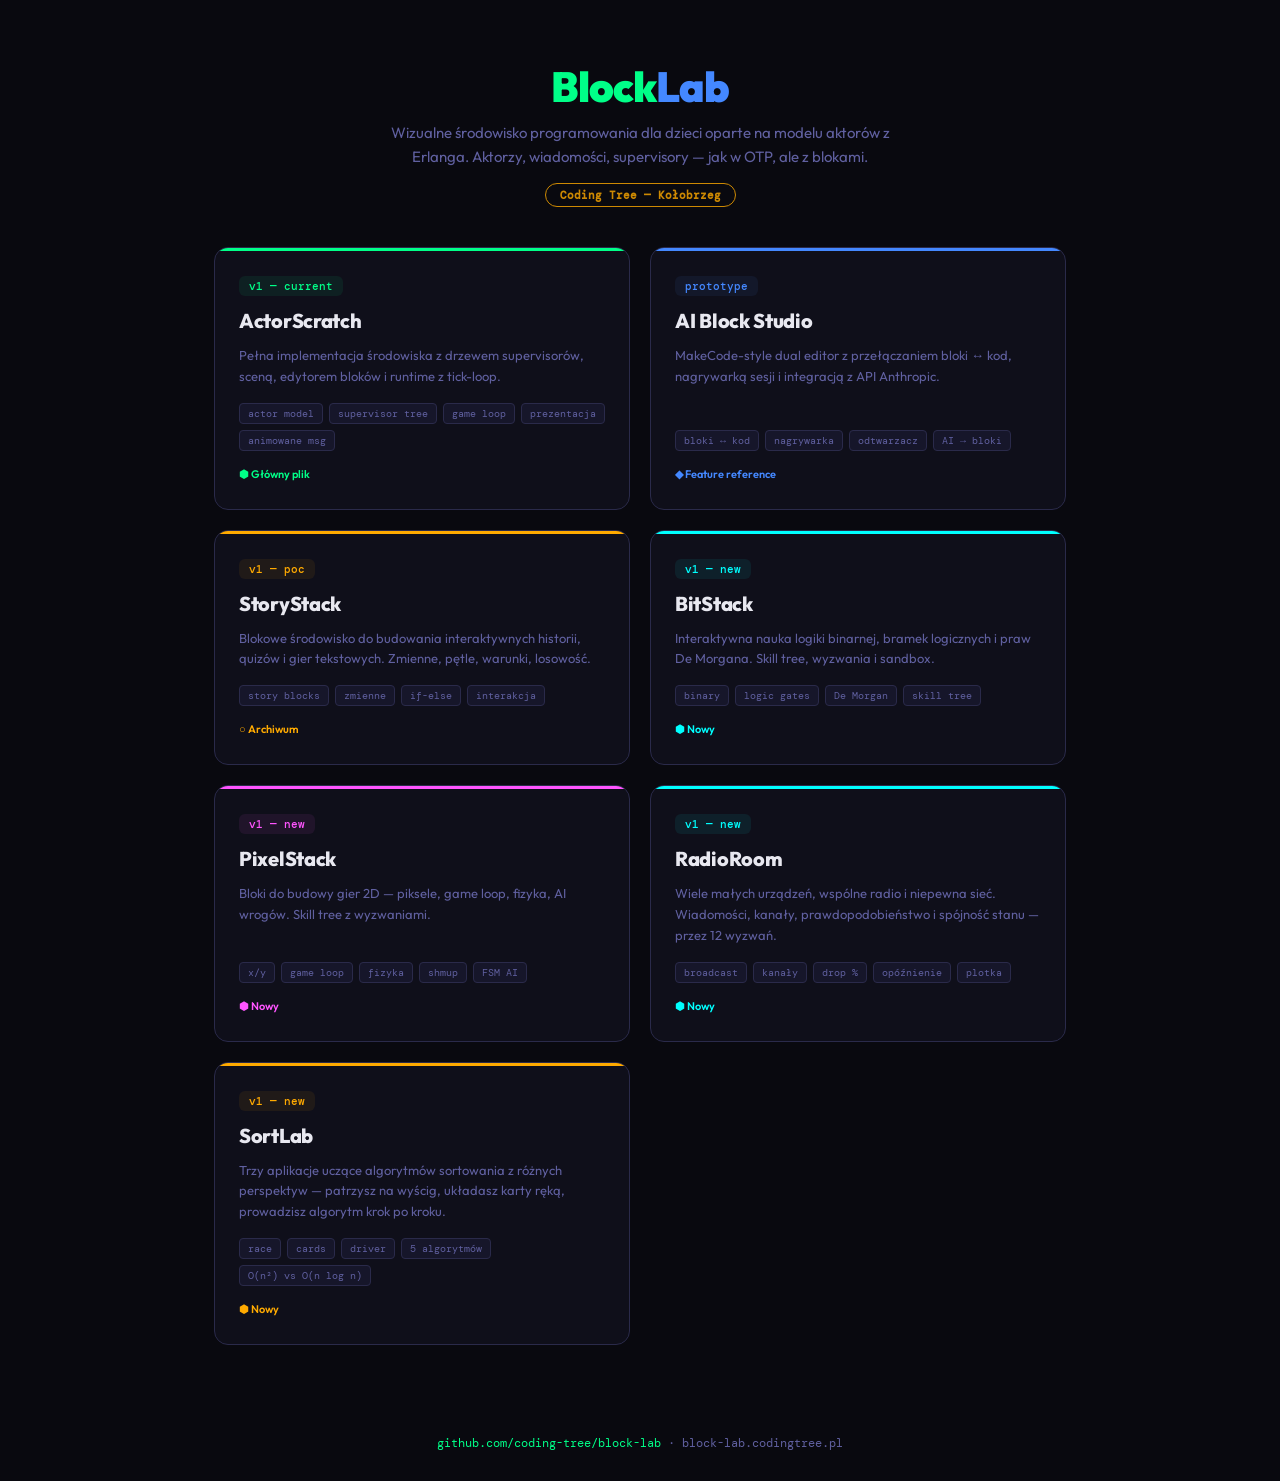
<file: index.html>
<!DOCTYPE html>
<html lang="pl">
<head>
<meta charset="UTF-8">
<meta name="viewport" content="width=device-width, initial-scale=1.0">
<title>Block Lab — Coding Tree</title>
<link href="https://fonts.googleapis.com/css2?family=DM+Mono:wght@400;500&family=Outfit:wght@400;500;600;700;800;900&display=swap" rel="stylesheet">
<style>
:root {
  --bg:      #09090f;
  --bg2:     #0f0f1a;
  --bg3:     #16162a;
  --border:  #2a2a4a;
  --border2: #3a3a6a;
  --text:    #e8e8f0;
  --muted:   #6060a0;
  --green:   #00ff88;
  --blue:    #4488ff;
  --orange:  #ffaa00;
  --pink:    #ff55ff;
  --cyan:    #00ffff;
  --font:    'Outfit', sans-serif;
  --mono:    'DM Mono', monospace;
}

*, *::before, *::after { box-sizing: border-box; margin: 0; padding: 0; }

body {
  background: var(--bg);
  color: var(--text);
  font-family: var(--font);
  min-height: 100vh;
  display: flex;
  flex-direction: column;
  align-items: center;
}

header {
  text-align: center;
  padding: 60px 20px 40px;
}

header h1 {
  font-size: 42px;
  font-weight: 900;
  letter-spacing: -1px;
  margin-bottom: 8px;
}
header h1 .block { color: var(--green); }
header h1 .lab { color: var(--blue); }

header p {
  font-size: 15px;
  color: var(--muted);
  max-width: 520px;
  line-height: 1.6;
}

header .badge {
  display: inline-block;
  margin-top: 14px;
  padding: 4px 14px;
  font-size: 11px;
  font-weight: 600;
  font-family: var(--mono);
  color: var(--orange);
  border: 1px solid var(--orange);
  border-radius: 20px;
  opacity: .8;
}

.grid {
  display: grid;
  grid-template-columns: repeat(auto-fit, minmax(280px, 1fr));
  gap: 20px;
  max-width: 900px;
  width: 100%;
  padding: 0 24px 60px;
}

.card {
  background: var(--bg2);
  border: 1px solid var(--border);
  border-radius: 14px;
  padding: 28px 24px;
  display: flex;
  flex-direction: column;
  gap: 12px;
  transition: border-color .2s, transform .2s;
  text-decoration: none;
  color: inherit;
  position: relative;
  overflow: hidden;
}

.card:hover {
  border-color: var(--border2);
  transform: translateY(-3px);
}

.card::before {
  content: '';
  position: absolute;
  top: 0; left: 0; right: 0;
  height: 3px;
}

.card[data-accent="green"]::before  { background: var(--green); }
.card[data-accent="blue"]::before   { background: var(--blue); }
.card[data-accent="pink"]::before   { background: var(--pink); }
.card[data-accent="orange"]::before { background: var(--orange); }
.card[data-accent="cyan"]::before   { background: var(--cyan); }

.card .version {
  font-family: var(--mono);
  font-size: 11px;
  font-weight: 500;
  padding: 3px 10px;
  border-radius: 6px;
  align-self: flex-start;
}

.card[data-accent="green"] .version  { color: var(--green); background: #00ff8812; }
.card[data-accent="blue"] .version   { color: var(--blue); background: #4488ff12; }
.card[data-accent="pink"] .version   { color: var(--pink); background: #ff55ff12; }
.card[data-accent="orange"] .version { color: var(--orange); background: #ffaa0012; }
.card[data-accent="cyan"] .version   { color: var(--cyan); background: #00ffff12; }

.card h2 {
  font-size: 20px;
  font-weight: 800;
  letter-spacing: -.3px;
}

.card .desc {
  font-size: 13px;
  color: var(--muted);
  line-height: 1.6;
  flex: 1;
}

.card .features {
  display: flex;
  flex-wrap: wrap;
  gap: 6px;
  margin-top: 4px;
}

.card .features span {
  font-family: var(--mono);
  font-size: 10px;
  padding: 3px 8px;
  border-radius: 4px;
  background: var(--bg3);
  border: 1px solid var(--border);
  color: var(--muted);
}

.card .status {
  font-size: 11px;
  font-weight: 600;
  margin-top: 4px;
}

footer {
  padding: 30px 20px;
  text-align: center;
  font-size: 12px;
  color: var(--muted);
  font-family: var(--mono);
}

footer a {
  color: var(--green);
  text-decoration: none;
}
footer a:hover { text-decoration: underline; }
</style>
</head>
<body>

<header>
  <h1><span class="block">Block</span><span class="lab">Lab</span></h1>
  <p>Wizualne środowisko programowania dla dzieci oparte na modelu aktorów z Erlanga. Aktorzy, wiadomości, supervisory — jak w OTP, ale z blokami.</p>
  <div class="badge">Coding Tree — Kołobrzeg</div>
</header>

<div class="grid">

  <a class="card" href="actor-scratch/" data-accent="green">
    <span class="version">v1 — current</span>
    <h2>ActorScratch</h2>
    <p class="desc">Pełna implementacja środowiska z drzewem supervisorów, sceną, edytorem bloków i runtime z tick-loop.</p>
    <div class="features">
      <span>actor model</span>
      <span>supervisor tree</span>
      <span>game loop</span>
      <span>prezentacja</span>
      <span>animowane msg</span>
    </div>
    <div class="status" style="color: var(--green);">⬢ Główny plik</div>
  </a>

  <a class="card" href="ai-block-studio/" data-accent="blue">
    <span class="version">prototype</span>
    <h2>AI Block Studio</h2>
    <p class="desc">MakeCode-style dual editor z przełączaniem bloki ↔ kod, nagrywarką sesji i integracją z API Anthropic.</p>
    <div class="features">
      <span>bloki ↔ kod</span>
      <span>nagrywarka</span>
      <span>odtwarzacz</span>
      <span>AI → bloki</span>
    </div>
    <div class="status" style="color: var(--blue);">◆ Feature reference</div>
  </a>

<a class="card" href="story-stack/" data-accent="orange">
    <span class="version">v1 — poc</span>
    <h2>StoryStack</h2>
    <p class="desc">Blokowe środowisko do budowania interaktywnych historii, quizów i gier tekstowych. Zmienne, pętle, warunki, losowość.</p>
    <div class="features">
      <span>story blocks</span>
      <span>zmienne</span>
      <span>if-else</span>
      <span>interakcja</span>
    </div>
    <div class="status" style="color: var(--orange);">○ Archiwum</div>
  </a>

  <a class="card" href="bit-stack/" data-accent="cyan">
    <span class="version">v1 — new</span>
    <h2>BitStack</h2>
    <p class="desc">Interaktywna nauka logiki binarnej, bramek logicznych i praw De Morgana. Skill tree, wyzwania i sandbox.</p>
    <div class="features">
      <span>binary</span>
      <span>logic gates</span>
      <span>De Morgan</span>
      <span>skill tree</span>
    </div>
    <div class="status" style="color: var(--cyan);">⬢ Nowy</div>
  </a>

  <a class="card" href="pixel-stack/" data-accent="pink">
    <span class="version">v1 — new</span>
    <h2>PixelStack</h2>
    <p class="desc">Bloki do budowy gier 2D — piksele, game loop, fizyka, AI wrogów. Skill tree z wyzwaniami.</p>
    <div class="features">
      <span>x/y</span>
      <span>game loop</span>
      <span>fizyka</span>
      <span>shmup</span>
      <span>FSM AI</span>
    </div>
    <div class="status" style="color: var(--pink);">⬢ Nowy</div>
  </a>

  <a class="card" href="radio-room/" data-accent="cyan">
    <span class="version">v1 — new</span>
    <h2>RadioRoom</h2>
    <p class="desc">Wiele małych urządzeń, wspólne radio i niepewna sieć. Wiadomości, kanały, prawdopodobieństwo i spójność stanu — przez 12 wyzwań.</p>
    <div class="features">
      <span>broadcast</span>
      <span>kanały</span>
      <span>drop %</span>
      <span>opóźnienie</span>
      <span>plotka</span>
    </div>
    <div class="status" style="color: var(--cyan);">⬢ Nowy</div>
  </a>

  <a class="card" href="sort-lab/" data-accent="orange">
    <span class="version">v1 — new</span>
    <h2>SortLab</h2>
    <p class="desc">Trzy aplikacje uczące algorytmów sortowania z różnych perspektyw — patrzysz na wyścig, układasz karty ręką, prowadzisz algorytm krok po kroku.</p>
    <div class="features">
      <span>race</span>
      <span>cards</span>
      <span>driver</span>
      <span>5 algorytmów</span>
      <span>O(n²) vs O(n log n)</span>
    </div>
    <div class="status" style="color: var(--orange);">⬢ Nowy</div>
  </a>

</div>

<footer>
  <a href="https://github.com/coding-tree/block-lab">github.com/coding-tree/block-lab</a> · block-lab.codingtree.pl
</footer>

</body>
</html>
</file>
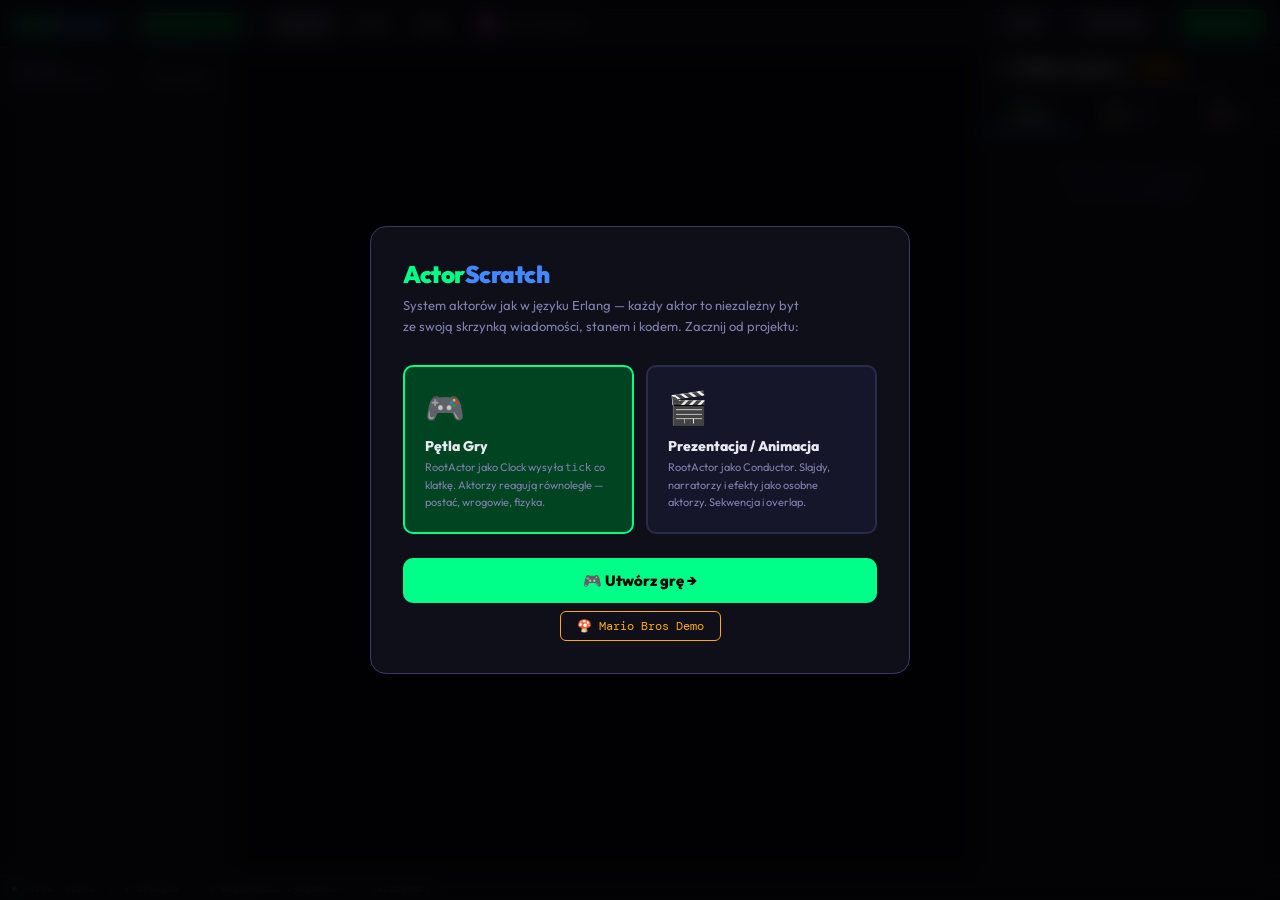
<file: actor-scratch/index.html>
<!DOCTYPE html>
<html lang="pl">
<head>
<meta charset="UTF-8">
<meta name="viewport" content="width=device-width, initial-scale=1.0">
<title>ActorScratch — Model Aktorów</title>
<link href="https://fonts.googleapis.com/css2?family=DM+Mono:ital,wght@0,400;0,500;1,400&family=Outfit:wght@400;500;600;700;800;900&display=swap" rel="stylesheet">
<style>
/* ═══════════════════════════════════════
   DESIGN: Retro-terminal meets modern IDE
   Czarne tło, zielone akcenty (Erlang vibes),
   aktorzy jako "węzły" z pulsującym życiem
   ═══════════════════════════════════════ */
:root {
  --bg:        #09090f;
  --bg2:       #0f0f1a;
  --bg3:       #16162a;
  --bg4:       #1e1e35;
  --border:    #2a2a4a;
  --border2:   #3a3a6a;
  --text:      #e8e8f0;
  --muted:     #6060a0;
  --muted2:    #8080b0;

  /* Actor colors */
  --root:      #00ff88;
  --root-dim:  #004422;
  --sup:       #4488ff;
  --sup-dim:   #111833;
  --worker:    #ffaa00;
  --worker-dim:#331f00;
  --dead:      #ff3355;
  --dead-dim:  #330011;

  --msg:       #ff55ff;
  --tick:      #00ffff;

  --r: 10px;
  --r-sm: 6px;
  --font: 'Outfit', sans-serif;
  --mono: 'DM Mono', monospace;
}

*, *::before, *::after { box-sizing: border-box; margin: 0; padding: 0; }
html, body { height: 100%; overflow: hidden; background: var(--bg); color: var(--text); font-family: var(--font); font-size: 13px; }

/* ── SCREEN LAYOUT ── */
#app { display: grid; grid-template-rows: 48px 1fr 24px; height: 100vh; }

/* ── TOPBAR ── */
#topbar {
  display: flex; align-items: center; gap: 6px;
  padding: 0 14px;
  background: var(--bg2);
  border-bottom: 1px solid var(--border);
  z-index: 100;
  flex-shrink: 0;
}
.logo {
  font-size: 16px; font-weight: 900; letter-spacing: -0.5px;
  margin-right: 6px;
}
.logo .a { color: var(--root); }
.logo .s { color: var(--sup); }

.tb-divider { width: 1px; height: 22px; background: var(--border); margin: 0 4px; }

.tb-btn {
  height: 28px; padding: 0 12px;
  border-radius: var(--r-sm);
  border: 1px solid var(--border2);
  background: var(--bg3);
  color: var(--text);
  font-family: var(--font);
  font-size: 12px; font-weight: 600;
  cursor: pointer;
  display: flex; align-items: center; gap: 5px;
  transition: all .12s;
  white-space: nowrap;
}
.tb-btn:hover { background: var(--bg4); border-color: var(--muted2); }
.tb-btn.run  { background: var(--root-dim); border-color: var(--root); color: var(--root); }
.tb-btn.run:hover { background: #006633; }
.tb-btn.run.running { background: var(--dead-dim); border-color: var(--dead); color: var(--dead); }
.tb-btn.active { border-color: var(--sup); color: var(--sup); }

.mode-pills {
  display: flex; background: var(--bg); border: 1px solid var(--border); border-radius: var(--r-sm); overflow: hidden;
}
.mode-pills .tb-btn { border: none; border-radius: 0; background: transparent; }
.mode-pills .tb-btn.active { background: var(--bg4); color: var(--text); }

.msg-toggle {
  display: flex; align-items: center; gap: 6px;
  font-size: 11px; color: var(--muted2);
  cursor: pointer; user-select: none;
}
.msg-toggle input { accent-color: var(--msg); cursor: pointer; }

.tb-spacer { flex: 1; }

.project-mode-badge {
  font-size: 11px; font-family: var(--mono);
  padding: 3px 10px;
  border-radius: 20px;
  border: 1px solid;
  font-weight: 500;
}
.badge-game { border-color: var(--root); color: var(--root); background: var(--root-dim); }
.badge-pres  { border-color: var(--sup);  color: var(--sup);  background: var(--sup-dim); }

/* ── MAIN COLUMNS ── */
#main {
  display: grid;
  grid-template-columns: 230px 1fr 300px;
  overflow: hidden;
}

/* ═══ LEFT: SUPERVISOR TREE ═══ */
#tree-panel {
  background: var(--bg2);
  border-right: 1px solid var(--border);
  display: flex; flex-direction: column;
  overflow: hidden;
}
#tree-header {
  padding: 10px 12px 8px;
  font-size: 10px; font-weight: 700;
  text-transform: uppercase; letter-spacing: 1.5px;
  color: var(--muted); border-bottom: 1px solid var(--border);
  flex-shrink: 0;
  display: flex; align-items: center; justify-content: space-between;
}
#tree-scroll { flex: 1; overflow-y: auto; padding: 10px 8px; }

/* Tree nodes */
.tree-node {
  display: flex; flex-direction: column; margin-bottom: 2px;
}
.tree-node-row {
  display: flex; align-items: center; gap: 6px;
  padding: 6px 8px;
  border-radius: var(--r-sm);
  cursor: pointer;
  border: 1px solid transparent;
  transition: all .12s;
  position: relative;
}
.tree-node-row:hover { background: var(--bg3); }
.tree-node-row.selected { background: var(--bg4); border-color: var(--border2); }
.tree-node-row.root-node { border-color: var(--root-dim); background: #001a0d; }
.tree-node-row.root-node.selected { border-color: var(--root); }

.tree-node-children { margin-left: 16px; border-left: 1px solid var(--border); padding-left: 8px; }

.node-icon { font-size: 15px; flex-shrink: 0; }
.node-name { font-weight: 600; font-size: 12px; flex: 1; overflow: hidden; text-overflow: ellipsis; white-space: nowrap; }
.node-badge {
  font-size: 9px; font-weight: 700; text-transform: uppercase;
  padding: 1px 5px; border-radius: 3px; letter-spacing: .5px;
}
.badge-root   { background: var(--root-dim); color: var(--root); }
.badge-sup    { background: var(--sup-dim);  color: var(--sup); }
.badge-worker { background: var(--worker-dim); color: var(--worker); }

.node-status {
  width: 6px; height: 6px; border-radius: 50%; flex-shrink: 0;
}
.status-alive  { background: var(--root); box-shadow: 0 0 5px var(--root); animation: pulse-alive 2s ease-in-out infinite; }
.status-idle   { background: var(--worker); }
.status-dead   { background: var(--dead); }
.status-sup    { background: var(--sup); }

@keyframes pulse-alive { 0%,100%{opacity:1} 50%{opacity:.4} }

/* Add actor buttons */
.add-actor-row {
  display: flex; gap: 4px; margin-top: 8px; padding: 0 4px;
}
.add-btn {
  flex: 1; padding: 5px; border-radius: var(--r-sm);
  border: 1px dashed var(--border2);
  background: transparent; color: var(--muted2);
  font-family: var(--font); font-size: 11px; font-weight: 600;
  cursor: pointer; transition: all .12s; text-align: center;
}
.add-btn:hover { border-style: solid; }
.add-btn.sup    { color: var(--sup); border-color: var(--sup-dim); }
.add-btn.sup:hover    { background: var(--sup-dim); }
.add-btn.worker { color: var(--worker); border-color: var(--worker-dim); }
.add-btn.worker:hover { background: var(--worker-dim); }

/* Supervisor policy */
.sup-policy {
  display: flex; gap: 3px; margin: 4px 0 0 24px;
}
.policy-btn {
  font-size: 9px; font-weight: 700; text-transform: uppercase; letter-spacing: .3px;
  padding: 2px 5px; border-radius: 3px; cursor: pointer;
  border: 1px solid var(--border); background: transparent; color: var(--muted);
  transition: all .1s;
}
.policy-btn.active { background: var(--sup-dim); border-color: var(--sup); color: var(--sup); }

/* ═══ CENTER: SCENE ═══ */
#scene-area {
  position: relative; overflow: hidden;
  background: var(--bg);
  background-image: radial-gradient(circle at 1px 1px, var(--border) 1px, transparent 0);
  background-size: 32px 32px;
}

/* SVG message arrows overlay */
#msg-svg {
  position: absolute; inset: 0; pointer-events: none; z-index: 5;
}

/* Actor bodies on scene */
.actor-body {
  position: absolute;
  background: var(--bg3);
  border: 2px solid var(--border);
  border-radius: var(--r);
  min-width: 110px;
  cursor: move;
  user-select: none;
  z-index: 10;
  transition: border-color .2s, box-shadow .2s;
}
.actor-body:hover { z-index: 20; }
.actor-body.selected { z-index: 30; }
.actor-body.worker-actor { border-color: var(--worker-dim); }
.actor-body.worker-actor.selected { border-color: var(--worker); box-shadow: 0 0 20px #ffaa0033; }
.actor-body.root-actor { border-color: var(--root); box-shadow: 0 0 16px #00ff8820; }
.actor-body.receiving { animation: flash-msg .3s ease; }
@keyframes flash-msg { 0%,100%{} 50%{box-shadow: 0 0 30px var(--msg), 0 0 60px var(--msg); } }

.actor-head {
  padding: 7px 10px 5px;
  border-bottom: 1px solid var(--border);
  display: flex; align-items: center; gap: 6px;
}
.actor-avatar {
  width: 28px; height: 28px; border-radius: 50%;
  display: flex; align-items: center; justify-content: center;
  font-size: 15px; flex-shrink: 0;
}
.actor-title { font-weight: 700; font-size: 12px; flex: 1; }
.actor-pid {
  font-family: var(--mono); font-size: 9px; color: var(--muted);
}

.actor-mailbox {
  padding: 4px 8px;
  border-bottom: 1px solid var(--border);
  min-height: 24px;
  display: flex; flex-wrap: wrap; gap: 3px; align-items: center;
}
.mailbox-label { font-size: 9px; color: var(--muted); text-transform: uppercase; letter-spacing: .5px; margin-right: 2px; }
.mail-msg {
  font-size: 9px; font-family: var(--mono); font-weight: 500;
  padding: 1px 5px; border-radius: 3px;
  background: #ff55ff22; border: 1px solid #ff55ff55; color: var(--msg);
  animation: pop-in .15s ease;
}
@keyframes pop-in { from{transform:scale(0)} to{transform:scale(1)} }

.actor-state {
  padding: 4px 8px 6px;
  font-size: 10px; font-family: var(--mono); color: var(--muted2);
  min-height: 20px;
}

/* Scene hint */
#scene-hint {
  position: absolute; top: 50%; left: 50%;
  transform: translate(-50%, -50%);
  text-align: center; color: var(--border2);
  pointer-events: none; font-size: 13px; line-height: 2;
}

/* ═══ CENTER: GAME VIEW ═══ */
#game-area {
  position: relative; overflow: hidden;
  background: #1a1a2e;
  grid-row: 1; grid-column: 2;
}
#game-canvas {
  width: 100%; height: 100%;
  image-rendering: pixelated;
}

/* ═══ RIGHT: ACTOR EDITOR ═══ */
#editor-panel {
  background: var(--bg2);
  border-left: 1px solid var(--border);
  display: flex; flex-direction: column;
  overflow: hidden;
}
#editor-header {
  padding: 10px 14px 8px;
  border-bottom: 1px solid var(--border);
  flex-shrink: 0;
}
#editor-actor-name {
  font-weight: 800; font-size: 15px; margin-bottom: 2px;
  display: flex; align-items: center; gap: 8px;
}
#editor-actor-type { font-size: 10px; color: var(--muted); font-family: var(--mono); }

/* Block palette inside editor */
#editor-tabs {
  display: flex; border-bottom: 1px solid var(--border); flex-shrink: 0;
}
.etab {
  flex: 1; padding: 7px; text-align: center;
  font-size: 11px; font-weight: 600;
  color: var(--muted); cursor: pointer;
  border-bottom: 2px solid transparent; transition: all .12s;
}
.etab.active { color: var(--text); border-bottom-color: var(--sup); }

#editor-body { flex: 1; overflow-y: auto; }

/* Block palette */
#block-palette { padding: 8px; display: flex; flex-direction: column; gap: 3px; }
.bcat { font-size: 9px; font-weight: 700; text-transform: uppercase; letter-spacing: 1px; color: var(--muted); padding: 7px 4px 3px; }

.bpal {
  border-radius: var(--r-sm);
  padding: 7px 10px;
  font-size: 12px; font-weight: 600;
  cursor: grab; user-select: none;
  display: flex; align-items: center; gap: 7px;
  transition: transform .1s, filter .1s;
  border: 1px solid transparent;
}
.bpal:hover { transform: translateX(4px); filter: brightness(1.2); }

/* Code blocks in script */
#block-script { padding: 8px; display: flex; flex-direction: column; gap: 0; }
#block-script-empty { padding: 20px; text-align: center; color: var(--muted); font-size: 12px; line-height: 1.8; }

.script-block {
  border-radius: 0;
  padding: 7px 10px;
  font-size: 12px; font-weight: 600;
  display: flex; align-items: center; gap: 6px;
  position: relative;
  border-left: 3px solid transparent;
  cursor: grab; user-select: none;
  transition: filter .1s;
}
.script-block:first-child { border-radius: 8px 8px 0 0; }
.script-block:last-child  { border-radius: 0 0 8px 8px; }
.script-block:only-child  { border-radius: 8px; }
.script-block:hover { filter: brightness(1.15); }

.script-field {
  background: #00000040;
  border: 1px solid #ffffff20;
  border-radius: 4px;
  padding: 2px 6px;
  color: #fff; font-family: var(--mono);
  font-size: 11px; min-width: 50px; max-width: 120px;
  outline: none; cursor: text;
}
.script-field:focus { border-color: #ffffff50; }

.script-block-rm {
  margin-left: auto; background: none; border: none;
  color: #ffffff25; cursor: pointer; font-size: 13px;
  padding: 2px 4px; border-radius: 3px; transition: color .1s;
}
.script-block-rm:hover { color: var(--dead); }

/* Script drop zone */
.script-dz {
  height: 2px; border-radius: 3px; transition: height .15s, background .15s;
}
.script-dz.over { height: 22px; background: #4488ff30; border: 1px dashed var(--sup); border-radius: 4px; }

.script-block.drag-over-top { box-shadow: 0 -3px 0 0 var(--sup); }
.script-block.drag-over-bottom { box-shadow: 0 3px 0 0 var(--sup); }

/* Actor state editor */
#state-editor { padding: 10px 12px; display: flex; flex-direction: column; gap: 6px; }
.state-row { display: flex; gap: 6px; align-items: center; }
.state-key, .state-val {
  flex: 1; background: var(--bg); border: 1px solid var(--border);
  border-radius: var(--r-sm); padding: 5px 8px;
  color: var(--text); font-family: var(--mono); font-size: 11px; outline: none;
}
.state-key:focus, .state-val:focus { border-color: var(--border2); }
.state-rm { background: none; border: none; color: var(--muted); cursor: pointer; font-size: 14px; }
.state-rm:hover { color: var(--dead); }
.state-add { width: 100%; padding: 6px; background: none; border: 1px dashed var(--border2);
  border-radius: var(--r-sm); color: var(--muted); cursor: pointer; font-family: var(--font); font-size: 11px; font-weight: 600;
  transition: all .12s; }
.state-add:hover { border-color: var(--worker); color: var(--worker); }

/* ═══ BLOCK COLORS ═══ */
.bc-lifecycle { background: #0a1f0a; border-left-color: var(--root) !important; color: #7ee787; }
.bc-msg       { background: #1a0a1a; border-left-color: var(--msg) !important; color: #ff99ff; }
.bc-state     { background: #1a1000; border-left-color: var(--worker) !important; color: #ffcc66; }
.bc-control   { background: #0a0a1a; border-left-color: var(--sup) !important; color: #88aaff; }
.bc-clock     { background: #001a1a; border-left-color: var(--tick) !important; color: #66ffff; }
.bc-pres      { background: #1a001a; border-left-color: #cc44ff !important; color: #dd88ff; }

/* ═══ MESSAGE ANIMATION ═══ */
.msg-arrow { stroke: var(--msg); stroke-width: 2; fill: none; opacity: 0; }
.msg-arrow.flying { animation: fly-msg .6s ease forwards; }
@keyframes fly-msg { 0%{opacity:1;stroke-dashoffset:200} 100%{opacity:0;stroke-dashoffset:0} }

.msg-dot {
  position: fixed; pointer-events: none; z-index: 200;
  width: 12px; height: 12px; border-radius: 50%;
  background: var(--msg); box-shadow: 0 0 8px var(--msg);
  transform: translate(-50%, -50%);
  animation: msg-travel .5s ease forwards;
}
@keyframes msg-travel { 0%{opacity:1} 100%{opacity:0} }

/* ═══ PROJECT PICKER MODAL ═══ */
#project-modal {
  position: fixed; inset: 0;
  background: #000000cc;
  z-index: 500;
  display: flex; align-items: center; justify-content: center;
  backdrop-filter: blur(10px);
}
#project-modal.hidden { display: none; }
.pm-box {
  background: var(--bg2);
  border: 1px solid var(--border2);
  border-radius: 16px;
  padding: 32px;
  width: 540px; max-width: 96vw;
}
.pm-box h1 {
  font-size: 24px; font-weight: 900; margin-bottom: 6px;
  letter-spacing: -0.5px;
}
.pm-box h1 .a { color: var(--root); }
.pm-box h1 .s { color: var(--sup); }
.pm-tagline { color: var(--muted2); font-size: 13px; margin-bottom: 28px; line-height: 1.6; }
.pm-modes { display: grid; grid-template-columns: 1fr 1fr; gap: 12px; margin-bottom: 24px; }
.pm-card {
  background: var(--bg3);
  border: 2px solid var(--border);
  border-radius: var(--r);
  padding: 20px;
  cursor: pointer;
  transition: all .15s;
}
.pm-card:hover { border-color: var(--border2); transform: translateY(-2px); }
.pm-card.selected-game { border-color: var(--root); background: var(--root-dim); }
.pm-card.selected-pres  { border-color: var(--sup);  background: var(--sup-dim); }
.pm-card-icon { font-size: 32px; margin-bottom: 10px; }
.pm-card h3 { font-size: 14px; font-weight: 800; margin-bottom: 4px; }
.pm-card p { font-size: 11px; color: var(--muted2); line-height: 1.6; }
.pm-start {
  width: 100%; padding: 13px;
  border-radius: var(--r);
  border: none;
  font-family: var(--font); font-size: 15px; font-weight: 800;
  cursor: pointer; transition: opacity .12s;
}
.pm-start.game { background: var(--root); color: #000; }
.pm-start.pres  { background: var(--sup);  color: #fff; }
.pm-start:hover { opacity: .9; }

/* ═══ STATUSBAR ═══ */
#statusbar {
  height: 24px; display: flex; align-items: center; gap: 12px;
  padding: 0 12px; background: var(--bg2); border-top: 1px solid var(--border);
  font-size: 10px; color: var(--muted); font-family: var(--mono);
}
.sb-dot { width: 5px; height: 5px; border-radius: 50%; background: var(--root); display: inline-block; }

/* ═══ MISC ═══ */
::-webkit-scrollbar { width: 5px; }
::-webkit-scrollbar-track { background: transparent; }
::-webkit-scrollbar-thumb { background: var(--border); border-radius: 3px; }

#toast {
  position: fixed; bottom: 36px; left: 50%;
  transform: translateX(-50%) translateY(12px);
  background: var(--bg3); border: 1px solid var(--border2);
  border-radius: 8px; padding: 7px 16px;
  font-size: 12px; font-weight: 600;
  opacity: 0; transition: all .2s;
  pointer-events: none; z-index: 1000; white-space: nowrap;
}
#toast.show { opacity: 1; transform: translateX(-50%) translateY(0); }

/* Runtime tick flash */
.tick-flash { animation: tf .15s ease; }
@keyframes tf { 0%,100%{} 50%{border-color: var(--tick) !important; box-shadow: 0 0 20px #00ffff44 !important;} }
</style>
</head>
<body>
<div id="app">

<!-- ═══ PROJECT MODAL ═══ -->
<div id="project-modal">
  <div class="pm-box">
    <h1><span class="a">Actor</span><span class="s">Scratch</span></h1>
    <p class="pm-tagline">
      System aktorów jak w języku Erlang — każdy aktor to niezależny byt<br>
      ze swoją skrzynką wiadomości, stanem i kodem. Zacznij od projektu:
    </p>
    <div class="pm-modes">
      <div class="pm-card" id="card-game" onclick="selectMode('game')">
        <div class="pm-card-icon">🎮</div>
        <h3>Pętla Gry</h3>
        <p>RootActor jako Clock wysyła <code>tick</code> co klatkę. Aktorzy reagują równolegle — postać, wrogowie, fizyka.</p>
      </div>
      <div class="pm-card" id="card-pres" onclick="selectMode('pres')">
        <div class="pm-card-icon">🎬</div>
        <h3>Prezentacja / Animacja</h3>
        <p>RootActor jako Conductor. Slajdy, narratorzy i efekty jako osobne aktorzy. Sekwencja i overlap.</p>
      </div>
    </div>
    <button class="pm-start game" id="pm-start-btn" onclick="startProject()">Utwórz projekt →</button>
    <div style="text-align:center;margin-top:8px;">
      <button onclick="initMarioProject()" style="background:none;border:1px solid var(--worker);color:var(--worker);padding:6px 16px;border-radius:6px;font-family:var(--mono);font-size:12px;cursor:pointer;">🍄 Mario Bros Demo</button>
    </div>
  </div>
</div>

<!-- ═══ TOPBAR ═══ -->
<div id="topbar">
  <span class="logo"><span class="a">Actor</span><span class="s">Scratch</span></span>
  <div class="tb-divider"></div>
  <span class="project-mode-badge badge-game" id="mode-badge">🎮 Pętla Gry</span>
  <div class="tb-divider"></div>
  <div class="mode-pills">
    <button class="tb-btn active" id="view-scene-btn" onclick="setView('scene')">🎭 Scena</button>
    <button class="tb-btn" id="view-game-btn" onclick="setView('game')">🎮 Gra</button>
    <button class="tb-btn" id="view-code-btn" onclick="setView('code')">{ } Kod</button>
  </div>
  <div class="tb-divider"></div>
  <label class="msg-toggle">
    <input type="checkbox" id="show-msgs" checked onchange="toggleMsgVis()">
    animuj wiadomości
  </label>
  <div class="tb-spacer"></div>
  <button class="tb-btn" onclick="spawnActor('worker')">＋ Aktor</button>
  <button class="tb-btn" onclick="spawnActor('supervisor')">＋ Supervisor</button>
  <div class="tb-divider"></div>
  <button class="tb-btn run" id="run-btn" onclick="toggleRun()">▶ Uruchom</button>
</div>

<!-- ═══ MAIN ═══ -->
<div id="main">

  <!-- LEFT: TREE -->
  <div id="tree-panel">
    <div id="tree-header">
      <span>Drzewo Supervisorów</span>
      <span id="tree-actor-count" style="font-size:11px;color:var(--muted)">0 aktorów</span>
    </div>
    <div id="tree-scroll"></div>
  </div>

  <!-- CENTER: SCENE -->
  <div id="scene-area" ondragover="e=>e.preventDefault()" ondrop="onSceneDrop(event)">
    <svg id="msg-svg"></svg>
    <div id="scene-hint">
      <div style="font-size:42px;margin-bottom:12px">⬡</div>
      Spawnuj aktorów przyciskami wyżej<br>
      lub kliknij <strong>▶ Uruchom</strong> aby zobaczyć ich w akcji
    </div>
  </div>

  <!-- CENTER: GAME VIEW -->
  <div id="game-area" style="display:none;">
    <canvas id="game-canvas"></canvas>
    <div id="game-hint" style="position:absolute;top:50%;left:50%;transform:translate(-50%,-50%);text-align:center;color:var(--border2);pointer-events:none;font-size:13px;line-height:2;">
      <div style="font-size:42px;margin-bottom:12px">🎮</div>
      Uruchom grę aby zobaczyć sprite'y w akcji
    </div>
  </div>

  <!-- RIGHT: EDITOR -->
  <div id="editor-panel">
    <div id="editor-header">
      <div id="editor-actor-name">
        <span id="ed-icon">⬡</span>
        <span id="ed-name">Wybierz aktora</span>
        <span class="node-badge badge-worker" id="ed-badge">WORKER</span>
      </div>
      <div id="editor-actor-type" style="font-family:var(--mono);font-size:10px;color:var(--muted)">← kliknij aktora w drzewie lub na scenie</div>
    </div>
    <div id="editor-tabs">
      <div class="etab active" onclick="setEdTab('blocks')" id="etab-blocks">🧩 Bloki</div>
      <div class="etab" onclick="setEdTab('palette')" id="etab-palette">📦 Paleta</div>
      <div class="etab" onclick="setEdTab('state')" id="etab-state">🧠 Stan</div>
    </div>
    <div id="editor-body">
      <div id="tab-blocks">
        <div id="block-script">
          <div id="block-script-empty">Wybierz aktora i przeciągaj<br>bloki z zakładki <strong>Paleta</strong></div>
        </div>
      </div>
      <div id="tab-palette" style="display:none">
        <div id="block-palette"></div>
      </div>
      <div id="tab-state" style="display:none">
        <div id="state-editor">
          <div style="font-size:11px;color:var(--muted);padding:4px 0 8px">Stan wewnętrzny aktora (klucz → wartość):</div>
          <div id="state-rows"></div>
          <button class="state-add" onclick="addStateRow()">＋ Dodaj pole stanu</button>
        </div>
      </div>
    </div>
  </div>
</div>

<!-- STATUSBAR -->
<div id="statusbar">
  <span class="sb-dot"></span>
  <span id="sb-mode">Tryb: Scena</span>
  <span>│</span>
  <span id="sb-actors">0 aktorów</span>
  <span>│</span>
  <span id="sb-msgs">0 wiadomości wysłanych</span>
  <span>│</span>
  <span id="sb-tick" style="color:var(--muted)">zatrzymany</span>
</div>
</div><!-- #app -->

<div id="toast"></div>

<script>
// ═══════════════════════════════════════════════════════════
//  STATE
// ═══════════════════════════════════════════════════════════
const S = {
  projectMode: 'game',   // 'game' | 'pres'
  actors: {},            // id → actor
  selected: null,        // selected actor id
  running: false,
  tickInterval: null,
  tickCount: 0,
  msgCount: 0,
  showMsgs: true,
  view: 'scene',
  edTab: 'blocks',
  dragBlockType: null,
  dragScriptIdx: null,
  counter: 0,
};

// ═══════════════════════════════════════════════════════════
//  ACTOR SCHEMA
// ═══════════════════════════════════════════════════════════
/*
  actor = {
    id: 'a1',
    pid: '<0.1.0>',
    name: 'Player',
    type: 'root' | 'supervisor' | 'worker',
    parentId: null | 'a0',
    children: ['a2','a3'],  // only for root/supervisor
    policy: 'one_for_one',  // only for supervisor
    maxRestarts: 3,
    icon: '🤖',
    color: '#ffaa00',
    x: 200, y: 150,         // scene position
    mailbox: [],            // current messages
    state: { key: val },    // internal state
    blocks: [],             // code blocks
    status: 'alive'|'idle'|'dead',
  }
*/

function mkId() { return 'a' + (++S.counter); }
function mkPid(n) { return `<0.${n}.0>`; }

// ═══════════════════════════════════════════════════════════
//  PROJECT INIT
// ═══════════════════════════════════════════════════════════
let selectedProjectMode = 'game';

function selectMode(m) {
  selectedProjectMode = m;
  document.getElementById('card-game').classList.toggle('selected-game', m === 'game');
  document.getElementById('card-pres').classList.toggle('selected-pres', m === 'pres');
  const btn = document.getElementById('pm-start-btn');
  btn.className = 'pm-start ' + m;
  btn.textContent = m === 'game' ? '🎮 Utwórz grę →' : '🎬 Utwórz prezentację →';
}

function startProject() {
  S.projectMode = selectedProjectMode;
  document.getElementById('project-modal').classList.add('hidden');

  const badge = document.getElementById('mode-badge');
  if (S.projectMode === 'game') {
    badge.textContent = '🎮 Pętla Gry';
    badge.className = 'project-mode-badge badge-game';
    initGameProject();
  } else {
    badge.textContent = '🎬 Prezentacja';
    badge.className = 'project-mode-badge badge-pres';
    initPresProject();
  }

  buildPalette();
  renderAll();
}

function initGameProject() {
  // RootActor: Game (Clock)
  const root = createActor('root', 'Game', '⬡', null, 300, 40);
  root.blocks = [
    { type: 'on_start', fields: {} },
    { type: 'clock_tick', fields: { ms: '16' } },
    { type: 'send_all', fields: { msg: 'tick' } },
  ];

  // Supervisor: Systems
  const supSys = createActor('supervisor', 'Systems', '🛡', root.id, 120, 160);
  supSys.policy = 'one_for_one';

  // Supervisor: Entities
  const supEnt = createActor('supervisor', 'Entities', '🛡', root.id, 440, 160);
  supEnt.policy = 'one_for_one';

  // Workers under Systems
  const wPhys = createActor('worker', 'Physics', '⚙️', supSys.id, 60, 280);
  wPhys.blocks = [
    { type: 'on_msg', fields: { msg: 'tick' } },
    { type: 'state_set', fields: { key: 'vel_y', val: 'stan.vel_y + 0.1' } },
  ];
  wPhys.state = { vel_y: '0', gravity: '0.1' };

  const wInput = createActor('worker', 'Input', '⌨️', supSys.id, 200, 280);
  wInput.blocks = [
    { type: 'on_msg', fields: { msg: 'tick' } },
    { type: 'send_msg', fields: { to: 'Player', msg: 'move', data: 'klawiatura' } },
  ];

  // Workers under Entities
  const wPlayer = createActor('worker', 'Player', '🧑', supEnt.id, 380, 280);
  wPlayer.blocks = [
    { type: 'on_start', fields: {} },
    { type: 'state_set', fields: { key: 'hp', val: '100' } },
    { type: 'on_msg', fields: { msg: 'move' } },
    { type: 'state_set', fields: { key: 'x', val: 'stan.x + 5' } },
  ];
  wPlayer.state = { x: '200', y: '150', hp: '100' };

  const wEnemy = createActor('worker', 'Enemy_1', '👾', supEnt.id, 520, 280);
  wEnemy.blocks = [
    { type: 'on_msg', fields: { msg: 'tick' } },
    { type: 'send_msg', fields: { to: 'Player', msg: 'attack', data: '10' } },
  ];
  wEnemy.state = { x: '400', y: '150', hp: '50' };

  selectActor(root.id);
}

function initPresProject() {
  // RootActor: Presentation (Conductor)
  const root = createActor('root', 'Presentation', '🎬', null, 300, 40);
  root.blocks = [
    { type: 'on_start', fields: {} },
    { type: 'pres_queue', fields: { order: 'Slide1, Slide2, Slide3' } },
    { type: 'on_msg', fields: { msg: 'next' } },
    { type: 'send_msg', fields: { to: 'następny', msg: 'play', data: '' } },
  ];

  // Supervisor: Slides
  const supSlides = createActor('supervisor', 'Slides', '🛡', root.id, 120, 160);
  supSlides.policy = 'one_for_one';

  // Supervisor: Effects
  const supFx = createActor('supervisor', 'Effects', '🛡', root.id, 440, 160);
  supFx.policy = 'rest_for_one';

  // Slide workers
  const s1 = createActor('worker', 'Slide_1', '📄', supSlides.id, 60, 280);
  s1.blocks = [
    { type: 'on_msg', fields: { msg: 'play' } },
    { type: 'look_title', fields: { text: 'Witajcie!' } },
    { type: 'look_bg', fields: { color: '#1a1033' } },
    { type: 'send_msg', fields: { to: 'Narrator', msg: 'say', data: 'Cześć, to jest slajd pierwszy' } },
  ];

  const s2 = createActor('worker', 'Slide_2', '📄', supSlides.id, 200, 280);
  s2.blocks = [
    { type: 'on_msg', fields: { msg: 'play' } },
    { type: 'look_title', fields: { text: 'Czym są aktorzy?' } },
    { type: 'look_bg', fields: { color: '#0a1a33' } },
  ];

  // Effect workers
  const wNarr = createActor('worker', 'Narrator', '🗣', supFx.id, 380, 280);
  wNarr.blocks = [
    { type: 'on_msg', fields: { msg: 'say' } },
    { type: 'print', fields: { val: 'wiadomość.data' } },
  ];
  wNarr.state = { głos: 'pl-PL', szybkość: '1.0' };

  const wTrans = createActor('worker', 'Transitions', '✨', supFx.id, 500, 280);
  wTrans.blocks = [
    { type: 'on_msg', fields: { msg: 'fade' } },
    { type: 'wait', fields: { ms: '300' } },
  ];

  selectActor(root.id);
}

// ═══════════════════════════════════════════════════════════
//  KEYBOARD INPUT FOR on_key BLOCKS
// ═══════════════════════════════════════════════════════════
const KEYS_DOWN = {};
const KEYS_PRESSED = {};  // keys pressed since last tick
document.addEventListener('keydown', e => {
  KEYS_DOWN[e.key] = true;
  KEYS_PRESSED[e.key] = true;
});
document.addEventListener('keyup', e => { KEYS_DOWN[e.key] = false; });

function processKeyBlocks() {
  // Merge: keys currently held OR pressed since last tick
  const activeKeys = { ...KEYS_DOWN, ...KEYS_PRESSED };
  // Clear pressed queue
  Object.keys(KEYS_PRESSED).forEach(k => delete KEYS_PRESSED[k]);

  Object.values(S.actors).forEach(actor => {
    actor.blocks.forEach(block => {
      if (block.type === 'on_key' && block.fields.key && activeKeys[block.fields.key]) {
        executeAfterOnMsg(actor, block);
      }
    });
  });
}

// ═══════════════════════════════════════════════════════════
//  MARIO BROS TEMPLATE
// ═══════════════════════════════════════════════════════════
function initMarioProject() {
  S.projectMode = 'game';
  document.getElementById('project-modal').classList.add('hidden');
  const badge = document.getElementById('mode-badge');
  badge.textContent = '🎮 Mario Bros';
  badge.className = 'project-mode-badge badge-game';

  // Root: Game Clock
  const root = createActor('root', 'Game', '🎮', null, 300, 20);
  root.blocks = [
    { type: 'on_start', fields: {} },
    { type: 'clock_tick', fields: { ms: '100' } },
    { type: 'send_all', fields: { msg: 'tick' } },
  ];

  // Supervisor: World
  const supWorld = createActor('supervisor', 'World', '🛡', root.id, 80, 120);
  supWorld.policy = 'one_for_one';

  // Supervisor: Systems
  const supSys = createActor('supervisor', 'Systems', '🛡', root.id, 300, 120);
  supSys.policy = 'one_for_one';

  // Supervisor: Enemies
  const supEnem = createActor('supervisor', 'Enemies', '🛡', root.id, 550, 120);
  supEnem.policy = 'one_for_one';

  // Physics — applies gravity and ground check, sends to Mario
  const physics = createActor('worker', 'Physics', '⚙️', supSys.id, 300, 210);
  physics.state = { gravity: '2', ground: '300', frame: '0' };
  physics.blocks = [
    { type: 'on_msg', fields: { msg: 'tick' } },
    { type: 'state_set', fields: { key: 'frame', val: 'Number(stan.frame) + 1' } },
    { type: 'send_msg', fields: { to: 'Mario', msg: 'gravity', data: '', color: '#66ccff' } },
    { type: 'send_msg', fields: { to: 'Mario', msg: 'ground_check', data: '', color: '#66ffcc' } },
  ];

  // Input — reads keyboard, sends messages to Mario
  const input = createActor('worker', 'Input', '⌨️', supSys.id, 170, 210);
  input.state = {};
  input.blocks = [
    { type: 'on_key', fields: { key: 'ArrowRight' } },
    { type: 'send_msg', fields: { to: 'Mario', msg: 'move_right', data: '', color: '#88ff88' } },
    { type: 'on_key', fields: { key: 'ArrowLeft' } },
    { type: 'send_msg', fields: { to: 'Mario', msg: 'move_left', data: '', color: '#88ff88' } },
    { type: 'on_key', fields: { key: ' ' } },
    { type: 'send_msg', fields: { to: 'Mario', msg: 'jump', data: '', color: '#ffdd00' } },
  ];

  // Mario (player) — reacts to messages from Input, Physics, and enemies
  const mario = createActor('worker', 'Mario', '🟥', supWorld.id, 60, 320);
  mario.state = { x: '100', y: '300', vy: '0', grounded: '1', hp: '3' };
  mario.blocks = [
    { type: 'on_msg', fields: { msg: 'gravity' } },
    { type: 'state_set', fields: { key: 'vy', val: 'Number(stan.vy) + 0.5' } },
    { type: 'state_set', fields: { key: 'y', val: 'Number(stan.y) + Number(stan.vy)' } },
    { type: 'on_msg', fields: { msg: 'ground_check' } },
    { type: 'state_set', fields: { key: 'grounded', val: 'Number(stan.y) >= 300 && Number(stan.vy) >= 0 ? 1 : 0' } },
    { type: 'state_set', fields: { key: 'y', val: 'Number(stan.grounded) === 1 ? Math.min(Number(stan.y), 300) : stan.y' } },
    { type: 'state_set', fields: { key: 'vy', val: 'Number(stan.grounded) === 1 ? 0 : stan.vy' } },
    { type: 'on_msg', fields: { msg: 'move_right' } },
    { type: 'state_set', fields: { key: 'x', val: 'Number(stan.x) + 3' } },
    { type: 'on_msg', fields: { msg: 'move_left' } },
    { type: 'state_set', fields: { key: 'x', val: 'Math.max(0, Number(stan.x) - 3)' } },
    { type: 'on_msg', fields: { msg: 'jump' } },
    { type: 'state_set', fields: { key: 'vy', val: 'Number(stan.grounded) === 1 ? -8 : stan.vy' } },
    { type: 'state_set', fields: { key: 'grounded', val: '0' } },
    { type: 'on_msg', fields: { msg: 'hit' } },
    { type: 'state_set', fields: { key: 'hp', val: 'Number(stan.hp) - 1' } },
    { type: 'send_msg', fields: { to: 'Score', msg: 'damage', data: '', color: '#ff6600' } },
  ];

  // Score — tracks points and coins
  const score = createActor('worker', 'Score', '⭐', supWorld.id, 60, 440);
  score.state = { points: '0', coins: '0' };
  score.blocks = [
    { type: 'on_msg', fields: { msg: 'coin' } },
    { type: 'state_set', fields: { key: 'coins', val: 'Number(stan.coins) + 1' } },
    { type: 'state_set', fields: { key: 'points', val: 'Number(stan.points) + 200' } },
    { type: 'on_msg', fields: { msg: 'damage' } },
    { type: 'state_set', fields: { key: 'points', val: 'Math.max(0, Number(stan.points) - 10)' } },
  ];

  // Helper: distance to Mario expression
  function getMarioDist() {
    return `(function(){ var m = Object.values(S.actors).find(a=>a.name==="Mario"); if(!m) return 999; var dx=Number(m.state.x)-Number(stan.x), dy=Number(m.state.y)-Number(stan.y); return Math.round(Math.sqrt(dx*dx+dy*dy)); })()`;
  }

  // Helper: create coin actor at position
  function makeCoin(name, cx, cy, sceneX, sceneY) {
    const c = createActor('worker', name, '🪙', supWorld.id, sceneX, sceneY);
    c.state = { x: String(cx), y: String(cy), baseY: String(cy), bobPhase: String(Math.random() * 6), alive: '1' };
    c.blocks = [
      { type: 'on_msg', fields: { msg: 'tick' } },
      { type: 'state_set', fields: { key: 'bobPhase', val: 'Number(stan.bobPhase) + 0.2' } },
      { type: 'state_set', fields: { key: 'y', val: 'Number(stan.baseY) + Math.sin(Number(stan.bobPhase)) * 6' } },
      { type: 'state_set', fields: { key: 'dist', val: getMarioDist() } },
      { type: 'if_msg', fields: { cond: 'Number(stan.dist) < 40' } },
      { type: 'send_msg', fields: { to: 'Score', msg: 'coin', data: '', color: '#ffdd00' } },
      { type: 'self_stop', fields: {} },
    ];
    return c;
  }

  const coin1 = makeCoin('Coin_1', 250, 265, 180, 440);
  const coin2 = makeCoin('Coin_2', 400, 245, 220, 440);
  const coin3 = makeCoin('Coin_3', 550, 260, 260, 440);

  // Goomba — patrols left/right, sends 'hit' to Mario
  const goomba = createActor('worker', 'Goomba', '🍄', supEnem.id, 540, 240);
  goomba.state = { x: '400', y: '300', dir: '-1', dist: '999' };
  goomba.blocks = [
    { type: 'on_msg', fields: { msg: 'tick' } },
    { type: 'state_set', fields: { key: 'x', val: 'Number(stan.x) + Number(stan.dir)' } },
    { type: 'state_set', fields: { key: 'dir', val: 'Number(stan.x) < 300 ? 1 : Number(stan.x) > 500 ? -1 : stan.dir' } },
    { type: 'state_set', fields: { key: 'dist', val: getMarioDist() } },
    { type: 'if_msg', fields: { cond: 'Number(stan.dist) < 35' } },
    { type: 'send_msg', fields: { to: 'Mario', msg: 'hit', data: '', color: '#ff4444' } },
  ];

  // Koopa — slower patrol, wider range
  const koopa = createActor('worker', 'Koopa', '🐢', supEnem.id, 660, 350);
  koopa.state = { x: '600', y: '300', dir: '-0.7' };
  koopa.blocks = [
    { type: 'on_msg', fields: { msg: 'tick' } },
    { type: 'state_set', fields: { key: 'x', val: 'Number(stan.x) + Number(stan.dir)' } },
    { type: 'state_set', fields: { key: 'dir', val: 'Number(stan.x) < 500 ? 0.7 : Number(stan.x) > 700 ? -0.7 : stan.dir' } },
  ];

  buildPalette();
  selectActor(mario.id);
  renderAll();
}

// ═══════════════════════════════════════════════════════════
//  ACTOR CRUD
// ═══════════════════════════════════════════════════════════
function createActor(type, name, icon, parentId, x, y) {
  const id = mkId();
  const actor = {
    id, type, name, icon,
    pid: mkPid(S.counter),
    parentId,
    children: [],
    policy: 'one_for_one',
    maxRestarts: 3,
    color: type === 'root' ? '#00ff88' : type === 'supervisor' ? '#4488ff' : '#ffaa00',
    x: x || 100 + Math.random() * 300,
    y: y || 100 + Math.random() * 200,
    mailbox: [],
    state: {},
    blocks: [],
    status: 'alive',
  };
  S.actors[id] = actor;

  if (parentId && S.actors[parentId]) {
    S.actors[parentId].children.push(id);
  }
  return actor;
}

function spawnActor(type) {
  const name = type === 'supervisor'
    ? 'Sup_' + S.counter
    : 'Actor_' + S.counter;
  const icon = type === 'supervisor' ? '🛡' : '⬡';

  // Find first supervisor or root to attach to
  let parentId = null;
  const root = Object.values(S.actors).find(a => a.type === 'root');
  if (root) {
    const sups = root.children.map(id => S.actors[id]).filter(a => a && a.type === 'supervisor');
    parentId = sups.length ? sups[0].id : root.id;
  }

  const a = createActor(type, name, icon, parentId,
    150 + Math.random() * 400, 150 + Math.random() * 200);
  selectActor(a.id);
  renderAll();
  toast(`Spawnowano: ${name}`);
}

function removeActor(id) {
  const a = S.actors[id];
  if (!a || a.type === 'root') return;
  // remove from parent
  if (a.parentId && S.actors[a.parentId]) {
    S.actors[a.parentId].children = S.actors[a.parentId].children.filter(c => c !== id);
  }
  // remove children recursively
  [...(a.children || [])].forEach(cid => removeActor(cid));
  delete S.actors[id];
  if (S.selected === id) { S.selected = null; }
  renderAll();
}

// ═══════════════════════════════════════════════════════════
//  BLOCK DEFINITIONS
// ═══════════════════════════════════════════════════════════
const BLOCK_CATS = [
  { name: '⚡ Życie aktora', blocks: [
    { type:'on_start',   icon:'🟢', label:'gdy uruchomiony',   cls:'bc-lifecycle', fields:[] },
    { type:'on_stop',    icon:'🔴', label:'gdy zatrzymany',    cls:'bc-lifecycle', fields:[] },
    { type:'self_stop',  icon:'💀', label:'zakończ się',        cls:'bc-lifecycle', fields:[] },
    { type:'spawn',      icon:'🔄', label:'spawnuj aktora:',   cls:'bc-lifecycle', fields:[{k:'name',ph:'NazwaAktora',w:100}] },
  ]},
  { name:'📨 Wiadomości', blocks:[
    { type:'on_msg',     icon:'📨', label:'gdy dostanę:',      cls:'bc-msg', fields:[{k:'msg',ph:'typ',w:70}] },
    { type:'send_msg',   icon:'📤', label:'wyślij do:',        cls:'bc-msg', fields:[{k:'to',ph:'aktor',w:65},{k:'msg',ph:'typ',w:55},{k:'data',ph:'dane',w:55},{k:'color',ph:'#ff55ff',w:50,isColor:true}] },
    { type:'send_all',   icon:'📡', label:'wyślij do wszystkich:', cls:'bc-msg', fields:[{k:'msg',ph:'typ',w:60},{k:'color',ph:'#00ffff',w:50,isColor:true}] },
    { type:'reply',      icon:'↩️', label:'odpowiedz:',         cls:'bc-msg', fields:[{k:'msg',ph:'typ',w:70},{k:'data',ph:'dane',w:70}] },
  ]},
  { name:'🧠 Stan', blocks:[
    { type:'state_set',  icon:'📦', label:'stan.',              cls:'bc-state', fields:[{k:'key',ph:'pole',w:55}], mid:'=', fields2:[{k:'val',ph:'wartość',w:80}] },
    { type:'state_get',  icon:'👁', label:'czytaj stan.',       cls:'bc-state', fields:[{k:'key',ph:'pole',w:80}] },
    { type:'print',      icon:'🖨', label:'wypisz:',            cls:'bc-state', fields:[{k:'val',ph:'tekst lub stan.x',w:110}] },
  ]},
  { name:'🔁 Sterowanie', blocks:[
    { type:'wait',       icon:'⏱', label:'czekaj:',            cls:'bc-control', fields:[{k:'ms',ph:'500',w:50}], suffix:'ms' },
    { type:'repeat',     icon:'🔁', label:'powtórz:',           cls:'bc-control', fields:[{k:'n',ph:'3',w:40}], suffix:'razy' },
    { type:'if_msg',     icon:'❓', label:'jeżeli wiadomość to:', cls:'bc-control', fields:[{k:'cond',ph:'tick',w:70}] },
  ]},
  { name:'🎮 Pętla Gry', blocks:[
    { type:'clock_tick', icon:'⏱', label:'taktuj co:',         cls:'bc-clock', fields:[{k:'ms',ph:'16',w:45}], suffix:'ms' },
    { type:'on_tick',    icon:'🕐', label:'na każdy tick',      cls:'bc-clock', fields:[] },
    { type:'on_key',     icon:'⌨️', label:'gdy klawisz:',       cls:'bc-clock', fields:[{k:'key',ph:'ArrowRight',w:90}] },
  ]},
  { name:'🎬 Prezentacja', blocks:[
    { type:'pres_queue', icon:'📋', label:'kolejka slajdów:',   cls:'bc-pres', fields:[{k:'order',ph:'S1, S2, S3',w:120}] },
    { type:'look_title', icon:'📛', label:'tytuł slajdu:',      cls:'bc-pres', fields:[{k:'text',ph:'Tytuł',w:120}] },
    { type:'look_bg',    icon:'🎨', label:'kolor tła:',         cls:'bc-pres', fields:[{k:'color',ph:'#1a1033',w:80}] },
    { type:'transition', icon:'✨', label:'przejście:',          cls:'bc-pres', fields:[{k:'type',ph:'fade',w:70}] },
  ]},
];

const BLOCK_MAP = {};
BLOCK_CATS.forEach(cat => cat.blocks.forEach(b => { BLOCK_MAP[b.type] = b; }));

function buildPalette() {
  const el = document.getElementById('block-palette');
  el.innerHTML = '';
  BLOCK_CATS.forEach(cat => {
    const lbl = document.createElement('div');
    lbl.className = 'bcat'; lbl.textContent = cat.name;
    el.appendChild(lbl);
    cat.blocks.forEach(bd => {
      const b = document.createElement('div');
      b.className = `bpal ${bd.cls}`;
      b.draggable = true;
      b.innerHTML = `${bd.icon} ${bd.label}`;
      b.dataset.type = bd.type;
      b.addEventListener('dragstart', ev => {
        S.dragBlockType = bd.type;
        S.dragScriptIdx = null;
        ev.dataTransfer.effectAllowed = 'copy';
        // switch to blocks tab so drop targets are visible
        setTimeout(() => setEdTab('blocks'), 0);
      });
      b.addEventListener('click', () => {
        if (!S.selected) { toast('Wybierz najpierw aktora'); return; }
        addBlockToActor(S.selected, bd.type);
      });
      el.appendChild(b);
    });
  });
}

// ═══════════════════════════════════════════════════════════
//  BLOCK EDITING
// ═══════════════════════════════════════════════════════════
function addBlockToActor(actorId, type, fields={}, at=-1) {
  const a = S.actors[actorId];
  if (!a) return;
  const def = BLOCK_MAP[type];
  if (!def) return;
  const allFields = [...(def.fields||[]), ...(def.fields2||[])];
  const f = {};
  allFields.forEach(fd => f[fd.k] = fields[fd.k] !== undefined ? fields[fd.k] : '');
  const block = { type, fields: f };
  if (at >= 0) a.blocks.splice(at, 0, block);
  else a.blocks.push(block);
  renderEditorBlocks();
  updateStatus();
}

function removeBlockFromActor(actorId, idx) {
  const a = S.actors[actorId];
  if (!a) return;
  a.blocks.splice(idx, 1);
  renderEditorBlocks();
}

function updateBlockField(actorId, blockIdx, key, val) {
  const a = S.actors[actorId];
  if (a && a.blocks[blockIdx]) a.blocks[blockIdx].fields[key] = val;
}

// ═══════════════════════════════════════════════════════════
//  RENDER EVERYTHING
// ═══════════════════════════════════════════════════════════
function renderAll() {
  renderTree();
  renderScene();
  renderEditorBlocks();
  renderStateEditor();
  updateStatus();
}

// ─── TREE ───────────────────────────────────────────────────
function renderTree() {
  const scroll = document.getElementById('tree-scroll');
  scroll.innerHTML = '';
  const roots = Object.values(S.actors).filter(a => !a.parentId || a.type === 'root');
  roots.forEach(a => scroll.appendChild(makeTreeNode(a)));

  // Add-buttons
  const row = document.createElement('div');
  row.className = 'add-actor-row';
  row.innerHTML = `
    <button class="add-btn sup" onclick="spawnActor('supervisor')">＋ Supervisor</button>
    <button class="add-btn worker" onclick="spawnActor('worker')">＋ Aktor</button>
  `;
  scroll.appendChild(row);

  document.getElementById('tree-actor-count').textContent = Object.keys(S.actors).length + ' aktorów';
}

function makeTreeNode(actor) {
  const wrap = document.createElement('div');
  wrap.className = 'tree-node';

  const row = document.createElement('div');
  row.className = 'tree-node-row' +
    (actor.type === 'root' ? ' root-node' : '') +
    (S.selected === actor.id ? ' selected' : '');
  row.onclick = () => selectActor(actor.id);

  const statusCls = actor.type === 'supervisor' ? 'status-sup' :
                    actor.status === 'alive' ? 'status-alive' : 'status-idle';
  const badgeCls = actor.type === 'root' ? 'badge-root' : actor.type === 'supervisor' ? 'badge-sup' : 'badge-worker';
  const badgeLbl = actor.type === 'root' ? 'ROOT' : actor.type === 'supervisor' ? 'SUP' : 'WORKER';

  row.innerHTML = `
    <div class="node-status ${statusCls}"></div>
    <span class="node-icon">${actor.icon}</span>
    <span class="node-name">${actor.name}</span>
    <span class="node-badge ${badgeCls}">${badgeLbl}</span>
    ${actor.type !== 'root' ? `<button style="background:none;border:none;color:var(--muted);cursor:pointer;padding:2px;font-size:11px" onclick="event.stopPropagation();removeActor('${actor.id}')" title="Usuń">✕</button>` : ''}
  `;
  wrap.appendChild(row);

  // Supervisor policy pills
  if (actor.type === 'supervisor') {
    const policyRow = document.createElement('div');
    policyRow.className = 'sup-policy';
    ['one_for_one','one_for_all','rest_for_one'].forEach(p => {
      const btn = document.createElement('button');
      btn.className = 'policy-btn' + (actor.policy === p ? ' active' : '');
      btn.textContent = p.replace(/_/g,'→').replace('one→for→one','1:1').replace('one→for→all','1:all').replace('rest→for→one','rest');
      btn.title = p;
      btn.onclick = (e) => { e.stopPropagation(); actor.policy = p; renderTree(); };
      policyRow.appendChild(btn);
    });
    wrap.appendChild(policyRow);
  }

  // Children
  if (actor.children && actor.children.length > 0) {
    const childWrap = document.createElement('div');
    childWrap.className = 'tree-node-children';
    actor.children.forEach(cid => {
      const child = S.actors[cid];
      if (child) childWrap.appendChild(makeTreeNode(child));
    });
    wrap.appendChild(childWrap);
  }
  return wrap;
}

// ─── SCENE ──────────────────────────────────────────────────
function renderScene() {
  const area = document.getElementById('scene-area');
  // Remove old actor bodies
  area.querySelectorAll('.actor-body').forEach(el => el.remove());

  const hint = document.getElementById('scene-hint');
  const workers = Object.values(S.actors).filter(a => a.type === 'worker' || a.type === 'root');
  hint.style.display = workers.length === 0 ? '' : 'none';

  workers.forEach(a => {
    const el = makeActorBody(a);
    area.appendChild(el);
  });
}

function makeActorBody(actor) {
  const el = document.createElement('div');
  el.className = 'actor-body' +
    (actor.type === 'root' ? ' root-actor' : ' worker-actor') +
    (S.selected === actor.id ? ' selected' : '');
  el.id = 'body-' + actor.id;
  el.style.left = actor.x + 'px';
  el.style.top  = actor.y + 'px';

  // Mailbox preview
  const mailHtml = actor.mailbox.length > 0
    ? actor.mailbox.slice(-3).map(m => `<span class="mail-msg">${m}</span>`).join('')
    : '';

  // State preview
  const stateEntries = Object.entries(actor.state).slice(0,3);
  const stateHtml = stateEntries.map(([k,v]) =>
    `<span style="color:var(--worker)">${k}</span><span style="color:var(--muted)">:</span><span style="color:var(--text)"> ${v}</span>  `
  ).join('');

  el.innerHTML = `
    <div class="actor-head">
      <div class="actor-avatar" style="background:${actor.color}20;color:${actor.color}">${actor.icon}</div>
      <div>
        <div class="actor-title">${actor.name}</div>
        <div class="actor-pid">${actor.pid}</div>
      </div>
    </div>
    <div class="actor-mailbox">
      <span class="mailbox-label">📬</span>
      ${mailHtml || '<span style="color:var(--muted);font-size:9px">pusto</span>'}
    </div>
    ${stateEntries.length ? `<div class="actor-state">${stateHtml}</div>` : ''}
  `;

  el.onclick = () => selectActor(actor.id);

  // Drag to move
  let ox=0, oy=0, startX=0, startY=0;
  el.addEventListener('mousedown', ev => {
    if (ev.target.tagName === 'INPUT' || ev.target.tagName === 'BUTTON') return;
    ox = actor.x; oy = actor.y;
    startX = ev.clientX; startY = ev.clientY;
    const onMove = ev2 => {
      actor.x = ox + ev2.clientX - startX;
      actor.y = oy + ev2.clientY - startY;
      el.style.left = actor.x + 'px';
      el.style.top  = actor.y + 'px';
    };
    const onUp = () => {
      document.removeEventListener('mousemove', onMove);
      document.removeEventListener('mouseup', onUp);
    };
    document.addEventListener('mousemove', onMove);
    document.addEventListener('mouseup', onUp);
  });

  return el;
}

// ─── EDITOR ────────────────────────────────────────────────
function selectActor(id) {
  S.selected = id;
  const a = S.actors[id];
  if (!a) return;

  document.getElementById('ed-icon').textContent = a.icon;
  document.getElementById('ed-name').textContent = a.name;
  const b = document.getElementById('ed-badge');
  b.textContent = a.type.toUpperCase();
  b.className = 'node-badge ' + (a.type==='root'?'badge-root':a.type==='supervisor'?'badge-sup':'badge-worker');
  document.getElementById('editor-actor-type').textContent = a.pid + ' · ' + (a.type==='root'?'Aktor Nadrzędny':a.type==='supervisor'?'Nadzorca':' Worker');

  renderEditorBlocks();
  renderStateEditor();
  renderTree();
  renderScene();
}

function renderEditorBlocks() {
  const container = document.getElementById('block-script');
  if (!S.selected || !S.actors[S.selected]) {
    container.innerHTML = '<div id="block-script-empty">Wybierz aktora i przeciągaj<br>bloki z zakładki <strong>Paleta</strong></div>';
    return;
  }
  const a = S.actors[S.selected];
  container.innerHTML = '';

  if (a.blocks.length === 0) {
    container.innerHTML = '<div id="block-script-empty">Brak bloków.<br>Dodaj z zakładki <strong>Paleta</strong></div>';
    return;
  }

  a.blocks.forEach((block, idx) => {
    const dz = makeScriptDz(idx);
    container.appendChild(dz);

    const def = BLOCK_MAP[block.type];
    if (!def) return;

    const el = document.createElement('div');
    el.className = `script-block ${def.cls}`;
    el.dataset.idx = idx;

    let html = `<span style="pointer-events:none">${def.icon} ${def.label}</span>`;
    (def.fields||[]).forEach(fd => {
      if (fd.isColor) {
        const colorVal = block.fields[fd.k] || fd.ph || '#ff55ff';
        html += `<input type="color" class="script-field" value="${esc(colorVal)}"
          style="width:${fd.w||36}px;height:22px;padding:1px;cursor:pointer;border:1px solid #555;border-radius:4px;"
          onclick="event.stopPropagation()"
          oninput="updateBlockField('${a.id}',${idx},'${fd.k}',this.value)">`;
      } else {
        html += `<input class="script-field" value="${esc(block.fields[fd.k]||'')}"
          placeholder="${fd.ph}" style="width:${fd.w||70}px"
          onclick="event.stopPropagation()"
          oninput="updateBlockField('${a.id}',${idx},'${fd.k}',this.value)">`;
      }
    });
    if (def.mid) html += `<span style="opacity:.5">${def.mid}</span>`;
    (def.fields2||[]).forEach(fd => {
      html += `<input class="script-field" value="${esc(block.fields[fd.k]||'')}"
        placeholder="${fd.ph}" style="width:${fd.w||70}px"
        onclick="event.stopPropagation()"
        oninput="updateBlockField('${a.id}',${idx},'${fd.k}',this.value)">`;
    });
    if (def.suffix) html += `<span style="opacity:.5">${def.suffix}</span>`;
    html += `<button class="script-block-rm" onclick="removeBlockFromActor('${a.id}',${idx})">✕</button>`;
    el.innerHTML = html;

    // drag reorder
    el.draggable = true;
    el.addEventListener('dragstart', ev => {
      S.dragBlockType = null;
      S.dragScriptIdx = idx;
      ev.dataTransfer.effectAllowed = 'move';
    });
    el.addEventListener('dragover', ev => {
      ev.preventDefault();
      const rect = el.getBoundingClientRect();
      const top = (ev.clientY - rect.top) < rect.height / 2;
      el.classList.toggle('drag-over-top', top);
      el.classList.toggle('drag-over-bottom', !top);
    });
    el.addEventListener('dragleave', () => {
      el.classList.remove('drag-over-top', 'drag-over-bottom');
    });
    el.addEventListener('drop', ev => {
      ev.preventDefault();
      el.classList.remove('drag-over-top', 'drag-over-bottom');
      if (!S.selected) return;
      const rect = el.getBoundingClientRect();
      const top = (ev.clientY - rect.top) < rect.height / 2;
      const insertIdx = top ? idx : idx + 1;
      if (S.dragBlockType) {
        addBlockToActor(S.selected, S.dragBlockType, {}, insertIdx);
        S.dragBlockType = null;
      } else if (S.dragScriptIdx !== null && S.dragScriptIdx !== insertIdx) {
        const a = S.actors[S.selected];
        const [moved] = a.blocks.splice(S.dragScriptIdx, 1);
        const to = insertIdx > S.dragScriptIdx ? insertIdx - 1 : insertIdx;
        a.blocks.splice(to, 0, moved);
        S.dragScriptIdx = null;
        renderEditorBlocks();
      }
    });

    container.appendChild(el);
  });
  // final drop zone
  container.appendChild(makeScriptDz(a.blocks.length));
}

function makeScriptDz(idx) {
  const dz = document.createElement('div');
  dz.className = 'script-dz';
  dz.addEventListener('dragover', ev => { ev.preventDefault(); dz.classList.add('over'); });
  dz.addEventListener('dragleave', () => dz.classList.remove('over'));
  dz.addEventListener('drop', ev => {
    ev.preventDefault(); dz.classList.remove('over');
    if (!S.selected) return;
    if (S.dragBlockType) {
      addBlockToActor(S.selected, S.dragBlockType, {}, idx);
      S.dragBlockType = null;
    } else if (S.dragScriptIdx !== null && S.dragScriptIdx !== idx) {
      const a = S.actors[S.selected];
      const [moved] = a.blocks.splice(S.dragScriptIdx, 1);
      const to = idx > S.dragScriptIdx ? idx - 1 : idx;
      a.blocks.splice(to, 0, moved);
      S.dragScriptIdx = null;
      renderEditorBlocks();
    }
  });
  return dz;
}

function onSceneDrop(ev) {
  ev.preventDefault();
  if (S.dragBlockType && S.selected) {
    addBlockToActor(S.selected, S.dragBlockType);
    S.dragBlockType = null;
  }
}

function renderStateEditor() {
  const rows = document.getElementById('state-rows');
  rows.innerHTML = '';
  if (!S.selected || !S.actors[S.selected]) return;
  const state = S.actors[S.selected].state;
  Object.entries(state).forEach(([k, v], i) => {
    const row = document.createElement('div');
    row.className = 'state-row';
    row.innerHTML = `
      <input class="state-key" value="${esc(k)}" placeholder="pole"
        oninput="updateStateKey('${S.selected}','${k}',this.value)">
      <input class="state-val" value="${esc(v)}" placeholder="wartość"
        oninput="updateStateVal('${S.selected}','${k}',this.value)">
      <button class="state-rm" onclick="removeStateRow('${S.selected}','${k}')">✕</button>
    `;
    rows.appendChild(row);
  });
}

function addStateRow() {
  if (!S.selected) return;
  const a = S.actors[S.selected];
  const key = 'pole' + Object.keys(a.state).length;
  a.state[key] = '0';
  renderStateEditor();
}

function updateStateKey(actorId, oldKey, newKey) {
  const a = S.actors[actorId];
  if (!a || newKey === oldKey) return;
  const val = a.state[oldKey];
  delete a.state[oldKey];
  a.state[newKey] = val;
}

function updateStateVal(actorId, key, val) {
  const a = S.actors[actorId];
  if (a) a.state[key] = val;
}

function removeStateRow(actorId, key) {
  const a = S.actors[actorId];
  if (a) { delete a.state[key]; renderStateEditor(); }
}

// ═══════════════════════════════════════════════════════════
//  RUNTIME: TICK + MESSAGE PASSING
// ═══════════════════════════════════════════════════════════
function toggleRun() {
  S.running = !S.running;
  const btn = document.getElementById('run-btn');
  if (S.running) {
    btn.textContent = '⏹ Stop';
    btn.classList.add('running');
    document.getElementById('sb-tick').textContent = 'działa…';
    document.getElementById('sb-tick').style.color = 'var(--root)';
    S.tickCount = 0;
    // Reset mailboxes
    Object.values(S.actors).forEach(a => { a.mailbox = []; a.status = 'alive'; });
    startRuntime();
  } else {
    btn.textContent = '▶ Uruchom';
    btn.classList.remove('running');
    document.getElementById('sb-tick').textContent = `zatrzymany (${S.tickCount} ticków)`;
    document.getElementById('sb-tick').style.color = 'var(--muted)';
    clearInterval(S.tickInterval);
    S.gameLoop = false;
    renderScene();
    renderGameView();
  }
}

function startRuntime() {
  const root = Object.values(S.actors).find(a => a.type === 'root');
  if (!root) { toast('Brak RootActor!'); toggleRun(); return; }

  // Execute on_start blocks
  Object.values(S.actors).forEach(a => {
    a.blocks.filter(b => b.type === 'on_start').forEach(() => {
      // Apply state_set blocks after on_start (simplified: first block group)
    });
  });

  // Check if root has clock_tick block with custom ms
  const clockBlock = root.blocks.find(b => b.type === 'clock_tick');
  const tickMs = clockBlock?.fields?.ms ? Number(clockBlock.fields.ms) || 400 : (S.projectMode === 'game' ? 400 : 1200);
  S.tickInterval = setInterval(() => {
    S.tickCount++;
    document.getElementById('sb-tick').textContent = `tick #${S.tickCount}`;

    // Flash root
    flashActor(root.id, 'tick');

    // Send 'tick' from root to all workers
    const workers = Object.values(S.actors).filter(a => a.type === 'worker');

    // Deliver tick/play messages synchronously
    if (S.projectMode === 'game') {
      workers.forEach(w => {
        deliverMsg(root.id, w.id, 'tick', '');
      });
    } else {
      const activeSlide = workers.find(w => w.name.startsWith('Slide'));
      if (activeSlide) {
        deliverMsg(root.id, activeSlide.id, 'play', '');
      }
    }

    // Process tick messages first (physics, enemies, etc.)
    workers.forEach(w => {
      if (w.mailbox.length > 0 && w.status !== 'dead') {
        processActorMessages(w);
      }
    });

    // Process keyboard after tick (so jump overrides gravity)
    processKeyBlocks();

    // Process any new messages from key actions
    workers.forEach(w => {
      if (w.mailbox.length > 0 && w.status !== 'dead') {
        processActorMessages(w);
      }
    });

    updateStatus();
  }, tickMs);

  // Smooth 60fps game rendering loop
  if (!S.gameLoop) {
    S.gameLoop = true;
    (function gameLoop() {
      if (!S.running) { S.gameLoop = false; return; }
      renderGameView();
      requestAnimationFrame(gameLoop);
    })();
  }
}

function deliverMsg(fromId, toId, msgType, data, color) {
  const from = S.actors[fromId];
  const to   = S.actors[toId];
  if (!from || !to) return;
  S.msgCount++;

  // Add to mailbox
  to.mailbox = [...to.mailbox.slice(-16), msgType];

  // Animate
  if (S.showMsgs) animateMsg(fromId, toId, msgType, color);

  // Update body
  const bodyEl = document.getElementById('body-' + toId);
  if (bodyEl) {
    bodyEl.classList.add('receiving');
    setTimeout(() => bodyEl.classList.remove('receiving'), 350);
    // Update mailbox display
    const mb = bodyEl.querySelector('.actor-mailbox');
    if (mb) {
      mb.innerHTML = `<span class="mailbox-label">📬</span>` +
        to.mailbox.slice(-3).map(m => `<span class="mail-msg">${m}</span>`).join('');
    }
  }
}

function processActorMessages(actor) {
  if (!actor.mailbox.length) return;
  // Process all messages in mailbox this tick
  const msgs = [...actor.mailbox];
  actor.mailbox = [];

  msgs.forEach(msg => {
    actor.blocks.forEach(b => {
      if (b.type === 'on_msg' && b.fields.msg === msg) {
        executeAfterOnMsg(actor, b);
      }
      if (b.type === 'on_tick' && msg === 'tick') {
        executeAfterOnMsg(actor, b);
      }
    });
  });
  // Update scene body
  const bodyEl = document.getElementById('body-' + actor.id);
  if (bodyEl) {
    const mb = bodyEl.querySelector('.actor-mailbox');
    if (mb) {
      mb.innerHTML = `<span class="mailbox-label">📬</span>` +
        (actor.mailbox.length
          ? actor.mailbox.slice(-3).map(m => `<span class="mail-msg">${m}</span>`).join('')
          : '<span style="color:var(--muted);font-size:9px">pusto</span>');
    }
  }
}

function executeAfterOnMsg(actor, triggerBlock) {
  const startIdx = actor.blocks.indexOf(triggerBlock) + 1;
  for (let i = startIdx; i < actor.blocks.length; i++) {
    const b = actor.blocks[i];
    if (b.type === 'on_msg' || b.type === 'on_start' || b.type === 'on_tick' || b.type === 'on_key') break;

    if (b.type === 'state_set') {
      const val = b.fields.val || '0';
      // Simple eval: if it contains + or -, try to compute numerically
      try {
        const resolved = val.replace(/stan\.(\w+)/g, (_, k) => actor.state[k] || '0');
        actor.state[b.fields.key] = String(eval(resolved));
      } catch { actor.state[b.fields.key] = val; }
      flashActor(actor.id, 'state');
      // Update state display in body
      updateBodyState(actor);
    }

    if (b.type === 'send_msg') {
      const target = Object.values(S.actors).find(a => a.name === b.fields.to);
      if (target) deliverMsg(actor.id, target.id, b.fields.msg, b.fields.data, b.fields.color);
    }

    if (b.type === 'send_all') {
      const msgColor = b.fields.color;
      Object.values(S.actors)
        .filter(a => a.type === 'worker' && a.id !== actor.id)
        .forEach((t, i) => setTimeout(() => deliverMsg(actor.id, t.id, b.fields.msg, '', msgColor), i * 60));
    }

    if (b.type === 'if_msg') {
      const cond = b.fields.cond || 'true';
      try {
        const resolved = cond.replace(/stan\.(\w+)/g, (_, k) => actor.state[k] || '0');
        if (!eval(resolved)) break; // condition false → skip rest of handler
      } catch { break; }
    }

    if (b.type === 'self_stop') {
      actor.status = 'dead';
      const bodyEl = document.getElementById('body-' + actor.id);
      if (bodyEl) { bodyEl.style.opacity = '0.3'; bodyEl.style.filter = 'grayscale(1)'; }
    }

    if (b.type === 'spawn') {
      const newA = createActor('worker', b.fields.name || 'New', '⬡', actor.parentId,
        actor.x + 80 + Math.random() * 60, actor.y + Math.random() * 60);
      renderAll();
      toast(`Spawnowano: ${newA.name}`);
    }
  }
}

function updateBodyState(actor) {
  const bodyEl = document.getElementById('body-' + actor.id);
  if (!bodyEl) return;
  const stateEl = bodyEl.querySelector('.actor-state');
  const entries = Object.entries(actor.state).slice(0, 3);
  if (stateEl && entries.length) {
    stateEl.innerHTML = entries.map(([k,v]) =>
      `<span style="color:var(--worker)">${k}</span><span style="color:var(--muted)">:</span><span style="color:var(--text)"> ${v}</span>  `
    ).join('');
  }
}

function flashActor(id, type) {
  const el = document.getElementById('body-' + id);
  if (!el) return;
  const cls = type === 'tick' ? 'tick-flash' : 'receiving';
  el.classList.add(cls);
  setTimeout(() => el.classList.remove(cls), 200);
}

// ═══════════════════════════════════════════════════════════
//  MESSAGE ANIMATION (SVG + flying dot)
// ═══════════// ═══════════════════════════════════════════════════════════
function animateMsg(fromId, toId, label, color) {
  const fromEl = document.getElementById('body-' + fromId);
  const toEl   = document.getElementById('body-' + toId);
  if (!fromEl || !toEl) return;

  const fr = fromEl.getBoundingClientRect();
  const tr = toEl.getBoundingClientRect();

  const c = color || '#ff55ff';
  const dot = document.createElement('div');
  dot.className = 'msg-dot';
  dot.style.left = (fr.left + fr.width/2) + 'px';
  dot.style.top  = (fr.top  + fr.height/2) + 'px';
  dot.style.background = c;
  dot.style.boxShadow = `0 0 8px ${c}`;
  dot.title = label;
  document.body.appendChild(dot);

  const dx = (tr.left + tr.width/2)  - (fr.left + fr.width/2);
  const dy = (tr.top  + tr.height/2) - (fr.top  + fr.height/2);

  dot.animate([
    { transform: 'translate(-50%,-50%) scale(1)', opacity: 1 },
    { transform: `translate(calc(-50% + ${dx}px), calc(-50% + ${dy}px)) scale(0.6)`, opacity: 0 },
  ], { duration: 480, easing: 'cubic-bezier(.4,0,.2,1)' }).onfinish = () => dot.remove();
}

// ═══════════════════════════════════════════════════════════
//  GAME VIEW RENDERER
// ═══════════════════════════════════════════════════════════
function resizeGameCanvas() {
  const area = document.getElementById('game-area');
  const canvas = document.getElementById('game-canvas');
  canvas.width = area.clientWidth;
  canvas.height = area.clientHeight;
}

function renderGameView() {
  if (S.view !== 'game') return;
  const canvas = document.getElementById('game-canvas');
  const ctx = canvas.getContext('2d');
  const W = canvas.width;
  const H = canvas.height;

  // Clear
  ctx.fillStyle = '#1a1a2e';
  ctx.fillRect(0, 0, W, H);

  // Draw ground
  ctx.fillStyle = '#3a2a1a';
  ctx.fillRect(0, 310, W, H - 310);
  ctx.fillStyle = '#5a4a2a';
  ctx.fillRect(0, 310, W, 4);

  // Draw actors that have state.x and state.y as sprites
  Object.values(S.actors).forEach(a => {
    if (a.state.x === undefined || a.state.y === undefined) return;
    if (a.type === 'supervisor' || a.type === 'root') return;
    if (a.status === 'dead') return;
    const x = Number(a.state.x);
    const y = Number(a.state.y);
    if (isNaN(x) || isNaN(y)) return;

    // Draw shadow
    ctx.fillStyle = 'rgba(0,0,0,0.3)';
    ctx.beginPath();
    ctx.ellipse(x + 16, 308, 14, 4, 0, 0, Math.PI * 2);
    ctx.fill();

    // Draw sprite (emoji)
    ctx.font = '28px serif';
    ctx.textAlign = 'center';
    ctx.textBaseline = 'bottom';
    ctx.fillText(a.icon, x + 16, y + 2);

    // Draw name label
    ctx.font = 'bold 9px sans-serif';
    ctx.fillStyle = a.status === 'dead' ? '#ff3355' : '#ffffff88';
    ctx.textAlign = 'center';
    ctx.textBaseline = 'top';
    ctx.fillText(a.name, x + 16, y + 4);

    // HP bar if actor has hp
    if (a.state.hp !== undefined) {
      const hp = Math.max(0, Number(a.state.hp));
      const maxHp = 3;
      const barW = 30;
      const barX = x + 1;
      const barY = y - 24;
      ctx.fillStyle = '#333';
      ctx.fillRect(barX, barY, barW, 4);
      ctx.fillStyle = hp > 1 ? '#3fb950' : '#ff4444';
      ctx.fillRect(barX, barY, barW * Math.min(hp / maxHp, 1), 4);
    }
  });

  // HUD: Score
  const scoreActor = Object.values(S.actors).find(a => a.name === 'Score');
  if (scoreActor) {
    ctx.font = 'bold 14px monospace';
    ctx.fillStyle = '#ffdd00';
    ctx.textAlign = 'left';
    ctx.textBaseline = 'top';
    ctx.fillText(`⭐ ${scoreActor.state.points || 0}`, 10, 10);
    ctx.fillText(`🪙 ${scoreActor.state.coins || 0}`, 10, 28);
  }

  const mario = Object.values(S.actors).find(a => a.name === 'Mario');
  if (mario) {
    ctx.fillText(`❤️ ${Math.max(0, Number(mario.state.hp || 0))}`, 10, 46);
  }

  // Hide hint when running
  document.getElementById('game-hint').style.display = S.running ? 'none' : '';
}

// ═══════════════════════════════════════════════════════════
//  UI HELPERS
// ═══════════════════════════════════════════════════════════
function setView(v) {
  if (v === 'code') {
    toast('Widok kodu — wkrótce dostępny');
    return;
  }
  S.view = v;
  document.getElementById('view-scene-btn').classList.toggle('active', v==='scene');
  document.getElementById('view-game-btn').classList.toggle('active', v==='game');
  document.getElementById('view-code-btn').classList.toggle('active', v==='code');
  document.getElementById('scene-area').style.display = v === 'scene' ? '' : 'none';
  document.getElementById('game-area').style.display = v === 'game' ? '' : 'none';
  if (v === 'game') resizeGameCanvas();
  const labels = { scene: 'Scena', game: 'Gra', code: 'Kod' };
  document.getElementById('sb-mode').textContent = 'Tryb: ' + (labels[v] || v);
}

function setEdTab(tab) {
  S.edTab = tab;
  ['blocks','palette','state'].forEach(t => {
    document.getElementById('etab-' + t).classList.toggle('active', t===tab);
    document.getElementById('tab-' + t).style.display = t===tab ? '' : 'none';
  });
}

function toggleMsgVis() {
  S.showMsgs = document.getElementById('show-msgs').checked;
}

function updateStatus() {
  const count = Object.keys(S.actors).length;
  document.getElementById('sb-actors').textContent = count + ' aktorów';
  document.getElementById('sb-msgs').textContent   = S.msgCount + ' wiadomości';
}

function esc(s) {
  return String(s).replace(/&/g,'&amp;').replace(/</g,'&lt;').replace(/"/g,'&quot;');
}

function toast(msg) {
  const el = document.getElementById('toast');
  el.textContent = msg;
  el.classList.add('show');
  clearTimeout(window._t);
  window._t = setTimeout(() => el.classList.remove('show'), 2200);
}

// ═══════════════════════════════════════════════════════════
//  KEYBOARD
// ═══════════════════════════════════════════════════════════
document.addEventListener('keydown', e => {
  if (e.target.tagName === 'INPUT') return;
  if (e.key === 'F5') { e.preventDefault(); toggleRun(); }
  if (e.key === 'Escape' && S.running) toggleRun();
  if (e.key === 'Delete' && S.selected) {
    const a = S.actors[S.selected];
    if (a && a.type !== 'root') { removeActor(S.selected); toast('Aktor usunięty'); }
  }
});

// ═══════════════════════════════════════════════════════════
//  BOOT
// ═══════════════════════════════════════════════════════════
selectMode('game');
window.addEventListener('resize', () => { if (S.view === 'game') resizeGameCanvas(); });
</script>
</body>
</html>
</file>
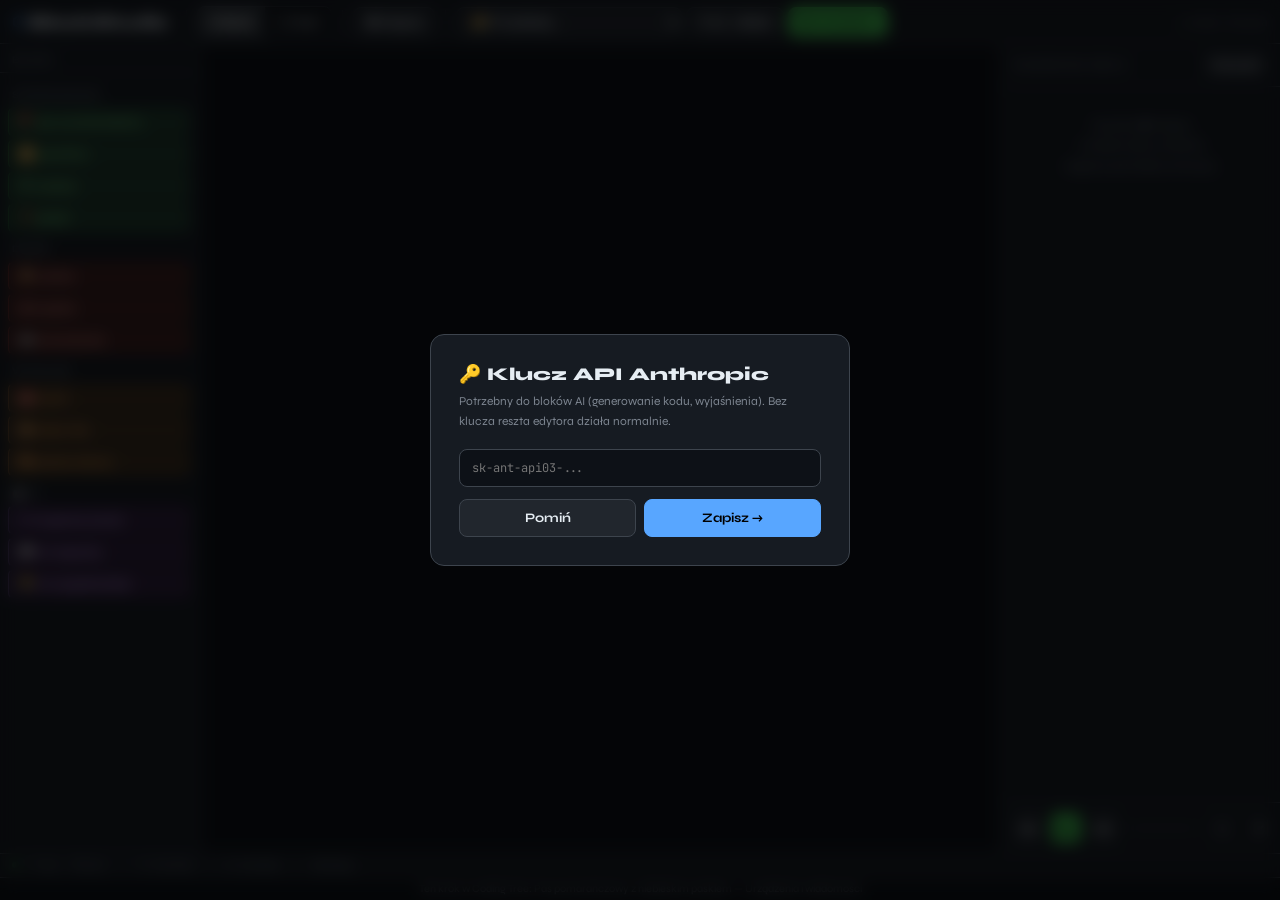
<file: ai-block-studio/index.html>
<!DOCTYPE html>
<html lang="pl">
<head>
<meta charset="UTF-8">
<meta name="viewport" content="width=device-width, initial-scale=1.0">
<title>AI Block Studio</title>
<link href="https://fonts.googleapis.com/css2?family=JetBrains+Mono:wght@400;500;700&family=Syne:wght@400;600;700;800&display=swap" rel="stylesheet">
<style>
:root {
  --bg: #0d1117;
  --s1: #161b22;
  --s2: #21262d;
  --s3: #30363d;
  --border: #3d444d;
  --text: #e6edf3;
  --muted: #7d8590;
  --green: #3fb950;
  --blue: #58a6ff;
  --purple: #bc8cff;
  --orange: #ffa657;
  --red: #f85149;
  --yellow: #e3b341;
  --cyan: #39d353;
  --r: 8px;
  --font-ui: 'Syne', sans-serif;
  --font-code: 'JetBrains Mono', monospace;
}
*, *::before, *::after { box-sizing: border-box; margin: 0; padding: 0; }
html, body { height: 100%; overflow: hidden; }
body { font-family: var(--font-ui); background: var(--bg); color: var(--text); display: flex; flex-direction: column; font-size: 13px; }

/* ═══ TOOLBAR ═══ */
#toolbar {
  height: 44px;
  background: var(--s1);
  border-bottom: 1px solid var(--border);
  display: flex;
  align-items: center;
  gap: 4px;
  padding: 0 12px;
  flex-shrink: 0;
  z-index: 50;
}
.tb-logo {
  font-size: 15px;
  font-weight: 800;
  color: var(--text);
  margin-right: 8px;
  letter-spacing: -.3px;
}
.tb-logo span { color: var(--blue); }

.tb-sep { width: 1px; height: 24px; background: var(--border); margin: 0 6px; }

.tb-btn {
  height: 30px;
  padding: 0 12px;
  border-radius: var(--r);
  border: 1px solid var(--border);
  background: var(--s2);
  color: var(--text);
  font-family: var(--font-ui);
  font-weight: 600;
  font-size: 12px;
  cursor: pointer;
  display: flex; align-items: center; gap: 6px;
  transition: all .12s;
  white-space: nowrap;
}
.tb-btn:hover { background: var(--s3); border-color: #666; }
.tb-btn.active { background: var(--blue); border-color: var(--blue); color: #fff; }
.tb-btn.green { background: var(--green); border-color: var(--green); color: #000; font-weight: 700; }
.tb-btn.green:hover { opacity: .9; }
.tb-btn.red { background: var(--red); border-color: var(--red); color: #fff; }
.tb-btn.red:hover { opacity: .9; }

.mode-toggle {
  display: flex;
  background: var(--bg);
  border: 1px solid var(--border);
  border-radius: var(--r);
  overflow: hidden;
}
.mode-toggle .tb-btn {
  border: none;
  border-radius: 0;
  background: transparent;
}
.mode-toggle .tb-btn.active { background: var(--s3); }

.tb-spacer { flex: 1; }

.rec-indicator {
  display: none;
  align-items: center;
  gap: 6px;
  color: var(--red);
  font-weight: 700;
  font-size: 12px;
}
.rec-indicator.on { display: flex; }
.rec-dot {
  width: 8px; height: 8px; border-radius: 50%;
  background: var(--red);
  animation: pulse-dot .8s ease-in-out infinite;
}
@keyframes pulse-dot { 0%,100%{opacity:1;transform:scale(1)} 50%{opacity:.4;transform:scale(.7)} }

/* ═══ MAIN LAYOUT ═══ */
#main {
  flex: 1;
  display: grid;
  grid-template-columns: 200px 1fr 280px;
  overflow: hidden;
}

/* ═══ BLOCK PALETTE ═══ */
#palette {
  background: var(--s1);
  border-right: 1px solid var(--border);
  display: flex;
  flex-direction: column;
  overflow: hidden;
}
#palette-header {
  padding: 10px 12px 6px;
  font-size: 10px;
  font-weight: 700;
  text-transform: uppercase;
  letter-spacing: 1.5px;
  color: var(--muted);
  border-bottom: 1px solid var(--border);
  flex-shrink: 0;
}
#palette-scroll {
  flex: 1;
  overflow-y: auto;
  padding: 8px;
  display: flex;
  flex-direction: column;
  gap: 2px;
}
.cat-label {
  font-size: 10px;
  font-weight: 700;
  text-transform: uppercase;
  letter-spacing: 1px;
  padding: 8px 4px 4px;
  color: var(--muted);
}

.pal-block {
  border-radius: 6px;
  padding: 7px 10px;
  font-size: 12px;
  font-weight: 600;
  cursor: grab;
  user-select: none;
  display: flex; align-items: center; gap: 6px;
  transition: transform .1s, box-shadow .1s;
  border: 1px solid transparent;
}
.pal-block:hover { transform: translateX(3px); }
.pal-block:active { cursor: grabbing; opacity: .7; }

/* ═══ CANVAS AREA ═══ */
#editor-area {
  position: relative;
  overflow: hidden;
  background: var(--bg);
}

/* BLOCK VIEW */
#block-view {
  position: absolute; inset: 0;
  overflow: auto;
  padding: 20px;
  display: flex;
  flex-direction: column;
  gap: 0;
}
#block-view.hidden { display: none; }

.block-stack {
  display: inline-flex;
  flex-direction: column;
  min-width: 320px;
  position: relative;
}

.canvas-block {
  position: relative;
  border-radius: 0;
  padding: 8px 12px 8px 14px;
  font-size: 13px;
  font-weight: 600;
  display: flex;
  align-items: center;
  gap: 8px;
  cursor: grab;
  user-select: none;
  border-left: 3px solid transparent;
  border-top: 1px solid transparent;
  transition: background .1s;
  min-height: 38px;
}
.canvas-block:first-child { border-radius: 8px 8px 0 0; }
.canvas-block:last-child { border-radius: 0 0 8px 8px; }
.canvas-block:only-child { border-radius: 8px; }
.canvas-block:hover { filter: brightness(1.15); }
.canvas-block.dragging { opacity: .35; }
.canvas-block.drop-target { outline: 2px dashed var(--blue); outline-offset: -2px; }

.block-notch {
  position: absolute;
  left: 22px; top: -5px;
  width: 20px; height: 10px;
  border-radius: 3px 3px 0 0;
  background: inherit;
}
.canvas-block:first-child .block-notch { display: none; }

.block-field {
  background: #00000030;
  border: 1px solid #ffffff25;
  border-radius: 5px;
  padding: 2px 7px;
  color: #fff;
  font-family: var(--font-code);
  font-size: 11px;
  font-weight: 500;
  min-width: 60px;
  max-width: 140px;
  outline: none;
  cursor: text;
}
.block-field:focus { border-color: #ffffff55; background: #ffffff15; }

.block-rm {
  margin-left: auto;
  background: none;
  border: none;
  color: #ffffff30;
  cursor: pointer;
  font-size: 14px;
  width: 20px; height: 20px;
  border-radius: 4px;
  display: flex; align-items: center; justify-content: center;
  transition: color .1s, background .1s;
  flex-shrink: 0;
}
.block-rm:hover { color: var(--red); background: #f8514920; }

/* Canvas empty hint */
#canvas-hint {
  position: absolute;
  top: 50%; left: 50%;
  transform: translate(-50%, -50%);
  text-align: center;
  color: var(--s3);
  pointer-events: none;
  font-size: 13px;
  line-height: 1.7;
}
#canvas-hint svg { display: block; margin: 0 auto 12px; }

/* Drop zones */
.dropzone {
  height: 6px;
  border-radius: 3px;
  transition: height .15s, background .15s;
}
.dropzone.hover { height: 24px; background: #58a6ff30; border: 2px dashed var(--blue); }

/* CODE VIEW */
#code-view {
  position: absolute; inset: 0;
  overflow: auto;
  background: var(--bg);
  font-family: var(--font-code);
  font-size: 13px;
  line-height: 1.7;
  padding: 20px;
  outline: none;
  color: var(--text);
  white-space: pre;
}
#code-view.hidden { display: none; }

/* Syntax highlighting done via spans */
.tok-kw { color: #ff7b72; }
.tok-fn { color: #d2a8ff; }
.tok-str { color: var(--orange); }
.tok-num { color: var(--blue); }
.tok-cmt { color: var(--muted); font-style: italic; }
.tok-var { color: #79c0ff; }

/* ═══ TIMELINE / PLAYBACK ═══ */
#timeline-panel {
  background: var(--s1);
  border-left: 1px solid var(--border);
  display: flex;
  flex-direction: column;
  overflow: hidden;
}
#timeline-header {
  padding: 10px 12px;
  font-size: 10px;
  font-weight: 700;
  text-transform: uppercase;
  letter-spacing: 1.5px;
  color: var(--muted);
  border-bottom: 1px solid var(--border);
  flex-shrink: 0;
  display: flex; align-items: center; justify-content: space-between;
}
#timeline-scroll {
  flex: 1;
  overflow-y: auto;
  padding: 8px;
  display: flex;
  flex-direction: column;
  gap: 3px;
}

.tl-frame {
  background: var(--s2);
  border: 1px solid var(--border);
  border-radius: 6px;
  padding: 7px 10px;
  cursor: pointer;
  display: flex; align-items: center; gap: 8px;
  transition: border-color .1s, background .1s;
  font-size: 11px;
}
.tl-frame:hover { border-color: var(--blue); }
.tl-frame.active { border-color: var(--blue); background: #58a6ff15; }
.tl-frame.playing { border-color: var(--green); background: #3fb95015; }
.tl-num {
  font-family: var(--font-code);
  font-size: 10px;
  color: var(--muted);
  min-width: 22px;
}
.tl-icon { font-size: 14px; }
.tl-desc { flex: 1; color: var(--text); font-weight: 600; overflow: hidden; text-overflow: ellipsis; white-space: nowrap; }
.tl-time { font-family: var(--font-code); font-size: 10px; color: var(--muted); }

.tl-empty { color: var(--muted); font-size: 12px; padding: 20px; text-align: center; line-height: 1.7; }

/* Playback controls */
#playback-bar {
  border-top: 1px solid var(--border);
  padding: 10px 12px;
  display: flex; align-items: center; gap: 8px;
  flex-shrink: 0;
}
.pb-btn {
  width: 30px; height: 30px;
  border-radius: 6px;
  border: 1px solid var(--border);
  background: var(--s2);
  color: var(--text);
  cursor: pointer;
  display: flex; align-items: center; justify-content: center;
  font-size: 14px;
  transition: all .1s;
}
.pb-btn:hover { background: var(--s3); }
.pb-btn.play { background: var(--green); border-color: var(--green); color: #000; }
#pb-progress {
  flex: 1;
  height: 4px;
  background: var(--s3);
  border-radius: 2px;
  overflow: hidden;
}
#pb-fill {
  height: 100%;
  background: var(--blue);
  width: 0%;
  transition: width .15s;
}
.pb-speed {
  font-family: var(--font-code);
  font-size: 11px;
  color: var(--muted);
  background: none;
  border: 1px solid var(--border);
  border-radius: 4px;
  color: var(--text);
  padding: 3px 6px;
  cursor: pointer;
}

/* ═══ CURSOR GHOST ═══ */
#cursor-ghost {
  position: fixed;
  pointer-events: none;
  z-index: 9999;
  display: none;
  width: 20px;
  height: 20px;
  transition: left .12s cubic-bezier(.25,.1,.25,1), top .12s cubic-bezier(.25,.1,.25,1);
}
#cursor-ghost svg { filter: drop-shadow(0 2px 6px #000a); }

/* ═══ SIMULATED BLOCK GHOST ═══ */
#block-ghost {
  position: fixed;
  pointer-events: none;
  z-index: 9998;
  display: none;
  opacity: .8;
  border-radius: 8px;
  padding: 8px 14px;
  font-size: 13px;
  font-weight: 600;
  transition: left .12s, top .12s;
  box-shadow: 0 8px 30px #0009;
}

/* ═══ STATUSBAR ═══ */
#statusbar {
  height: 24px;
  background: var(--s1);
  border-top: 1px solid var(--border);
  display: flex; align-items: center; gap: 12px;
  padding: 0 12px;
  font-size: 11px;
  color: var(--muted);
  flex-shrink: 0;
  font-family: var(--font-code);
}
/* ── CODING TREE STEP LINE ── */
.step-line {
  flex-shrink: 0; padding: 4px 12px; text-align: center;
  background: var(--bg); border-top: 1px solid var(--border);
  font-family: var(--font-ui); font-size: 11px; line-height: 1.3; color: var(--muted);
}
.sb-dot { width: 6px; height: 6px; border-radius: 50%; background: var(--green); }

/* ═══ SCROLLBAR ═══ */
::-webkit-scrollbar { width: 6px; height: 6px; }
::-webkit-scrollbar-track { background: transparent; }
::-webkit-scrollbar-thumb { background: var(--border); border-radius: 3px; }

/* ═══ TOAST ═══ */
#toast {
  position: fixed;
  bottom: 36px; left: 50%;
  transform: translateX(-50%) translateY(20px);
  background: var(--s2);
  border: 1px solid var(--border);
  border-radius: 8px;
  padding: 8px 18px;
  font-size: 12px;
  font-weight: 600;
  opacity: 0;
  transition: all .2s;
  pointer-events: none;
  z-index: 1000;
  white-space: nowrap;
}
#toast.show { opacity: 1; transform: translateX(-50%) translateY(0); }

/* Block color scheme */
.bc-control { background: #1f3a2d; border-left-color: var(--green) !important; color: #7ee787; }
.bc-motion  { background: #1f2d3a; border-left-color: var(--blue) !important; color: #79c0ff; }
.bc-ai      { background: #2d1f3a; border-left-color: var(--purple) !important; color: #d2a8ff; }
.bc-looks   { background: #3a2d1f; border-left-color: var(--orange) !important; color: #ffa657; }
.bc-data    { background: #3a1f1f; border-left-color: var(--red) !important; color: #ffa198; }

/* ═══ API MODAL ═══ */
#api-modal {
  position: fixed; inset: 0;
  background: #000a;
  z-index: 200;
  display: flex; align-items: center; justify-content: center;
  backdrop-filter: blur(8px);
}
#api-modal.hidden { display: none; }
.modal-box {
  background: var(--s1);
  border: 1px solid var(--border);
  border-radius: 14px;
  padding: 28px;
  width: 420px;
  max-width: 95vw;
}
.modal-box h2 { font-size: 18px; font-weight: 800; margin-bottom: 6px; }
.modal-box p { color: var(--muted); font-size: 12px; line-height: 1.7; margin-bottom: 18px; }
.modal-box input {
  width: 100%;
  background: var(--bg);
  border: 1px solid var(--border);
  border-radius: 8px;
  padding: 10px 12px;
  color: var(--text);
  font-family: var(--font-code);
  font-size: 12px;
  outline: none;
  margin-bottom: 12px;
}
.modal-box input:focus { border-color: var(--blue); }
.modal-row { display: flex; gap: 8px; }
.modal-btn {
  flex: 1;
  padding: 10px;
  border-radius: 8px;
  border: 1px solid var(--border);
  background: var(--s2);
  color: var(--text);
  font-family: var(--font-ui);
  font-weight: 700;
  font-size: 13px;
  cursor: pointer;
}
.modal-btn.primary { background: var(--blue); border-color: var(--blue); color: #000; }
.modal-btn:hover { opacity: .9; }
</style>
</head>
<body>

<!-- CURSOR GHOST -->
<div id="cursor-ghost">
  <svg width="20" height="24" viewBox="0 0 20 24">
    <path d="M0 0 L0 18 L5 13 L8 20 L10.5 19 L7.5 12 L14 12 Z" fill="white" stroke="#333" stroke-width="1.2"/>
  </svg>
</div>
<div id="block-ghost"></div>

<!-- API MODAL -->
<div id="api-modal">
  <div class="modal-box">
    <h2>🔑 Klucz API Anthropic</h2>
    <p>Potrzebny do bloków AI (generowanie kodu, wyjaśnienia). Bez klucza reszta edytora działa normalnie.</p>
    <input type="password" id="api-input" placeholder="sk-ant-api03-..." autocomplete="off">
    <div class="modal-row">
      <button class="modal-btn" onclick="skipAPI()">Pomiń</button>
      <button class="modal-btn primary" onclick="saveAPI()">Zapisz →</button>
    </div>
  </div>
</div>

<!-- TOOLBAR -->
<div id="toolbar">
  <span class="tb-logo"><span>⬡</span> BlockStudio</span>
  <div class="tb-sep"></div>
  <div class="mode-toggle">
    <button class="tb-btn active" id="btn-blocks" onclick="setMode('blocks')">⬡ Bloki</button>
    <button class="tb-btn" id="btn-code" onclick="setMode('code')">{ } Kod</button>
  </div>
  <div class="tb-sep"></div>
  <button class="tb-btn" id="btn-rec" onclick="toggleRecord()">⏺ Nagraj</button>
  <button class="tb-btn" id="btn-play" onclick="playSession()" style="display:none">▶ Odtwórz</button>
  <button class="tb-btn" id="btn-export" onclick="exportGIF()" style="display:none">⤓ GIF</button>
  <div class="rec-indicator" id="rec-ind">
    <div class="rec-dot"></div> REC
  </div>
  <div class="tb-sep"></div>
  <select class="tb-btn" id="example-select" onchange="onExampleSelect(this.value); this.value='';" style="min-width:120px;">
    <option value="">📂 Przykłady...</option>
  </select>
  <button class="tb-btn" onclick="generateFromAI()">✦ AI → Bloki</button>
  <button class="tb-btn green" onclick="runProgram()">▶ Uruchom</button>
  <div class="tb-spacer"></div>
  <span style="font-size:11px; color:var(--muted); font-family:var(--font-code)">
    <span id="api-status" style="color:var(--muted)">○ brak klucza</span>
  </span>
</div>

<!-- MAIN -->
<div id="main">

  <!-- PALETTE -->
  <div id="palette">
    <div id="palette-header">Bloki</div>
    <div id="palette-scroll"></div>
  </div>

  <!-- EDITOR -->
  <div id="editor-area"
    ondragover="onCanvasDragOver(event)"
    ondrop="onCanvasDrop(event)">
    <div id="canvas-hint">
      <svg width="48" height="48" viewBox="0 0 48 48" fill="none">
        <rect x="4" y="14" width="40" height="10" rx="5" fill="#3d444d"/>
        <rect x="4" y="28" width="40" height="10" rx="5" fill="#30363d"/>
        <rect x="14" y="9" width="20" height="10" rx="5" fill="#3d444d"/>
      </svg>
      Przeciągnij bloki z panelu<br>lub użyj <strong>✦ AI → Bloki</strong>
    </div>
    <div id="block-view"></div>
    <div id="code-view" contenteditable="true" spellcheck="false" class="hidden" oninput="onCodeEdit()"></div>
  </div>

  <!-- TIMELINE -->
  <div id="timeline-panel">
    <div id="timeline-header">
      <span>Nagranie sesji</span>
      <button class="tb-btn" style="height:22px;font-size:10px;padding:0 8px" onclick="clearSession()">Wyczyść</button>
    </div>
    <div id="timeline-scroll">
      <div class="tl-empty">Naciśnij ⏺ Nagraj<br>a każda akcja zostanie<br>nagrana jak klatka animacji.</div>
    </div>
    <div id="playback-bar">
      <button class="pb-btn" onclick="stepBack()">⏮</button>
      <button class="pb-btn play" id="pb-play-btn" onclick="togglePlayback()">▶</button>
      <button class="pb-btn" onclick="stepForward()">⏭</button>
      <div id="pb-progress"><div id="pb-fill"></div></div>
      <select class="pb-speed" id="pb-speed">
        <option value="2000">0.5×</option>
        <option value="1000" selected>1×</option>
        <option value="500">2×</option>
        <option value="200">5×</option>
      </select>
    </div>
  </div>
</div>

<!-- STATUSBAR -->
<div id="statusbar">
  <div class="sb-dot"></div>
  <span id="sb-mode">Tryb: Bloki</span>
  <span>|</span>
  <span id="sb-blocks">0 bloków</span>
  <span>|</span>
  <span id="sb-frames">0 klatek</span>
  <span>|</span>
  <span id="sb-cursor">Gotowy</span>
</div>

<!-- CODING TREE STEP -->
<footer class="step-line" data-curriculum-step="belt.orange-blue.devices-and-messages">Ten krok w Coding Tree: Pas pomarańczowy z niebieskim paskiem — Urządzenia i wiadomości</footer>

<div id="toast"></div>

<script>
// ═══════════════════════════════════════════════
//  STATE
// ═══════════════════════════════════════════════
let state = {
  mode: 'blocks',      // 'blocks' | 'code'
  blocks: [],          // [{id, type, fields:{}}]
  recording: false,
  session: [],         // [{t, action, data, snapshot}]
  playhead: -1,
  playing: false,
  playTimer: null,
  dragId: null,
  dragFromPalette: null,
  apiKey: '',
  counter: 0,
  recStart: 0,
};

// ═══════════════════════════════════════════════
//  BLOCK DEFINITIONS
// ═══════════════════════════════════════════════
const CATS = [
  { name: 'Sterowanie', color: 'bc-control', blocks: [
    { type: 'on_start',   icon: '🚩', label: 'po uruchomieniu', fields: [] },
    { type: 'repeat',     icon: '🔁', label: 'powtórz', fields: [{k:'n',ph:'3',w:40}], suffix: 'razy' },
    { type: 'wait',       icon: '⏱', label: 'czekaj', fields: [{k:'ms',ph:'500',w:50}], suffix: 'ms' },
    { type: 'if_true',    icon: '❓', label: 'jeżeli', fields: [{k:'cond',ph:'x > 0',w:80}] },
  ]},
  { name: 'Dane', color: 'bc-data', blocks: [
    { type: 'set_var',    icon: '📦', label: 'ustaw', fields: [{k:'name',ph:'x',w:45}], mid: '=', fields2: [{k:'val',ph:'0',w:60}] },
    { type: 'print',      icon: '🖨',  label: 'wypisz', fields: [{k:'val',ph:'tekst',w:100}] },
    { type: 'input',      icon: '⌨️', label: 'wczytaj do', fields: [{k:'name',ph:'x',w:60}] },
  ]},
  { name: 'Wygląd', color: 'bc-looks', blocks: [
    { type: 'set_title',  icon: '📛', label: 'tytuł:', fields: [{k:'text',ph:'Mój program',w:120}] },
    { type: 'set_color',  icon: '🎨', label: 'kolor tła:', fields: [{k:'color',ph:'#1a1826',w:80}] },
    { type: 'show_img',   icon: '🖼', label: 'pokaż obraz:', fields: [{k:'url',ph:'url...',w:120}] },
  ]},
  { name: '🤖 AI', color: 'bc-ai', blocks: [
    { type: 'ai_gen',     icon: '✦', label: 'AI generuj kod:', fields: [{k:'prompt',ph:'zrób pętlę...',w:140}] },
    { type: 'ai_ask',     icon: '💬', label: 'AI zapytaj:', fields: [{k:'q',ph:'Co to jest...',w:140}] },
    { type: 'ai_explain', icon: '💡', label: 'AI wyjaśnij blok', fields: [] },
  ]},
];

const BLOCK_MAP = {};
CATS.forEach(cat => cat.blocks.forEach(b => { BLOCK_MAP[b.type] = { ...b, catColor: cat.color }; }));

// ═══════════════════════════════════════════════
//  INIT
// ═══════════════════════════════════════════════
function init() {
  buildPalette();
  renderAll();
}

function buildPalette() {
  const scroll = document.getElementById('palette-scroll');
  scroll.innerHTML = '';
  CATS.forEach(cat => {
    const lbl = document.createElement('div');
    lbl.className = 'cat-label';
    lbl.textContent = cat.name;
    scroll.appendChild(lbl);
    cat.blocks.forEach(bd => {
      const el = document.createElement('div');
      el.className = `pal-block ${cat.color}`;
      el.draggable = true;
      el.innerHTML = `${bd.icon} ${bd.label}`;
      el.dataset.type = bd.type;
      el.addEventListener('dragstart', e => {
        state.dragFromPalette = bd.type;
        e.dataTransfer.effectAllowed = 'copy';
        e.dataTransfer.setData('text/plain', bd.type);
      });
      el.addEventListener('click', () => {
        addBlock(bd.type);
        recordAction('add_block', { type: bd.type });
      });
      scroll.appendChild(el);
    });
  });
}

// ═══════════════════════════════════════════════
//  BLOCKS CRUD
// ═══════════════════════════════════════════════
function addBlock(type, fields = {}, insertAt = -1) {
  const def = BLOCK_MAP[type];
  if (!def) return;
  const id = ++state.counter;
  const allFields = [...(def.fields || []), ...(def.fields2 || [])];
  const f = {};
  allFields.forEach(fd => f[fd.k] = fields[fd.k] !== undefined ? fields[fd.k] : '');
  const block = { id, type, fields: f };
  if (insertAt >= 0 && insertAt < state.blocks.length) {
    state.blocks.splice(insertAt, 0, block);
  } else {
    state.blocks.push(block);
  }
  renderAll();
  updateStatus();
  return id;
}

function removeBlock(id) {
  const idx = state.blocks.findIndex(b => b.id === id);
  if (idx === -1) return;
  state.blocks.splice(idx, 1);
  recordAction('remove_block', { id });
  renderAll();
  updateStatus();
}

function updateField(id, key, val) {
  const b = state.blocks.find(b => b.id === id);
  if (b) {
    b.fields[key] = val;
    if (state.mode === 'code') syncCodeFromBlocks();
  }
  recordAction('edit_field', { id, key, val });
}

function moveBlock(fromIdx, toIdx) {
  if (fromIdx === toIdx) return;
  const [b] = state.blocks.splice(fromIdx, 1);
  state.blocks.splice(toIdx, 0, b);
  recordAction('move_block', { fromIdx, toIdx });
  renderAll();
  updateStatus();
}

// ═══════════════════════════════════════════════
//  RENDER BLOCKS
// ═══════════════════════════════════════════════
function renderAll() {
  renderBlocks();
  if (state.mode === 'code') syncCodeFromBlocks();
  document.getElementById('canvas-hint').style.display = state.blocks.length ? 'none' : '';
}

function renderBlocks() {
  const view = document.getElementById('block-view');
  view.innerHTML = '';
  const stack = document.createElement('div');
  stack.className = 'block-stack';

  state.blocks.forEach((block, idx) => {
    // drop zone above
    const dz = makeDropzone(idx);
    stack.appendChild(dz);

    const def = BLOCK_MAP[block.type];
    if (!def) return;

    const el = document.createElement('div');
    el.className = `canvas-block ${def.catColor}`;
    el.dataset.id = block.id;
    el.dataset.idx = idx;

    // Notch
    const notch = document.createElement('div');
    notch.className = 'block-notch';
    notch.style.background = getBlockBg(def.catColor);
    el.appendChild(notch);

    // Icon + label
    const iconSpan = document.createElement('span');
    iconSpan.textContent = def.icon + ' ' + def.label;
    iconSpan.style.pointerEvents = 'none';
    el.appendChild(iconSpan);

    // Fields
    (def.fields || []).forEach(fd => {
      const inp = document.createElement('input');
      inp.className = 'block-field';
      inp.value = block.fields[fd.k] || '';
      inp.placeholder = fd.ph;
      inp.style.width = (fd.w || 80) + 'px';
      inp.onclick = e => e.stopPropagation();
      inp.oninput = e => { updateField(block.id, fd.k, e.target.value); };
      el.appendChild(inp);
    });

    if (def.mid) {
      const m = document.createElement('span');
      m.textContent = def.mid;
      m.style.opacity = '.6';
      el.appendChild(m);
    }

    (def.fields2 || []).forEach(fd => {
      const inp = document.createElement('input');
      inp.className = 'block-field';
      inp.value = block.fields[fd.k] || '';
      inp.placeholder = fd.ph;
      inp.style.width = (fd.w || 80) + 'px';
      inp.onclick = e => e.stopPropagation();
      inp.oninput = e => { updateField(block.id, fd.k, e.target.value); };
      el.appendChild(inp);
    });

    if (def.suffix) {
      const s = document.createElement('span');
      s.textContent = def.suffix;
      s.style.opacity = '.6';
      el.appendChild(s);
    }

    // Remove btn
    const rm = document.createElement('button');
    rm.className = 'block-rm';
    rm.innerHTML = '✕';
    rm.title = 'Usuń blok';
    rm.onclick = e => { e.stopPropagation(); removeBlock(block.id); };
    el.appendChild(rm);

    // Drag to reorder
    el.draggable = true;
    el.addEventListener('dragstart', e => {
      state.dragId = idx;
      state.dragFromPalette = null;
      e.dataTransfer.effectAllowed = 'move';
      setTimeout(() => el.classList.add('dragging'), 0);
    });
    el.addEventListener('dragend', () => el.classList.remove('dragging'));

    stack.appendChild(el);
  });

  // last drop zone
  const dzLast = makeDropzone(state.blocks.length);
  stack.appendChild(dzLast);

  view.appendChild(stack);
}

function makeDropzone(idx) {
  const dz = document.createElement('div');
  dz.className = 'dropzone';
  dz.dataset.dropIdx = idx;
  dz.addEventListener('dragover', e => { e.preventDefault(); dz.classList.add('hover'); });
  dz.addEventListener('dragleave', () => dz.classList.remove('hover'));
  dz.addEventListener('drop', e => {
    e.preventDefault();
    dz.classList.remove('hover');
    handleBlockDrop(idx);
  });
  return dz;
}

function getBlockBg(cls) {
  const map = { 'bc-control': '#1f3a2d', 'bc-motion': '#1f2d3a', 'bc-ai': '#2d1f3a', 'bc-looks': '#3a2d1f', 'bc-data': '#3a1f1f' };
  return map[cls] || '#222';
}

// ═══════════════════════════════════════════════
//  DRAG & DROP
// ═══════════════════════════════════════════════
function onCanvasDragOver(e) { e.preventDefault(); }

function onCanvasDrop(e) {
  e.preventDefault();
  if (state.dragFromPalette) {
    addBlock(state.dragFromPalette);
    recordAction('add_block', { type: state.dragFromPalette });
    state.dragFromPalette = null;
  }
}

function handleBlockDrop(toIdx) {
  if (state.dragFromPalette) {
    addBlock(state.dragFromPalette, {}, toIdx);
    recordAction('add_block', { type: state.dragFromPalette, at: toIdx });
    state.dragFromPalette = null;
  } else if (state.dragId !== null) {
    const from = state.dragId;
    let to = toIdx;
    if (to > from) to--;
    moveBlock(from, to);
    state.dragId = null;
  }
}

// ═══════════════════════════════════════════════
//  MODE SWITCHING
// ═══════════════════════════════════════════════
function setMode(mode) {
  if (mode === state.mode) return;
  state.mode = mode;

  document.getElementById('btn-blocks').classList.toggle('active', mode === 'blocks');
  document.getElementById('btn-code').classList.toggle('active', mode === 'code');

  const bv = document.getElementById('block-view');
  const cv = document.getElementById('code-view');

  if (mode === 'code') {
    bv.classList.add('hidden');
    cv.classList.remove('hidden');
    syncCodeFromBlocks();
    recordAction('switch_mode', { mode: 'code' });
  } else {
    cv.classList.add('hidden');
    bv.classList.remove('hidden');
    syncBlocksFromCode();
    recordAction('switch_mode', { mode: 'blocks' });
  }

  document.getElementById('sb-mode').textContent = 'Tryb: ' + (mode === 'blocks' ? 'Bloki' : 'Kod');
}

// ═══════════════════════════════════════════════
//  CODE ↔ BLOCKS SYNC
// ═══════════════════════════════════════════════
function blocksToCode() {
  if (state.blocks.length === 0) return '// Brak bloków\n// Przeciągnij bloki lub użyj AI → Bloki\n';
  let code = '';
  state.blocks.forEach(b => {
    const def = BLOCK_MAP[b.type];
    if (!def) return;
    switch (b.type) {
      case 'on_start':   code += `// po uruchomieniu\n`; break;
      case 'repeat':     code += `for (let i = 0; i < ${b.fields.n||3}; i++) {\n`; break;
      case 'wait':       code += `  await sleep(${b.fields.ms||500});\n`; break;
      case 'if_true':    code += `if (${b.fields.cond||'true'}) {\n`; break;
      case 'set_var':    code += `let ${b.fields.name||'x'} = ${b.fields.val||'0'};\n`; break;
      case 'print':      code += `console.log(${JSON.stringify(b.fields.val||'')});\n`; break;
      case 'input':      code += `const ${b.fields.name||'x'} = await input();\n`; break;
      case 'set_title':  code += `document.title = ${JSON.stringify(b.fields.text||'')};\n`; break;
      case 'set_color':  code += `document.body.style.background = "${b.fields.color||'#000'}";\n`; break;
      case 'show_img':   code += `showImage("${b.fields.url||''}");\n`; break;
      case 'ai_gen':     code += `// AI: ${b.fields.prompt||'...'}\n`; break;
      case 'ai_ask':     code += `const answer = await ai.ask(${JSON.stringify(b.fields.q||'')});\n`; break;
      case 'ai_explain': code += `// ai.explain(currentBlock)\n`; break;
      default:           code += `// ${b.type}\n`;
    }
  });
  return code;
}

function syncCodeFromBlocks() {
  const code = blocksToCode();
  const cv = document.getElementById('code-view');
  cv.innerHTML = highlightCode(code);
}

function syncBlocksFromCode() {
  // Parse code back to blocks (simplified)
  const cv = document.getElementById('code-view');
  const raw = cv.innerText || '';
  const lines = raw.split('\n');
  const newBlocks = [];
  lines.forEach(line => {
    line = line.trim();
    if (!line || line === '') return;
    if (line.startsWith('// po uruchomieniu')) {
      newBlocks.push({ id: ++state.counter, type: 'on_start', fields: {} });
    } else if (line.match(/^for\s*\(let i/)) {
      const m = line.match(/i\s*<\s*(\d+)/);
      newBlocks.push({ id: ++state.counter, type: 'repeat', fields: { n: m ? m[1] : '3' } });
    } else if (line.match(/^await sleep/)) {
      const m = line.match(/\((\d+)\)/);
      newBlocks.push({ id: ++state.counter, type: 'wait', fields: { ms: m ? m[1] : '500' } });
    } else if (line.match(/^if\s*\(/)) {
      const m = line.match(/\((.+)\)/);
      newBlocks.push({ id: ++state.counter, type: 'if_true', fields: { cond: m ? m[1] : 'true' } });
    } else if (line.match(/^let\s+\w+\s*=/)) {
      const m = line.match(/^let\s+(\w+)\s*=\s*(.+);/);
      newBlocks.push({ id: ++state.counter, type: 'set_var', fields: { name: m?m[1]:'x', val: m?m[2]:'0' } });
    } else if (line.match(/^console\.log/)) {
      const m = line.match(/console\.log\((.+)\);/);
      let val = m ? m[1] : '';
      val = val.replace(/^"|"$/g,'').replace(/^'|'$/g,'');
      newBlocks.push({ id: ++state.counter, type: 'print', fields: { val } });
    } else if (line.match(/^\/\/ AI:/)) {
      const prompt = line.replace('// AI:', '').trim();
      newBlocks.push({ id: ++state.counter, type: 'ai_gen', fields: { prompt } });
    } else if (line.match(/^const \w+ = await ai\.ask/)) {
      const m = line.match(/ai\.ask\((.+)\)/);
      let q = m ? m[1] : '';
      q = q.replace(/^"|"$/g,'');
      newBlocks.push({ id: ++state.counter, type: 'ai_ask', fields: { q } });
    }
  });
  if (newBlocks.length > 0) {
    state.blocks = newBlocks;
    renderBlocks();
    updateStatus();
    toast('Kod zsynchronizowany → bloki');
  }
}

function onCodeEdit() {
  // debounce sync
  clearTimeout(window._codeSyncTimer);
  window._codeSyncTimer = setTimeout(() => {
    if (state.mode === 'code') {
      recordAction('edit_code', { code: document.getElementById('code-view').innerText });
    }
  }, 600);
}

function highlightCode(code) {
  return code
    .replace(/&/g,'&amp;').replace(/</g,'&lt;').replace(/>/g,'&gt;')
    .replace(/(\/\/.*?)(\n|$)/g, '<span class="tok-cmt">$1</span>$2')
    .replace(/\b(let|const|var|for|if|else|await|async|return|function|of|in|true|false|null|undefined)\b/g, '<span class="tok-kw">$1</span>')
    .replace(/\b(console\.log|sleep|input|showImage|ai\.ask|ai\.explain|document\.title|document\.body)\b/g, '<span class="tok-fn">$1</span>')
    .replace(/"([^"]*)"/g, '<span class="tok-str">"$1"</span>')
    .replace(/\b(\d+)\b/g, '<span class="tok-num">$1</span>');
}

// ═══════════════════════════════════════════════
//  RECORDING
// ═══════════════════════════════════════════════
function toggleRecord() {
  state.recording = !state.recording;
  const btn = document.getElementById('btn-rec');
  const ind = document.getElementById('rec-ind');

  if (state.recording) {
    state.recStart = Date.now();
    btn.classList.add('red');
    btn.textContent = '⏹ Stop';
    ind.classList.add('on');
    // Record initial state
    recordAction('session_start', { blocks: JSON.parse(JSON.stringify(state.blocks)) });
    toast('Nagrywanie rozpoczęte');
  } else {
    btn.classList.remove('red');
    btn.textContent = '⏺ Nagraj';
    ind.classList.remove('on');
    document.getElementById('btn-play').style.display = '';
    document.getElementById('btn-export').style.display = '';
    toast(`Nagrano ${state.session.length} klatek`);
  }
}

function recordAction(action, data = {}) {
  if (!state.recording) return;
  const t = Date.now() - state.recStart;
  const frame = {
    t,
    action,
    data,
    snapshot: JSON.parse(JSON.stringify(state.blocks)),
    mode: state.mode,
  };
  state.session.push(frame);
  renderTimeline();
  updateStatus();
}

function clearSession() {
  state.session = [];
  state.playhead = -1;
  renderTimeline();
  updateStatus();
  document.getElementById('btn-play').style.display = 'none';
  document.getElementById('btn-export').style.display = 'none';
  toast('Sesja wyczyszczona');
}

// ═══════════════════════════════════════════════
//  TIMELINE RENDER
// ═══════════════════════════════════════════════
const ACTION_ICONS = {
  session_start: '🚩', add_block: '➕', remove_block: '✕',
  move_block: '↕', edit_field: '✏️', switch_mode: '⇄',
  edit_code: '{ }', ai_gen: '✦', run: '▶',
};
const ACTION_LABELS = {
  session_start: 'Start sesji', add_block: 'Dodano blok',
  remove_block: 'Usunięto blok', move_block: 'Przesunięto blok',
  edit_field: 'Edytowano pole', switch_mode: 'Zmiana trybu',
  edit_code: 'Edycja kodu', ai_gen: 'AI generuje', run: 'Uruchomiono',
};

function renderTimeline() {
  const scroll = document.getElementById('timeline-scroll');
  if (state.session.length === 0) {
    scroll.innerHTML = '<div class="tl-empty">Naciśnij ⏺ Nagraj<br>a każda akcja zostanie<br>nagrana jak klatka animacji.</div>';
    return;
  }
  scroll.innerHTML = '';
  state.session.forEach((frame, i) => {
    const el = document.createElement('div');
    el.className = 'tl-frame' + (i === state.playhead ? ' active' : '');
    el.onclick = () => jumpToFrame(i);
    const t = (frame.t / 1000).toFixed(1);
    const icon = ACTION_ICONS[frame.action] || '●';
    const label = ACTION_LABELS[frame.action] || frame.action;
    el.innerHTML = `
      <span class="tl-num">${i + 1}</span>
      <span class="tl-icon">${icon}</span>
      <span class="tl-desc">${label}${frame.data?.type ? ': ' + frame.data.type : ''}</span>
      <span class="tl-time">${t}s</span>
    `;
    scroll.appendChild(el);
  });
  // scroll to bottom
  scroll.scrollTop = scroll.scrollHeight;
}

// ═══════════════════════════════════════════════
//  PLAYBACK
// ═══════════════════════════════════════════════
function playSession() {
  if (state.session.length === 0) { toast('Brak nagrania'); return; }
  state.playhead = 0;
  applyFrame(0);
  startPlayback();
}

function togglePlayback() {
  if (state.playing) {
    stopPlayback();
  } else {
    if (state.playhead >= state.session.length - 1) state.playhead = 0;
    startPlayback();
  }
}

function startPlayback() {
  state.playing = true;
  document.getElementById('pb-play-btn').textContent = '⏸';
  playNextFrame();
}

function stopPlayback() {
  state.playing = false;
  clearTimeout(state.playTimer);
  document.getElementById('pb-play-btn').textContent = '▶';
}

function playNextFrame() {
  if (!state.playing) return;
  if (state.playhead >= state.session.length) {
    stopPlayback();
    toast('Odtwarzanie zakończone');
    return;
  }
  applyFrame(state.playhead);
  const speedVal = parseInt(document.getElementById('pb-speed').value);
  // Use real time gaps between frames, scaled by speed multiplier
  let delay = speedVal;
  const next = state.playhead + 1;
  if (next < state.session.length) {
    const gap = state.session[next].t - state.session[state.playhead].t;
    // speed selector: 2000=0.5x, 1000=1x, 500=2x, 200=5x → multiplier = 1000/speedVal
    const multiplier = 1000 / speedVal;
    delay = Math.max(150, gap / multiplier);
  }
  state.playTimer = setTimeout(() => {
    state.playhead++;
    playNextFrame();
  }, delay);
}

function applyFrame(idx) {
  if (idx < 0 || idx >= state.session.length) return;
  const frame = state.session[idx];

  // Restore snapshot
  state.blocks = JSON.parse(JSON.stringify(frame.snapshot));

  // Switch mode visually
  const wasMode = state.mode;
  state.mode = frame.mode;
  document.getElementById('btn-blocks').classList.toggle('active', state.mode === 'blocks');
  document.getElementById('btn-code').classList.toggle('active', state.mode === 'code');
  document.getElementById('block-view').classList.toggle('hidden', state.mode !== 'blocks');
  document.getElementById('code-view').classList.toggle('hidden', state.mode !== 'code');

  renderAll();

  // Simulate cursor movement to relevant element
  if (frame.action === 'add_block') {
    simulateCursorToBlock(frame.data.type);
  } else if (frame.action === 'switch_mode') {
    const btn = frame.mode === 'code' ? document.getElementById('btn-code') : document.getElementById('btn-blocks');
    simulateCursorToEl(btn);
  }

  // Update timeline highlight
  state.playhead = idx;
  renderTimeline();
  const items = document.querySelectorAll('.tl-frame');
  if (items[idx]) {
    items[idx].classList.add('playing');
    items[idx].scrollIntoView({ block: 'nearest' });
  }

  // Progress bar
  const pct = state.session.length > 1 ? (idx / (state.session.length - 1)) * 100 : 0;
  document.getElementById('pb-fill').style.width = pct + '%';
  updateStatus();
}

function jumpToFrame(idx) {
  stopPlayback();
  applyFrame(idx);
}

function stepBack() {
  stopPlayback();
  if (state.playhead > 0) applyFrame(state.playhead - 1);
}

function stepForward() {
  stopPlayback();
  if (state.playhead < state.session.length - 1) applyFrame(state.playhead + 1);
}

// ═══════════════════════════════════════════════
//  CURSOR SIMULATION
// ═══════════════════════════════════════════════
function simulateCursorToEl(el) {
  if (!el) return;
  const ghost = document.getElementById('cursor-ghost');
  ghost.style.display = 'block';
  const r = el.getBoundingClientRect();
  ghost.style.left = (r.left + r.width / 2) + 'px';
  ghost.style.top = (r.top + r.height / 2) + 'px';
  setTimeout(() => { ghost.style.display = 'none'; }, 800);
}

function simulateCursorToBlock(type) {
  const palBlock = document.querySelector(`.pal-block[data-type="${type}"]`);
  if (!palBlock) return;
  const ghost = document.getElementById('cursor-ghost');
  const bg = document.getElementById('block-ghost');
  const def = BLOCK_MAP[type];
  ghost.style.display = 'block';

  const r = palBlock.getBoundingClientRect();
  ghost.style.left = (r.left + 10) + 'px';
  ghost.style.top = (r.top + 10) + 'px';

  setTimeout(() => {
    if (!def) return;
    bg.className = `canvas-block ${def.catColor}`;
    bg.textContent = def.icon + ' ' + def.label;
    bg.style.display = 'block';
    bg.style.left = ghost.style.left;
    bg.style.top = ghost.style.top;

    // Move to canvas
    const canvas = document.getElementById('block-view');
    const cr = canvas.getBoundingClientRect();
    setTimeout(() => {
      ghost.style.left = (cr.left + cr.width / 2) + 'px';
      ghost.style.top = (cr.top + cr.height * 0.4) + 'px';
      bg.style.left = ghost.style.left;
      bg.style.top = ghost.style.top;
      setTimeout(() => {
        bg.style.display = 'none';
        ghost.style.display = 'none';
      }, 300);
    }, 300);
  }, 200);
}

// ═══════════════════════════════════════════════
//  AI INTEGRATION
// ═══════════════════════════════════════════════
function saveAPI() {
  state.apiKey = document.getElementById('api-input').value.trim();
  document.getElementById('api-modal').classList.add('hidden');
  if (state.apiKey) {
    document.getElementById('api-status').textContent = '● klucz aktywny';
    document.getElementById('api-status').style.color = 'var(--green)';
    toast('Klucz API zapisany');
  }
}
function skipAPI() {
  document.getElementById('api-modal').classList.add('hidden');
}

async function generateFromAI() {
  const prompt = window.prompt('Opisz program który chcesz stworzyć (po polsku):');
  if (!prompt) return;

  if (!state.apiKey) {
    toast('Brak klucza API — kliknij "○ brak klucza" żeby dodać');
    return;
  }

  toast('AI generuje bloki...');
  recordAction('ai_gen', { prompt });

  try {
    const resp = await fetch('https://api.anthropic.com/v1/messages', {
      method: 'POST',
      headers: {
        'Content-Type': 'application/json',
        'x-api-key': state.apiKey,
        'anthropic-version': '2023-06-01',
        'anthropic-dangerous-direct-browser-access': 'true',
      },
      body: JSON.stringify({
        model: 'claude-sonnet-4-20250514',
        max_tokens: 800,
        system: `Jesteś generatorem bloków dla edytora wizualnego podobnego do MakeCode/Scratch.
Dostępne typy bloków: on_start, repeat (n), wait (ms), if_true (cond), set_var (name, val), print (val), input (name), set_title (text), set_color (color), show_img (url), ai_gen (prompt), ai_ask (q).
Odpowiedz TYLKO w JSON: {"blocks": [{"type":"...", "fields":{"klucz":"wartość"}}, ...]}
Bez żadnego tekstu przed ani po JSON.`,
        messages: [{ role: 'user', content: `Stwórz program: ${prompt}` }]
      })
    });
    const data = await resp.json();
    const text = data.content[0]?.text || '{}';
    const clean = text.replace(/```json|```/g, '').trim();
    const parsed = JSON.parse(clean);
    if (parsed.blocks && Array.isArray(parsed.blocks)) {
      state.blocks = [];
      parsed.blocks.forEach(b => addBlock(b.type, b.fields || {}));
      toast(`AI wygenerowało ${parsed.blocks.length} bloków!`);

      // Record individual add actions for playback
      if (state.recording) {
        parsed.blocks.forEach(b => recordAction('add_block', { type: b.type }));
      }
    }
  } catch (e) {
    toast('Błąd AI: ' + e.message);
  }
}

// ═══════════════════════════════════════════════
//  RUN PROGRAM
// ═══════════════════════════════════════════════
function runProgram() {
  recordAction('run', {});
  toast('Uruchamianie... (symulacja w konsoli)');
  const code = blocksToCode();
  console.group('🟩 BlockStudio — uruchomienie programu');
  console.log(code);
  console.groupEnd();

  // Visual flash on blocks
  document.querySelectorAll('.canvas-block').forEach((el, i) => {
    setTimeout(() => {
      el.style.transition = 'filter .15s';
      el.style.filter = 'brightness(2)';
      setTimeout(() => { el.style.filter = ''; }, 150);
    }, i * 120);
  });
}

// ═══════════════════════════════════════════════
//  EXPORT GIF (placeholder — real GIF needs server)
// ═══════════════════════════════════════════════
function exportGIF() {
  if (state.session.length === 0) { toast('Brak nagrania do eksportu'); return; }
  toast('Eksport GIF: ' + state.session.length + ' klatek → do pełnego GIF potrzebna biblioteka gif.js');

  // Show export info
  const info = `Sesja nagrania (${state.session.length} klatek):

${state.session.map((f,i) => {
  const t = (f.t/1000).toFixed(2)+'s';
  const label = ACTION_LABELS[f.action] || f.action;
  return `[${String(i+1).padStart(2,'0')}] ${t.padEnd(6)} ${label}`;
}).join('\n')}

Aby wygenerować prawdziwy GIF, użyj biblioteki gif.js
lub nagraj ekran narzędziem systemowym.`;

  const blob = new Blob([info], { type: 'text/plain' });
  const a = document.createElement('a');
  a.href = URL.createObjectURL(blob);
  a.download = 'blockstudio-session.txt';
  a.click();
}

// ═══════════════════════════════════════════════
//  STATUS & UTILS
// ═══════════════════════════════════════════════
function updateStatus() {
  document.getElementById('sb-blocks').textContent = state.blocks.length + ' bloków';
  document.getElementById('sb-frames').textContent = state.session.length + ' klatek';
}

function toast(msg) {
  const el = document.getElementById('toast');
  el.textContent = msg;
  el.classList.add('show');
  clearTimeout(window._toastTimer);
  window._toastTimer = setTimeout(() => el.classList.remove('show'), 2200);
}

// ═══════════════════════════════════════════════
//  KEYBOARD SHORTCUTS
// ═══════════════════════════════════════════════
document.addEventListener('keydown', e => {
  if (e.target.tagName === 'INPUT') return;
  if (e.key === 'Tab') { e.preventDefault(); setMode(state.mode === 'blocks' ? 'code' : 'blocks'); }
  if (e.key === ' ' && e.ctrlKey) { e.preventDefault(); toggleRecord(); }
  if (e.key === 'F5') { e.preventDefault(); runProgram(); }
  if (e.key === 'ArrowRight' && state.session.length) stepForward();
  if (e.key === 'ArrowLeft' && state.session.length) stepBack();
});

// ═══════════════════════════════════════════════
//  EXAMPLES
// ═══════════════════════════════════════════════
const EXAMPLES = {
  hello: {
    title: '👋 Powitanie',
    blocks: [
      { type: 'on_start', fields: {} },
      { type: 'set_var', fields: { name: 'imię', val: '"Zosia"' } },
      { type: 'print', fields: { val: '"Cześć " + imię + "!"' } },
      { type: 'print', fields: { val: '"Miło Cię poznać!"' } },
    ],
  },
  countdown: {
    title: '🚀 Odliczanie',
    blocks: [
      { type: 'on_start', fields: {} },
      { type: 'set_title', fields: { text: 'Odliczanie!' } },
      { type: 'set_var', fields: { name: 'i', val: '5' } },
      { type: 'repeat', fields: { n: '5' } },
      { type: 'print', fields: { val: 'i + "..."' } },
      { type: 'set_var', fields: { name: 'i', val: 'i - 1' } },
      { type: 'wait', fields: { ms: '1000' } },
      { type: 'print', fields: { val: '"🚀 START!"' } },
    ],
  },
  color: {
    title: '🎨 Kolory tła',
    blocks: [
      { type: 'on_start', fields: {} },
      { type: 'set_title', fields: { text: 'Pokaz kolorów' } },
      { type: 'repeat', fields: { n: '4' } },
      { type: 'set_color', fields: { color: '#2d1b69' } },
      { type: 'wait', fields: { ms: '500' } },
      { type: 'set_color', fields: { color: '#1b4332' } },
      { type: 'wait', fields: { ms: '500' } },
      { type: 'set_color', fields: { color: '#6b1b1b' } },
      { type: 'wait', fields: { ms: '500' } },
      { type: 'set_color', fields: { color: '#0d1117' } },
      { type: 'wait', fields: { ms: '500' } },
    ],
  },
  calculator: {
    title: '🔢 Kalkulator',
    blocks: [
      { type: 'on_start', fields: {} },
      { type: 'set_var', fields: { name: 'a', val: '12' } },
      { type: 'set_var', fields: { name: 'b', val: '5' } },
      { type: 'set_var', fields: { name: 'suma', val: 'a + b' } },
      { type: 'set_var', fields: { name: 'iloczyn', val: 'a * b' } },
      { type: 'print', fields: { val: 'a + " + " + b + " = " + suma' } },
      { type: 'print', fields: { val: 'a + " × " + b + " = " + iloczyn' } },
      { type: 'if_true', fields: { cond: 'suma > 10' } },
      { type: 'print', fields: { val: '"Suma jest większa niż 10!"' } },
    ],
  },
  input: {
    title: '⌨️ Wczytywanie',
    blocks: [
      { type: 'on_start', fields: {} },
      { type: 'set_title', fields: { text: 'Quiz' } },
      { type: 'print', fields: { val: '"Jak masz na imię?"' } },
      { type: 'input', fields: { name: 'imię' } },
      { type: 'print', fields: { val: '"Cześć " + imię + "!"' } },
      { type: 'print', fields: { val: '"Ile masz lat?"' } },
      { type: 'input', fields: { name: 'wiek' } },
      { type: 'print', fields: { val: 'imię + " ma " + wiek + " lat!"' } },
    ],
  },
  loop: {
    title: '🔁 Pętla + warunek',
    blocks: [
      { type: 'on_start', fields: {} },
      { type: 'set_var', fields: { name: 'punkty', val: '0' } },
      { type: 'repeat', fields: { n: '5' } },
      { type: 'set_var', fields: { name: 'rzut', val: 'Math.floor(Math.random() * 6) + 1' } },
      { type: 'set_var', fields: { name: 'punkty', val: 'punkty + rzut' } },
      { type: 'print', fields: { val: '"🎲 Rzut: " + rzut + " → razem: " + punkty' } },
      { type: 'wait', fields: { ms: '500' } },
      { type: 'if_true', fields: { cond: 'punkty > 15' } },
      { type: 'print', fields: { val: '"🏆 Świetny wynik: " + punkty' } },
    ],
  },
  presentation: {
    title: '🎬 Prezentacja',
    blocks: [
      { type: 'on_start', fields: {} },
      { type: 'set_title', fields: { text: 'Moja prezentacja' } },
      { type: 'set_color', fields: { color: '#1a1a2e' } },
      { type: 'print', fields: { val: '"📋 Slajd 1: Tytuł"' } },
      { type: 'wait', fields: { ms: '2000' } },
      { type: 'set_color', fields: { color: '#16213e' } },
      { type: 'print', fields: { val: '"📋 Slajd 2: Treść"' } },
      { type: 'wait', fields: { ms: '2000' } },
      { type: 'set_color', fields: { color: '#0f3460' } },
      { type: 'print', fields: { val: '"📋 Slajd 3: Podsumowanie"' } },
      { type: 'wait', fields: { ms: '2000' } },
      { type: 'print', fields: { val: '"👏 Dziękuję!"' } },
    ],
  },
};

function loadExample(key) {
  if (!key || !EXAMPLES[key]) return;
  state.blocks = [];
  state.counter = 0;
  EXAMPLES[key].blocks.forEach(b => {
    addBlock(b.type, b.fields);
  });
  renderAll();
  updateStatus();
  toast('Załadowano: ' + EXAMPLES[key].title);
}

function buildExampleSelect() {
  const sel = document.getElementById('example-select');
  const grp1 = document.createElement('optgroup');
  grp1.label = '📂 Projekty';
  Object.entries(EXAMPLES).forEach(([key, ex]) => {
    const opt = document.createElement('option');
    opt.value = 'project:' + key;
    opt.textContent = ex.title;
    grp1.appendChild(opt);
  });
  sel.appendChild(grp1);
  const grp2 = document.createElement('optgroup');
  grp2.label = '🎬 Tutoriale (nagrania)';
  Object.entries(SESSION_EXAMPLES).forEach(([key, ses]) => {
    const opt = document.createElement('option');
    opt.value = 'session:' + key;
    opt.textContent = ses.title;
    grp2.appendChild(opt);
  });
  sel.appendChild(grp2);
}

// ═══════════════════════════════════════════════
//  SESSION EXAMPLES (pre-recorded tutorials)
// ═══════════════════════════════════════════════

// Helper: build session frames from a list of steps
// Each step: { action, data, addBlock?, editField? }
function buildSession(steps) {
  const frames = [];
  const blocks = [];
  let counter = 0;
  let t = 0;

  steps.forEach(step => {
    t += step.delay || 1500;
    if (step.action === 'add_block') {
      counter++;
      const def = BLOCK_MAP[step.data.type];
      const allFields = [...(def?.fields || []), ...(def?.fields2 || [])];
      const f = {};
      allFields.forEach(fd => f[fd.k] = step.data.fields?.[fd.k] || '');
      blocks.push({ id: counter, type: step.data.type, fields: f });
    } else if (step.action === 'edit_field') {
      const b = blocks.find(b => b.id === step.data.id);
      if (b) b.fields[step.data.key] = step.data.val;
    } else if (step.action === 'switch_mode') {
      // no block change
    }
    frames.push({
      t,
      action: step.action,
      data: step.data,
      snapshot: JSON.parse(JSON.stringify(blocks)),
      mode: step.mode || 'blocks',
    });
  });
  return frames;
}

const SESSION_EXAMPLES = {
  tutHello: {
    title: '🎬 Powitanie krok po kroku',
    steps: [
      { action: 'session_start', data: { blocks: [] }, delay: 500 },
      { action: 'add_block', data: { type: 'on_start' }, delay: 1200 },
      { action: 'add_block', data: { type: 'set_var', fields: { name: '', val: '' } }, delay: 1500 },
      { action: 'edit_field', data: { id: 2, key: 'name', val: 'imię' }, delay: 800 },
      { action: 'edit_field', data: { id: 2, key: 'val', val: '"Zosia"' }, delay: 1000 },
      { action: 'add_block', data: { type: 'print', fields: { val: '' } }, delay: 1500 },
      { action: 'edit_field', data: { id: 3, key: 'val', val: '"Cześć " + imię + "!"' }, delay: 1200 },
      { action: 'add_block', data: { type: 'print', fields: { val: '' } }, delay: 1500 },
      { action: 'edit_field', data: { id: 4, key: 'val', val: '"Miło Cię poznać!"' }, delay: 1000 },
      { action: 'switch_mode', data: { mode: 'code' }, mode: 'code', delay: 2000 },
      { action: 'switch_mode', data: { mode: 'blocks' }, mode: 'blocks', delay: 2000 },
      { action: 'run', data: {}, delay: 1500 },
    ],
  },
  tutCountdown: {
    title: '🎬 Budowanie odliczania',
    steps: [
      { action: 'session_start', data: { blocks: [] }, delay: 500 },
      { action: 'add_block', data: { type: 'on_start' }, delay: 1000 },
      { action: 'add_block', data: { type: 'set_title', fields: { text: '' } }, delay: 1500 },
      { action: 'edit_field', data: { id: 2, key: 'text', val: 'Odliczanie!' }, delay: 800 },
      { action: 'add_block', data: { type: 'set_var', fields: { name: '', val: '' } }, delay: 1500 },
      { action: 'edit_field', data: { id: 3, key: 'name', val: 'i' }, delay: 600 },
      { action: 'edit_field', data: { id: 3, key: 'val', val: '5' }, delay: 600 },
      { action: 'add_block', data: { type: 'repeat', fields: { n: '' } }, delay: 1500 },
      { action: 'edit_field', data: { id: 4, key: 'n', val: '5' }, delay: 800 },
      { action: 'add_block', data: { type: 'print', fields: { val: '' } }, delay: 1500 },
      { action: 'edit_field', data: { id: 5, key: 'val', val: 'i + "..."' }, delay: 1000 },
      { action: 'add_block', data: { type: 'set_var', fields: { name: '', val: '' } }, delay: 1500 },
      { action: 'edit_field', data: { id: 6, key: 'name', val: 'i' }, delay: 600 },
      { action: 'edit_field', data: { id: 6, key: 'val', val: 'i - 1' }, delay: 800 },
      { action: 'add_block', data: { type: 'wait', fields: { ms: '' } }, delay: 1500 },
      { action: 'edit_field', data: { id: 7, key: 'ms', val: '1000' }, delay: 800 },
      { action: 'add_block', data: { type: 'print', fields: { val: '' } }, delay: 1500 },
      { action: 'edit_field', data: { id: 8, key: 'val', val: '"🚀 START!"' }, delay: 1000 },
      { action: 'switch_mode', data: { mode: 'code' }, mode: 'code', delay: 2000 },
      { action: 'switch_mode', data: { mode: 'blocks' }, mode: 'blocks', delay: 2000 },
      { action: 'run', data: {}, delay: 1500 },
    ],
  },
  tutDice: {
    title: '🎬 Gra w kości',
    steps: [
      { action: 'session_start', data: { blocks: [] }, delay: 500 },
      { action: 'add_block', data: { type: 'on_start' }, delay: 1000 },
      { action: 'add_block', data: { type: 'set_var', fields: { name: '', val: '' } }, delay: 1500 },
      { action: 'edit_field', data: { id: 2, key: 'name', val: 'punkty' }, delay: 800 },
      { action: 'edit_field', data: { id: 2, key: 'val', val: '0' }, delay: 600 },
      { action: 'add_block', data: { type: 'repeat', fields: { n: '' } }, delay: 1500 },
      { action: 'edit_field', data: { id: 3, key: 'n', val: '5' }, delay: 800 },
      { action: 'add_block', data: { type: 'set_var', fields: { name: '', val: '' } }, delay: 1500 },
      { action: 'edit_field', data: { id: 4, key: 'name', val: 'rzut' }, delay: 800 },
      { action: 'edit_field', data: { id: 4, key: 'val', val: 'Math.floor(Math.random() * 6) + 1' }, delay: 1500 },
      { action: 'add_block', data: { type: 'set_var', fields: { name: '', val: '' } }, delay: 1500 },
      { action: 'edit_field', data: { id: 5, key: 'name', val: 'punkty' }, delay: 800 },
      { action: 'edit_field', data: { id: 5, key: 'val', val: 'punkty + rzut' }, delay: 1000 },
      { action: 'add_block', data: { type: 'print', fields: { val: '' } }, delay: 1500 },
      { action: 'edit_field', data: { id: 6, key: 'val', val: '"🎲 Rzut: " + rzut + " → razem: " + punkty' }, delay: 1500 },
      { action: 'add_block', data: { type: 'wait', fields: { ms: '' } }, delay: 1200 },
      { action: 'edit_field', data: { id: 7, key: 'ms', val: '500' }, delay: 600 },
      { action: 'add_block', data: { type: 'if_true', fields: { cond: '' } }, delay: 1500 },
      { action: 'edit_field', data: { id: 8, key: 'cond', val: 'punkty > 15' }, delay: 1000 },
      { action: 'add_block', data: { type: 'print', fields: { val: '' } }, delay: 1500 },
      { action: 'edit_field', data: { id: 9, key: 'val', val: '"🏆 Świetny wynik: " + punkty' }, delay: 1200 },
      { action: 'switch_mode', data: { mode: 'code' }, mode: 'code', delay: 2000 },
      { action: 'switch_mode', data: { mode: 'blocks' }, mode: 'blocks', delay: 2000 },
      { action: 'run', data: {}, delay: 1500 },
    ],
  },
};

// Build sessions from steps on load
Object.values(SESSION_EXAMPLES).forEach(ses => {
  ses.frames = buildSession(ses.steps);
});

function loadSessionExample(key) {
  const ses = SESSION_EXAMPLES[key];
  if (!ses) return;
  state.blocks = [];
  state.counter = 0;
  state.session = JSON.parse(JSON.stringify(ses.frames));
  state.playhead = 0;
  renderAll();
  renderTimeline();
  updateStatus();
  document.getElementById('btn-play').style.display = '';
  document.getElementById('btn-export').style.display = '';
  toast('Załadowano tutorial: ' + ses.title);
}

function onExampleSelect(val) {
  if (!val) return;
  if (val.startsWith('project:')) {
    loadExample(val.slice(8));
  } else if (val.startsWith('session:')) {
    loadSessionExample(val.slice(8));
  }
}

// ═══════════════════════════════════════════════
//  BOOT
// ═══════════════════════════════════════════════
init();
buildExampleSelect();
</script>
</body>
</html>
</file>
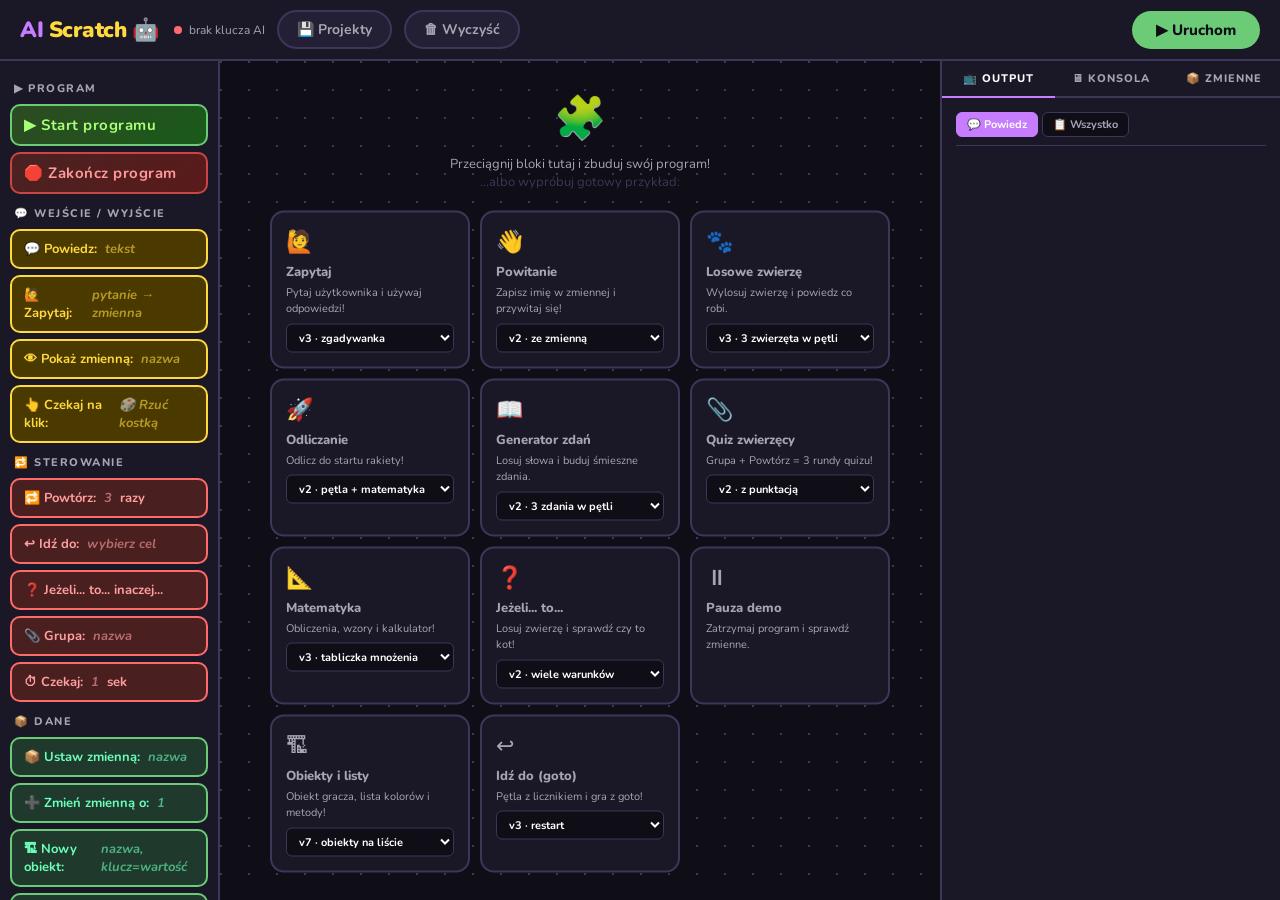
<file: ai-scratch/index.html>
<!DOCTYPE html>
<html lang="pl">
<head>
<meta charset="UTF-8">
<meta name="viewport" content="width=device-width, initial-scale=1.0">
<title>AI Scratch dla Dzieci 🤖</title>
<link href="https://fonts.googleapis.com/css2?family=Nunito:wght@400;600;700;800;900&family=Space+Mono:wght@400;700&display=swap" rel="stylesheet">
<link rel="stylesheet" href="style.css">

</head>
<body>

<!-- API KEY MODAL -->
<div class="modal-overlay" id="apiModal" style="display:none">
  <div class="modal">
    <h2>🔑 Klucz API</h2>
    <p>Aby używać bloków AI, podaj swój klucz API Anthropic. Jest przechowywany tylko w pamięci przeglądarki.</p>
    <input type="password" id="apiKeyInput" placeholder="sk-ant-api03-..." autocomplete="off">
    <button onclick="saveKey()">Zapisz i zacznij! 🚀</button>
    <span class="modal-skip" onclick="closeModal()">Anuluj</span>
  </div>
</div>

<!-- SAVE/LOAD MODAL -->
<div class="modal-overlay" id="saveModal" style="display:none" onclick="if(event.target===this)closeSaveModal()">
  <div class="save-modal">
    <h2>💾 Projekty</h2>
    <div class="save-row">
      <input type="text" id="projectNameInput" placeholder="Nazwa projektu..." autocomplete="off">
      <button onclick="saveProject()">💾 Zapisz</button>
    </div>
    <div class="project-list" id="projectList"></div>
  </div>
</div>

<!-- TEXT POPUP -->
<div class="text-popup-overlay" id="textPopup" style="display:none" onclick="if(event.target===this)closeTextPopup()">
  <div class="text-popup">
    <h3 id="textPopupTitle">Edytuj tekst</h3>
    <textarea id="textPopupArea"></textarea>
    <div class="text-popup-actions">
      <button class="tp-cancel" onclick="closeTextPopup()">Anuluj</button>
      <button class="tp-save" onclick="saveTextPopup()">Zapisz</button>
    </div>
  </div>
</div>

<!-- HEADER -->
<header>
  <div class="logo"><span>AI</span> <em>Scratch</em> 🤖</div>
  <div style="font-size:12px; color:var(--muted); margin-left:4px; cursor:pointer;" onclick="showModal()" title="Kliknij aby dodać klucz API">
    <span class="key-dot no-key" id="keyDot"></span>
    <span id="keyStatus">brak klucza AI</span>
  </div>
  <button class="clear-btn" onclick="openSaveModal()">💾 Projekty</button>
  <button class="clear-btn" onclick="clearCanvas()">🗑 Wyczyść</button>
  <button class="run-btn" id="resumeBtn" onclick="onResume()" style="display:none; background:var(--accent6);">▶ Kontynuuj</button>
  <button class="run-btn" id="runBtn" onclick="runScript()">▶ Uruchom</button>
</header>

<!-- WORKSPACE -->
<div class="workspace">

  <!-- PALETTE -->
  <div class="palette">
    <h3>▶ Program</h3>
    <div class="block-template b-start" draggable="true" data-type="start">
      ▶ Start programu
    </div>
    <div class="block-template b-end" draggable="true" data-type="end">
      🛑 Zakończ program
    </div>

    <h3>💬 Wejście / Wyjście</h3>
    <div class="block-template b-say" draggable="true" data-type="say">
      💬 Powiedz: <em style="opacity:.6">tekst</em>
    </div>
    <div class="block-template b-say" draggable="true" data-type="ask">
      🙋 Zapytaj: <em style="opacity:.6">pytanie → zmienna</em>
    </div>
    <div class="block-template b-say" draggable="true" data-type="show-var">
      👁 Pokaż zmienną: <em style="opacity:.6">nazwa</em>
    </div>
    <div class="block-template b-say" draggable="true" data-type="click">
      👆 Czekaj na klik: <em style="opacity:.6">🎲 Rzuć kostką</em>
    </div>

    <h3>🔁 Sterowanie</h3>
    <div class="block-template b-repeat" draggable="true" data-type="repeat">
      🔁 Powtórz: <em style="opacity:.6">3</em> razy
    </div>
    <div class="block-template b-repeat" draggable="true" data-type="goto">
      ↩ Idź do: <em style="opacity:.6">wybierz cel</em>
    </div>
    <div class="block-template b-repeat" draggable="true" data-type="if-else">
      ❓ Jeżeli... to... inaczej...
    </div>
    <div class="block-template b-repeat" draggable="true" data-type="group">
      📎 Grupa: <em style="opacity:.6">nazwa</em>
    </div>
    <div class="block-template b-repeat" draggable="true" data-type="wait">
      ⏱ Czekaj: <em style="opacity:.6">1</em> sek
    </div>

    <h3>📦 Dane</h3>
    <div class="block-template b-var" draggable="true" data-type="set-var">
      📦 Ustaw zmienną: <em style="opacity:.6">nazwa</em>
    </div>
    <div class="block-template b-var" draggable="true" data-type="change-var">
      ➕ Zmień zmienną o: <em style="opacity:.6">1</em>
    </div>
    <div class="block-template b-var" draggable="true" data-type="obj-new">
      🏗 Nowy obiekt: <em style="opacity:.6">nazwa, klucz=wartość</em>
    </div>
    <div class="block-template b-var" draggable="true" data-type="list-new">
      📋 Nowa lista: <em style="opacity:.6">nazwa, wartości</em>
    </div>
    <div class="block-template b-var" draggable="true" data-type="list-add">
      ➕ Dodaj do: <em style="opacity:.6">lista, wartość</em>
    </div>
    <div class="block-template b-var" draggable="true" data-type="if-random">
      🎲 Losowo jeden z: <em style="opacity:.6">opcja1, opcja2</em>
    </div>

    <h3>📐 Matematyka</h3>
    <div class="block-template b-math" draggable="true" data-type="math-set">
      📐 Oblicz: <em style="opacity:.6">{x} + {y} * 2</em>
    </div>
    <div class="block-template b-math" draggable="true" data-type="random-num">
      🎯 Losowa liczba: <em style="opacity:.6">1 - 6</em>
    </div>

    <h3>🤖 AI</h3>
    <div class="block-template b-ai" draggable="true" data-type="ai-ask">
      🤖 Zapytaj AI: <em style="opacity:.6">tekst</em>
    </div>
    <div class="block-template b-ai" draggable="true" data-type="ai-story">
      📖 Napisz historię o: <em style="opacity:.6">temat</em>
    </div>
    <div class="block-template b-ai" draggable="true" data-type="ai-explain">
      💡 Wyjaśnij: <em style="opacity:.6">pojęcie</em>
    </div>
    <div class="block-template b-ai" draggable="true" data-type="ai-translate">
      🌍 Przetłumacz: <em style="opacity:.6">tekst</em>
    </div>
    <div class="block-template b-ai" draggable="true" data-type="ai-poem">
      🎵 Ułóż wiersz o: <em style="opacity:.6">temat</em>
    </div>

    <h3>⏸ Pauza</h3>
    <div class="block-template b-debug" draggable="true" data-type="debug-stop">
      ⏸ Pauza: <em style="opacity:.6">checkpoint</em>
    </div>
    <div style="margin-top:6px;">
      <button class="clear-btn" onclick="toggleAllDebug()" id="toggleAllDebugBtn" style="width:100%; font-size:11px; padding:6px 10px;">⏸ Wyłącz wszystkie pauzy</button>
    </div>
    <div style="margin-top:auto; padding:10px 4px 4px; border-top:1px solid var(--border); text-align:center;">
      <div style="font-size:11px; color:var(--muted); line-height:1.6;">made with love by<br><strong style="color:var(--text);">Coding Tree</strong></div>
      <div id="commitHash" style="font-family:'Space Mono',monospace; font-size:9px; color:var(--border); margin-top:4px;"></div>
    </div>
  </div>

  <!-- CANVAS -->
  <div class="canvas" id="canvas"
       ondragover="onDragOver(event)"
       ondrop="onDrop(event)">
    <div id="versionBar" style="display:none; padding:6px 14px; background:var(--surface); border-bottom:1px solid var(--border); align-items:center; gap:8px; font-size:12px; flex-shrink:0; z-index:5;">
      <span id="versionBarTitle" style="font-weight:800;"></span>
      <span id="versionBarChips" style="display:flex; gap:4px; flex-wrap:wrap;"></span>
    </div>
    <div id="branchBar" style="display:none;" class="branch-bar">
      <button onclick="exitDrillDown()">← Wróć</button>
      <span id="branchBarLabel"></span>
    </div>
    <div class="canvas-inner" id="canvasInner">
      <div class="drop-hint" id="dropHint">
        <span class="emoji">🧩</span>
        Przeciągnij bloki tutaj i zbuduj swój program!
        <div class="subtitle">...albo wypróbuj gotowy przykład:</div>
        <div class="examples-grid" id="examplesGrid"></div>
        <div id="savedProjectsHint"></div>
      </div>
      <div class="script-stack" id="scriptStack"></div>
    </div>
  </div>

  <!-- OUTPUT -->
  <div class="output-panel">
    <div class="output-tabs">
      <button class="output-tab active" onclick="switchTab('output')">📺 Output</button>
      <button class="output-tab" onclick="switchTab('console')">🖥 Konsola</button>
      <button class="output-tab" onclick="switchTab('vars')">📦 Zmienne</button>
    </div>
    <div class="output-pane active" id="outputPane" data-tab="output">
      <div class="output-mode-bar">
        <button class="output-mode-btn active" onclick="setOutputMode('say')" data-mode="say">💬 Powiedz</button>
        <button class="output-mode-btn" onclick="setOutputMode('all')" data-mode="all">📋 Wszystko</button>
      </div>
      <div id="outputBody"></div>
    </div>
    <div class="output-pane" id="consoleBody" data-tab="console"></div>
    <div class="output-pane" id="varsBody" data-tab="vars">
      <div class="var-empty">Brak zmiennych — uruchom program.</div>
    </div>
  </div>

</div>

<script src="script.js"></script>
</body>
</html>
</file>
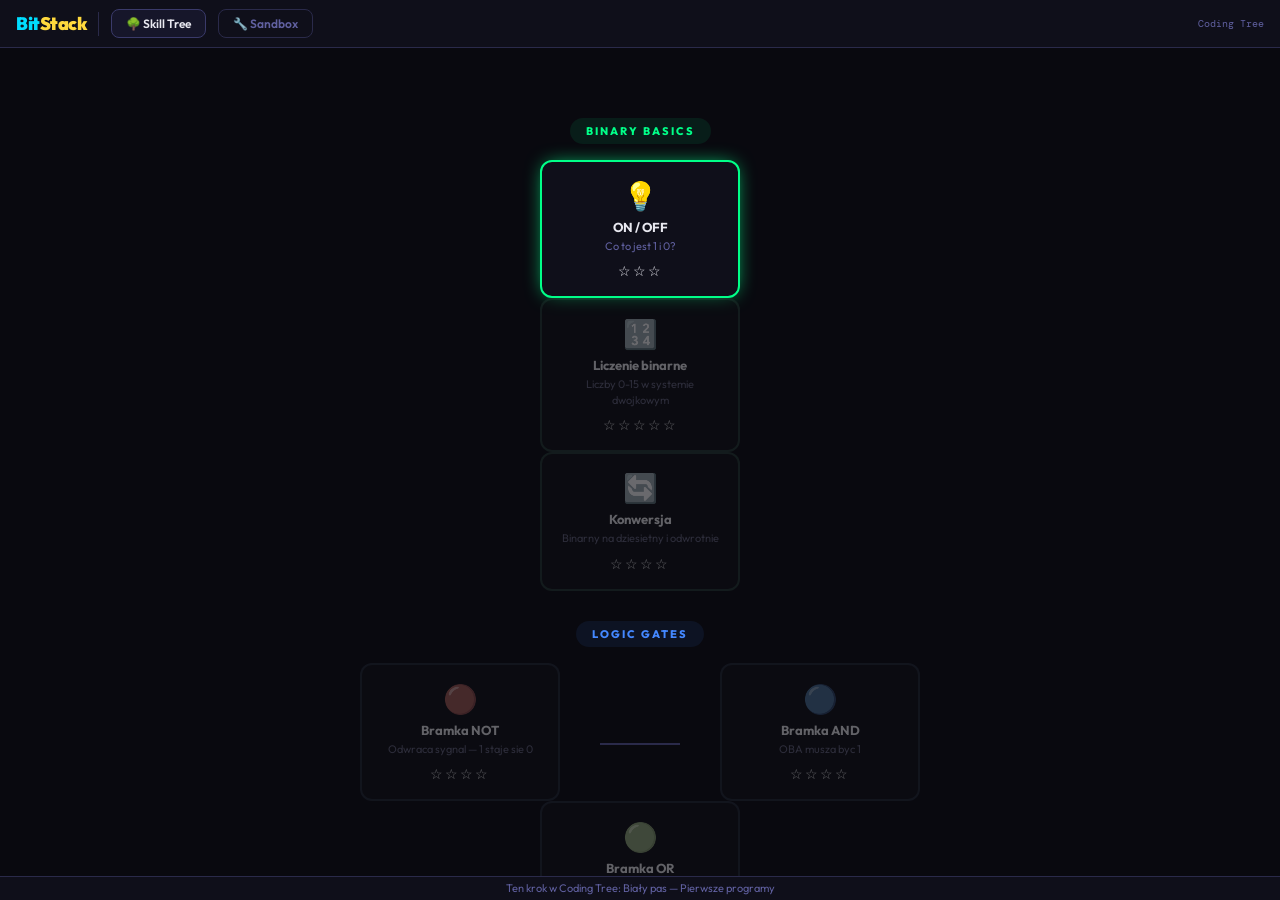
<file: bit-stack/index.html>
<!DOCTYPE html>
<html lang="pl">
<head>
<meta charset="UTF-8">
<meta name="viewport" content="width=device-width, initial-scale=1.0">
<title>BitStack — Logic & Binary</title>
<link href="https://fonts.googleapis.com/css2?family=Outfit:wght@400;500;600;700;800;900&family=DM+Mono:wght@400;500&display=swap" rel="stylesheet">
<style>
:root {
  --bg: #09090f; --bg2: #0f0f1a; --bg3: #16162a; --bg4: #1e1e36;
  --border: #2a2a4a; --border2: #3a3a6a;
  --text: #e8e8f0; --muted: #6060a0;
  --green: #00ff88; --blue: #4488ff; --purple: #bb66ff;
  --red: #ff4466; --orange: #ffaa00; --cyan: #00ddff; --yellow: #ffd93d;
  --font: 'Outfit', sans-serif; --mono: 'DM Mono', monospace;
  --r: 12px;
}
*, *::before, *::after { box-sizing: border-box; margin: 0; padding: 0; }
html, body { height: 100%; overflow: hidden; background: var(--bg); color: var(--text); font-family: var(--font); }

/* ── TOP BAR ── */
.topbar {
  height: 48px; background: var(--bg2); border-bottom: 1px solid var(--border);
  display: flex; align-items: center; padding: 0 16px; gap: 12px; z-index: 100;
}
.topbar .logo { font-weight: 900; font-size: 18px; letter-spacing: -.5px; }
.topbar .logo span { color: var(--cyan); }
.topbar .logo em { font-style: normal; color: var(--yellow); }
.topbar .sep { width: 1px; height: 24px; background: var(--border); }
.topbar .mode-btn {
  padding: 6px 14px; border-radius: 8px; border: 1px solid var(--border);
  background: transparent; color: var(--muted); font-family: var(--font);
  font-weight: 600; font-size: 12px; cursor: pointer; transition: all .15s;
}
.topbar .mode-btn:hover { border-color: var(--border2); color: var(--text); }
.topbar .mode-btn.active { background: var(--bg3); color: var(--text); border-color: var(--border2); }
.topbar .spacer { flex: 1; }
.topbar .badge { font-family: var(--mono); font-size: 10px; color: var(--muted); }

/* ── MAIN AREA ── */
.main { height: calc(100% - 48px - var(--step-h)); display: flex; position: relative; }
/* ── CODING TREE STEP LINE ── */
:root { --step-h: 24px; }
@media (max-width: 600px) { :root { --step-h: 36px; } }
.step-line {
  height: var(--step-h); display: flex; align-items: center; justify-content: center; padding: 0 12px;
  background: var(--bg2); border-top: 1px solid var(--border); color: var(--muted);
  font-family: var(--font); font-size: 11px; line-height: 1.3; text-align: center; overflow: hidden;
}
.view { display: none; width: 100%; height: 100%; }
.view.active { display: flex; }

/* ═══ SKILL TREE ═══ */
#tree-view {
  flex-direction: column; align-items: center; overflow-y: auto;
  padding: 40px 20px 80px; gap: 0;
}
.tree-track-label {
  font-size: 11px; font-weight: 800; text-transform: uppercase; letter-spacing: 2px;
  padding: 6px 16px; border-radius: 20px; margin: 30px 0 16px;
}
.tree-track-label.green { color: var(--green); background: #00ff8815; }
.tree-track-label.blue { color: var(--blue); background: #4488ff15; }
.tree-track-label.purple { color: var(--purple); background: #bb66ff15; }
.tree-connector { width: 2px; height: 28px; background: var(--border); }
.tree-branch { display: flex; gap: 40px; align-items: flex-start; }
.tree-branch .tree-connector { display: none; }
.tree-branch-line {
  width: 80px; height: 2px; background: var(--border); align-self: center; margin-top: 24px;
}

.tree-node {
  width: 200px; padding: 16px; border-radius: var(--r); border: 2px solid var(--border);
  background: var(--bg2); text-align: center; cursor: pointer; transition: all .2s;
  position: relative;
}
.tree-node:hover { border-color: var(--border2); transform: translateY(-2px); }
.tree-node.locked { opacity: .4; cursor: default; filter: grayscale(.6); }
.tree-node.locked:hover { transform: none; border-color: var(--border); }
.tree-node.available { border-color: var(--border2); animation: pulse-border 2s ease-in-out infinite; }
.tree-node.complete .node-icon { filter: none; }
.tree-node .node-icon { font-size: 28px; margin-bottom: 6px; }
.tree-node .node-title { font-weight: 700; font-size: 13px; margin-bottom: 4px; }
.tree-node .node-desc { font-size: 11px; color: var(--muted); line-height: 1.4; }
.tree-node .node-stars { margin-top: 8px; font-size: 14px; letter-spacing: 2px; }
@keyframes pulse-border { 0%,100% { box-shadow: 0 0 0 0 transparent; } 50% { box-shadow: 0 0 16px -4px var(--border2); } }

/* node colors */
.tree-node.t-green { border-color: #00ff8833; }
.tree-node.t-green.available { border-color: var(--green); box-shadow: 0 0 20px -6px var(--green); }
.tree-node.t-green.complete { border-color: var(--green); background: #00ff8808; }
.tree-node.t-blue { border-color: #4488ff33; }
.tree-node.t-blue.available { border-color: var(--blue); box-shadow: 0 0 20px -6px var(--blue); }
.tree-node.t-blue.complete { border-color: var(--blue); background: #4488ff08; }
.tree-node.t-purple { border-color: #bb66ff33; }
.tree-node.t-purple.available { border-color: var(--purple); box-shadow: 0 0 20px -6px var(--purple); }
.tree-node.t-purple.complete { border-color: var(--purple); background: #bb66ff08; }

/* ═══ CHALLENGE VIEW ═══ */
#challenge-view, #sandbox-view {
  flex-direction: column; padding: 0;
}
.challenge-header {
  padding: 16px 24px; background: var(--bg2); border-bottom: 1px solid var(--border);
  display: flex; align-items: center; gap: 16px;
}
.challenge-header .ch-back {
  background: none; border: 1px solid var(--border); color: var(--muted);
  padding: 6px 12px; border-radius: 6px; cursor: pointer; font-family: var(--font); font-size: 12px;
}
.challenge-header .ch-back:hover { color: var(--text); border-color: var(--border2); }
.challenge-header .ch-title { font-weight: 800; font-size: 16px; flex: 1; }
.challenge-header .ch-goal {
  font-size: 12px; color: var(--muted); max-width: 400px; line-height: 1.4;
}
.challenge-header .ch-stars { font-size: 18px; letter-spacing: 2px; }
.challenge-body { flex: 1; display: flex; overflow: hidden; }

/* ═══ CIRCUIT BUILDER ═══ */
.circuit {
  flex: 1; display: flex; padding: 20px 16px; gap: 20px; overflow-x: auto; align-items: flex-start;
}
.add-layer-btn {
  align-self: flex-start; margin-top: 78px;
  width: 28px; height: 28px; border-radius: 50%;
  background: var(--bg3); border: 1px dashed var(--border2); color: var(--muted);
  font-family: var(--font); font-size: 15px; font-weight: 700; cursor: pointer;
  display: flex; align-items: center; justify-content: center;
  flex-shrink: 0;
  transition: color .15s, border-color .15s, border-style .15s;
}
.add-layer-btn:hover { color: var(--cyan); border-color: var(--cyan); border-style: solid; }
.circuit-col {
  min-width: 140px; max-width: 180px; flex-shrink: 0;
  background: var(--bg2); border: 1px solid var(--border); border-radius: var(--r);
  display: flex; flex-direction: column; gap: 0; overflow: hidden;
}
.circuit-col-header {
  padding: 8px 12px; font-size: 10px; font-weight: 800; text-transform: uppercase;
  letter-spacing: 1px; color: var(--muted); border-bottom: 1px solid var(--border);
  text-align: center; position: relative;
}
.circuit-col-header .layer-rm {
  position: absolute; top: 4px; right: 6px; background: none; border: none;
  color: var(--border); cursor: pointer; font-size: 11px; padding: 0 2px;
}
.circuit-col-header .layer-rm:hover { color: var(--red); }
.circuit-col-body { padding: 8px; display: flex; flex-direction: column; gap: 8px; min-height: 160px; }
.circuit-arrow { display: none; } /* SVG wires already show flow direction */

/* input switches */
.input-switch {
  display: flex; align-items: center; gap: 8px; padding: 8px 10px;
  border-radius: 8px; background: var(--bg3); cursor: pointer; user-select: none;
  transition: background .15s;
}
.input-switch:hover { background: var(--bg4); }
.input-switch .sw-label { font-weight: 700; font-size: 13px; flex: 1; }
.input-switch .sw-bulb {
  width: 28px; height: 28px; border-radius: 50%; border: 2px solid var(--border);
  display: flex; align-items: center; justify-content: center; font-size: 16px;
  transition: all .2s;
}
.input-switch.on .sw-bulb {
  background: var(--yellow); border-color: var(--yellow); box-shadow: 0 0 12px var(--yellow);
}
.input-switch .sw-val {
  font-family: var(--mono); font-weight: 700; font-size: 14px; width: 18px; text-align: center;
}
.input-switch.on .sw-val { color: var(--yellow); }
.input-switch .gate-rm {
  position: absolute; top: 4px; right: 6px; background: none; border: none;
  color: var(--border); cursor: pointer; font-size: 11px; padding: 0 2px;
  opacity: 0; transition: opacity .15s, color .15s;
}
.input-switch:hover .gate-rm { opacity: 1; }
.input-switch .gate-rm:hover { color: var(--red); }

/* gates */
.gate-box {
  padding: 10px; border-radius: 8px; border: 2px solid var(--border);
  background: var(--bg3); position: relative; cursor: default;
}
.gate-box .gate-label { font-weight: 800; font-size: 12px; text-align: center; margin-bottom: 4px; }
.gate-box .gate-inputs { font-size: 10px; color: var(--muted); text-align: center; margin-bottom: 6px; font-family: var(--mono); }
.gate-box .gate-output {
  text-align: center; font-family: var(--mono); font-weight: 700; font-size: 16px;
}
.gate-box .gate-rm {
  position: absolute; top: 4px; right: 6px; background: none; border: none;
  color: var(--border); cursor: pointer; font-size: 12px;
}
.gate-box .gate-rm:hover { color: var(--red); }
.gate-box .gate-wire-btn {
  margin-top: 6px; width: 100%; padding: 4px; border-radius: 4px;
  border: 1px dashed var(--border); background: transparent; color: var(--muted);
  font-size: 10px; cursor: pointer; font-family: var(--font);
}
.gate-box .gate-wire-btn:hover { border-color: var(--border2); color: var(--text); }

/* gate colors */
.gate-box.g-not { border-color: #ff446644; }
.gate-box.g-not .gate-label { color: var(--red); }
.gate-box.g-and { border-color: #4488ff44; }
.gate-box.g-and .gate-label { color: var(--blue); }
.gate-box.g-or { border-color: #00ff8844; }
.gate-box.g-or .gate-label { color: var(--green); }
.gate-box.g-xor { border-color: #ffaa0044; }
.gate-box.g-xor .gate-label { color: var(--orange); }

.gate-output-on { color: var(--yellow) !important; }
.gate-output-off { color: var(--muted) !important; }

/* output bulbs */
.output-bulb {
  display: flex; align-items: center; justify-content: center; flex-direction: column;
  gap: 6px; padding: 12px; border-radius: 8px; background: var(--bg3);
}
.output-bulb .bulb-icon {
  font-size: 36px; transition: all .3s;
}
.output-bulb.on .bulb-icon { filter: drop-shadow(0 0 12px var(--yellow)); }
.output-bulb .bulb-val {
  font-family: var(--mono); font-weight: 700; font-size: 18px;
}
.output-bulb.on .bulb-val { color: var(--yellow); }

/* gate palette */
.gate-palette {
  width: 180px; background: var(--bg2); border-left: 1px solid var(--border);
  padding: 12px; display: flex; flex-direction: column; gap: 6px; flex-shrink: 0;
}
.gate-palette h3 {
  font-size: 10px; font-weight: 800; text-transform: uppercase; letter-spacing: 1px;
  color: var(--muted); margin-bottom: 4px;
}
.gate-pal-item {
  padding: 8px 10px; border-radius: 8px; border: 2px solid var(--border);
  background: var(--bg3); cursor: grab; user-select: none; font-weight: 700;
  font-size: 12px; text-align: center; transition: transform .1s;
}
.gate-pal-item:hover { transform: translateX(3px); }
.gate-pal-item.g-not { color: var(--red); border-color: #ff446633; }
.gate-pal-item.g-and { color: var(--blue); border-color: #4488ff33; }
.gate-pal-item.g-or { color: var(--green); border-color: #00ff8833; }
.gate-pal-item.g-xor { color: var(--orange); border-color: #ffaa0033; }

/* drop zone */
.gate-drop {
  min-height: 40px; border: 2px dashed var(--border); border-radius: 8px;
  display: flex; align-items: center; justify-content: center;
  font-size: 11px; color: var(--border); transition: all .15s;
}
.gate-drop.drag-over { border-color: var(--cyan); color: var(--cyan); background: #00ddff08; }

/* challenge buttons */
.challenge-controls {
  padding: 12px 24px; background: var(--bg2); border-top: 1px solid var(--border);
  display: flex; gap: 12px; align-items: center;
}
.btn {
  padding: 8px 20px; border-radius: 8px; border: none; font-family: var(--font);
  font-weight: 700; font-size: 13px; cursor: pointer; transition: all .15s;
}
.btn-check { background: var(--green); color: #000; }
.btn-check:hover { filter: brightness(1.1); }
.btn-reset { background: var(--bg3); color: var(--muted); border: 1px solid var(--border); }
.btn-reset:hover { color: var(--text); border-color: var(--border2); }
.btn-hint { background: var(--bg3); color: var(--orange); border: 1px solid #ffaa0033; }
.btn-hint:hover { background: #ffaa0011; }
.btn-anim { background: var(--bg3); color: var(--cyan); border: 1px solid #00ddff33; }
.btn-anim:hover { background: #00ddff11; }
.challenge-msg { flex: 1; font-size: 13px; font-weight: 600; }
.challenge-msg.success { color: var(--green); }
.challenge-msg.fail { color: var(--red); }

/* ═══ TOPIC CHALLENGE LIST ═══ */
.topic-list {
  max-width: 500px; margin: 0 auto; padding: 40px 20px; width: 100%;
}
.topic-list h2 { font-size: 22px; font-weight: 900; margin-bottom: 8px; }
.topic-list .topic-desc { color: var(--muted); font-size: 13px; margin-bottom: 24px; line-height: 1.5; }
.challenge-item {
  padding: 14px 16px; border-radius: var(--r); border: 1px solid var(--border);
  background: var(--bg2); margin-bottom: 8px; display: flex; align-items: center;
  gap: 12px; cursor: pointer; transition: all .15s;
}
.challenge-item:hover { border-color: var(--border2); transform: translateX(4px); }
.challenge-item .ci-num { font-family: var(--mono); font-size: 11px; color: var(--muted); width: 24px; }
.challenge-item .ci-title { flex: 1; font-weight: 600; font-size: 13px; }
.challenge-item .ci-stars { font-size: 14px; letter-spacing: 1px; }

/* task modal */
.task-modal {
  position: fixed; inset: 0; background: #000000cc; display: flex;
  align-items: center; justify-content: center; z-index: 180; padding: 24px;
}
.task-box {
  background: var(--bg2); border: 1px solid var(--border2); border-radius: 16px;
  padding: 28px 32px; max-width: 520px; width: 100%;
  max-height: 80vh; overflow-y: auto;
  animation: pop-in .25s ease-out;
}
.task-box h2 { font-size: 22px; margin-bottom: 4px; }
.task-box .task-type { font-size: 11px; color: var(--cyan); text-transform: uppercase; letter-spacing: 1px; margin-bottom: 16px; }
.task-box .task-goal { font-size: 15px; line-height: 1.5; color: var(--text); margin-bottom: 18px; }
.task-box .task-target { margin: 18px 0; padding: 14px; background: var(--bg3); border-radius: 8px; border: 1px solid var(--border); }
.task-box .task-target .task-target-label {
  font-size: 10px; font-weight: 800; text-transform: uppercase; letter-spacing: 1px;
  color: var(--muted); margin-bottom: 8px;
}
.task-box .task-target table.truth-table { margin: 4px auto; }
.task-box .task-target .task-target-line { font-family: var(--mono); font-size: 15px; color: var(--yellow); font-weight: 700; }
.task-box .task-hint {
  font-size: 13px; color: var(--orange); background: #ffaa0011; padding: 10px 12px;
  border-radius: 8px; border: 1px solid #ffaa0033; margin-top: 12px;
}
.task-box .task-hint::before { content: '💡 '; }
.task-box .task-close { margin-top: 18px; width: 100%; }

/* success overlay */
.success-overlay {
  position: fixed; inset: 0; background: #000000aa; display: flex;
  align-items: center; justify-content: center; z-index: 200;
}
.success-box {
  background: var(--bg2); border: 2px solid var(--green); border-radius: 16px;
  padding: 40px; text-align: center; max-width: 360px;
  animation: pop-in .3s ease-out;
}
.success-box h2 { font-size: 28px; margin-bottom: 8px; }
.success-box .stars { font-size: 36px; letter-spacing: 6px; margin: 16px 0; }
.success-box .btn { margin-top: 12px; }
@keyframes pop-in { from { transform: scale(.8); opacity: 0; } to { transform: scale(1); opacity: 1; } }

/* truth table */
.truth-table {
  margin: 12px auto; border-collapse: collapse; font-family: var(--mono); font-size: 12px;
}
.truth-table th, .truth-table td {
  padding: 4px 10px; border: 1px solid var(--border); text-align: center;
}
.truth-table th { background: var(--bg3); color: var(--muted); font-size: 10px; text-transform: uppercase; }
.truth-table td.on { color: var(--yellow); font-weight: 700; }
.truth-table td.off { color: var(--muted); }
.truth-table td.match { background: #00ff8812; }
.truth-table td.mismatch { background: #ff446612; }

/* ── Gate truth table (expandable) ── */
.gate-chevron {
  display: block; margin: 4px auto 0;
  background: none; border: 1px solid var(--border);
  color: var(--muted); font-family: var(--font);
  font-size: 10px; padding: 1px 10px; border-radius: 4px;
  cursor: pointer; transition: color .15s, border-color .15s;
}
.gate-chevron:hover { color: var(--text); border-color: var(--border2); }
.gate-truth {
  margin: 8px auto 2px; border-collapse: collapse;
  font-family: var(--mono); font-size: 10px; color: var(--muted);
}
.gate-truth th, .gate-truth td {
  padding: 2px 7px; border: 1px solid var(--border); text-align: center;
}
.gate-truth th { font-size: 9px; text-transform: uppercase; background: var(--bg3); color: var(--muted); }
.gate-truth tr.active td { background: #ffd93d22; color: var(--yellow); font-weight: 700; }

/* ── WIRES (SVG layer) ── */
.circuit { position: relative; }
.wire-layer {
  position: absolute; top: 0; left: 0;
  pointer-events: none; overflow: visible;
}
.wire-layer .wire {
  fill: none; stroke: var(--border2); stroke-width: 2;
  pointer-events: stroke; cursor: pointer;
  transition: stroke .15s, stroke-width .15s, filter .2s;
}
.wire-layer .wire.active {
  stroke: var(--yellow); stroke-width: 2.5;
  filter: drop-shadow(0 0 3px #ffd93d88);
}
.wire-layer .wire:hover {
  stroke: var(--red); stroke-width: 3.5;
  filter: drop-shadow(0 0 4px #ff446688);
}
/* wider invisible path layered underneath for easier click-hit on thin wires */
.wire-layer .wire-hit {
  fill: none; stroke: transparent; stroke-width: 14;
  pointer-events: stroke; cursor: pointer;
}

/* ── PORTS ── */
.gate-box, .input-switch, .output-bulb { position: relative; }
.port {
  position: absolute; width: 14px; height: 14px; border-radius: 50%;
  border: 2px solid var(--border2); background: var(--bg); cursor: pointer;
  z-index: 5; transition: transform .12s, box-shadow .15s, background .15s, border-color .15s;
}
.port:hover { transform: scale(1.25); }
.port.port-out { right: -8px; top: 50%; transform: translateY(-50%); background: var(--bg3); }
.port.port-out:hover { transform: translateY(-50%) scale(1.25); }
.port.port-in { left: -8px; }
.gate-box[data-inputs="1"] .port.port-in { top: 50%; transform: translateY(-50%); }
.gate-box[data-inputs="1"] .port.port-in:hover { transform: translateY(-50%) scale(1.25); }
.gate-box[data-inputs="2"] .port.port-in.p0 { top: 30%; transform: translateY(-50%); }
.gate-box[data-inputs="2"] .port.port-in.p0:hover { transform: translateY(-50%) scale(1.25); }
.gate-box[data-inputs="2"] .port.port-in.p1 { top: 70%; transform: translateY(-50%); }
.gate-box[data-inputs="2"] .port.port-in.p1:hover { transform: translateY(-50%) scale(1.25); }
.output-bulb .port.port-in { top: 50%; transform: translateY(-50%); }
.output-bulb .port.port-in:hover { transform: translateY(-50%) scale(1.25); }

.port.occupied { background: var(--yellow); border-color: var(--yellow); }
.port.armed { background: var(--cyan); border-color: var(--cyan); box-shadow: 0 0 0 0 var(--cyan); animation: port-pulse 1.2s ease-in-out infinite; }
.port.valid { border-color: var(--cyan); animation: port-pulse-outline 1.2s ease-in-out infinite; }
.port.invalid { opacity: .25; pointer-events: none; }
.port.missing { border-color: var(--red); border-style: dashed; animation: port-pulse-missing 1.6s ease-in-out infinite; }
@keyframes port-pulse { 0%,100% { box-shadow: 0 0 0 0 #00ddff88; } 50% { box-shadow: 0 0 0 8px #00ddff00; } }
@keyframes port-pulse-outline { 0%,100% { box-shadow: 0 0 0 0 #00ddff88; } 50% { box-shadow: 0 0 0 6px #00ddff00; } }
@keyframes port-pulse-missing { 0%,100% { box-shadow: 0 0 0 0 #ff446688; } 50% { box-shadow: 0 0 0 6px #ff446600; } }

/* ── WIRE BANNER ── */
.wire-banner {
  flex: 0 0 auto; height: 36px;
  background: var(--bg3); border-bottom: 1px solid var(--border2);
  display: flex; align-items: center; justify-content: center; gap: 12px;
  color: var(--cyan); font-weight: 600; font-size: 13px;
  animation: banner-slide .18s ease-out;
}
.wire-banner button {
  background: none; border: 1px solid var(--border2); color: var(--muted);
  width: 24px; height: 24px; border-radius: 50%; cursor: pointer; font-family: var(--font);
}
.wire-banner button:hover { color: var(--red); border-color: var(--red); }
@keyframes banner-slide { from { transform: translateY(-100%); } to { transform: translateY(0); } }

/* scrollbar */
::-webkit-scrollbar { width: 6px; }
::-webkit-scrollbar-track { background: transparent; }
::-webkit-scrollbar-thumb { background: var(--border); border-radius: 3px; }
</style>
</head>
<body>

<!-- TOP BAR -->
<div class="topbar">
  <div class="logo"><span>Bit</span><em>Stack</em></div>
  <div class="sep"></div>
  <button class="mode-btn active" onclick="showView('tree')">🌳 Skill Tree</button>
  <button class="mode-btn" onclick="showView('sandbox')">🔧 Sandbox</button>
  <div class="spacer"></div>
  <div class="badge">Coding Tree</div>
</div>

<!-- MAIN -->
<div class="main">

  <!-- SKILL TREE VIEW -->
  <div id="tree-view" class="view active"></div>

  <!-- TOPIC / CHALLENGE LIST -->
  <div id="topic-view" class="view" style="overflow-y:auto;"></div>

  <!-- CHALLENGE VIEW -->
  <div id="challenge-view" class="view"></div>

  <!-- SANDBOX VIEW -->
  <div id="sandbox-view" class="view"></div>

</div>
<footer class="step-line" data-curriculum-step="belt.white.first-programs">Ten krok w Coding Tree: Biały pas — Pierwsze programy</footer>

<script>
// ════════════════════════════════════════════════════
//  DATA: SKILL TREE & CHALLENGES
// ════════════════════════════════════════════════════

const GATE_DEFS = {
  NOT: { label: 'NOT', kid: 'Odwroc', inputs: 1, cls: 'g-not', icon: '🔴', fn: (a) => a[0] ? 0 : 1 },
  AND: { label: 'AND', kid: 'OBA', inputs: 2, cls: 'g-and', icon: '🔵', fn: (a) => (a[0] && a[1]) ? 1 : 0 },
  OR:  { label: 'OR',  kid: 'LUB', inputs: 2, cls: 'g-or',  icon: '🟢', fn: (a) => (a[0] || a[1]) ? 1 : 0 },
  XOR: { label: 'XOR', kid: 'ROZNE', inputs: 2, cls: 'g-xor', icon: '🟠', fn: (a) => (a[0] !== a[1]) ? 1 : 0 },
};

const TOPICS = [
  // Binary Basics
  { id: 'onoff', title: 'ON / OFF', icon: '💡', desc: 'Co to jest 1 i 0?', track: 'green', requires: [],
    challenges: [
      { title: 'Zapal lampke', goal: 'Kliknij przelacznik A zeby zapalic lampke.', type: 'multi-input', inputs: ['A'], targetValues: {A:1}, hint: 'Kliknij na przelacznik!' },
      { title: 'Zgax lampke', goal: 'Lampka swieci. Zgax ja!', type: 'multi-input', inputs: ['A'], targetValues: {A:0}, startValues: {A:1}, hint: 'Kliknij przelacznik zeby go wylaczyc.' },
      { title: '1 czy 0?', goal: 'Ustaw A=1 i B=0.', type: 'multi-input', inputs: ['A','B'], targetValues: {A:1, B:0}, hint: 'ON = 1, OFF = 0' },
    ]
  },
  { id: 'binary-count', title: 'Liczenie binarne', icon: '🔢', desc: 'Liczby 0-15 w systemie dwojkowym', track: 'green', requires: ['onoff'],
    challenges: [
      { title: 'Pokaz 1', goal: 'Ustaw przelaczniki tak, zeby pokazaly liczbe 1 (binarnie).', type: 'binary-number', bits: 4, target: 1, hint: '1 w binarnym to 0001' },
      { title: 'Pokaz 3', goal: 'Pokaz liczbe 3 w systemie binarnym.', type: 'binary-number', bits: 4, target: 3, hint: '3 = 2+1 = 0011' },
      { title: 'Pokaz 5', goal: 'Pokaz liczbe 5 w systemie binarnym.', type: 'binary-number', bits: 4, target: 5, hint: '5 = 4+1 = 0101' },
      { title: 'Pokaz 10', goal: 'Pokaz liczbe 10 w systemie binarnym.', type: 'binary-number', bits: 4, target: 10, hint: '10 = 8+2 = 1010' },
      { title: 'Pokaz 15', goal: 'Pokaz najwieksza liczbe z 4 bitow!', type: 'binary-number', bits: 4, target: 15, hint: 'Wlacz wszystkie bity!' },
    ]
  },
  { id: 'binary-convert', title: 'Konwersja', icon: '🔄', desc: 'Binarny na dziesietny i odwrotnie', track: 'green', requires: ['binary-count'],
    challenges: [
      { title: 'Co to 1100?', goal: 'Jaka liczbe dziesietna reprezentuje 1100?', type: 'quiz', question: '1100 w binarnym =', options: ['10','12','14','8'], answer: '12', hint: '1100 = 8+4 = 12' },
      { title: 'Co to 1011?', goal: 'Jaka liczbe dziesietna reprezentuje 1011?', type: 'quiz', question: '1011 w binarnym =', options: ['9','11','13','7'], answer: '11', hint: '1011 = 8+2+1 = 11' },
      { title: 'Zapisz 7', goal: 'Pokaz liczbe 7 binarnie.', type: 'binary-number', bits: 4, target: 7, hint: '7 = 4+2+1 = 0111' },
      { title: 'Zapisz 13', goal: 'Pokaz liczbe 13 binarnie.', type: 'binary-number', bits: 4, target: 13, hint: '13 = 8+4+1 = 1101' },
    ]
  },
  // Logic Gates
  { id: 'gate-not', title: 'Bramka NOT', icon: '🔴', desc: 'Odwraca sygnal — 1 staje sie 0', track: 'blue', requires: ['binary-convert'],
    challenges: [
      { title: 'Zobacz NOT', goal: 'Przewiduj co pokaze lampka dla kazdej wartosci A.', type: 'predict', inputs: ['A'],
        preset: { layers: [[{type:'NOT', wires:[{layer:-1,idx:0}]}]] },
        hint: 'NOT odwraca: 1→0, 0→1' },
      { title: 'Odkryj NOT', goal: 'Polacz wejscie A z bramka NOT. Co sie stanie?', type: 'circuit', inputs: ['A'], layers: 1, availableGates: ['NOT'], targetFn: (v) => v.A ? 0 : 1, hint: 'NOT odwraca — gdy A=1, wyjscie=0' },
      { title: 'NOT z 0', goal: 'Ustaw A=0 i przepusc przez NOT. Jaki wynik?', type: 'circuit', inputs: ['A'], layers: 1, availableGates: ['NOT'], targetFn: (v) => v.A ? 0 : 1, startValues: {A:0}, hint: 'NOT zamienia 0 na 1' },
      { title: 'Podwojny NOT', goal: 'Uzyj dwoch bramek NOT jedna po drugiej. Co dostaniesz?', type: 'circuit', inputs: ['A'], layers: 2, availableGates: ['NOT','NOT'], targetFn: (v) => v.A, hint: 'NOT(NOT(x)) = x — wraca do oryginalu!' },
    ]
  },
  { id: 'gate-and', title: 'Bramka AND', icon: '🔵', desc: 'OBA musza byc 1', track: 'blue', requires: ['binary-convert'],
    challenges: [
      { title: 'Zobacz AND', goal: 'Przewiduj wyjscie bramki AND dla kazdej kombinacji.', type: 'predict', inputs: ['A','B'],
        preset: { layers: [[{type:'AND', wires:[{layer:-1,idx:0},{layer:-1,idx:1}]}]] },
        hint: 'AND = 1 tylko gdy oba sa 1' },
      { title: 'Odkryj AND', goal: 'Lampka ma sie zapalic TYLKO gdy oba przelaczniki sa ON.', type: 'circuit', inputs: ['A','B'], layers: 1, availableGates: ['AND'], targetFn: (v) => (v.A && v.B) ? 1 : 0, hint: 'AND = oba musza byc 1' },
      { title: 'Testuj AND', goal: 'Przetestuj wszystkie kombinacje A i B. Kiedy lampka swieci?', type: 'circuit', inputs: ['A','B'], layers: 1, availableGates: ['AND'], targetFn: (v) => (v.A && v.B) ? 1 : 0, hint: 'Tylko gdy A=1 I B=1' },
      { title: '3 wejscia AND', goal: 'Lampka swieci gdy A, B i C sa wszystkie ON.', type: 'circuit', inputs: ['A','B','C'], layers: 2, availableGates: ['AND','AND'], targetFn: (v) => (v.A && v.B && v.C) ? 1 : 0, hint: 'Uzyj dwoch bramek AND' },
    ]
  },
  { id: 'gate-or', title: 'Bramka OR', icon: '🟢', desc: 'Wystarczy JEDEN na 1', track: 'blue', requires: ['gate-not', 'gate-and'],
    challenges: [
      { title: 'Zobacz OR', goal: 'Przewiduj wyjscie bramki OR dla kazdej kombinacji.', type: 'predict', inputs: ['A','B'],
        preset: { layers: [[{type:'OR', wires:[{layer:-1,idx:0},{layer:-1,idx:1}]}]] },
        hint: 'OR = 1 gdy przynajmniej jeden jest 1' },
      { title: 'Odkryj OR', goal: 'Lampka zaswieczy gdy KTORYKOLWIEK przelacznik jest ON.', type: 'circuit', inputs: ['A','B'], layers: 1, availableGates: ['OR'], targetFn: (v) => (v.A || v.B) ? 1 : 0, hint: 'OR = wystarczy jeden' },
      { title: 'Alarm drzwi', goal: 'Alarm (lampka) gdy KTORES drzwi sa otwarte. 3 drzwi!', type: 'circuit', inputs: ['A','B','C'], layers: 2, availableGates: ['OR','OR'], targetFn: (v) => (v.A || v.B || v.C) ? 1 : 0, hint: 'Polacz dwa OR w lancuch' },
    ]
  },
  { id: 'gate-xor', title: 'Bramka XOR', icon: '🟠', desc: 'Rozne = 1, takie same = 0', track: 'blue', requires: ['gate-or'],
    challenges: [
      { title: 'Zobacz XOR', goal: 'Przewiduj wyjscie XOR — kiedy swieci?', type: 'predict', inputs: ['A','B'],
        preset: { layers: [[{type:'XOR', wires:[{layer:-1,idx:0},{layer:-1,idx:1}]}]] },
        hint: 'XOR = 1 gdy wartosci sa rozne' },
      { title: 'Odkryj XOR', goal: 'Lampka swieci gdy wejscia sa ROZNE.', type: 'circuit', inputs: ['A','B'], layers: 1, availableGates: ['XOR'], targetFn: (v) => (v.A !== v.B) ? 1 : 0, hint: 'XOR = rozne wartosci' },
    ]
  },
  // ── Composition scaffolding ─────────────────────────
  { id: 'compose-series', title: 'Szeregowo', icon: '⛓️', desc: 'Wyjscie jednej bramki wpada do drugiej', track: 'blue', requires: ['gate-xor'],
    challenges: [
      { title: 'Podwojny NOT', goal: 'Co sie stanie gdy A przejdzie przez dwa NOT-y z rzedu?', type: 'predict', inputs: ['A'],
        preset: { layers: [
          [{type:'NOT', wires:[{layer:-1,idx:0}]}],
          [{type:'NOT', wires:[{layer:0,idx:0}]}]
        ]},
        hint: 'NOT odwraca, drugi NOT odwraca z powrotem' },
      { title: 'NAND szeregowo', goal: 'AND, potem NOT. Co dostaniemy?', type: 'predict', inputs: ['A','B'],
        preset: { layers: [
          [{type:'AND', wires:[{layer:-1,idx:0},{layer:-1,idx:1}]}],
          [{type:'NOT', wires:[{layer:0,idx:0}]}]
        ]},
        hint: 'NOT(A AND B) — przeciwienstwo AND' },
      { title: 'Polacz NOR', goal: 'Polacz bramki tak, zeby uzyskac NOT(A OR B).', type: 'wire', inputs: ['A','B'],
        preset: { layers: [
          [{type:'OR'}],
          [{type:'NOT'}]
        ]},
        targetFn: (v) => (!(v.A||v.B)) ? 1 : 0,
        hint: 'A i B do OR, wynik OR do NOT' },
      { title: 'Zbuduj NAND', goal: 'Zbuduj NAND: lampka swieci GDY nie jest prawda ze OBA sa 1.', type: 'circuit', inputs: ['A','B'], layers: 2, availableGates: ['AND','NOT'],
        targetFn: (v) => (!(v.A&&v.B)) ? 1 : 0, maxGates: 2,
        hint: 'Najpierw AND, potem NOT' },
    ]
  },
  { id: 'compose-parallel', title: 'Rownolegle', icon: '🔀', desc: 'Dwie galezie laczone razem', track: 'blue', requires: ['compose-series'],
    challenges: [
      { title: 'Dwie galezie', goal: 'Kazde wejscie ma swoj NOT, potem AND. Kiedy swieci?', type: 'predict', inputs: ['A','B'],
        preset: { layers: [
          [{type:'NOT', wires:[{layer:-1,idx:0}]}, {type:'NOT', wires:[{layer:-1,idx:1}]}],
          [{type:'AND', wires:[{layer:0,idx:0},{layer:0,idx:1}]}]
        ]},
        hint: 'AND wymaga obu na 1 — czyli oba NOT-y musza dac 1' },
      { title: 'Polacz galezie', goal: 'Polacz tak, zeby lampka swiecila tylko gdy OBA sa wylaczone.', type: 'wire', inputs: ['A','B'],
        preset: { layers: [
          [{type:'NOT'}, {type:'NOT'}],
          [{type:'AND'}]
        ]},
        targetFn: (v) => (!v.A && !v.B) ? 1 : 0,
        hint: 'A do pierwszego NOT, B do drugiego, oba wyjscia do AND' },
      { title: 'Co na koncu?', goal: 'Jaka bramka w miejscu ? da 1 gdy OBA wejscia sa wylaczone?', type: 'fill', inputs: ['A','B'],
        preset: { layers: [
          [{type:'NOT', wires:[{layer:-1,idx:0}]}, {type:'NOT', wires:[{layer:-1,idx:1}]}],
          [{type:'?', wires:[{layer:0,idx:0},{layer:0,idx:1}]}]
        ]},
        options: ['AND','OR','XOR'], answer: 'AND',
        hint: 'Oba NOT-y musza dac 1 — czyli potrzeba AND' },
      { title: 'Oba wylaczone', goal: 'Zbuduj od zera uklad: lampka swieci gdy A=0 I B=0.', type: 'circuit', inputs: ['A','B'], layers: 2, availableGates: ['NOT','NOT','AND'],
        targetFn: (v) => (!v.A && !v.B) ? 1 : 0, maxGates: 3,
        hint: 'Dwa NOT-y (po jednym na kazde wejscie), potem AND' },
    ]
  },
  { id: 'gate-combine', title: 'Laczenie bramek', icon: '🔗', desc: 'Buduj zlożone uklady', track: 'blue', requires: ['compose-parallel'],
    challenges: [
      { title: 'NOT + AND', goal: 'Lampka swieci gdy A jest ON ale B jest OFF.', type: 'circuit', inputs: ['A','B'], layers: 2, availableGates: ['NOT','AND'], targetFn: (v) => (v.A && !v.B) ? 1 : 0, hint: 'Odwroc B przez NOT, potem AND z A' },
      { title: 'Kontrola dostepu', goal: 'Drzwi otworza sie gdy masz klucz (A=1) ALBO kod (B=1) I alarm jest wylaczony (C=0).', type: 'circuit', inputs: ['A','B','C'], layers: 2, availableGates: ['OR','NOT','AND'], targetFn: (v) => ((v.A || v.B) && !v.C) ? 1 : 0, hint: '(A OR B) AND NOT(C)' },
      { title: 'Jaka bramka?', goal: 'Co powinno byc w miejscu ? zeby lampka zaswiecila gdy A=0 I B=1?', type: 'fill', inputs: ['A','B'],
        preset: { layers: [
          [{type:'NOT', wires:[{layer:-1,idx:0}]}],
          [{type:'?', wires:[{layer:0,idx:0},{layer:-1,idx:1}]}]
        ]},
        options: ['AND','OR','XOR'], answer: 'AND',
        hint: 'Chcemy 1 tylko gdy NOT(A)=1 oraz B=1' },
    ]
  },
  { id: 'build-xor', title: 'Zbuduj XOR', icon: '🏆', desc: 'Finalne wyzwanie: XOR z prostszych bramek', track: 'blue', requires: ['gate-combine'],
    challenges: [
      { title: 'Zobacz calosc XOR', goal: 'Oto pelny XOR zbudowany z AND, OR i NOT. Przewiduj wyjscie.', type: 'predict', inputs: ['A','B'],
        preset: { layers: [
          [{type:'OR', wires:[{layer:-1,idx:0},{layer:-1,idx:1}]}, {type:'AND', wires:[{layer:-1,idx:0},{layer:-1,idx:1}]}],
          [{type:'NOT', wires:[{layer:0,idx:1}]}],
          [{type:'AND', wires:[{layer:0,idx:0},{layer:1,idx:0}]}]
        ]},
        hint: '(A OR B) AND NOT(A AND B) — swieci gdy ROZNE' },
      { title: 'Polacz XOR', goal: 'Bramki sa rozstawione. Polacz je zeby uzyskac XOR.', type: 'wire', inputs: ['A','B'],
        preset: { layers: [
          [{type:'OR'}, {type:'AND'}],
          [{type:'NOT'}],
          [{type:'AND'}]
        ]},
        targetFn: (v) => (v.A !== v.B) ? 1 : 0,
        hint: 'A i B do OR oraz do AND. AND do NOT. OR i NOT do ostatniego AND.' },
      { title: 'Ktora na koncu?', goal: 'Prawie gotowy XOR. Jaka bramka na koncu laczy OR i NOT?', type: 'fill', inputs: ['A','B'],
        preset: { layers: [
          [{type:'OR', wires:[{layer:-1,idx:0},{layer:-1,idx:1}]}, {type:'AND', wires:[{layer:-1,idx:0},{layer:-1,idx:1}]}],
          [{type:'NOT', wires:[{layer:0,idx:1}]}],
          [{type:'?', wires:[{layer:0,idx:0},{layer:1,idx:0}]}]
        ]},
        options: ['AND','OR','XOR'], answer: 'AND',
        hint: 'Chcemy 1 gdy OR=1 I NOT(AND)=1 — czyli AND' },
      { title: 'Zbuduj XOR sam', goal: 'Teraz sam! Zbuduj XOR uzywajac tylko AND, OR i NOT.', type: 'circuit', inputs: ['A','B'], layers: 3, availableGates: ['AND','AND','OR','NOT'],
        targetFn: (v) => (v.A !== v.B) ? 1 : 0, maxGates: 4,
        hint: 'XOR = (A OR B) AND NOT(A AND B)' },
    ]
  },
  // Logic Laws
  { id: 'truth-tables', title: 'Tablice prawdy', icon: '📋', desc: 'Wszystkie kombinacje wejsc i wyjsc', track: 'purple', requires: ['gate-combine'],
    challenges: [
      { title: 'Tablica AND', goal: 'Wypelnij tablice prawdy dla bramki AND.', type: 'truth-table-fill', gate: 'AND', inputs: ['A','B'], hint: 'AND daje 1 tylko gdy oba sa 1' },
      { title: 'Tablica OR', goal: 'Wypelnij tablice prawdy dla bramki OR.', type: 'truth-table-fill', gate: 'OR', inputs: ['A','B'], hint: 'OR daje 1 gdy ktorykolwiek jest 1' },
      { title: 'Zgadnij bramke', goal: 'Patrzac na tablice prawdy — jaka to bramka?', type: 'quiz', question: 'A=0,B=0→0 | A=0,B=1→1 | A=1,B=0→1 | A=1,B=1→0', options: ['AND','OR','XOR','NOT'], answer: 'XOR', hint: 'Wynik=1 gdy wejscia sa rozne' },
    ]
  },
  { id: 'demorgan1', title: 'De Morgan 1', icon: '⚡', desc: 'NOT(A AND B) = NOT A OR NOT B', track: 'purple', requires: ['truth-tables'],
    challenges: [
      { title: 'Zbuduj NOT(A AND B)', goal: 'Polacz A i B przez AND, potem NOT.', type: 'circuit', inputs: ['A','B'], layers: 2, availableGates: ['AND','NOT'], targetFn: (v) => !(v.A && v.B) ? 1 : 0, hint: 'Najpierw AND, potem NOT na wyniku' },
      { title: 'Zbuduj to samo inaczej', goal: 'Uzyj TYLKO bramek NOT i OR zeby uzyskac ten sam wynik!', type: 'circuit', inputs: ['A','B'], layers: 2, availableGates: ['NOT','NOT','OR'], targetFn: (v) => !(v.A && v.B) ? 1 : 0, hint: 'NOT(A) OR NOT(B) — odwroc kazde wejscie osobno!' },
      { title: 'Porownaj', goal: 'Obie wersje daja to samo? Sprawdz tablice prawdy!', type: 'truth-table-compare', fn1: (a,b) => !(a&&b)?1:0, fn2: (a,b) => (!a||!b)?1:0, label1: 'NOT(A AND B)', label2: 'NOT A OR NOT B', hint: 'Powinny byc identyczne!' },
    ]
  },
  { id: 'demorgan2', title: 'De Morgan 2', icon: '⚡', desc: 'NOT(A OR B) = NOT A AND NOT B', track: 'purple', requires: ['truth-tables'],
    challenges: [
      { title: 'Zbuduj NOT(A OR B)', goal: 'Polacz A i B przez OR, potem NOT.', type: 'circuit', inputs: ['A','B'], layers: 2, availableGates: ['OR','NOT'], targetFn: (v) => !(v.A || v.B) ? 1 : 0, hint: 'Najpierw OR, potem NOT' },
      { title: 'Zbuduj to samo inaczej', goal: 'Uzyj TYLKO bramek NOT i AND!', type: 'circuit', inputs: ['A','B'], layers: 2, availableGates: ['NOT','NOT','AND'], targetFn: (v) => !(v.A || v.B) ? 1 : 0, hint: 'NOT(A) AND NOT(B)' },
      { title: 'Porownaj', goal: 'Obie wersje daja to samo?', type: 'truth-table-compare', fn1: (a,b) => !(a||b)?1:0, fn2: (a,b) => (!a&&!b)?1:0, label1: 'NOT(A OR B)', label2: 'NOT A AND NOT B', hint: 'Identyczne — to prawo De Morgana!' },
    ]
  },
  { id: 'demorgan-prove', title: 'Buduj i udowodnij', icon: '🏆', desc: 'Uzyj praw De Morgana do upraszczania', track: 'purple', requires: ['demorgan1','demorgan2'],
    challenges: [
      { title: 'Uprość uklad', goal: 'Ten uklad ma 4 bramki: NOT→AND→NOT. Zbuduj rownowazny z 3 bramkami uzywajac prawa De Morgana.', type: 'circuit', inputs: ['A','B'], layers: 2, availableGates: ['NOT','NOT','OR'], targetFn: (v) => !(v.A && v.B) ? 1 : 0, maxGates: 3, hint: 'NOT(A AND B) = NOT(A) OR NOT(B)' },
      { title: 'Zaprojektuj swoj uklad', goal: 'Sandbox: zbuduj dowolny uklad i sprawdz jego tablice prawdy!', type: 'sandbox', inputs: ['A','B'], hint: 'Eksperymentuj!' },
    ]
  },
];

// ════════════════════════════════════════════════════
//  STATE
// ════════════════════════════════════════════════════
let progress = JSON.parse(localStorage.getItem('bitstack-progress') || '{}');
let currentTopic = null;
let currentChallenge = null;
let currentChallengeIdx = 0;

// circuit state
let circuitInputs = [];
let circuitValues = {};
let circuitLayers = [[], []]; // each layer = array of {type, wires:[port0,port1]} (nulls allowed)
let circuitOutputs = [];
let circuitOutputWire = null; // {layer, idx} — which gate feeds the final bulb
let armedPort = null;         // {kind:'input'|'gate', layer, idx} while the kid is wiring

function saveProgress() { localStorage.setItem('bitstack-progress', JSON.stringify(progress)); }

function getTopicProgress(id) { return progress[id] || { stars: [] }; }
function isTopicComplete(id) {
  const p = getTopicProgress(id);
  const t = TOPICS.find(t => t.id === id);
  return t && p.stars && p.stars.length >= t.challenges.length && p.stars.every(s => s > 0);
}
function isTopicAvailable(id) {
  const t = TOPICS.find(t => t.id === id);
  if (!t) return false;
  return t.requires.every(r => isTopicComplete(r));
}

// ════════════════════════════════════════════════════
//  VIEWS
// ════════════════════════════════════════════════════
function showView(name) {
  if (_animationTimer) stopAnimation();
  document.querySelectorAll('.view').forEach(v => v.classList.remove('active'));
  document.querySelectorAll('.mode-btn').forEach(b => b.classList.remove('active'));

  if (name === 'tree') {
    document.getElementById('tree-view').classList.add('active');
    document.querySelectorAll('.mode-btn')[0].classList.add('active');
    renderTree();
  } else if (name === 'sandbox') {
    document.getElementById('sandbox-view').classList.add('active');
    document.querySelectorAll('.mode-btn')[1].classList.add('active');
    openSandbox();
  } else if (name === 'topic') {
    document.getElementById('topic-view').classList.add('active');
  } else if (name === 'challenge') {
    document.getElementById('challenge-view').classList.add('active');
  }
}

// ════════════════════════════════════════════════════
//  SKILL TREE RENDER
// ════════════════════════════════════════════════════
function renderTree() {
  const el = document.getElementById('tree-view');
  let html = '';

  const tracks = [
    { label: 'Binary Basics', cls: 'green', ids: ['onoff','binary-count','binary-convert'] },
    { label: 'Logic Gates', cls: 'blue', ids: ['gate-not','gate-and','gate-or','gate-xor','compose-series','compose-parallel','gate-combine','build-xor'] },
    { label: 'Logic Laws', cls: 'purple', ids: ['truth-tables','demorgan1','demorgan2','demorgan-prove'] },
  ];

  tracks.forEach(track => {
    html += `<div class="tree-track-label ${track.cls}">${track.label}</div>`;
    track.ids.forEach((id, i) => {
      const t = TOPICS.find(x => x.id === id);
      const complete = isTopicComplete(id);
      const available = isTopicAvailable(id);
      const locked = !complete && !available;
      const p = getTopicProgress(id);
      const starsHtml = t.challenges.map((_, ci) => {
        const s = (p.stars && p.stars[ci]) || 0;
        return s >= 1 ? '⭐' : '☆';
      }).join('');

      let cls = `tree-node t-${track.cls}`;
      if (complete) cls += ' complete';
      else if (available) cls += ' available';
      else cls += ' locked';

      // Branch layout for parallel nodes
      const isParallel = (id === 'gate-not' || id === 'gate-and') || (id === 'demorgan1' || id === 'demorgan2');
      const pairStart = (id === 'gate-not' || id === 'demorgan1');
      const pairEnd = (id === 'gate-and' || id === 'demorgan2');

      if (pairStart) html += '<div class="tree-branch">';

      if (i > 0 && !isParallel) html += '<div class="tree-connector"></div>';

      html += `<div class="${cls}" onclick="${locked ? '' : `openTopic('${id}')`}">
        <div class="node-icon">${t.icon}</div>
        <div class="node-title">${t.title}</div>
        <div class="node-desc">${t.desc}</div>
        <div class="node-stars">${starsHtml}</div>
      </div>`;

      if (pairStart) html += '<div class="tree-branch-line"></div>';
      if (pairEnd) html += '</div>';
    });
  });

  el.innerHTML = html;
}

// ════════════════════════════════════════════════════
//  TOPIC CHALLENGE LIST
// ════════════════════════════════════════════════════
function openTopic(id) {
  currentTopic = TOPICS.find(t => t.id === id);
  if (!currentTopic) return;
  const p = getTopicProgress(id);
  const el = document.getElementById('topic-view');

  let html = `<div class="topic-list">
    <button class="btn btn-reset" onclick="showView('tree')" style="margin-bottom:16px;">← Powrot</button>
    <h2>${currentTopic.icon} ${currentTopic.title}</h2>
    <p class="topic-desc">${currentTopic.desc}</p>`;

  currentTopic.challenges.forEach((ch, i) => {
    const stars = (p.stars && p.stars[i]) || 0;
    const starsHtml = '⭐'.repeat(stars) + '☆'.repeat(3 - stars);
    html += `<div class="challenge-item" onclick="openChallenge('${id}', ${i})">
      <div class="ci-num">#${i+1}</div>
      <div class="ci-title">${ch.title}</div>
      <div class="ci-stars">${starsHtml}</div>
    </div>`;
  });

  html += '</div>';
  el.innerHTML = html;
  showView('topic');
}

// ════════════════════════════════════════════════════
//  CHALLENGE
// ════════════════════════════════════════════════════
function openChallenge(topicId, idx) {
  if (_animationTimer) stopAnimation();
  currentTopic = TOPICS.find(t => t.id === topicId);
  currentChallengeIdx = idx;
  currentChallenge = currentTopic.challenges[idx];
  const ch = currentChallenge;

  if (ch.type === 'binary-number') renderBinaryChallenge(ch);
  else if (ch.type === 'quiz') renderQuizChallenge(ch);
  else if (ch.type === 'truth-table-fill') renderTruthTableFill(ch);
  else if (ch.type === 'truth-table-compare') renderTruthTableCompare(ch);
  else if (ch.type === 'predict') renderPredictChallenge(ch);
  else if (ch.type === 'wire') renderWireChallenge(ch);
  else if (ch.type === 'fill') renderFillChallenge(ch);
  else if (ch.type === 'circuit' || ch.type === 'multi-input' || ch.type === 'sandbox') renderCircuitChallenge(ch);
  else return;

  // first time opening this challenge? auto-show the task description
  if (!isTaskSeen(topicId, idx)) {
    markTaskSeen(topicId, idx);
    showTaskModal();
  }
}

function awardStars(stars) {
  const id = currentTopic.id;
  if (!progress[id]) progress[id] = { stars: [] };
  const prev = progress[id].stars[currentChallengeIdx] || 0;
  progress[id].stars[currentChallengeIdx] = Math.max(prev, stars);
  saveProgress();
}

// ════════════════════════════════════════════════════
//  TASK MODAL (auto-open first time, manual re-open)
// ════════════════════════════════════════════════════
const TASK_SEEN_KEY = 'bitstack-seen-tasks';
function taskSeenMap() {
  try { return JSON.parse(localStorage.getItem(TASK_SEEN_KEY) || '{}'); }
  catch { return {}; }
}
function isTaskSeen(topicId, idx) {
  return !!taskSeenMap()[`${topicId}#${idx}`];
}
function markTaskSeen(topicId, idx) {
  const m = taskSeenMap();
  m[`${topicId}#${idx}`] = 1;
  localStorage.setItem(TASK_SEEN_KEY, JSON.stringify(m));
}

function taskTypeLabel(t) {
  return ({
    'predict': 'PRZEWIDUJ',
    'wire': 'POLACZ BRAMKI',
    'fill': 'WYBIERZ BRAMKE',
    'circuit': 'ZBUDUJ UKLAD',
    'sandbox': 'PIASKOWNICA',
    'multi-input': 'USTAW PRZELACZNIKI',
    'binary-number': 'LICZBA BINARNA',
    'quiz': 'PYTANIE',
    'truth-table-fill': 'WYPELNIJ TABLICE',
    'truth-table-compare': 'PORONAJ TABLICE',
  })[t] || '';
}

function taskTargetHtml(ch) {
  const t = ch.type;

  if (t === 'circuit' || t === 'wire') {
    const inputs = ch.inputs || ['A','B'];
    const n = inputs.length;
    const rows = [];
    for (let i = 0; i < (1 << n); i++) {
      const combo = {};
      inputs.forEach((name, bit) => combo[name] = (i >> (n - 1 - bit)) & 1);
      const out = ch.targetFn ? ch.targetFn(combo) : 0;
      rows.push({ combo, out });
    }
    const headers = inputs.map(n => `<th>${n}</th>`).join('') + '<th>wynik</th>';
    const body = rows.map(r => {
      const cells = inputs.map(n => `<td class="${r.combo[n]?'on':'off'}">${r.combo[n]}</td>`).join('');
      return `<tr>${cells}<td class="${r.out?'on':'off'}">${r.out}</td></tr>`;
    }).join('');
    return `<div class="task-target">
      <div class="task-target-label">Lampka ma swiecic gdy:</div>
      <table class="truth-table"><tr>${headers}</tr>${body}</table>
    </div>`;
  }

  if (t === 'fill') {
    // Simulate preset with the correct answer to derive target truth table
    const inputs = ch.inputs || ['A','B'];
    const saveLayers = circuitLayers;
    const saveInputs = circuitInputs;
    const saveValues = { ...circuitValues };
    const saveOutput = circuitOutputWire;
    try {
      const clone = (ch.preset.layers || []).map(layer =>
        layer.map(g => ({ type: g.type === '?' ? ch.answer : g.type, wires: (g.wires || []).map(w => w ? {...w} : null) }))
      );
      circuitLayers = clone;
      circuitInputs = inputs;
      circuitValues = {};
      // find output via heuristic
      let ow = null;
      for (let i = clone.length - 1; i >= 0; i--) if (clone[i].length > 0) { ow = { layer: i, idx: clone[i].length - 1 }; break; }
      circuitOutputWire = ow;
      const n = inputs.length;
      const rows = [];
      for (let i = 0; i < (1 << n); i++) {
        const combo = {};
        inputs.forEach((name, bit) => combo[name] = (i >> (n - 1 - bit)) & 1);
        inputs.forEach(name => circuitValues[name] = combo[name]);
        evaluateCircuit();
        rows.push({ combo, out: getFinalOutput() });
      }
      const headers = inputs.map(n => `<th>${n}</th>`).join('') + '<th>wynik</th>';
      const body = rows.map(r => {
        const cells = inputs.map(n => `<td class="${r.combo[n]?'on':'off'}">${r.combo[n]}</td>`).join('');
        return `<tr>${cells}<td class="${r.out?'on':'off'}">${r.out}</td></tr>`;
      }).join('');
      return `<div class="task-target">
        <div class="task-target-label">Bramka w miejscu "?" ma dawac taka tabelke:</div>
        <table class="truth-table"><tr>${headers}</tr>${body}</table>
      </div>`;
    } finally {
      circuitLayers = saveLayers;
      circuitInputs = saveInputs;
      circuitValues = saveValues;
      circuitOutputWire = saveOutput;
      evaluateCircuit();
    }
  }

  if (t === 'multi-input') {
    const target = ch.targetValues || {};
    const line = Object.entries(target).map(([k,v]) => `${k}=${v}`).join(', ');
    return `<div class="task-target">
      <div class="task-target-label">Ustaw przelaczniki tak:</div>
      <div class="task-target-line">${line}</div>
    </div>`;
  }

  if (t === 'binary-number') {
    const bits = ch.bits || 4;
    const bin = ch.target.toString(2).padStart(bits, '0');
    return `<div class="task-target">
      <div class="task-target-label">Pokaz liczbe:</div>
      <div class="task-target-line">${ch.target}<span style="color:var(--muted);font-size:12px;margin-left:12px;">(binarnie: ${bin})</span></div>
    </div>`;
  }

  if (t === 'quiz') {
    return `<div class="task-target">
      <div class="task-target-label">Pytanie:</div>
      <div class="task-target-line" style="font-family:var(--font);font-weight:600;">${ch.question}</div>
    </div>`;
  }

  if (t === 'predict') {
    return `<div class="task-target">
      <div class="task-target-label">Twoje zadanie:</div>
      <div style="font-size:13px;color:var(--text);line-height:1.5;">Pobaw sie przelacznikami, zobacz co robi uklad, a potem wypelnij tabele prawdy na dole ekranu. Kliknij "?" w kolumnie wynik, zeby wpisac 0 lub 1 dla kazdej kombinacji.</div>
    </div>`;
  }

  // truth-table-fill / truth-table-compare / sandbox — no explicit target
  return '';
}

function showTaskModal() {
  const ch = currentChallenge;
  if (!ch) return;
  document.querySelectorAll('.task-modal').forEach(m => m.remove());
  const overlay = document.createElement('div');
  overlay.className = 'task-modal';
  overlay.innerHTML = `<div class="task-box">
    <div class="task-type">${taskTypeLabel(ch.type)}</div>
    <h2>${ch.title}</h2>
    <div class="task-goal">${ch.goal || ''}</div>
    ${taskTargetHtml(ch)}
    ${ch.hint ? `<div class="task-hint">${ch.hint}</div>` : ''}
    <button class="btn btn-check task-close" onclick="this.closest('.task-modal').remove()">Zaczynam!</button>
  </div>`;
  overlay.addEventListener('click', (e) => { if (e.target === overlay) overlay.remove(); });
  document.body.appendChild(overlay);
}

function showSuccess(stars) {
  awardStars(stars);
  const starsHtml = '⭐'.repeat(stars) + '☆'.repeat(3 - stars);
  const hasNext = currentChallengeIdx < currentTopic.challenges.length - 1;
  const overlay = document.createElement('div');
  overlay.className = 'success-overlay';
  overlay.innerHTML = `<div class="success-box">
    <h2>Brawo! 🎉</h2>
    <div class="stars">${starsHtml}</div>
    <button class="btn btn-check" onclick="this.closest('.success-overlay').remove();${hasNext ? `openChallenge('${currentTopic.id}', ${currentChallengeIdx+1})` : `openTopic('${currentTopic.id}')`}">${hasNext ? 'Nastepne →' : 'Powrot'}</button>
  </div>`;
  document.body.appendChild(overlay);
}

// ════════════════════════════════════════════════════
//  BINARY NUMBER CHALLENGE
// ════════════════════════════════════════════════════
function renderBinaryChallenge(ch) {
  const el = document.getElementById('challenge-view');
  const bits = ch.bits || 4;
  const bitValues = new Array(bits).fill(0);

  function render() {
    const decimal = bitValues.reduce((sum, b, i) => sum + b * Math.pow(2, bits - 1 - i), 0);
    let bitsHtml = '';
    for (let i = 0; i < bits; i++) {
      const weight = Math.pow(2, bits - 1 - i);
      bitsHtml += `<div class="input-switch ${bitValues[i]?'on':''}" onclick="this.classList.toggle('on'); window._bitVals[${i}]=window._bitVals[${i}]?0:1; window._bitRender();" style="width:80px;flex-direction:column;padding:12px;">
        <div style="font-size:9px;color:var(--muted);font-family:var(--mono);">${weight}</div>
        <div class="sw-bulb">${bitValues[i]?'💡':'⚫'}</div>
        <div class="sw-val">${bitValues[i]}</div>
      </div>`;
    }
    el.innerHTML = `
      <div class="challenge-header">
        <button class="ch-back" onclick="openTopic('${currentTopic.id}')">← Powrot</button>
        <div class="ch-title">${ch.title}</div>
        <div class="ch-goal">${ch.goal}</div>
      </div>
      <div style="flex:1;display:flex;flex-direction:column;align-items:center;justify-content:center;gap:24px;">
        <div style="display:flex;gap:12px;">${bitsHtml}</div>
        <div style="font-family:var(--mono);font-size:36px;font-weight:900;">= ${decimal}</div>
        <div style="font-family:var(--mono);font-size:14px;color:var(--muted);">cel: ${ch.target}</div>
      </div>
      <div class="challenge-controls">
        <button class="btn btn-check" onclick="window._bitCheck()">Sprawdz ✓</button>
        <button class="btn btn-hint" onclick="showTaskModal()">📋 Zadanie</button>
        <button class="btn btn-hint" onclick="alert('${ch.hint}')">💡 Podpowiedz</button>
        <div class="challenge-msg" id="ch-msg"></div>
      </div>`;
  }

  window._bitVals = bitValues;
  window._bitRender = render;
  window._bitCheck = () => {
    const decimal = bitValues.reduce((sum, b, i) => sum + b * Math.pow(2, (ch.bits||4) - 1 - i), 0);
    if (decimal === ch.target) {
      showSuccess(3);
    } else {
      document.getElementById('ch-msg').className = 'challenge-msg fail';
      document.getElementById('ch-msg').textContent = `${decimal} ≠ ${ch.target} — sprobuj jeszcze raz!`;
    }
  };

  showView('challenge');
  render();
}

// ════════════════════════════════════════════════════
//  QUIZ CHALLENGE
// ════════════════════════════════════════════════════
function renderQuizChallenge(ch) {
  const el = document.getElementById('challenge-view');
  let optionsHtml = ch.options.map(o =>
    `<button class="btn btn-reset" style="padding:12px 24px;font-size:15px;min-width:80px;"
       onclick="window._quizAnswer('${o}')">${o}</button>`
  ).join('');

  el.innerHTML = `
    <div class="challenge-header">
      <button class="ch-back" onclick="openTopic('${currentTopic.id}')">← Powrot</button>
      <div class="ch-title">${ch.title}</div>
      <div class="ch-goal">${ch.goal}</div>
    </div>
    <div style="flex:1;display:flex;flex-direction:column;align-items:center;justify-content:center;gap:24px;">
      <div style="font-size:18px;font-weight:700;">${ch.question}</div>
      <div style="display:flex;gap:12px;flex-wrap:wrap;justify-content:center;">${optionsHtml}</div>
      <div class="challenge-msg" id="ch-msg"></div>
    </div>
    <div class="challenge-controls">
      <button class="btn btn-hint" onclick="showTaskModal()">📋 Zadanie</button>
        <button class="btn btn-hint" onclick="alert('${ch.hint}')">💡 Podpowiedz</button>
    </div>`;

  window._quizAnswer = (ans) => {
    if (ans === ch.answer) {
      showSuccess(3);
    } else {
      document.getElementById('ch-msg').className = 'challenge-msg fail';
      document.getElementById('ch-msg').textContent = `Nie — sprobuj jeszcze raz!`;
    }
  };

  showView('challenge');
}

// ════════════════════════════════════════════════════
//  TRUTH TABLE FILL
// ════════════════════════════════════════════════════
function renderTruthTableFill(ch) {
  const el = document.getElementById('challenge-view');
  const gate = GATE_DEFS[ch.gate];
  const combos = [[0,0],[0,1],[1,0],[1,1]];
  const answers = new Array(4).fill(null);

  function render() {
    let rows = combos.map((c, i) => {
      const btnVal = answers[i] === null ? '?' : answers[i];
      const cls = answers[i] === null ? '' : (answers[i] ? 'on' : 'off');
      return `<tr>
        <td class="${c[0]?'on':'off'}">${c[0]}</td>
        <td class="${c[1]?'on':'off'}">${c[1]}</td>
        <td><button class="btn btn-reset" style="min-width:40px;padding:4px 12px;" onclick="window._ttToggle(${i})">${btnVal}</button></td>
      </tr>`;
    }).join('');

    el.innerHTML = `
      <div class="challenge-header">
        <button class="ch-back" onclick="openTopic('${currentTopic.id}')">← Powrot</button>
        <div class="ch-title">${ch.title}</div>
        <div class="ch-goal">${ch.goal}</div>
      </div>
      <div style="flex:1;display:flex;flex-direction:column;align-items:center;justify-content:center;">
        <div style="font-size:18px;font-weight:700;margin-bottom:16px;">${gate.icon} ${gate.label}</div>
        <table class="truth-table">
          <tr><th>A</th><th>B</th><th>Wynik</th></tr>
          ${rows}
        </table>
      </div>
      <div class="challenge-controls">
        <button class="btn btn-check" onclick="window._ttCheck()">Sprawdz ✓</button>
        <button class="btn btn-hint" onclick="showTaskModal()">📋 Zadanie</button>
        <button class="btn btn-hint" onclick="alert('${ch.hint}')">💡 Podpowiedz</button>
        <div class="challenge-msg" id="ch-msg"></div>
      </div>`;
  }

  window._ttToggle = (i) => {
    if (answers[i] === null) answers[i] = 0;
    else if (answers[i] === 0) answers[i] = 1;
    else answers[i] = null;
    render();
  };

  window._ttCheck = () => {
    if (answers.some(a => a === null)) {
      document.getElementById('ch-msg').className = 'challenge-msg fail';
      document.getElementById('ch-msg').textContent = 'Wypelnij wszystkie pola!';
      return;
    }
    const correct = combos.every((c, i) => gate.fn(c) === answers[i]);
    if (correct) showSuccess(3);
    else {
      document.getElementById('ch-msg').className = 'challenge-msg fail';
      document.getElementById('ch-msg').textContent = 'Nie do konca — sprawdz jeszcze raz!';
    }
  };

  showView('challenge');
  render();
}

// ════════════════════════════════════════════════════
//  TRUTH TABLE COMPARE
// ════════════════════════════════════════════════════
function renderTruthTableCompare(ch) {
  const el = document.getElementById('challenge-view');
  const combos = [[0,0],[0,1],[1,0],[1,1]];

  let rows = combos.map(c => {
    const r1 = ch.fn1(c[0], c[1]);
    const r2 = ch.fn2(c[0], c[1]);
    const match = r1 === r2;
    return `<tr>
      <td class="${c[0]?'on':'off'}">${c[0]}</td>
      <td class="${c[1]?'on':'off'}">${c[1]}</td>
      <td class="${r1?'on':'off'} ${match?'match':'mismatch'}">${r1}</td>
      <td class="${r2?'on':'off'} ${match?'match':'mismatch'}">${r2}</td>
      <td>${match ? '✅' : '❌'}</td>
    </tr>`;
  }).join('');

  const allMatch = combos.every(c => ch.fn1(c[0],c[1]) === ch.fn2(c[0],c[1]));

  el.innerHTML = `
    <div class="challenge-header">
      <button class="ch-back" onclick="openTopic('${currentTopic.id}')">← Powrot</button>
      <div class="ch-title">${ch.title}</div>
      <div class="ch-goal">${ch.goal}</div>
    </div>
    <div style="flex:1;display:flex;flex-direction:column;align-items:center;justify-content:center;">
      <table class="truth-table">
        <tr><th>A</th><th>B</th><th>${ch.label1}</th><th>${ch.label2}</th><th>=?</th></tr>
        ${rows}
      </table>
      <div style="margin-top:20px;font-size:18px;font-weight:700;color:${allMatch?'var(--green)':'var(--red)'};">
        ${allMatch ? '✅ Identyczne! To jest prawo De Morgana!' : '❌ Nie pasuja...'}
      </div>
    </div>
    <div class="challenge-controls">
      <button class="btn btn-check" onclick="showSuccess(3)">Rozumiem! ✓</button>
      <button class="btn btn-hint" onclick="showTaskModal()">📋 Zadanie</button>
        <button class="btn btn-hint" onclick="alert('${ch.hint}')">💡 Podpowiedz</button>
    </div>`;

  showView('challenge');
}

// ════════════════════════════════════════════════════
//  PORT WIRING (arm source → click target)
// ════════════════════════════════════════════════════
function portsEqual(a, b) {
  return a && b && a.kind === b.kind && a.layer === b.layer && a.idx === b.idx;
}

function armPort(kind, layer, idx) {
  const p = { kind, layer, idx };
  armedPort = portsEqual(armedPort, p) ? null : p;
  refreshCircuit();
}

function cancelArm() {
  if (!armedPort) return;
  armedPort = null;
  refreshCircuit();
}

function isValidTarget(target) {
  if (!armedPort) return false;
  if (target.kind === 'output') return true;
  if (target.kind === 'gate') {
    // source layer must be strictly earlier (-1 for input switches covers them)
    return armedPort.layer < target.layer;
  }
  return false;
}

function connectTarget(target) {
  if (!armedPort || !isValidTarget(target)) return;
  const src = { layer: armedPort.layer, idx: armedPort.idx };
  if (target.kind === 'output') {
    circuitOutputWire = src;
  } else {
    const gate = circuitLayers[target.layer][target.idx];
    if (!gate.wires) gate.wires = [];
    while (gate.wires.length <= target.port) gate.wires.push(null);
    gate.wires[target.port] = src;
  }
  armedPort = null;
  refreshCircuit();
}

function disconnectTarget(target) {
  if (target.kind === 'output') {
    circuitOutputWire = null;
  } else {
    const gate = circuitLayers[target.layer][target.idx];
    if (gate.wires) gate.wires[target.port] = null;
  }
  refreshCircuit();
}

function pruneWires() {
  // drop any wires pointing at non-existent gates
  circuitLayers.forEach(layer => {
    layer.forEach(gate => {
      if (!gate.wires) return;
      gate.wires = gate.wires.map(w => {
        if (!w) return null;
        if (w.layer === -1) return w.idx < circuitInputs.length ? w : null;
        const src = circuitLayers[w.layer] && circuitLayers[w.layer][w.idx];
        return src ? w : null;
      });
    });
  });
  if (circuitOutputWire) {
    const s = circuitLayers[circuitOutputWire.layer] && circuitLayers[circuitOutputWire.layer][circuitOutputWire.idx];
    if (!s) circuitOutputWire = null;
  }
}

function refreshCircuit() {
  if (window._curCh) renderCircuitUI(window._curCh, window._curAvail, window._curOpts);
}

function toggleGateExpand(layer, idx) {
  const gate = circuitLayers[layer] && circuitLayers[layer][idx];
  if (!gate) return;
  gate._expanded = !gate._expanded;
  refreshCircuit();
}

function gateTruthTableHtml(gate, def) {
  const n = def.inputs;
  const combos = [];
  for (let i = 0; i < (1 << n); i++) {
    const row = [];
    for (let b = 0; b < n; b++) row.push((i >> (n - 1 - b)) & 1);
    combos.push(row);
  }
  // current values at each input port (null when port is unwired)
  const cur = [];
  for (let p = 0; p < n; p++) {
    const w = gate.wires && gate.wires[p];
    if (!w) { cur.push(null); continue; }
    if (w.layer === -1) cur.push(circuitValues[circuitInputs[w.idx]] || 0);
    else {
      const src = circuitLayers[w.layer] && circuitLayers[w.layer][w.idx];
      cur.push(src ? (src._output || 0) : 0);
    }
  }
  const headers = (n === 1 ? ['A','→'] : ['A','B','→']);
  const rows = combos.map(c => {
    const out = def.fn(c);
    const active = cur.every((v, i) => v !== null && v === c[i]);
    const cells = c.map(v => `<td>${v}</td>`).join('') + `<td>${out}</td>`;
    return `<tr class="${active?'active':''}">${cells}</tr>`;
  }).join('');
  return `<table class="gate-truth"><tr>${headers.map(h=>`<th>${h}</th>`).join('')}</tr>${rows}</table>`;
}

// global ESC to cancel arming
document.addEventListener('keydown', (e) => { if (e.key === 'Escape') cancelArm(); });

// window resize — redraw wires (debounce not needed, cheap enough)
window.addEventListener('resize', () => drawWires());

function drawWires() {
  const svg = document.querySelector('.wire-layer');
  if (!svg) return;
  const circuit = svg.parentElement;
  const svgRect = circuit.getBoundingClientRect();
  // size svg to the full scrollable area so wires reach ports outside the visible viewport
  svg.setAttribute('width', circuit.scrollWidth);
  svg.setAttribute('height', circuit.scrollHeight);

  const sourceValue = (w) => {
    if (w.layer === -1) return !!circuitValues[circuitInputs[w.idx]];
    const g = circuitLayers[w.layer] && circuitLayers[w.layer][w.idx];
    return g ? !!g._output : false;
  };

  const wires = [];
  circuitLayers.forEach((layer, li) => {
    layer.forEach((gate, gi) => {
      if (!gate.wires) return;
      gate.wires.forEach((w, p) => {
        if (!w) return;
        wires.push({ src: w, tgt: { kind:'gate', layer: li, idx: gi, port: p }, active: sourceValue(w) });
      });
    });
  });
  if (circuitOutputWire) {
    wires.push({ src: circuitOutputWire, tgt: { kind:'output' }, active: sourceValue(circuitOutputWire) });
  }

  const paths = wires.map(({ src, tgt, active }) => {
    const srcEl = src.layer === -1
      ? document.getElementById(`port-out-input-${src.idx}`)
      : document.getElementById(`port-out-gate-${src.layer}-${src.idx}`);
    const tgtEl = tgt.kind === 'output'
      ? document.getElementById('port-in-output')
      : document.getElementById(`port-in-gate-${tgt.layer}-${tgt.idx}-${tgt.port}`);
    if (!srcEl || !tgtEl) return '';
    const sr = srcEl.getBoundingClientRect();
    const tr = tgtEl.getBoundingClientRect();
    const x1 = sr.left + sr.width/2 - svgRect.left + circuit.scrollLeft;
    const y1 = sr.top + sr.height/2 - svgRect.top + circuit.scrollTop;
    const x2 = tr.left + tr.width/2 - svgRect.left + circuit.scrollLeft;
    const y2 = tr.top + tr.height/2 - svgRect.top + circuit.scrollTop;
    const dx = Math.max(30, Math.abs(x2 - x1) * 0.5);
    const d = `M ${x1},${y1} C ${x1+dx},${y1} ${x2-dx},${y2} ${x2},${y2}`;
    const clickAttr = tgt.kind === 'output'
      ? `onclick="handleWireClick('output')"`
      : `onclick="handleWireClick('gate',${tgt.layer},${tgt.idx},${tgt.port})"`;
    // emit an invisible wider hit target first so thin wires are easy to click,
    // then the visible stroke on top.
    return `<path class="wire-hit" d="${d}" ${clickAttr}></path>`
         + `<path class="wire${active?' active':''}" d="${d}" ${clickAttr}><title>Kliknij aby odlaczyc</title></path>`;
  }).join('');

  svg.innerHTML = paths;
}

function handleWireClick(kind, layer, idx, port) {
  if (kind === 'output') disconnectTarget({ kind: 'output' });
  else disconnectTarget({ kind: 'gate', layer, idx, port });
}

// ════════════════════════════════════════════════════
//  CIRCUIT CHALLENGE (core builder)
// ════════════════════════════════════════════════════
function renderCircuitChallenge(ch) {
  const inputs = ch.inputs || ['A','B'];
  const numLayers = ch.layers || 0;
  const available = ch.availableGates || ['NOT','AND','OR','XOR'];

  // init circuit state
  circuitInputs = inputs;
  circuitValues = {};
  inputs.forEach(name => circuitValues[name] = ch.startValues ? (ch.startValues[name] || 0) : 0);
  circuitLayers = [];
  for (let i = 0; i < Math.max(numLayers, 1); i++) circuitLayers.push([]);
  circuitOutputs = [];
  circuitOutputWire = null;
  armedPort = null;

  renderCircuitUI(ch, available);
  showView('challenge');
}

// Cycle through every combination of input values at fixed cadence so kids
// can watch the circuit light up through its full behavior.
let _animationTimer = null;
const ANIMATION_STEP_MS = 900;

function toggleAnimation() {
  if (_animationTimer) stopAnimation();
  else startAnimation();
}

function startAnimation() {
  stopAnimation();
  const n = circuitInputs.length;
  if (n === 0) return;
  const total = 1 << n;
  let step = 0;
  const tick = () => {
    circuitInputs.forEach((name, bit) => {
      circuitValues[name] = (step >> (n - 1 - bit)) & 1;
    });
    refreshCircuit();
    step = (step + 1) % total;
  };
  tick();
  _animationTimer = setInterval(tick, ANIMATION_STEP_MS);
}

function stopAnimation() {
  if (!_animationTimer) return;
  clearInterval(_animationTimer);
  _animationTimer = null;
  refreshCircuit();
}

function addLayer() {
  circuitLayers.push([]);
  refreshCircuit();
}

function removeLayer(li) {
  if (circuitLayers.length <= 1) return;
  circuitLayers.splice(li, 1);
  // Remap wires: any ref to this layer becomes null; later layers shift down.
  const remap = (w) => {
    if (!w) return null;
    if (w.layer === li) return null;
    if (w.layer > li) return { layer: w.layer - 1, idx: w.idx };
    return w;
  };
  circuitLayers.forEach(layer => layer.forEach(gate => {
    if (gate.wires) gate.wires = gate.wires.map(remap);
  }));
  if (circuitOutputWire) circuitOutputWire = remap(circuitOutputWire);
  refreshCircuit();
}

function addInput() {
  if (circuitInputs.length >= 8) return;
  const name = String.fromCharCode(65 + circuitInputs.length);
  circuitInputs.push(name);
  circuitValues[name] = 0;
  refreshCircuit();
}

function removeInput(i) {
  if (circuitInputs.length <= 1) return;
  // Rebuild inputs A, B, C... with entry i dropped
  const newInputs = [];
  const newValues = {};
  for (let j = 0; j < circuitInputs.length; j++) {
    if (j === i) continue;
    const newName = String.fromCharCode(65 + newInputs.length);
    newValues[newName] = circuitValues[circuitInputs[j]] || 0;
    newInputs.push(newName);
  }
  circuitInputs = newInputs;
  circuitValues = newValues;
  // Shift / null wires that referenced this input
  const remap = (w) => {
    if (!w || w.layer !== -1) return w;
    if (w.idx === i) return null;
    if (w.idx > i) return { layer: -1, idx: w.idx - 1 };
    return w;
  };
  circuitLayers.forEach(layer => layer.forEach(gate => {
    if (gate.wires) gate.wires = gate.wires.map(remap);
  }));
  if (circuitOutputWire) circuitOutputWire = remap(circuitOutputWire);
  refreshCircuit();
}

// Gate is "used" if something downstream consumes its output (another gate or the output bulb).
function usedGateKeys() {
  const used = new Set();
  circuitLayers.forEach(layer => {
    layer.forEach(gate => {
      (gate.wires || []).forEach(w => {
        if (w && w.layer >= 0) used.add(`${w.layer}-${w.idx}`);
      });
    });
  });
  if (circuitOutputWire) used.add(`${circuitOutputWire.layer}-${circuitOutputWire.idx}`);
  return used;
}

function handlePortClick(target, ev) {
  if (ev) ev.stopPropagation();
  if (armedPort) {
    if (isValidTarget(target)) connectTarget(target);
    return;
  }
  // no source armed — clicking an occupied input disconnects it
  if (target.kind === 'output') {
    if (circuitOutputWire) disconnectTarget(target);
    return;
  }
  const gate = circuitLayers[target.layer] && circuitLayers[target.layer][target.idx];
  if (gate && gate.wires && gate.wires[target.port]) disconnectTarget(target);
}

function renderCircuitUI(ch, available, opts) {
  opts = opts || {};
  const hidePalette = !!opts.hidePalette;
  const hideRemove = !!opts.hideRemove;
  const hideDrop = !!opts.hideDrop;
  const lockInputs = !!opts.lockInputs;
  const el = document.getElementById(ch.type === 'sandbox' ? 'sandbox-view' : 'challenge-view');
  evaluateCircuit();

  const banner = armedPort
    ? `<div class="wire-banner">Wybierz wejscie bramki lub lampki zeby polaczyc<button onclick="cancelArm()" title="Anuluj (Esc)">✕</button></div>`
    : '';

  // inputs column — each switch also has an output port
  const isSandbox = ch.type === 'sandbox';
  const animating = !!_animationTimer;
  let inputsHtml = circuitInputs.map((name, i) => {
    const isArmedSrc = armedPort && armedPort.kind === 'input' && armedPort.idx === i;
    const switchClick = (lockInputs || animating)
      ? ''
      : `onclick="circuitValues['${name}']=circuitValues['${name}']?0:1;refreshCircuit();"`;
    const rmBtn = (isSandbox && circuitInputs.length > 1)
      ? `<button class="gate-rm" onclick="event.stopPropagation(); removeInput(${i});" title="Usun wejscie">✕</button>`
      : '';
    return `<div class="input-switch ${circuitValues[name]?'on':''}" ${(lockInputs || animating) ? 'style="cursor:default;opacity:.85;"' : switchClick}>
      ${rmBtn}
      <div class="sw-label">${name}</div>
      <div class="sw-bulb">${circuitValues[name]?'💡':'⚫'}</div>
      <div class="sw-val">${circuitValues[name]}</div>
      <div id="port-out-input-${i}" class="port port-out${isArmedSrc?' armed':''}" title="Kliknij zeby polaczyc z bramka" onclick="event.stopPropagation(); armPort('input',-1,${i});"></div>
    </div>`;
  }).join('');
  if (isSandbox && circuitInputs.length < 8) {
    inputsHtml += `<div class="gate-drop" onclick="addInput()">+ dodaj wejscie</div>`;
  }

  // layer columns — each gate has ports
  const usedKeys = usedGateKeys();
  let layersHtml = '';
  circuitLayers.forEach((layer, li) => {
    let gatesHtml = '';
    layer.forEach((gate, gi) => {
      const def = GATE_DEFS[gate.type];
      if (!def) return;
      const val = gate._output;
      const isArmedSrc = armedPort && armedPort.kind === 'gate' && armedPort.layer === li && armedPort.idx === gi;
      const isUsed = usedKeys.has(`${li}-${gi}`);

      // input ports
      let portsHtml = '';
      for (let p = 0; p < def.inputs; p++) {
        const occupied = !!(gate.wires && gate.wires[p]);
        const target = { kind:'gate', layer: li, idx: gi, port: p };
        let cls = '';
        if (armedPort) cls = isValidTarget(target) ? 'valid' : 'invalid';
        else if (occupied) cls = 'occupied';
        else if (isUsed) cls = 'missing'; // gate feeds something downstream but this input is empty
        const pCls = def.inputs > 1 ? `p${p}` : '';
        portsHtml += `<div id="port-in-gate-${li}-${gi}-${p}" class="port port-in ${pCls} ${cls}" onclick="handlePortClick({kind:'gate',layer:${li},idx:${gi},port:${p}},event)"></div>`;
      }
      // output port
      portsHtml += `<div id="port-out-gate-${li}-${gi}" class="port port-out${isArmedSrc?' armed':''}" onclick="event.stopPropagation(); armPort('gate',${li},${gi});"></div>`;

      const expanded = !!gate._expanded;
      const truthHtml = expanded ? gateTruthTableHtml(gate, def) : '';
      const chevronHtml = `<button class="gate-chevron" onclick="event.stopPropagation(); toggleGateExpand(${li},${gi});">${expanded?'⌃ schowaj':'⌄ tabelka'}</button>`;

      gatesHtml += `<div class="gate-box ${def.cls}" data-inputs="${def.inputs}">
        ${hideRemove ? '' : `<button class="gate-rm" onclick="circuitLayers[${li}].splice(${gi},1);pruneWires();refreshCircuit();">✕</button>`}
        <div class="gate-label">${def.icon} ${def.label}</div>
        <div class="gate-output ${val?'gate-output-on':'gate-output-off'}">${val}</div>
        ${truthHtml}
        ${chevronHtml}
        ${portsHtml}
      </div>`;
    });

    if (!hideDrop) {
      gatesHtml += `<div class="gate-drop" data-layer="${li}"
        ondragover="event.preventDefault();this.classList.add('drag-over')"
        ondragleave="this.classList.remove('drag-over')"
        ondrop="onGateDrop(event,${li})">+ dodaj bramke</div>`;
    }

    const rmLayerBtn = (isSandbox && circuitLayers.length > 1)
      ? `<button class="layer-rm" onclick="event.stopPropagation(); removeLayer(${li});" title="Usun warstwe">✕</button>`
      : '';
    layersHtml += `<div class="circuit-arrow">→</div>
      <div class="circuit-col">
        <div class="circuit-col-header">Warstwa ${li+1}${rmLayerBtn}</div>
        <div class="circuit-col-body">${gatesHtml}</div>
      </div>`;
  });
  if (isSandbox) {
    layersHtml += `<button class="add-layer-btn" onclick="addLayer()" title="Dodaj warstwe">+</button>`;
  }

  // output bulb — has an input port
  const finalOutput = getFinalOutput();
  let outBulbCls = '';
  if (armedPort) outBulbCls = isValidTarget({kind:'output'}) ? 'valid' : 'invalid';
  else if (circuitOutputWire) outBulbCls = 'occupied';
  else outBulbCls = 'missing'; // no wire to the bulb — always a problem
  let outputHtml = `<div class="output-bulb ${finalOutput?'on':''}">
    <div id="port-in-output" class="port port-in ${outBulbCls}" onclick="handlePortClick({kind:'output'},event)"></div>
    <div class="bulb-icon">${finalOutput?'💡':'⚫'}</div>
    <div class="bulb-val">${finalOutput}</div>
  </div>`;

  // palette
  let paletteHtml = '<h3>Bramki</h3>';
  (available.length > 0 ? [...new Set(available)] : Object.keys(GATE_DEFS)).forEach(type => {
    const def = GATE_DEFS[type];
    const usedCount = circuitLayers.flat().filter(g => g.type === type).length;
    const maxCount = available.filter(a => a === type).length;
    const canAdd = available.length === 0 || usedCount < maxCount;
    if (!canAdd) return;
    paletteHtml += `<div class="gate-pal-item ${def.cls}" draggable="true"
      ondragstart="event.dataTransfer.setData('gate-type','${type}')"
      onclick="addGateToFirstEmpty('${type}')">${def.icon} ${def.label}</div>`;
  });

  const isMultiInput = ch.type === 'multi-input';

  el.innerHTML = `
    ${banner}
    <div class="challenge-header">
      <button class="ch-back" onclick="${ch.type==='sandbox' ? "showView('tree')" : `openTopic('${currentTopic.id}')`}">← Powrot</button>
      <div class="ch-title">${ch.title}</div>
      <div class="ch-goal">${ch.goal}</div>
    </div>
    <div class="challenge-body">
      <div class="circuit">
        <svg class="wire-layer" xmlns="http://www.w3.org/2000/svg"></svg>
        <div class="circuit-col">
          <div class="circuit-col-header">Wejscia</div>
          <div class="circuit-col-body">${inputsHtml}</div>
        </div>
        ${isMultiInput ? '' : layersHtml}
        ${isMultiInput ? '' : `<div class="circuit-arrow">→</div>
        <div class="circuit-col">
          <div class="circuit-col-header">Wyjscie</div>
          <div class="circuit-col-body">${outputHtml}</div>
        </div>`}
      </div>
      ${isMultiInput || hidePalette ? '' : `<div class="gate-palette">${paletteHtml}</div>`}
    </div>
    <div class="challenge-controls">
      <button class="btn btn-check" onclick="checkCircuitChallenge()">Sprawdz ✓</button>
      ${hideDrop ? '' : `<button class="btn btn-reset" onclick="circuitLayers.forEach(l=>l.length=0);circuitOutputWire=null;armedPort=null;refreshCircuit();">🗑 Reset</button>`}
      <button class="btn btn-anim" onclick="toggleAnimation()">${animating ? '⏸ Stop' : '▶ Animuj'}</button>
      <button class="btn btn-hint" onclick="showTaskModal()">📋 Zadanie</button>
        <button class="btn btn-hint" onclick="alert(window._curCh.hint||'')">💡 Podpowiedz</button>
      <div class="challenge-msg" id="ch-msg"></div>
    </div>`;

  window._curCh = ch;
  window._curAvail = available;
  window._curOpts = opts;
  drawWires();
}

function addGateToFirstEmpty(type) {
  for (let i = 0; i < circuitLayers.length; i++) {
    if (circuitLayers[i].length < 4) {
      circuitLayers[i].push({ type, wires: [] });
      renderCircuitUI(window._curCh, window._curAvail, window._curOpts);
      return;
    }
  }
}

function onGateDrop(ev, layerIdx) {
  ev.preventDefault();
  ev.target.classList.remove('drag-over');
  const type = ev.dataTransfer.getData('gate-type');
  if (!type || !GATE_DEFS[type]) return;

  // check available count
  const avail = window._curAvail || [];
  if (avail.length > 0) {
    const usedCount = circuitLayers.flat().filter(g => g.type === type).length;
    const maxCount = avail.filter(a => a === type).length;
    if (usedCount >= maxCount) return;
  }

  circuitLayers[layerIdx].push({ type, wires: [] });
  renderCircuitUI(window._curCh, window._curAvail, window._curOpts);
}

function evaluateCircuit() {
  circuitLayers.forEach((layer, li) => {
    layer.forEach(gate => {
      const def = GATE_DEFS[gate.type];
      if (!def) { gate._output = 0; return; } // unknown type (e.g. '?' slot)
      const inputVals = (gate.wires || []).map(w => {
        if (!w) return 0;
        if (w.layer === -1) return circuitValues[circuitInputs[w.idx]] || 0;
        const src = circuitLayers[w.layer] && circuitLayers[w.layer][w.idx];
        return src ? (src._output || 0) : 0;
      });
      // pad missing inputs with 0
      while (inputVals.length < def.inputs) inputVals.push(0);
      gate._output = def.fn(inputVals);
    });
  });
}

function getFinalOutput() {
  if (!circuitOutputWire) return 0;
  const { layer, idx } = circuitOutputWire;
  if (layer === -1) return circuitValues[circuitInputs[idx]] || 0; // wired straight from an input switch
  const src = circuitLayers[layer] && circuitLayers[layer][idx];
  return src ? (src._output || 0) : 0;
}

function checkCircuitChallenge() {
  const ch = window._curCh;
  if (!ch) return;

  if (ch.type === 'sandbox') {
    // sandbox challenges are exploration — clicking Sprawdz just marks it done
    showSuccess(3);
    return;
  }

  if (ch.type === 'multi-input') {
    // check if all input values match target
    const target = ch.targetValues || {};
    const correct = Object.keys(target).every(k => circuitValues[k] === target[k]);
    if (correct) showSuccess(3);
    else {
      document.getElementById('ch-msg').className = 'challenge-msg fail';
      document.getElementById('ch-msg').textContent = 'Nie pasuje — sprawdz przelaczniki!';
    }
    return;
  }

  if (ch.targetFn) {
    // kid-kind nudge: output bulb unwired is the likeliest first mistake
    if (!circuitOutputWire && ch.type !== 'multi-input') {
      document.getElementById('ch-msg').className = 'challenge-msg fail';
      document.getElementById('ch-msg').textContent = 'Polacz bramke z lampka!';
      return;
    }
    // test all combinations
    const inputs = ch.inputs || ['A','B'];
    const combos = [];
    const n = inputs.length;
    for (let i = 0; i < (1 << n); i++) {
      const combo = {};
      inputs.forEach((name, bit) => combo[name] = (i >> (n - 1 - bit)) & 1);
      combos.push(combo);
    }

    let allCorrect = true;
    for (const combo of combos) {
      // set inputs
      inputs.forEach(name => circuitValues[name] = combo[name]);
      evaluateCircuit();
      const got = getFinalOutput();
      const expected = ch.targetFn(combo);
      if (got !== expected) { allCorrect = false; break; }
    }

    // restore original values
    inputs.forEach(name => circuitValues[name] = (ch.startValues && ch.startValues[name]) || 0);
    evaluateCircuit();

    if (allCorrect) {
      const gateCount = circuitLayers.flat().length;
      // 3 stars when within the gate limit (or no limit); 2 stars if it works but exceeds limit.
      const stars = (!ch.maxGates || gateCount <= ch.maxGates) ? 3 : 2;
      showSuccess(stars);
    } else {
      document.getElementById('ch-msg').className = 'challenge-msg fail';
      document.getElementById('ch-msg').textContent = 'Nie dla wszystkich kombinacji — sprawdz polaczenia!';
      renderCircuitUI(ch, window._curAvail, window._curOpts);
    }
    return;
  }
}

// ════════════════════════════════════════════════════
//  PRESET LOADER
// ════════════════════════════════════════════════════
function loadPreset(preset) {
  circuitLayers = (preset && preset.layers ? preset.layers : []).map(layer =>
    layer.map(g => ({ type: g.type, wires: (g.wires || []).map(w => w ? {...w} : null) }))
  );
  if (circuitLayers.length === 0) circuitLayers = [[]];
  armedPort = null;
  // Seed output wire: explicit spec wins, else heuristic (last gate in last non-empty layer).
  if (preset && preset.outputWire) {
    circuitOutputWire = { ...preset.outputWire };
  } else {
    circuitOutputWire = null;
    for (let i = circuitLayers.length - 1; i >= 0; i--) {
      if (circuitLayers[i].length > 0) {
        circuitOutputWire = { layer: i, idx: circuitLayers[i].length - 1 };
        break;
      }
    }
  }
}

// ════════════════════════════════════════════════════
//  WIRE CHALLENGE (gates pre-placed, kid only wires)
// ════════════════════════════════════════════════════
function renderWireChallenge(ch) {
  const inputs = ch.inputs || ['A','B'];
  circuitInputs = inputs;
  circuitValues = {};
  inputs.forEach(name => circuitValues[name] = ch.startValues ? (ch.startValues[name] || 0) : 0);
  loadPreset(ch.preset);
  showView('challenge');
  renderCircuitUI(ch, [], { hidePalette: true, hideRemove: true, hideDrop: true });
}

// ════════════════════════════════════════════════════
//  PREDICT CHALLENGE (read the circuit, fill truth table)
// ════════════════════════════════════════════════════
function renderPredictChallenge(ch) {
  const inputs = ch.inputs || ['A','B'];
  circuitInputs = inputs;
  circuitValues = {};
  inputs.forEach(name => circuitValues[name] = 0);
  loadPreset(ch.preset);

  const numCombos = 1 << inputs.length;
  const answers = new Array(numCombos).fill(null);

  function render() {
    const el = document.getElementById('challenge-view');
    evaluateCircuit();

    let inputsHtml = inputs.map(name =>
      `<div class="input-switch ${circuitValues[name]?'on':''}" onclick="circuitValues['${name}']=circuitValues['${name}']?0:1;window._predictRender();">
        <div class="sw-label">${name}</div>
        <div class="sw-bulb">${circuitValues[name]?'💡':'⚫'}</div>
        <div class="sw-val">${circuitValues[name]}</div>
      </div>`
    ).join('');

    let layersHtml = '';
    circuitLayers.forEach((layer, li) => {
      let gatesHtml = '';
      layer.forEach(gate => {
        const def = GATE_DEFS[gate.type];
        if (!def) return;
        const val = gate._output;
        gatesHtml += `<div class="gate-box ${def.cls}">
          <div class="gate-label">${def.icon} ${def.label}</div>
          <div class="gate-output ${val?'gate-output-on':'gate-output-off'}">${val}</div>
        </div>`;
      });
      layersHtml += `<div class="circuit-arrow">→</div>
        <div class="circuit-col">
          <div class="circuit-col-header">Warstwa ${li+1}</div>
          <div class="circuit-col-body">${gatesHtml}</div>
        </div>`;
    });

    const finalOutput = getFinalOutput();
    let outputHtml = `<div class="output-bulb ${finalOutput?'on':''}">
      <div class="bulb-icon">${finalOutput?'💡':'⚫'}</div>
      <div class="bulb-val">${finalOutput}</div>
    </div>`;

    const header = inputs.map(n => `<th>${n}</th>`).join('') + '<th>wynik</th>';
    let rows = '';
    for (let i = 0; i < numCombos; i++) {
      const combo = [];
      for (let b = 0; b < inputs.length; b++) combo.push((i >> (inputs.length - 1 - b)) & 1);
      const cells = combo.map(v => `<td class="${v?'on':'off'}">${v}</td>`).join('');
      const a = answers[i];
      const btnVal = a === null ? '?' : a;
      rows += `<tr>${cells}<td><button class="btn btn-reset" style="min-width:44px;padding:4px 12px;" onclick="window._predictToggle(${i})">${btnVal}</button></td></tr>`;
    }

    el.innerHTML = `
      <div class="challenge-header">
        <button class="ch-back" onclick="openTopic('${currentTopic.id}')">← Powrot</button>
        <div class="ch-title">${ch.title}</div>
        <div class="ch-goal">${ch.goal}</div>
      </div>
      <div class="challenge-body" style="flex-direction:column;overflow-y:auto;">
        <div class="circuit" style="flex:0 0 auto;">
          <div class="circuit-col">
            <div class="circuit-col-header">Wejscia</div>
            <div class="circuit-col-body">${inputsHtml}</div>
          </div>
          ${layersHtml}
          <div class="circuit-arrow">→</div>
          <div class="circuit-col">
            <div class="circuit-col-header">Wyjscie</div>
            <div class="circuit-col-body">${outputHtml}</div>
          </div>
        </div>
        <div style="padding:16px 24px;text-align:center;">
          <div style="font-size:12px;color:var(--muted);margin-bottom:8px;">Pobaw sie przelacznikami, potem wypelnij tabele:</div>
          <table class="truth-table" style="margin:0 auto;">
            <tr>${header}</tr>
            ${rows}
          </table>
        </div>
      </div>
      <div class="challenge-controls">
        <button class="btn btn-check" onclick="window._predictCheck()">Sprawdz ✓</button>
        <button class="btn btn-hint" onclick="showTaskModal()">📋 Zadanie</button>
        <button class="btn btn-hint" onclick="alert(window._predictCh.hint||'')">💡 Podpowiedz</button>
        <div class="challenge-msg" id="ch-msg"></div>
      </div>`;
  }

  window._predictCh = ch;
  window._predictRender = render;
  window._predictToggle = (i) => {
    const a = answers[i];
    if (a === null) answers[i] = 0;
    else if (a === 0) answers[i] = 1;
    else answers[i] = null;
    render();
  };
  window._predictCheck = () => {
    if (answers.some(a => a === null)) {
      document.getElementById('ch-msg').className = 'challenge-msg fail';
      document.getElementById('ch-msg').textContent = 'Wypelnij wszystkie pola!';
      return;
    }
    let allCorrect = true;
    for (let i = 0; i < numCombos; i++) {
      const combo = {};
      inputs.forEach((name, bit) => combo[name] = (i >> (inputs.length - 1 - bit)) & 1);
      inputs.forEach(name => circuitValues[name] = combo[name]);
      evaluateCircuit();
      if (getFinalOutput() !== answers[i]) { allCorrect = false; break; }
    }
    inputs.forEach(name => circuitValues[name] = 0);
    evaluateCircuit();
    if (allCorrect) showSuccess(3);
    else {
      document.getElementById('ch-msg').className = 'challenge-msg fail';
      document.getElementById('ch-msg').textContent = 'Cos sie nie zgadza — pobaw sie przelacznikami i sprawdz znowu!';
      render();
    }
  };

  showView('challenge');
  render();
}

// ════════════════════════════════════════════════════
//  FILL CHALLENGE (pick the missing gate)
// ════════════════════════════════════════════════════
function renderFillChallenge(ch) {
  const inputs = ch.inputs || ['A','B'];
  circuitInputs = inputs;
  circuitValues = {};
  inputs.forEach(name => circuitValues[name] = 0);
  loadPreset(ch.preset);

  let slotLoc = null;
  circuitLayers.forEach((layer, li) => {
    layer.forEach((g, gi) => { if (g.type === '?') slotLoc = { li, gi }; });
  });
  let picked = null;

  function render() {
    const el = document.getElementById('challenge-view');
    evaluateCircuit();

    let inputsHtml = circuitInputs.map(name =>
      `<div class="input-switch ${circuitValues[name]?'on':''}" onclick="circuitValues['${name}']=circuitValues['${name}']?0:1;window._fillRender();">
        <div class="sw-label">${name}</div>
        <div class="sw-bulb">${circuitValues[name]?'💡':'⚫'}</div>
        <div class="sw-val">${circuitValues[name]}</div>
      </div>`
    ).join('');

    let layersHtml = '';
    circuitLayers.forEach((layer, li) => {
      let gatesHtml = '';
      layer.forEach((gate, gi) => {
        const isSlot = slotLoc && li === slotLoc.li && gi === slotLoc.gi;
        const def = GATE_DEFS[gate.type];
        const val = gate._output;
        if (isSlot && !def) {
          gatesHtml += `<div class="gate-box" style="border-style:dashed;border-color:var(--cyan);">
            <div class="gate-label" style="color:var(--cyan);">❓ ?</div>
            <div class="gate-output gate-output-off">0</div>
          </div>`;
        } else if (def) {
          gatesHtml += `<div class="gate-box ${def.cls}" ${isSlot?'style="outline:2px solid var(--cyan);"':''}>
            <div class="gate-label">${def.icon} ${def.label}</div>
            <div class="gate-output ${val?'gate-output-on':'gate-output-off'}">${val}</div>
          </div>`;
        }
      });
      layersHtml += `<div class="circuit-arrow">→</div>
        <div class="circuit-col">
          <div class="circuit-col-header">Warstwa ${li+1}</div>
          <div class="circuit-col-body">${gatesHtml}</div>
        </div>`;
    });

    const finalOutput = getFinalOutput();
    let outputHtml = `<div class="output-bulb ${finalOutput?'on':''}">
      <div class="bulb-icon">${finalOutput?'💡':'⚫'}</div>
      <div class="bulb-val">${finalOutput}</div>
    </div>`;

    let pickerHtml = ch.options.map(opt => {
      const def = GATE_DEFS[opt];
      return `<div class="gate-pal-item ${def.cls}" onclick="window._fillPick('${opt}')" style="${picked===opt ? 'outline:2px solid var(--cyan);' : ''}">${def.icon} ${def.label}</div>`;
    }).join('');

    el.innerHTML = `
      <div class="challenge-header">
        <button class="ch-back" onclick="openTopic('${currentTopic.id}')">← Powrot</button>
        <div class="ch-title">${ch.title}</div>
        <div class="ch-goal">${ch.goal}</div>
      </div>
      <div class="challenge-body">
        <div class="circuit">
          <div class="circuit-col">
            <div class="circuit-col-header">Wejscia</div>
            <div class="circuit-col-body">${inputsHtml}</div>
          </div>
          ${layersHtml}
          <div class="circuit-arrow">→</div>
          <div class="circuit-col">
            <div class="circuit-col-header">Wyjscie</div>
            <div class="circuit-col-body">${outputHtml}</div>
          </div>
        </div>
        <div class="gate-palette">
          <h3>Wybierz bramke</h3>
          ${pickerHtml}
        </div>
      </div>
      <div class="challenge-controls">
        <button class="btn btn-check" onclick="window._fillCheck()">Sprawdz ✓</button>
        <button class="btn btn-hint" onclick="showTaskModal()">📋 Zadanie</button>
        <button class="btn btn-hint" onclick="alert(window._fillCh.hint||'')">💡 Podpowiedz</button>
        <div class="challenge-msg" id="ch-msg"></div>
      </div>`;
  }

  window._fillCh = ch;
  window._fillRender = render;
  window._fillPick = (opt) => {
    picked = opt;
    if (slotLoc) circuitLayers[slotLoc.li][slotLoc.gi].type = opt;
    render();
  };
  window._fillCheck = () => {
    if (!picked) {
      document.getElementById('ch-msg').className = 'challenge-msg fail';
      document.getElementById('ch-msg').textContent = 'Wybierz bramke!';
      return;
    }
    if (picked === ch.answer) showSuccess(3);
    else {
      document.getElementById('ch-msg').className = 'challenge-msg fail';
      document.getElementById('ch-msg').textContent = 'Nie ta bramka — pobaw sie przelacznikami i sprobuj inna.';
    }
  };

  showView('challenge');
  render();
}

// ════════════════════════════════════════════════════
//  SANDBOX
// ════════════════════════════════════════════════════
function openSandbox() {
  const ch = {
    title: 'Sandbox',
    goal: 'Buduj dowolne uklady logiczne!',
    type: 'sandbox',
    inputs: ['A', 'B', 'C'],
    layers: 3,
    availableGates: [],
    hint: 'Eksperymentuj! Dodaj bramki i polacz je.',
  };
  currentTopic = { id: '_sandbox', challenges: [ch] };
  currentChallengeIdx = 0;
  currentChallenge = ch;

  circuitInputs = ch.inputs;
  circuitValues = { A: 0, B: 0, C: 0 };
  circuitLayers = [[], [], []];
  circuitOutputWire = null;
  armedPort = null;

  renderCircuitUI(ch, []);
}

// ════════════════════════════════════════════════════
//  INIT
// ════════════════════════════════════════════════════
renderTree();
</script>
</body>
</html>
</file>
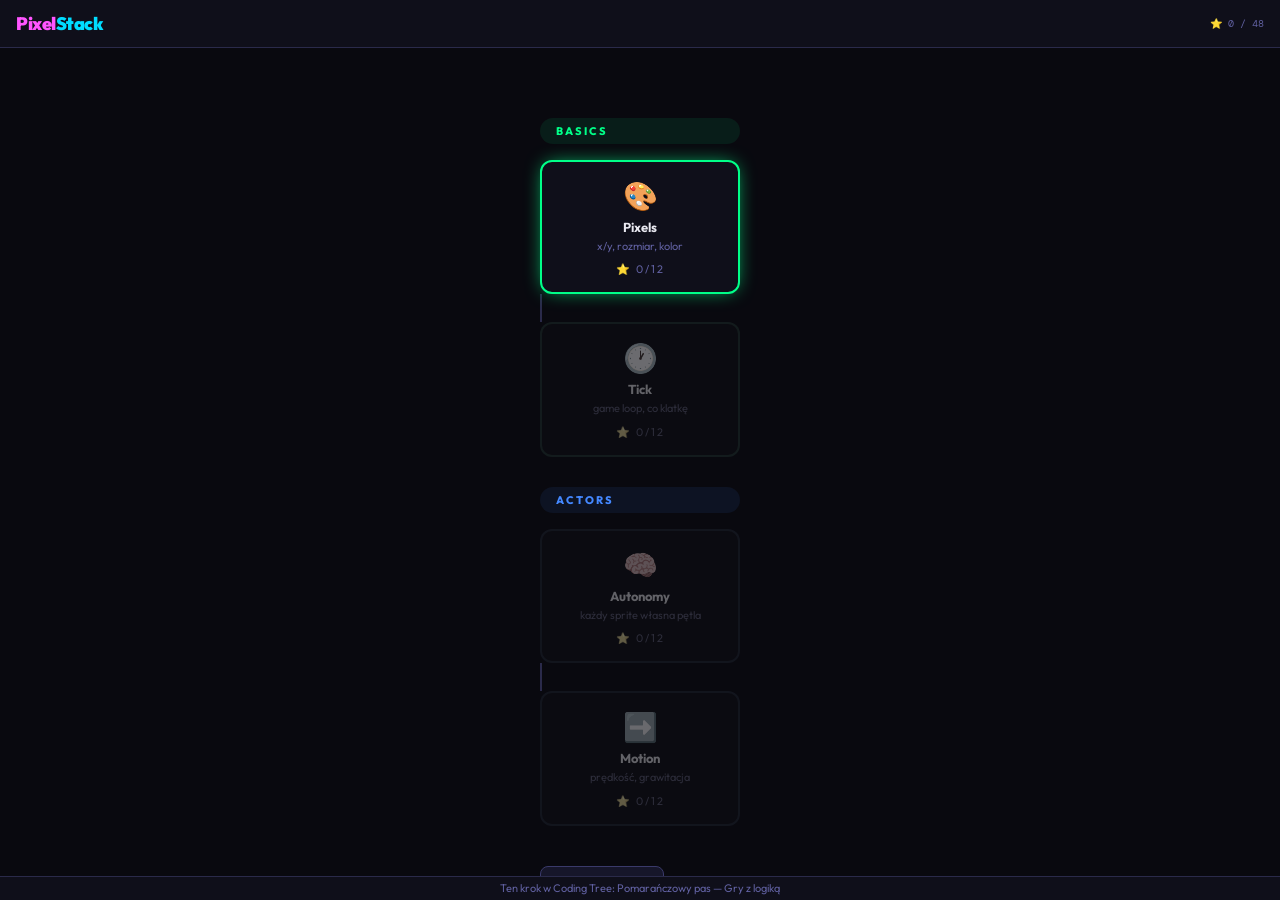
<file: pixel-stack/index.html>
<!DOCTYPE html>
<html lang="pl">
<head>
<meta charset="UTF-8">
<meta name="viewport" content="width=device-width, initial-scale=1.0">
<title>PixelStack — Bloki do gier 2D</title>
<link href="https://fonts.googleapis.com/css2?family=Outfit:wght@400;500;600;700;800;900&family=DM+Mono:wght@400;500&display=swap" rel="stylesheet">
<style>
:root {
  --bg: #09090f; --bg2: #0f0f1a; --bg3: #16162a; --bg4: #1e1e36;
  --border: #2a2a4a; --border2: #3a3a6a;
  --text: #e8e8f0; --muted: #6060a0;
  --green: #00ff88; --blue: #4488ff; --purple: #bb66ff;
  --red: #ff4466; --orange: #ffaa00; --cyan: #00ddff; --yellow: #ffd93d;
  --pink: #ff55ff;
  --font: 'Outfit', sans-serif; --mono: 'DM Mono', monospace;
  --r: 12px;
}
*, *::before, *::after { box-sizing: border-box; margin: 0; padding: 0; }
html, body { height: 100%; overflow: hidden; background: var(--bg); color: var(--text); font-family: var(--font); }

.topbar { height: 48px; background: var(--bg2); border-bottom: 1px solid var(--border); display: flex; align-items: center; padding: 0 16px; gap: 12px; }
.topbar .logo { font-weight: 900; font-size: 18px; letter-spacing: -.5px; }
.topbar .logo span { color: var(--pink); }
.topbar .logo em { font-style: normal; color: var(--cyan); }
.topbar .spacer { flex: 1; }
.topbar .badge { font-family: var(--mono); font-size: 10px; color: var(--muted); }

.main { height: calc(100% - 48px - var(--step-h)); display: flex; position: relative; }
/* ── CODING TREE STEP LINE ── */
:root { --step-h: 24px; }
@media (max-width: 600px) { :root { --step-h: 36px; } }
.step-line {
  height: var(--step-h); display: flex; align-items: center; justify-content: center; padding: 0 12px;
  background: var(--bg2); border-top: 1px solid var(--border); color: var(--muted);
  font-family: var(--font); font-size: 11px; line-height: 1.3; text-align: center; overflow: hidden;
}
.view { display: none; width: 100%; height: 100%; }
.view.active { display: flex; }

#tree-view { flex-direction: column; align-items: center; overflow-y: auto; padding: 40px 20px 80px; }
.tree-track-label {
  font-size: 11px; font-weight: 800; text-transform: uppercase; letter-spacing: 2px;
  padding: 6px 16px; border-radius: 20px; margin: 30px 0 16px;
}
.tree-track-label.green { color: var(--green); background: #00ff8815; }
.tree-track-label.blue { color: var(--blue); background: #4488ff15; }
.tree-connector { width: 2px; height: 28px; background: var(--border); }
.tree-node {
  width: 200px; padding: 16px; border-radius: var(--r); border: 2px solid var(--border);
  background: var(--bg2); text-align: center; cursor: pointer; transition: all .2s;
  position: relative;
}
.tree-node:hover { border-color: var(--border2); transform: translateY(-2px); }
.tree-node.locked { opacity: .4; cursor: default; filter: grayscale(.6); }
.tree-node.locked:hover { transform: none; border-color: var(--border); }
.tree-node.available { border-color: var(--border2); animation: pulse-border 2s ease-in-out infinite; }
.tree-node.complete .node-icon { filter: none; }
.tree-node .node-icon { font-size: 28px; margin-bottom: 6px; }
.tree-node .node-title { font-weight: 700; font-size: 13px; margin-bottom: 4px; }
.tree-node .node-desc { font-size: 11px; color: var(--muted); line-height: 1.4; }
.tree-node .node-stars { margin-top: 8px; font-size: 11px; color: var(--muted); letter-spacing: 2px; }
@keyframes pulse-border { 0%,100% { box-shadow: 0 0 0 0 transparent; } 50% { box-shadow: 0 0 16px -4px var(--border2); } }

.tree-node.t-green { border-color: #00ff8833; }
.tree-node.t-green.available { border-color: var(--green); box-shadow: 0 0 20px -6px var(--green); }
.tree-node.t-green.complete { border-color: var(--green); background: #00ff8808; }
.tree-node.t-blue { border-color: #4488ff33; }
.tree-node.t-blue.available { border-color: var(--blue); box-shadow: 0 0 20px -6px var(--blue); }
.tree-node.t-blue.complete { border-color: var(--blue); background: #4488ff08; }

#browser-view { flex-direction: column; padding: 24px 32px; overflow-y: auto; }
.browser-header { display: flex; align-items: center; gap: 16px; margin-bottom: 24px; }
.browser-header .back {
  padding: 6px 12px; border: 1px solid var(--border); background: transparent;
  color: var(--muted); border-radius: 8px; cursor: pointer; font-family: var(--font);
}
.browser-header .back:hover { color: var(--text); border-color: var(--border2); }
.browser-header h2 { font-weight: 800; font-size: 20px; }
.challenge-item {
  display: flex; align-items: center; gap: 12px; padding: 14px 16px;
  background: var(--bg2); border: 1px solid var(--border); border-radius: var(--r);
  margin-bottom: 10px; cursor: pointer; transition: all .15s;
}
.challenge-item:hover { border-color: var(--border2); transform: translateX(4px); }
.challenge-item .ci-num { font-family: var(--mono); font-size: 11px; color: var(--muted); width: 24px; }
.challenge-item .ci-title { flex: 1; font-weight: 600; font-size: 13px; }
.challenge-item .ci-stars { font-size: 14px; letter-spacing: 1px; }

#challenge-view { flex-direction: column; }
#sandbox-view { flex-direction: column; }
.ch-topbar {
  display: flex; align-items: center; gap: 16px; padding: 12px 20px;
  background: var(--bg2); border-bottom: 1px solid var(--border);
}
.ch-topbar .back {
  padding: 6px 12px; border: 1px solid var(--border); background: transparent;
  color: var(--muted); border-radius: 8px; cursor: pointer; font-family: var(--font);
}
.ch-topbar .back:hover { color: var(--text); border-color: var(--border2); }
.ch-topbar .ch-title { font-weight: 700; flex: 1; }
.ch-topbar .ch-stars { font-size: 18px; letter-spacing: 2px; }
.ch-body { flex: 1; display: flex; overflow: hidden; }
.ch-col { padding: 16px; overflow-y: auto; }
.palette { width: 220px; border-right: 1px solid var(--border); background: var(--bg2); }
.ch-main { flex: 1; display: flex; flex-direction: column; gap: 12px; align-items: center; }
.script-area {
  width: 100%; max-width: 520px; min-height: 160px;
  background: var(--bg2); border: 1px dashed var(--border); border-radius: var(--r); padding: 12px;
}
.script-body { min-height: 28px; }
.script-body::after {
  content: '+ upuść tu blok'; display: block; padding: 4px 0;
  color: var(--muted); font-size: 11px; font-style: italic; opacity: 0.5;
}
#scene { background: #000; image-rendering: pixelated; border: 1px solid var(--border); border-radius: 8px; }
.ch-controls { display: flex; gap: 10px; }
.ch-controls button {
  padding: 8px 16px; border: 1px solid var(--border2); background: var(--bg3);
  color: var(--text); border-radius: 8px; cursor: pointer; font-family: var(--font); font-weight: 600;
}
.ch-controls button:hover { background: var(--bg4); }
.ch-side { width: 280px; border-left: 1px solid var(--border); background: var(--bg2); }
.ch-goal {
  font-size: 13px; color: var(--muted); line-height: 1.5;
  margin-bottom: 16px; padding-bottom: 16px; border-bottom: 1px solid var(--border);
}
.ch-tests div { display: flex; gap: 8px; align-items: center; padding: 6px 0; font-size: 12px; }
.ch-tests .t-pass { color: var(--green); }
.ch-tests .t-fail { color: var(--red); }
.ch-tests .t-pending { color: var(--muted); }
.ch-msg { margin-top: 12px; font-weight: 600; font-size: 13px; }
.ch-msg.success { color: var(--green); }
.ch-msg.fail { color: var(--red); }

.palette-cat { margin-bottom: 14px; }
.palette-cat-label { font-size: 10px; font-weight: 800; letter-spacing: 1.5px; text-transform: uppercase; color: var(--muted); margin-bottom: 6px; }
.palette-block { padding: 6px 10px; border-radius: 6px; font-size: 12px; font-family: var(--mono); color: var(--text); cursor: grab; margin-bottom: 4px; user-select: none; }
.palette-block.b-draw   { background: #ff55ff22; border: 1px solid #ff55ff55; }
.palette-block.b-loop   { background: #00ff8822; border: 1px solid #00ff8855; }
.palette-block.b-state  { background: #4488ff22; border: 1px solid #4488ff55; }
.palette-block.b-math   { background: #ffaa0022; border: 1px solid #ffaa0055; }
.palette-block.b-motion { background: #00ddff22; border: 1px solid #00ddff55; }
.hole { display: inline-block; min-width: 56px; padding: 1px 10px; background: var(--bg4); border: 2px dashed var(--border2); border-radius: 5px; color: var(--muted); font-size: 13px; text-align: center; transition: all .12s; }
.slot:not([data-locked="1"]) { cursor: text; }
.slot[data-locked="1"] { cursor: not-allowed; opacity: 0.65; }
/* Drag-over feedback */
.slot.dragover, [data-role="body"].dragover { background: rgba(0, 221, 255, 0.14); box-shadow: 0 0 8px rgba(0, 221, 255, 0.45); border-radius: 5px; }
.slot.dragover .hole, .hole.dragover { border-color: #00ddff; background: rgba(0, 221, 255, 0.22); color: var(--text); }
/* Click-to-place: armed palette block + valid drop targets */
.palette-block.selected { outline: 2px solid #00ddff; outline-offset: 2px; box-shadow: 0 0 10px rgba(0, 221, 255, 0.55); }
.slot.target, [data-role="body"].target { outline: 2px dashed #00ddff; outline-offset: 1px; animation: target-pulse 1.4s ease-in-out infinite; cursor: copy; }
.slot.target .hole { border-color: #00ddff; background: rgba(0, 221, 255, 0.16); color: var(--text); }
@keyframes target-pulse { 0%,100% { outline-color: #00ddff; } 50% { outline-color: rgba(0,221,255,0.35); } }
/* Remove button — always visible but dim, pops on hover */
.btn-remove { display: inline-flex; align-items: center; justify-content: center; width: 16px; height: 16px; margin-left: 6px; border-radius: 50%; background: rgba(255, 90, 90, 0.18); color: #ff8a8a; font-size: 13px; font-weight: bold; line-height: 1; cursor: pointer; opacity: 0.45; transition: opacity .12s, background .12s, transform .12s; user-select: none; vertical-align: middle; }
.btn-remove:hover { opacity: 1; background: rgba(255, 90, 90, 0.55); transform: scale(1.15); }
.palette-block:hover > .btn-remove, .slot:hover > .btn-remove { opacity: 0.85; }
.nested { display: inline-block; padding: 2px 6px; border-radius: 4px; font-family: var(--mono); font-size: 11px; }
.nested.b-draw   { background: #ff55ff33; }
.nested.b-loop   { background: #00ff8833; }
.nested.b-state  { background: #4488ff33; }
.nested.b-math   { background: #ffaa0033; }
.nested.b-motion { background: #00ddff33; }

.sb-btn {
  padding: 4px 10px; border: 1px solid var(--border); background: transparent;
  color: var(--muted); border-radius: 6px; cursor: pointer; font-family: var(--font);
  font-size: 12px;
}
.sb-btn:hover { color: var(--text); border-color: var(--border2); }
.sb-sprite-list { margin-bottom: 16px; padding-bottom: 12px; border-bottom: 1px solid var(--border); }
.sb-sprite-item {
  display: flex; align-items: center; gap: 8px; padding: 6px 8px; border-radius: 6px;
  cursor: pointer; font-size: 12px; color: var(--muted); margin-bottom: 4px;
}
.sb-sprite-item:hover { color: var(--text); background: var(--bg3); }
.sb-sprite-item.active { background: var(--bg3); color: var(--text); border: 1px solid var(--border2); }
.sb-sprite-color { width: 12px; height: 12px; border-radius: 2px; flex-shrink: 0; }
.sb-sprite-name { flex: 1; }
#sb-scene { background: #000; image-rendering: pixelated; border: 1px solid var(--border); border-radius: 8px; }
</style>
</head>
<body>
<div class="topbar">
  <div class="logo"><span>Pixel</span><em>Stack</em></div>
  <div class="spacer"></div>
  <div class="badge" id="stars-badge">⭐ 0 / 0</div>
</div>
<div class="main">
  <div id="tree-view" class="view active"><div id="tree-root"></div></div>
  <div id="challenge-view" class="view">
    <div class="ch-topbar">
      <button class="back" onclick="ps.backToStage()">← wyzwania</button>
      <span class="ch-title" id="ch-title"></span>
      <span class="ch-stars" id="ch-stars">☆☆☆</span>
    </div>
    <div class="ch-body">
      <aside id="palette" class="ch-col palette"></aside>
      <section class="ch-col ch-main">
        <div id="script-area" class="script-area"></div>
        <canvas id="scene" width="512" height="320"></canvas>
        <div class="ch-controls">
          <button id="btn-run">▶ Uruchom</button>
          <button id="btn-reset">🔄 Reset</button>
          <button id="btn-check">✓ Sprawdź</button>
        </div>
      </section>
      <aside class="ch-col ch-side">
        <div id="ch-goal" class="ch-goal"></div>
        <div id="ch-tests" class="ch-tests"></div>
        <div id="ch-msg" class="ch-msg"></div>
      </aside>
    </div>
  </div>
  <div id="sandbox-view" class="view">
    <div class="ch-topbar">
      <button class="back" onclick="ps.backToTree()">← drzewo</button>
      <span class="ch-title">Sandbox</span>
      <button id="sb-add" class="sb-btn">+ sprite</button>
      <button id="sb-del" class="sb-btn">− usuń</button>
    </div>
    <div class="ch-body">
      <aside class="ch-col palette">
        <div id="sb-sprite-list" class="sb-sprite-list"></div>
        <div id="sb-palette"></div>
      </aside>
      <section class="ch-col ch-main">
        <div id="sb-script-area" class="script-area"></div>
        <canvas id="sb-scene" width="512" height="320"></canvas>
        <div class="ch-controls">
          <button id="sb-run">▶</button>
          <button id="sb-pause">⏸</button>
          <button id="sb-step">⏭</button>
          <button id="sb-reset">🔄</button>
        </div>
      </section>
    </div>
  </div>
  <div id="browser-view" class="view"></div>
</div>
<footer class="step-line" data-curriculum-step="belt.orange.games-with-logic">Ten krok w Coding Tree: Pomarańczowy pas — Gry z logiką</footer>
<script>
const STAGES = [
  { id: 'pixels',   track: 'basics', title: 'Pixels',   icon: '🎨', desc: 'x/y, rozmiar, kolor',           requires: [],           unlockedCats: ['draw'] },
  { id: 'tick',     track: 'basics', title: 'Tick',     icon: '🕐', desc: 'game loop, co klatkę',          requires: ['pixels'],   unlockedCats: ['draw','loop','state','math'] },
  { id: 'autonomy', track: 'actors', title: 'Autonomy', icon: '🧠', desc: 'każdy sprite własna pętla',     requires: ['tick'],     unlockedCats: ['draw','loop','state','math'] },
  { id: 'motion',   track: 'actors', title: 'Motion',   icon: '➡️', desc: 'prędkość, grawitacja',          requires: ['autonomy'], unlockedCats: ['draw','loop','state','math','motion'] },
];

const TRACKS = {
  basics: { label: 'Basics', color: 'green' },
  actors: { label: 'Actors', color: 'blue' },
};

const BLOCKS = {
  'set-pos':     { cat: 'draw',   type: 'statement',  label: 'postaw w (x: §x, y: §y)',     slots: { x: { type: 'number', default: 100 }, y: { type: 'number', default: 80 } } },
  'set-size':    { cat: 'draw',   type: 'statement',  label: 'rozmiar (w: §w, h: §h)',      slots: { w: { type: 'number', default: 16 }, h: { type: 'number', default: 16 } } },
  'set-color':   { cat: 'draw',   type: 'statement',  label: 'kolor §c',                     slots: { c: { type: 'color',  default: '#00ff88' } } },
  'on-start':    { cat: 'loop',   type: 'trigger',    label: '🟢 na start' },
  'on-tick':     { cat: 'loop',   type: 'trigger',    label: '🕐 co tick' },
  'set-state':   { cat: 'state',  type: 'statement',  label: 'stan.§field = §val',           slots: { field: { type: 'ident', default: 'x' }, val: { type: 'expression', default: 0 } } },
  'get-state':   { cat: 'state',  type: 'expression', label: 'stan.§field',                  slots: { field: { type: 'ident', default: 'x' } } },
  'set-global':  { cat: 'state',  type: 'statement',  label: 'globalne.§field = §val',       slots: { field: { type: 'ident', default: 'score' }, val: { type: 'expression', default: 0 } } },
  'num':         { cat: 'math',   type: 'expression', label: '§n',                            slots: { n: { type: 'number', default: 0 } } },
  'op':          { cat: 'math',   type: 'expression', label: '(§a §op §b)',                  slots: { a: { type: 'expression', default: 0 }, op: { type: 'choice', options: ['+','-','*','/','%'], default: '+' }, b: { type: 'expression', default: 0 } } },
  'my-x':        { cat: 'math',   type: 'expression', label: 'moje.x' },
  'my-y':        { cat: 'math',   type: 'expression', label: 'moje.y' },
  'random':      { cat: 'math',   type: 'expression', label: 'losowe (§min..§max)',          slots: { min: { type: 'expression', default: 0 }, max: { type: 'expression', default: 100 } } },
  'move-by':     { cat: 'motion', type: 'statement',  label: 'przesuń o (§dx, §dy)',         slots: { dx: { type: 'expression', default: 1 }, dy: { type: 'expression', default: 0 } } },
  'set-vel':     { cat: 'motion', type: 'statement',  label: 'ustaw prędkość (§vx, §vy)',    slots: { vx: { type: 'expression', default: 0 }, vy: { type: 'expression', default: 0 } } },
  'set-gravity': { cat: 'motion', type: 'statement',  label: 'grawitacja (§gx, §gy)',        slots: { gx: { type: 'expression', default: 0 }, gy: { type: 'expression', default: 0.2 } } },
};

const CATEGORIES = {
  draw:   { label: 'Rysowanie', color: 'pink' },
  loop:   { label: 'Pętla',     color: 'green' },
  state:  { label: 'Stan',      color: 'blue' },
  math:   { label: 'Math',      color: 'orange' },
  motion: { label: 'Ruch',      color: 'cyan' },
};

const CHALLENGES = {
  pixels:   [],
  tick:     [],
  autonomy: [],
  motion:   [],
};

CHALLENGES.tick = [
  {
    title: 'Porusz się w prawo',
    type: 'fill-in-blank',
    goal: 'Kulka ma sunąć w prawo o 1 piksel co klatkę. Użyj on-tick + move-by.',
    initialSprites: [{ color: '#00ff88' }],
    initialScript: [
      { id: 'on-start', body: [{ id: 'set-pos', slots: { x: 0, y: 80 } }] },
      { id: 'on-tick',  body: [{ id: 'move-by', slots: { dx: null, dy: null } }] }
    ],
    tests: [
      { t: 30, label: 'po 30 tickach x≈30', assert: 'Math.abs(s.x - 30) < 1.5' },
      { t: 30, label: 'y bez zmian',        assert: 's.y === 80' }
    ]
  },
  {
    title: 'Licznik w stanie',
    type: 'fill-in-blank',
    goal: 'Co klatkę zwiększ stan.n o 1. Po 100 klatkach ma być 100. Upuść wyrażenie (stan.n + 1) w dziurę.',
    initialSprites: [{ color: '#bb66ff' }],
    initialScript: [
      { id: 'on-start', body: [{ id: 'set-state', slots: { field: 'n', val: 0 } }] },
      { id: 'on-tick',  body: [{ id: 'set-state', slots: { field: 'n', val: null } }] }
    ],
    tests: [{ t: 100, label: 'stan.n === 100', assert: 's.state.n === 100' }]
  },
  {
    title: 'Start raz, tick stale',
    type: 'fill-in-blank',
    goal: 'Ustaw pozycję (200, 160) raz na starcie, a kolor losowo co klatkę. Użyj losowe(0..255) × 3 dla kolorów (tu wystarczy jakikolwiek kolor).',
    initialSprites: [{ color: '#ffffff' }],
    initialScript: [
      { id: 'on-start', body: [{ id: 'set-pos', slots: { x: null, y: null } }] },
      { id: 'on-tick',  body: [{ id: 'set-color', slots: { c: null } }] }
    ],
    tests: [
      { t: 1, label: 'pozycja po tick 1',       assert: 's.x === 200 && s.y === 160' },
      { t: 5, label: 'pozycja nadal taka sama', assert: 's.x === 200 && s.y === 160' }
    ]
  },
  {
    title: 'Pozycja rośnie od czasu',
    type: 'fill-in-blank',
    goal: 'Co klatkę zwiększ stan.t o 1, i ustaw x = stan.t × 2. Upuść wyrażenia w dziury.',
    initialSprites: [{ color: '#00ddff' }],
    initialScript: [
      { id: 'on-start', body: [{ id: 'set-state', slots: { field: 't', val: 0 } }] },
      { id: 'on-tick',  body: [
        { id: 'set-state', slots: { field: 't', val: null } },
        { id: 'set-pos',   slots: { x: null, y: 100 } }
      ]}
    ],
    tests: [
      { t: 50, label: 'stan.t=50', assert: 's.state.t === 50' },
      { t: 50, label: 'x=100',     assert: 's.x === 100' }
    ]
  }
];

CHALLENGES.motion = [
  {
    title: 'Stała prędkość',
    type: 'tests',
    goal: 'Ustaw prędkość (2, 0) raz na starcie. Silnik dalej rusza sprite\'em automatycznie.',
    initialSprites: [{ name: 's', color: '#00ff88', x: 0, y: 100, playerEdited: true }],
    tests: [
      { t: 60, label: 'x≈120', assert: 'Math.abs(s.x - 120) < 3' },
      { t: 60, label: 'y=100', assert: 's.y === 100' }
    ]
  },
  {
    title: 'Grawitacja w dół',
    type: 'tests',
    goal: 'Ustaw grawitację (0, 0.2) na starcie. Sprite ma spadać coraz szybciej.',
    initialSprites: [{ name: 's', color: '#ffaa00', x: 256, y: 0, playerEdited: true }],
    tests: [
      { t: 30,  label: 'spada',              assert: 's.y > 30' },
      { t: 60,  label: 'dalej spada',        assert: 's.y > 150' },
      { t: 60,  label: 'przyspiesza (vy>5)', assert: 's.vy > 5' }
    ]
  },
  {
    title: 'Pocisk w łuku',
    type: 'tests',
    goal: 'Wystrzel sprite\'a z prędkością (3, -4) i grawitacją (0, 0.2). Ma lądować w x > 180.',
    initialSprites: [{ name: 's', color: '#ff55ff', x: 50, y: 280, playerEdited: true }],
    tests: [
      { t: 100, label: 'x > 180',  assert: 's.x > 180' },
      { t: 20,  label: 'w górze',  assert: 's.y < 260' }
    ]
  },
  {
    title: 'Sprite leci po skosie',
    type: 'tests',
    goal: 'Ustaw stałą prędkość (1, 1) (po skosie w dół-prawo) i grawitację (0, 0). Po 100 tickach ma dotrzeć do (150, 150) startując z (50, 50).',
    initialSprites: [{ name: 's', color: '#00ddff', x: 50, y: 50, playerEdited: true }],
    tests: [
      { t: 100, label: 'x≈150', assert: 'Math.abs(s.x - 150) < 3' },
      { t: 100, label: 'y≈150', assert: 'Math.abs(s.y - 150) < 3' }
    ]
  }
];

CHALLENGES.autonomy = [
  {
    title: 'Dwa kwadraty, każdy w swoją stronę',
    type: 'tests',
    goal: 'Na scenie są 2 sprite\'y: "L" i "R". "L" porusza się sam. Zaprogramuj edytowanego sprite\'a "R" tak, żeby szedł w prawo.',
    initialSprites: [
      { name: 'L', color: '#4488ff', x: 256, y: 100, script: [
        { id: 'on-start', body: [] },
        { id: 'on-tick',  body: [{ id: 'move-by', slots: { dx: -1, dy: 0 } }] }
      ]},
      { name: 'R', color: '#ff55ff', x: 256, y: 200, playerEdited: true }
    ],
    tests: [
      { t: 30, label: 'R w prawo (x > 280)', assert: 'sprites[1].x > 280' },
      { t: 30, label: 'L nadal w lewo',      assert: 'sprites[0].x < 230' }
    ]
  },
  {
    title: 'Skocz do lewego górnego rogu',
    type: 'tests',
    goal: 'Edytowany sprite startuje w (400, 250). Napisz kod tak, żeby po jakimś czasie ustawił stan.done = 1 (użyj on-tick + set-state; wystarczy ustawić od razu, aby spełnić test).',
    initialSprites: [{ name: 'me', color: '#00ff88', x: 400, y: 250, playerEdited: true }],
    tests: [{ t: 60, label: 'stan.done=1', assert: 'sprites[0].state.done === 1' }]
  },
  {
    title: 'Dwa sprite\'y, różne kolory',
    type: 'tests',
    goal: 'Sprite "A" od razu zmienia kolor na zielony. Zaprogramuj sprite\'a "B" tak, aby miał inny kolor niż startowy niebieski po 90 klatkach (wystarczy on-tick z set-color).',
    initialSprites: [
      { name: 'A', color: '#ff55ff', script: [
        { id: 'on-tick', body: [{ id: 'set-color', slots: { c: '#00ff88' } }] }
      ]},
      { name: 'B', color: '#4488ff', playerEdited: true }
    ],
    tests: [
      { t: 90, label: 'B zmienił kolor', assert: "sprites[1].color.toLowerCase() !== '#4488ff'" },
      { t: 90, label: 'A jest zielony',  assert: "sprites[0].color.toLowerCase() === '#00ff88'" }
    ]
  },
  {
    title: 'Niezależny licznik',
    type: 'tests',
    goal: 'Na scenie 3 sprite\'y — dwa mają własne liczniki. Napisz kod trzeciego tak, żeby jego stan.n wynosiło 50 po 50 klatkach (zwiększaj co tick o 1).',
    initialSprites: [
      { name: 'a', color: '#ff5555', x: 50,  y: 50, script: [{ id: 'on-tick', body: [{ id: 'set-state', slots: { field: 'n', val: { id: 'op', slots: { a: { id: 'get-state', slots: { field: 'n' } }, op: '+', b: 2 } } } }]}]},
      { name: 'b', color: '#5555ff', x: 150, y: 50, script: [{ id: 'on-tick', body: [{ id: 'set-state', slots: { field: 'n', val: { id: 'op', slots: { a: { id: 'get-state', slots: { field: 'n' } }, op: '+', b: 3 } } } }]}]},
      { name: 'c', color: '#00ff88', x: 250, y: 50, playerEdited: true }
    ],
    tests: [
      { t: 50, label: 'sprites[2].state.n === 50', assert: 'sprites[2].state.n === 50' },
      { t: 50, label: 'sprites[0].state.n === 100', assert: 'sprites[0].state.n === 100' }
    ]
  }
];

CHALLENGES.pixels = [
  {
    title: 'Postaw kulkę w (100, 80)',
    type: 'fill-in-blank',
    goal: 'Ustaw sprite w konkretnym punkcie.',
    initialSprites: [{ color: '#00ff88' }],
    initialScript: [{ id: 'on-start', body: [
      { id: 'set-pos', slots: { x: null, y: null } }
    ]}],
    tests: [{ t: 0, label: 'x=100, y=80', assert: 's.x === 100 && s.y === 80' }]
  },
  {
    title: 'Zmień kolor i rozmiar',
    type: 'fill-in-blank',
    goal: 'Niech kulka będzie różowa (#ff55ff) i mieć rozmiar 32×32.',
    initialSprites: [{ color: '#00ff88' }],
    initialScript: [{ id: 'on-start', body: [
      { id: 'set-pos',   slots: { x: 100, y: 80 } },
      { id: 'set-size',  slots: { w: null, h: null } },
      { id: 'set-color', slots: { c: null } }
    ]}],
    tests: [
      { t: 0, label: 'rozmiar 32×32', assert: 's.w === 32 && s.h === 32' },
      { t: 0, label: 'kolor różowy',  assert: "s.color.toLowerCase() === '#ff55ff'" }
    ]
  },
  {
    title: 'Środek sceny',
    type: 'fill-in-blank',
    goal: 'Ustaw sprite 20×20 w środku canvasu (scena ma 512 na 320 pikseli). Podpowiedź: pamiętaj że pozycja to lewy górny róg.',
    initialSprites: [{ color: '#00ddff', w: 20, h: 20 }],
    initialScript: [{ id: 'on-start', body: [
      { id: 'set-pos', slots: { x: null, y: null } }
    ]}],
    tests: [
      { t: 0, label: 'x≈246', assert: 'Math.abs(s.x - 246) < 2' },
      { t: 0, label: 'y≈150', assert: 'Math.abs(s.y - 150) < 2' }
    ]
  },
  {
    title: 'Prawy dolny róg',
    type: 'fill-in-blank',
    goal: 'Postaw 16×16 kwadrat tak, żeby dotykał prawego dolnego rogu sceny (512×320). Podpowiedź: pozycja (x, y) to lewy górny róg sprite\'a — odejmij rozmiar od krawędzi sceny.',
    initialSprites: [{ color: '#ffaa00', w: 16, h: 16 }],
    initialScript: [{ id: 'on-start', body: [
      { id: 'set-pos', slots: { x: null, y: null } }
    ]}],
    tests: [
      { t: 0, label: 'prawa krawędź = 512', assert: 's.x + s.w === 512' },
      { t: 0, label: 'dolna krawędź = 320', assert: 's.y + s.h === 320' }
    ]
  }
];

const STATE = { view: 'tree-view', stage: null, challenge: null };
function showView(id) {
  document.querySelectorAll('.view').forEach(v => v.classList.toggle('active', v.id === id));
  STATE.view = id;
}

function progress() {
  try { return JSON.parse(localStorage.getItem('pixelstack-progress') || '{}'); }
  catch { return {}; }
}
function saveProgress(p) { localStorage.setItem('pixelstack-progress', JSON.stringify(p)); }

function saveCurrentScript() {
  if (!STATE.stage || STATE.challenge == null) return;
  try {
    const all = JSON.parse(localStorage.getItem('pixelstack-scripts') || '{}');
    all[STATE.stage] = all[STATE.stage] || {};
    all[STATE.stage][STATE.challenge] = STATE.script;
    localStorage.setItem('pixelstack-scripts', JSON.stringify(all));
  } catch (e) { console.warn('save script failed:', e); }
}
function loadSavedScript(stageId, idx) {
  try {
    const all = JSON.parse(localStorage.getItem('pixelstack-scripts') || '{}');
    return all?.[stageId]?.[idx] || null;
  } catch { return null; }
}
// Tag nodes with `_blanks`: slot keys that were originally null in initialScript.
// These remain editable in fill-in-blank mode even after the user fills them in.
function markBlanks(loaded, original) {
  if (!Array.isArray(loaded) || !Array.isArray(original)) return;
  const len = Math.min(loaded.length, original.length);
  for (let i = 0; i < len; i++) {
    const ln = loaded[i], on = original[i];
    if (!ln || !on) continue;
    const slots = on.slots || {};
    const blanks = Object.keys(slots).filter(k => slots[k] === null);
    if (blanks.length) ln._blanks = blanks;
    if (Array.isArray(on.body)) markBlanks(ln.body, on.body);
  }
}
function stageProgress(id) { return progress()[id] || { stars: [] }; }
function isStageComplete(id) {
  const p = stageProgress(id);
  const earned = (p.stars || []).filter(s => s > 0).length;
  return earned >= 3;
}
function isStageAvailable(id) {
  const stage = STAGES.find(s => s.id === id);
  return stage.requires.every(r => isStageComplete(r));
}

function renderTree() {
  const root = document.getElementById('tree-root');
  root.innerHTML = '';
  const byTrack = {};
  STAGES.forEach(s => { (byTrack[s.track] ||= []).push(s); });
  Object.entries(byTrack).forEach(([trackId, stages]) => {
    const meta = TRACKS[trackId];
    const label = document.createElement('div');
    label.className = `tree-track-label ${meta.color}`;
    label.textContent = meta.label;
    root.appendChild(label);
    stages.forEach((s, i) => {
      if (i > 0) {
        const c = document.createElement('div');
        c.className = 'tree-connector';
        root.appendChild(c);
      }
      const complete = isStageComplete(s.id);
      const available = isStageAvailable(s.id);
      const locked = !complete && !available;
      const p = stageProgress(s.id);
      const node = document.createElement('div');
      node.className = `tree-node t-${meta.color} ${complete ? 'complete' : available ? 'available' : 'locked'}`;
      node.innerHTML = `
        <div class="node-icon">${s.icon}</div>
        <div class="node-title">${s.title}</div>
        <div class="node-desc">${s.desc}</div>
      `;
      const chList = CHALLENGES[s.id] || [];
      const earned = (p.stars || []).reduce((a, b) => a + (b || 0), 0);
      const total = chList.length * 3;
      const starsLine = document.createElement('div');
      starsLine.className = 'node-stars';
      starsLine.textContent = `⭐ ${earned}/${total}`;
      node.appendChild(starsLine);
      if (!locked) node.addEventListener('click', () => openStage(s.id));
      root.appendChild(node);
    });
  });
  const sb = document.createElement('button');
  sb.textContent = '🧪 Sandbox';
  sb.style.cssText = 'margin-top:40px;padding:10px 24px;background:var(--bg3);border:1px solid var(--border2);color:var(--text);border-radius:8px;cursor:pointer;font-family:var(--font);font-weight:600;';
  sb.addEventListener('click', openSandbox);
  root.appendChild(sb);
}
function openStage(id) {
  STATE.stage = id;
  const stage = STAGES.find(s => s.id === id);
  const list = CHALLENGES[id] || [];
  const p = stageProgress(id);
  const el = document.getElementById('browser-view');
  el.innerHTML = `
    <div class="browser-header">
      <button class="back" onclick="ps.backToTree()">← drzewo</button>
      <h2>${stage.icon} ${stage.title}</h2>
    </div>
    <div id="challenge-list"></div>
  `;
  const listEl = el.querySelector('#challenge-list');
  list.forEach((ch, i) => {
    const stars = (p.stars && p.stars[i]) || 0;
    const starsHtml = '⭐'.repeat(stars) + '☆'.repeat(3 - stars);
    const div = document.createElement('div');
    div.className = 'challenge-item';
    div.innerHTML = `
      <span class="ci-num">${String(i + 1).padStart(2, '0')}</span>
      <span class="ci-title">${ch.title}</span>
      <span class="ci-stars">${starsHtml}</span>
    `;
    div.addEventListener('click', () => openChallenge(id, i));
    listEl.appendChild(div);
  });
  showView('browser-view');
}
function emptyScript() { return []; }

function appendLabelParts(parent, def, slots, opts, ownerNode) {
  const pattern = def.label;
  let cursor = 0;
  const re = /§(\w+)/g;
  let match;
  while ((match = re.exec(pattern)) !== null) {
    const before = pattern.slice(cursor, match.index);
    if (before) parent.appendChild(document.createTextNode(before));
    const key = match[1];
    const val = slots && key in slots ? slots[key] : def.slots?.[key]?.default ?? '';
    const slotEl = document.createElement('span');
    slotEl.className = 'slot';
    slotEl.dataset.slot = key;
    slotEl.__node = ownerNode; // every slot knows its owning node
    const isBlankKey = !!(ownerNode && Array.isArray(ownerNode._blanks) && ownerNode._blanks.includes(key));
    const locked = opts.lockLiterals && val !== null && val !== undefined && !(typeof val === 'object') && !isBlankKey;
    if (locked) slotEl.dataset.locked = '1';
    appendSlotContent(slotEl, val, opts);
    parent.appendChild(slotEl);
    cursor = re.lastIndex;
  }
  const rest = pattern.slice(cursor);
  if (rest) parent.appendChild(document.createTextNode(rest));
}

function appendSlotContent(parent, val, opts) {
  if (val === null || val === undefined) {
    const hole = document.createElement('span');
    hole.className = 'hole';
    hole.textContent = '?';
    parent.appendChild(hole);
    return;
  }
  if (val && typeof val === 'object' && val.id) {
    const def = BLOCKS[val.id];
    if (!def) { parent.appendChild(document.createTextNode('?')); return; }
    const nestedEl = document.createElement('span');
    nestedEl.className = `nested b-${def.cat}`;
    const nestedOpts = { ...opts, lockLiterals: false };
    appendLabelParts(nestedEl, def, val.slots || {}, nestedOpts, val);
    parent.appendChild(nestedEl);
    const x = document.createElement('span');
    x.className = 'btn-remove';
    x.textContent = '×';
    x.title = 'usuń';
    x.dataset.removeNested = '1';
    parent.appendChild(x);
    return;
  }
  parent.appendChild(document.createTextNode(String(val)));
}

function renderBlockEl(node, def, opts) {
  const bl = document.createElement('div');
  bl.className = `palette-block b-${def.cat}`;
  bl.__node = node;
  appendLabelParts(bl, def, node.slots || {}, opts, node);
  if (!opts.lockLiterals) {
    const x = document.createElement('span');
    x.className = 'btn-remove';
    x.textContent = '×';
    x.title = 'usuń blok';
    x.dataset.removeBlock = '1';
    bl.appendChild(x);
  }
  return bl;
}

function currentChallenge() {
  if (!STATE.stage || STATE.challenge == null) return null;
  return (CHALLENGES[STATE.stage] || [])[STATE.challenge] || null;
}
function isFillInMode() {
  const ch = currentChallenge();
  return !!(ch && ch.type === 'fill-in-blank');
}

function renderScript() {
  const el = document.getElementById('script-area');
  el.innerHTML = '';
  STATE.script = STATE.script || emptyScript();
  const opts = { lockLiterals: isFillInMode() };
  const movable = !opts.lockLiterals;
  STATE.script.forEach((trig, ti) => {
    const def = BLOCKS[trig.id];
    if (!def) return;
    const trigEl = renderBlockEl(trig, def, opts);
    trigEl.dataset.triggerIdx = ti;
    if (movable) trigEl.draggable = true;
    el.appendChild(trigEl);
    const body = document.createElement('div');
    body.className = 'script-body';
    body.dataset.role = 'body';
    body.dataset.triggerIdx = ti;
    body.style.cssText = 'margin-left:20px;border-left:2px solid var(--border);padding-left:10px;margin-bottom:8px;';
    (trig.body || []).forEach((n, si) => {
      const def2 = BLOCKS[n.id];
      if (!def2) return;
      const stmtEl = renderBlockEl(n, def2, opts);
      stmtEl.dataset.triggerIdx = ti;
      stmtEl.dataset.stmtIdx = si;
      if (movable) stmtEl.draggable = true;
      body.appendChild(stmtEl);
    });
    el.appendChild(body);
  });
  if (typeof applyTargetHighlights === 'function') applyTargetHighlights();
}

function renderPalette(cats) {
  const el = document.getElementById('palette');
  el.innerHTML = '';
  cats.forEach(catId => {
    const meta = CATEGORIES[catId];
    const group = document.createElement('div');
    group.className = 'palette-cat';
    group.innerHTML = `<div class="palette-cat-label">${meta.label}</div>`;
    Object.entries(BLOCKS).filter(([,b]) => b.cat === catId).forEach(([id, b]) => {
      const bl = document.createElement('div');
      bl.className = `palette-block b-${catId}`;
      bl.draggable = true;
      bl.dataset.blockId = id;
      bl.textContent = b.label.replace(/§\w+/g, '…');
      group.appendChild(bl);
    });
    el.appendChild(group);
  });
}

function openChallenge(stageId, idx) {
  STATE.stage = stageId;
  STATE.challenge = idx;
  const ch = (CHALLENGES[stageId] || [])[idx];
  if (!ch) { console.warn('no challenge'); return; }
  worldStop();
  document.getElementById('ch-title').textContent = ch.title;
  const stars = (stageProgress(stageId).stars || [])[idx] || 0;
  document.getElementById('ch-stars').textContent = '⭐'.repeat(stars) + '☆'.repeat(3 - stars);
  document.getElementById('ch-goal').innerHTML = ch.goal || '';
  document.getElementById('ch-tests').innerHTML = (ch.tests || []).map((t, i) =>
    `<div class="t-pending" data-i="${i}">○ ${t.label || `test ${i+1}`}</div>`
  ).join('');
  document.getElementById('ch-msg').textContent = '';
  document.getElementById('ch-msg').className = 'ch-msg';
  const saved = loadSavedScript(stageId, idx);
  STATE.script = saved ? JSON.parse(JSON.stringify(saved)) : JSON.parse(JSON.stringify(ch.initialScript || []));
  markBlanks(STATE.script, ch.initialScript || []);
  renderScript();
  const stage = STAGES.find(s => s.id === stageId);
  renderPalette(stage.unlockedCats);
  const cvs = document.getElementById('scene');
  cvs.getContext('2d').clearRect(0, 0, cvs.width, cvs.height);
  showView('challenge-view');
}
function backToStage() { openStage(STATE.stage); }
function backToTree() { worldStop(); showView('tree-view'); renderTree(); }

function makeDefaultSlots(def) {
  const out = {};
  Object.entries(def.slots || {}).forEach(([k, s]) => { out[k] = s.default; });
  return out;
}

document.addEventListener('dragstart', e => {
  const t = e.target.closest && e.target.closest('.palette-block');
  if (!t) return;
  // Palette item — copy a fresh block into the script
  if (t.dataset.blockId) {
    if (!(t.closest('#palette') || t.closest('#sb-palette'))) return;
    if (typeof clearPaletteSelection === 'function') clearPaletteSelection();
    e.dataTransfer.setData('text/block-id', t.dataset.blockId);
    e.dataTransfer.effectAllowed = 'copy';
    return;
  }
  // Script-area block — move existing node within the script
  if (t.dataset.triggerIdx === undefined) return;
  const ctx = getActiveScriptContext(e);
  if (!ctx) return;
  if (isFillInForContext(ctx.scriptOwner)) return;
  e.dataTransfer.setData('text/script-move', JSON.stringify({
    owner: ctx.scriptOwner,
    ti: Number(t.dataset.triggerIdx),
    si: t.dataset.stmtIdx !== undefined ? Number(t.dataset.stmtIdx) : null,
  }));
  e.dataTransfer.effectAllowed = 'move';
});

function getActiveScriptContext(e) {
  const root = e.target.closest && e.target.closest('#script-area, #sb-script-area');
  if (!root) return null;
  if (root.id === 'script-area') return { root, scriptOwner: 'challenge' };
  if (root.id === 'sb-script-area') return { root, scriptOwner: 'sandbox' };
  return null;
}
function getActiveScript(ownerKey) {
  if (ownerKey === 'challenge') return STATE.script;
  if (ownerKey === 'sandbox') {
    const sp = SB.sprites[SB.activeIdx];
    if (!sp) return null;
    if (!sp.script) sp.script = [];
    return sp.script;
  }
  return null;
}
function rerenderScript(ownerKey) {
  if (ownerKey === 'challenge') { renderScript(); saveCurrentScript(); }
  else if (ownerKey === 'sandbox') renderSandboxScript();
}
function isFillInForContext(ownerKey) {
  return ownerKey === 'challenge' && isFillInMode();
}

// Place a fresh palette block at a click/drop target. Returns true if it landed.
// Shared by drag-and-drop and click-to-place flows.
function tryPlaceBlock(id, targetEl, ctx, opts = {}) {
  const def = BLOCKS[id]; if (!def) return false;
  const script = getActiveScript(ctx.scriptOwner);
  if (!script && ctx.scriptOwner === 'sandbox') return false;

  if (def.type === 'expression') {
    const slot = targetEl.closest('.slot');
    if (!slot || slot.dataset.locked === '1') return false;
    const node = slot.__node; if (!node) return false;
    const slotKey = slot.dataset.slot;
    const parentDef = BLOCKS[node.id];
    const slotDef = parentDef && parentDef.slots && parentDef.slots[slotKey];
    if (!slotDef || slotDef.type !== 'expression') return false;
    node.slots = node.slots || {};
    node.slots[slotKey] = { id, slots: makeDefaultSlots(def) };
    rerenderScript(ctx.scriptOwner);
    return true;
  }

  // Trigger / statement — disabled in fill-in-blank challenge mode
  if (isFillInForContext(ctx.scriptOwner)) return false;
  const targetBody = targetEl.closest('[data-role="body"]');
  const defaults = makeDefaultSlots(def);
  if (def.type === 'trigger') {
    if (targetBody) { if (opts.alert) alert('Trigger nie może być w ciele innego triggera.'); return false; }
    script.push({ id, slots: defaults, body: [] });
  } else if (def.type === 'statement') {
    if (!targetBody) { if (opts.alert) alert('Przeciągnij blok do ciała triggera (obszar z lewym paskiem).'); return false; }
    const ti = Number(targetBody.dataset.triggerIdx);
    script[ti].body.push({ id, slots: defaults });
  } else {
    return false;
  }
  rerenderScript(ctx.scriptOwner);
  return true;
}

document.body.addEventListener('dragover', e => {
  if (!getActiveScriptContext(e)) return;
  const types = e.dataTransfer.types;
  const isBlockDrag = types.includes('text/block-id') || types.includes('text/script-move');
  if (!isBlockDrag) return;
  e.preventDefault();
  const target = e.target.closest('.slot, [data-role="body"]');
  document.querySelectorAll('.dragover').forEach(el => { if (el !== target) el.classList.remove('dragover'); });
  if (target && target.dataset.locked !== '1') target.classList.add('dragover');
});
document.addEventListener('dragend', () => document.querySelectorAll('.dragover').forEach(el => el.classList.remove('dragover')));

document.body.addEventListener('drop', e => {
  const ctx = getActiveScriptContext(e); if (!ctx) return;
  e.preventDefault();
  document.querySelectorAll('.dragover').forEach(el => el.classList.remove('dragover'));
  const moveRaw = e.dataTransfer.getData('text/script-move');
  if (moveRaw) { handleScriptMove(e, ctx, moveRaw); return; }
  const id = e.dataTransfer.getData('text/block-id');
  if (!id) return;
  tryPlaceBlock(id, e.target, ctx, { alert: true });
});

// Reorder a block already in the script. Statements move within / between bodies;
// triggers move at the top level. Insertion position uses the mouse Y vs the
// nearest sibling block's midpoint (upper half = before, lower half = after).
function handleScriptMove(e, ctx, raw) {
  if (isFillInForContext(ctx.scriptOwner)) return;
  let src; try { src = JSON.parse(raw); } catch { return; }
  if (!src || src.owner !== ctx.scriptOwner) return;
  const script = getActiveScript(ctx.scriptOwner);
  if (!script) return;
  const isStatement = src.si !== null && src.si !== undefined;
  if (isStatement) {
    const sourceArr = script[src.ti] && script[src.ti].body;
    const node = sourceArr && sourceArr[src.si];
    if (!node) return;
    const targetBody = e.target.closest('[data-role="body"]');
    if (!targetBody) return;
    const targetTi = Number(targetBody.dataset.triggerIdx);
    const targetArr = script[targetTi] && script[targetTi].body;
    if (!targetArr) return;
    let insertAt = targetArr.length;
    const sib = e.target.closest('.palette-block');
    if (sib && sib.parentElement === targetBody && sib.dataset.stmtIdx !== undefined) {
      const r = sib.getBoundingClientRect();
      const before = e.clientY < r.top + r.height / 2;
      insertAt = Number(sib.dataset.stmtIdx) + (before ? 0 : 1);
    }
    sourceArr.splice(src.si, 1);
    if (sourceArr === targetArr && src.si < insertAt) insertAt -= 1;
    targetArr.splice(insertAt, 0, node);
  } else {
    if (e.target.closest('[data-role="body"]')) return;
    const node = script[src.ti];
    if (!node) return;
    let insertAt = script.length;
    const sib = e.target.closest('.palette-block');
    if (sib && sib.dataset.triggerIdx !== undefined && sib.dataset.stmtIdx === undefined) {
      const r = sib.getBoundingClientRect();
      const before = e.clientY < r.top + r.height / 2;
      insertAt = Number(sib.dataset.triggerIdx) + (before ? 0 : 1);
    }
    script.splice(src.ti, 1);
    if (src.ti < insertAt) insertAt -= 1;
    script.splice(insertAt, 0, node);
  }
  rerenderScript(ctx.scriptOwner);
}

// Click-to-place: arm a palette block by clicking it, then click a target.
// Clean clicks (no drag) fire `click`; drags don't, so the two interactions don't collide.
function selectPalette(id) {
  STATE.selectedPaletteId = id;
  document.querySelectorAll('.palette-block.selected').forEach(el => el.classList.remove('selected'));
  document.querySelectorAll(`.palette-block[data-block-id="${id}"]`).forEach(el => el.classList.add('selected'));
  applyTargetHighlights();
}
function clearPaletteSelection() {
  STATE.selectedPaletteId = null;
  document.querySelectorAll('.palette-block.selected').forEach(el => el.classList.remove('selected'));
  document.querySelectorAll('.target').forEach(el => el.classList.remove('target'));
}
function applyTargetHighlights() {
  document.querySelectorAll('.target').forEach(el => el.classList.remove('target'));
  const id = STATE.selectedPaletteId; if (!id) return;
  const def = BLOCKS[id]; if (!def) return;
  ['script-area', 'sb-script-area'].forEach(rid => {
    const r = document.getElementById(rid); if (!r) return;
    const owner = rid === 'script-area' ? 'challenge' : 'sandbox';
    if (def.type === 'expression') {
      r.querySelectorAll('.slot').forEach(slot => {
        if (slot.dataset.locked === '1') return;
        const node = slot.__node; if (!node) return;
        const parentDef = BLOCKS[node.id];
        const slotDef = parentDef && parentDef.slots && parentDef.slots[slot.dataset.slot];
        if (slotDef && slotDef.type === 'expression') slot.classList.add('target');
      });
    } else if (def.type === 'statement' && !isFillInForContext(owner)) {
      r.querySelectorAll('[data-role="body"]').forEach(b => b.classList.add('target'));
    }
  });
}

document.addEventListener('click', e => {
  const pb = e.target.closest('.palette-block');
  if (pb && pb.dataset.blockId && (pb.closest('#palette') || pb.closest('#sb-palette'))) {
    if (STATE.selectedPaletteId === pb.dataset.blockId) clearPaletteSelection();
    else selectPalette(pb.dataset.blockId);
    return;
  }
  // Click outside palette/script-area while armed → cancel
  if (STATE.selectedPaletteId && !e.target.closest('#script-area, #sb-script-area')) {
    clearPaletteSelection();
  }
});

document.addEventListener('keydown', e => {
  if (e.key === 'Escape' && STATE.selectedPaletteId) clearPaletteSelection();
});

document.body.addEventListener('click', e => {
  const ctx = getActiveScriptContext(e); if (!ctx) return;
  // Remove buttons take priority over everything else.
  const xBtn = e.target.closest('.btn-remove');
  if (xBtn) {
    e.stopPropagation();
    if (xBtn.dataset.removeNested) {
      const slot = xBtn.closest('.slot');
      const node = slot && slot.__node;
      const slotKey = slot && slot.dataset.slot;
      if (!node || !slotKey) return;
      const def = BLOCKS[node.id];
      const slotDef = def && def.slots && def.slots[slotKey];
      const isBlank = !!(node._blanks && node._blanks.includes(slotKey));
      node.slots[slotKey] = isBlank ? null : (slotDef ? slotDef.default : 0);
      rerenderScript(ctx.scriptOwner);
      return;
    }
    if (xBtn.dataset.removeBlock) {
      if (isFillInForContext(ctx.scriptOwner)) return;
      const block = xBtn.closest('.palette-block');
      const target = block && block.__node;
      const script = getActiveScript(ctx.scriptOwner);
      if (!target || !script) return;
      removeNodeFrom(script, target);
      rerenderScript(ctx.scriptOwner);
      return;
    }
    return;
  }
  // Armed selection: place at target if click is on one, then disarm.
  if (STATE.selectedPaletteId) {
    const onTarget = e.target.closest('.target');
    if (onTarget) tryPlaceBlock(STATE.selectedPaletteId, e.target, ctx);
    clearPaletteSelection();
    return;
  }
  // Click landed on an existing editor — let it handle its own click (esp. native color picker).
  if (e.target.tagName === 'INPUT' || e.target.tagName === 'SELECT') return;
  const slotEl = e.target.closest('.slot');
  if (!slotEl) return;
  if (slotEl.dataset.locked === '1') return;
  const node = slotEl.__node;
  if (!node) return;
  const def = BLOCKS[node.id];
  const slotKey = slotEl.dataset.slot;
  const slotDef = def.slots?.[slotKey];
  if (!slotDef) return;
  // nested block in slot — not a literal, skip (right-click to revert)
  const cur = node.slots ? node.slots[slotKey] : undefined;
  if (cur && typeof cur === 'object') return;
  openSlotEditor(slotEl, node, slotKey, slotDef, ctx.scriptOwner);
});

function openSlotEditor(slotEl, node, key, def, ownerKey = 'challenge') {
  const cur = node.slots ? node.slots[key] : def.default;
  if (def.type === 'color') {
    openColorSlotEditor(slotEl, node, key, cur, ownerKey);
    return;
  }
  let input;
  if (def.type === 'choice') {
    input = document.createElement('select');
    def.options.forEach(o => {
      const opt = document.createElement('option'); opt.value = o; opt.textContent = o;
      if (o === cur) opt.selected = true;
      input.appendChild(opt);
    });
  } else {
    input = document.createElement('input'); input.type = 'text'; input.value = cur;
  }
  input.style.cssText = 'font-family:var(--mono);font-size:12px;padding:2px 6px;width:90px;background:var(--bg);border:1px solid var(--border2);color:var(--text);border-radius:4px;';
  slotEl.innerHTML = '';
  slotEl.appendChild(input);
  input.focus();
  if (input.select) try { input.select(); } catch {}
  const commit = () => {
    let v = input.value;
    if (def.type === 'number') v = Number(v);
    else if (def.type === 'expression') v = isNaN(Number(v)) || v === '' ? v : Number(v);
    if (!node.slots) node.slots = {};
    node.slots[key] = v;
    rerenderScript(ownerKey);
  };
  input.addEventListener('blur', commit);
  input.addEventListener('keydown', ev => { if (ev.key === 'Enter') input.blur(); if (ev.key === 'Escape') { ev.preventDefault(); rerenderScript(ownerKey); } });
}

// Color editor: hex text field (works on every browser) plus a native swatch picker.
// They stay in sync; commit when focus leaves the wrapper entirely.
function openColorSlotEditor(slotEl, node, key, cur, ownerKey) {
  const valid = /^#[0-9a-fA-F]{6}$/;
  const initial = valid.test(String(cur || '')) ? String(cur) : '#000000';
  const wrap = document.createElement('span');
  wrap.style.cssText = 'display:inline-flex;gap:4px;align-items:center;';
  const text = document.createElement('input');
  text.type = 'text';
  text.value = initial;
  text.maxLength = 7;
  text.spellcheck = false;
  text.style.cssText = 'font-family:var(--mono);font-size:12px;padding:2px 6px;width:80px;background:var(--bg);border:1px solid var(--border2);color:var(--text);border-radius:4px;';
  const swatch = document.createElement('input');
  swatch.type = 'color';
  swatch.value = initial;
  swatch.style.cssText = 'width:24px;height:24px;padding:0;border:1px solid var(--border2);border-radius:4px;background:none;cursor:pointer;';
  wrap.appendChild(text);
  wrap.appendChild(swatch);
  slotEl.innerHTML = '';
  slotEl.appendChild(wrap);
  text.focus();
  try { text.select(); } catch {}
  text.addEventListener('input', () => { if (valid.test(text.value)) swatch.value = text.value; });
  const fromSwatch = () => { text.value = swatch.value; };
  swatch.addEventListener('input', fromSwatch);
  swatch.addEventListener('change', fromSwatch);
  let done = false;
  const commit = () => {
    if (done) return;
    done = true;
    let v = text.value.trim();
    if (!valid.test(v)) v = swatch.value;
    if (!node.slots) node.slots = {};
    node.slots[key] = v;
    rerenderScript(ownerKey);
  };
  wrap.addEventListener('focusout', () => {
    setTimeout(() => {
      if (!wrap.isConnected) return;
      if (!wrap.contains(document.activeElement)) commit();
    }, 0);
  });
  text.addEventListener('keydown', ev => {
    if (ev.key === 'Enter') { ev.preventDefault(); text.blur(); }
    if (ev.key === 'Escape') { ev.preventDefault(); done = true; rerenderScript(ownerKey); }
  });
}

document.body.addEventListener('contextmenu', e => {
  const ctx = getActiveScriptContext(e); if (!ctx) return;
  // Right-click on a slot that currently holds a nested expression → revert to default literal.
  const slot = e.target.closest('.slot');
  if (slot && slot.dataset.locked !== '1') {
    const node = slot.__node;
    if (node) {
      const slotKey = slot.dataset.slot;
      const cur = node.slots ? node.slots[slotKey] : undefined;
      if (cur && typeof cur === 'object') {
        e.preventDefault();
        const def = BLOCKS[node.id];
        const slotDef = def && def.slots && def.slots[slotKey];
        node.slots[slotKey] = slotDef ? slotDef.default : 0;
        rerenderScript(ctx.scriptOwner);
        return;
      }
    }
  }
  // Block-level removal (not allowed in fill-in-blank challenge mode).
  if (isFillInForContext(ctx.scriptOwner)) return;
  const block = e.target.closest('.palette-block');
  if (!block || !block.__node) return;
  e.preventDefault();
  if (!confirm('Usunąć ten blok?')) return;
  const script = getActiveScript(ctx.scriptOwner);
  if (!script) return;
  removeNodeFrom(script, block.__node);
  rerenderScript(ctx.scriptOwner);
});

function removeNodeFrom(script, target) {
  for (let ti = 0; ti < script.length; ti++) {
    const trig = script[ti];
    if (trig === target) { script.splice(ti, 1); return; }
    const bi = (trig.body || []).indexOf(target);
    if (bi >= 0) { trig.body.splice(bi, 1); return; }
  }
}

function makeSprite(opts = {}) {
  return {
    name: opts.name || 'sprite',
    x: opts.x ?? 0, y: opts.y ?? 0,
    w: opts.w ?? 16, h: opts.h ?? 16,
    color: opts.color ?? '#ffffff',
    vx: 0, vy: 0, gx: 0, gy: 0,
    state: {},
    script: opts.script || [],
    alive: true,
    _started: false,
  };
}

function drawScene(sprites, canvasId = 'scene') {
  const cvs = document.getElementById(canvasId);
  if (!cvs) return;
  const ctx = cvs.getContext('2d');
  ctx.fillStyle = '#000';
  ctx.fillRect(0, 0, cvs.width, cvs.height);
  sprites.forEach(s => {
    if (!s.alive && s.alive !== undefined) return;
    ctx.fillStyle = s.color;
    ctx.fillRect(Math.round(s.x), Math.round(s.y), s.w || 16, s.h || 16);
  });
}

function drawSandboxScene(sprites) {
  drawScene(sprites, 'sb-scene');
}

function evalExpr(node, ctx) {
  if (node == null) return 0;
  if (typeof node === 'number') return node;
  if (typeof node === 'string') {
    // numeric-looking strings become numbers (UI stores expression literals as strings or numbers)
    if (node !== '' && !isNaN(Number(node))) return Number(node);
    return node;
  }
  const def = BLOCKS[node.id];
  if (!def) return 0;
  switch (node.id) {
    case 'num':    return Number(node.slots.n);
    case 'my-x':   return ctx.sprite.x;
    case 'my-y':   return ctx.sprite.y;
    case 'random': {
      const min = Number(evalExpr(node.slots.min, ctx));
      const max = Number(evalExpr(node.slots.max, ctx));
      return min + Math.random() * (max - min);
    }
    case 'op': {
      const a = Number(evalExpr(node.slots.a, ctx));
      const b = Number(evalExpr(node.slots.b, ctx));
      switch (node.slots.op) {
        case '+': return a + b;
        case '-': return a - b;
        case '*': return a * b;
        case '/': return b === 0 ? 0 : a / b;
        case '%': return b === 0 ? 0 : a % b;
      }
      return 0;
    }
    case 'get-state': return ctx.sprite.state[node.slots.field] ?? 0;
  }
  return 0;
}

function runStatement(node, ctx) {
  const s = ctx.sprite;
  switch (node.id) {
    case 'set-pos':     s.x = Number(evalExpr(node.slots.x, ctx)); s.y = Number(evalExpr(node.slots.y, ctx)); break;
    case 'set-size':    s.w = Number(evalExpr(node.slots.w, ctx)); s.h = Number(evalExpr(node.slots.h, ctx)); break;
    case 'set-color':   s.color = node.slots.c; break;
    case 'set-state':   s.state[node.slots.field] = evalExpr(node.slots.val, ctx); break;
    case 'set-global':  ctx.globals[node.slots.field] = evalExpr(node.slots.val, ctx); break;
    case 'move-by':     s.x += Number(evalExpr(node.slots.dx, ctx)); s.y += Number(evalExpr(node.slots.dy, ctx)); break;
    case 'set-vel':     s.vx = Number(evalExpr(node.slots.vx, ctx)); s.vy = Number(evalExpr(node.slots.vy, ctx)); break;
    case 'set-gravity': s.gx = Number(evalExpr(node.slots.gx, ctx)); s.gy = Number(evalExpr(node.slots.gy, ctx)); break;
  }
}

function runBody(body, ctx) { for (const n of body || []) runStatement(n, ctx); }

function runTrigger(trigId, sprite, globals) {
  const ctx = { sprite, globals };
  for (const trig of sprite.script) {
    if (trig.id === trigId) runBody(trig.body, ctx);
  }
}

const WORLD = { sprites: [], globals: {}, running: false, tick: 0, raf: 0, canvasId: 'scene' };

function worldReset(sprites) {
  // Fresh sprite copies (do NOT mutate the originals passed in)
  WORLD.sprites = sprites.map(s => ({ ...s, _started: false, state: {}, vx: 0, vy: 0, gx: 0, gy: 0 }));
  WORLD.globals = {};
  WORLD.tick = 0;
}

function worldStart() {
  if (WORLD.running) return;
  WORLD.running = true;
  const canvasId = WORLD.canvasId || 'scene';
  const loop = () => {
    if (!WORLD.running) return;
    try { stepOnce(); }
    catch (e) {
      worldStop();
      console.warn('PixelStack runtime error:', e);
      const msg = document.getElementById('ch-msg');
      if (msg && STATE.view === 'challenge-view') {
        msg.className = 'ch-msg fail';
        msg.textContent = 'Błąd w skrypcie: ' + (e && e.message ? e.message : e);
      }
      return;
    }
    drawScene(WORLD.sprites, canvasId);
    WORLD.raf = requestAnimationFrame(loop);
  };
  WORLD.raf = requestAnimationFrame(loop);
}

function worldStop() { WORLD.running = false; cancelAnimationFrame(WORLD.raf); }

function stepOnce() {
  for (const s of WORLD.sprites) {
    if (!s.alive) continue;
    if (!s._started) { runTrigger('on-start', s, WORLD.globals); s._started = true; }
    runTrigger('on-tick', s, WORLD.globals);
    s.vx += s.gx; s.vy += s.gy;
    s.x += s.vx; s.y += s.vy;
  }
  WORLD.tick++;
}

function compileSpritesForChallenge() {
  if (!STATE.stage || STATE.challenge == null) return [makeSprite()];
  const ch = CHALLENGES[STATE.stage][STATE.challenge];
  if (!ch) return [makeSprite()];
  const inits = ch.initialSprites || [{ name: 's0', color: '#00ff88' }];
  const hasExplicitPlayer = inits.some(i => i.playerEdited);
  return inits.map((init, i) => {
    const isPlayer = hasExplicitPlayer ? !!init.playerEdited : i === 0;
    const script = isPlayer ? STATE.script : (init.script || []);
    return makeSprite({ ...init, script });
  });
}

// Backward-compat alias for single-sprite paths.
function compileActiveSprite() { return compileSpritesForChallenge()[0]; }

function runHeadless(maxTicks, sprites) {
  worldReset(sprites);
  try {
    for (let i = 0; i < maxTicks; i++) stepOnce();
    // Semantics: `t: 0` = post-init state (on-start has fired, no ticks run).
    // When maxTicks > 0, on-start already fires inside the first stepOnce.
    if (maxTicks === 0) {
      for (const s of WORLD.sprites) {
        if (s.alive && !s._started) { runTrigger('on-start', s, WORLD.globals); s._started = true; }
      }
    }
  } catch (e) {
    console.warn('runHeadless error:', e);
  }
  return { s: WORLD.sprites[0], sprites: WORLD.sprites, globals: WORLD.globals, tick: WORLD.tick };
}

function evalAssert(exprStr, env) {
  try {
    const fn = new Function('s', 'sprites', 'globals', 'tick', `return (${exprStr});`);
    return !!fn(env.s, env.sprites, env.globals, env.tick);
  } catch (e) {
    console.warn('assert error', e);
    return false;
  }
}

function runTests(ch) {
  const results = [];
  for (const test of ch.tests || []) {
    const maxT = test.t || 0;
    const env = runHeadless(maxT, compileSpritesForChallenge());
    results.push({ label: test.label || ('t=' + maxT), pass: evalAssert(test.assert, env) });
  }
  return results;
}

function renderTestResults(results) {
  const el = document.getElementById('ch-tests');
  el.innerHTML = results.map(r =>
    `<div class="${r.pass ? 't-pass' : 't-fail'}">${r.pass ? '✅' : '❌'} ${r.label}</div>`
  ).join('');
  const allPass = results.length > 0 && results.every(r => r.pass);
  const msg = document.getElementById('ch-msg');
  msg.className = 'ch-msg ' + (allPass ? 'success' : 'fail');
  msg.textContent = allPass ? '🎉 Brawo! Wszystkie testy przechodzą.' : 'Niektóre testy nie przechodzą.';
  return allPass;
}

function awardStar(ch, n) {
  if (!STATE.stage || STATE.challenge == null) return;
  const all = progress();
  const entry = all[STATE.stage] = all[STATE.stage] || { stars: [] };
  const prev = entry.stars[STATE.challenge] || 0;
  entry.stars[STATE.challenge] = Math.max(prev, n);
  saveProgress(all);
  const stars = entry.stars[STATE.challenge];
  document.getElementById('ch-stars').textContent = '⭐'.repeat(stars) + '☆'.repeat(3 - stars);
  updateStarsBadge();
}

function updateStarsBadge() {
  let earned = 0, total = 0;
  for (const st of STAGES) {
    const chs = CHALLENGES[st.id] || [];
    total += chs.length * 3;
    const pp = stageProgress(st.id);
    earned += (pp.stars || []).reduce((a, b) => a + (b || 0), 0);
  }
  document.getElementById('stars-badge').textContent = `⭐ ${earned} / ${total}`;
}

document.getElementById('btn-run').addEventListener('click', () => {
  worldStop();
  WORLD.canvasId = 'scene';
  worldReset(compileSpritesForChallenge());
  worldStart();
});
document.getElementById('btn-reset').addEventListener('click', () => {
  worldStop();
  WORLD.canvasId = 'scene';
  worldReset(compileSpritesForChallenge());
  drawScene(WORLD.sprites);
});
document.getElementById('btn-check').addEventListener('click', () => {
  const ch = (CHALLENGES[STATE.stage] || [])[STATE.challenge];
  if (!ch) return;
  worldStop(); // stop any live animation
  const results = runTests(ch);
  const pass = renderTestResults(results);
  if (pass) awardStar(ch, 3);
});

// ===== Sandbox =====
const SB = {
  sprites: [],
  activeIdx: 0,
};

function sbDefaultSprite(i) {
  const palette = ['#00ff88', '#4488ff', '#ff55ff', '#ffaa00', '#00ddff', '#bb66ff'];
  return { name: `sprite${i+1}`, color: palette[i % palette.length], x: 80 + i * 60, y: 140, w: 16, h: 16, script: [] };
}

function openSandbox() {
  if (!SB.sprites.length) SB.sprites.push(sbDefaultSprite(0));
  SB.activeIdx = Math.min(SB.activeIdx, SB.sprites.length - 1);
  worldStop();
  renderSandbox();
  showView('sandbox-view');
  drawSandboxScene(SB.sprites);
}

function renderSandbox() {
  renderSandboxSpriteList();
  renderSandboxPalette();
  renderSandboxScript();
  drawSandboxScene(SB.sprites);
}

function renderSandboxSpriteList() {
  const el = document.getElementById('sb-sprite-list');
  el.innerHTML = '';
  SB.sprites.forEach((s, i) => {
    const item = document.createElement('div');
    item.className = 'sb-sprite-item' + (i === SB.activeIdx ? ' active' : '');
    const dot = document.createElement('span');
    dot.className = 'sb-sprite-color';
    dot.style.background = s.color;
    const name = document.createElement('span');
    name.className = 'sb-sprite-name';
    name.textContent = s.name;
    item.appendChild(dot); item.appendChild(name);
    item.addEventListener('click', () => {
      SB.activeIdx = i;
      renderSandboxSpriteList();
      renderSandboxScript();
    });
    el.appendChild(item);
  });
}

function renderSandboxPalette() {
  const el = document.getElementById('sb-palette');
  el.innerHTML = '';
  Object.keys(CATEGORIES).forEach(catId => {
    const meta = CATEGORIES[catId];
    const group = document.createElement('div');
    group.className = 'palette-cat';
    group.innerHTML = `<div class="palette-cat-label">${meta.label}</div>`;
    Object.entries(BLOCKS).filter(([,b]) => b.cat === catId).forEach(([id, b]) => {
      const bl = document.createElement('div');
      bl.className = `palette-block b-${catId}`;
      bl.draggable = true;
      bl.dataset.blockId = id;
      bl.textContent = b.label.replace(/§\w+/g, '…');
      group.appendChild(bl);
    });
    el.appendChild(group);
  });
}

function renderSandboxScript() {
  const el = document.getElementById('sb-script-area');
  el.innerHTML = '';
  const active = SB.sprites[SB.activeIdx];
  if (!active) return;
  const opts = { lockLiterals: false };
  (active.script || []).forEach((trig, ti) => {
    const def = BLOCKS[trig.id]; if (!def) return;
    const trigEl = renderBlockEl(trig, def, opts);
    trigEl.dataset.triggerIdx = ti;
    trigEl.draggable = true;
    el.appendChild(trigEl);
    const body = document.createElement('div');
    body.className = 'script-body';
    body.dataset.role = 'body';
    body.dataset.triggerIdx = ti;
    body.style.cssText = 'margin-left:20px;border-left:2px solid var(--border);padding-left:10px;margin-bottom:8px;';
    (trig.body || []).forEach((n, si) => {
      const def2 = BLOCKS[n.id]; if (!def2) return;
      const stmtEl = renderBlockEl(n, def2, opts);
      stmtEl.dataset.triggerIdx = ti;
      stmtEl.dataset.stmtIdx = si;
      stmtEl.draggable = true;
      body.appendChild(stmtEl);
    });
    el.appendChild(body);
  });
}

document.getElementById('sb-add').addEventListener('click', () => {
  SB.sprites.push(sbDefaultSprite(SB.sprites.length));
  SB.activeIdx = SB.sprites.length - 1;
  renderSandbox();
});
document.getElementById('sb-del').addEventListener('click', () => {
  if (SB.sprites.length <= 1) return;
  SB.sprites.splice(SB.activeIdx, 1);
  SB.activeIdx = Math.min(SB.activeIdx, SB.sprites.length - 1);
  renderSandbox();
});
document.getElementById('sb-run').addEventListener('click', () => {
  worldStop();
  WORLD.canvasId = 'sb-scene';
  const sprites = SB.sprites.map(s => makeSprite({ ...s, script: s.script }));
  worldReset(sprites);
  worldStart();
});
document.getElementById('sb-pause').addEventListener('click', () => worldStop());
document.getElementById('sb-step').addEventListener('click', () => {
  if (WORLD.sprites.length === 0) {
    WORLD.canvasId = 'sb-scene';
    worldReset(SB.sprites.map(s => makeSprite({ ...s, script: s.script })));
  }
  try { stepOnce(); } catch (e) { console.warn('sandbox step error:', e); }
  drawScene(WORLD.sprites, 'sb-scene');
});
document.getElementById('sb-reset').addEventListener('click', () => {
  worldStop();
  WORLD.canvasId = 'sb-scene';
  worldReset(SB.sprites.map(s => makeSprite({ ...s, script: s.script })));
  drawScene(WORLD.sprites, 'sb-scene');
});

renderTree();
updateStarsBadge();

window.ps = { STATE, showView };
window.ps.renderTree = renderTree;
window.ps.renderPalette = renderPalette;
window.ps.renderScript = renderScript;
window.ps.openStage = openStage;
window.ps.openChallenge = openChallenge;
window.ps.backToTree = backToTree;
window.ps.backToStage = backToStage;
window.ps.progress = progress;
window.ps.saveProgress = saveProgress;
window.ps.stageProgress = stageProgress;
window.ps.makeSprite = makeSprite;
window.ps.drawScene = drawScene;
window.ps.evalExpr = evalExpr;
window.ps.runStatement = runStatement;
window.ps.runTrigger = runTrigger;
window.ps.WORLD = WORLD;
window.ps.worldReset = worldReset;
window.ps.worldStart = worldStart;
window.ps.worldStop = worldStop;
window.ps.stepOnce = stepOnce;
window.ps.compileActiveSprite = compileActiveSprite;
window.ps.compileSpritesForChallenge = compileSpritesForChallenge;
window.ps.runHeadless = runHeadless;
window.ps.evalAssert = evalAssert;
window.ps.runTests = runTests;
window.ps.renderTestResults = renderTestResults;
window.ps.awardStar = awardStar;
window.ps.updateStarsBadge = updateStarsBadge;
window.ps.SB = SB;
window.ps.openSandbox = openSandbox;
window.ps.renderSandbox = renderSandbox;
window.ps.drawSandboxScene = drawSandboxScene;
window.ps.saveCurrentScript = saveCurrentScript;
window.ps.loadSavedScript = loadSavedScript;

function __dev_tests() {
  const fail = [], pass = [];
  const t = (name, cond) => (cond ? pass : fail).push(name);

  const s1 = makeSprite({ x: 7, y: 3 });
  t('num literal',   evalExpr({ id: 'num', slots: { n: 5 } }, { sprite: s1 }) === 5);
  t('op add',        evalExpr({ id: 'op', slots: { a: 2, op: '+', b: 3 } }, { sprite: s1 }) === 5);
  t('op div zero',   evalExpr({ id: 'op', slots: { a: 10, op: '/', b: 0 } }, { sprite: s1 }) === 0);
  t('my-x',          evalExpr({ id: 'my-x' }, { sprite: s1 }) === 7);

  const s2 = makeSprite();
  runStatement({ id: 'set-pos', slots: { x: 100, y: 80 } }, { sprite: s2 });
  t('set-pos', s2.x === 100 && s2.y === 80);
  runStatement({ id: 'set-state', slots: { field: 'hp', val: 3 } }, { sprite: s2 });
  t('set-state', s2.state.hp === 3);

  worldReset([ makeSprite({ x: 0, y: 0, script: [
    { id: 'on-start', body: [ { id: 'set-pos', slots: { x: 0, y: 0 } } ] },
    { id: 'on-tick',  body: [ { id: 'move-by', slots: { dx: 1, dy: 0 } } ] },
  ]}) ]);
  for (let i = 0; i < 10; i++) stepOnce();
  t('tick loop moves sprite', WORLD.sprites[0].x === 10);

  console.log('%cPixelStack dev tests', 'font-weight:bold', `${pass.length} pass, ${fail.length} fail`);
  pass.forEach(n => console.log('  ✅', n));
  fail.forEach(n => console.warn('  ❌', n));
  return { pass: pass.length, fail: fail.length };
}

if (new URLSearchParams(location.search).get('dev') === '1') {
  window.addEventListener('load', () => { setTimeout(__dev_tests, 100); });
}
window.ps.__dev_tests = __dev_tests;
</script>
</body>
</html>
</file>
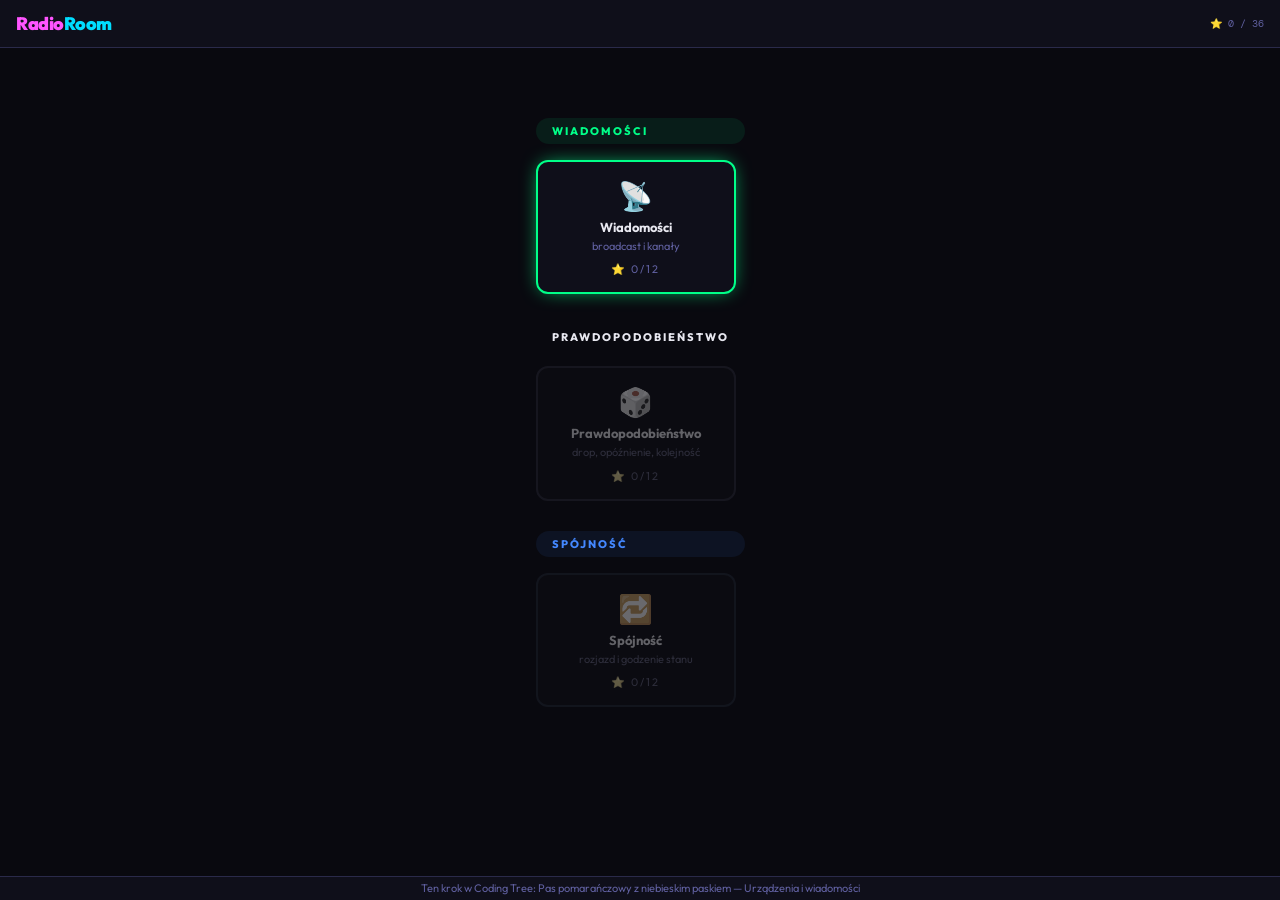
<file: radio-room/index.html>
<!DOCTYPE html>
<html lang="pl">
<head>
<meta charset="UTF-8">
<meta name="viewport" content="width=device-width, initial-scale=1.0">
<title>RadioRoom — Wiadomości i radio</title>
<link href="https://fonts.googleapis.com/css2?family=Outfit:wght@400;500;600;700;800;900&family=DM+Mono:wght@400;500&display=swap" rel="stylesheet">
<style>
:root {
  --bg: #09090f; --bg2: #0f0f1a; --bg3: #16162a; --bg4: #1e1e36;
  --border: #2a2a4a; --border2: #3a3a6a;
  --text: #e8e8f0; --muted: #6060a0;
  --green: #00ff88; --blue: #4488ff; --purple: #bb66ff;
  --red: #ff4466; --orange: #ffaa00; --cyan: #00ddff; --yellow: #ffd93d;
  --pink: #ff55ff;
  --font: 'Outfit', sans-serif; --mono: 'DM Mono', monospace;
  --r: 12px;
}
*, *::before, *::after { box-sizing: border-box; margin: 0; padding: 0; }
html, body { height: 100%; overflow: hidden; background: var(--bg); color: var(--text); font-family: var(--font); }

.topbar { height: 48px; background: var(--bg2); border-bottom: 1px solid var(--border); display: flex; align-items: center; padding: 0 16px; gap: 12px; }
.topbar .logo { font-weight: 900; font-size: 18px; letter-spacing: -.5px; }
.topbar .logo span { color: var(--pink); }
.topbar .logo em { font-style: normal; color: var(--cyan); }
.topbar .spacer { flex: 1; }
.topbar .badge { font-family: var(--mono); font-size: 10px; color: var(--muted); }

.main { height: calc(100% - 48px - var(--step-h)); display: flex; position: relative; }
/* ── CODING TREE STEP LINE ── */
:root { --step-h: 24px; }
@media (max-width: 600px) { :root { --step-h: 36px; } }
.step-line {
  height: var(--step-h); display: flex; align-items: center; justify-content: center; padding: 0 12px;
  background: var(--bg2); border-top: 1px solid var(--border); color: var(--muted);
  font-family: var(--font); font-size: 11px; line-height: 1.3; text-align: center; overflow: hidden;
}
.view { display: none; width: 100%; height: 100%; }
.view.active { display: flex; }

#tree-view { flex-direction: column; align-items: center; overflow-y: auto; padding: 40px 20px 80px; }
.tree-track-label {
  font-size: 11px; font-weight: 800; text-transform: uppercase; letter-spacing: 2px;
  padding: 6px 16px; border-radius: 20px; margin: 30px 0 16px;
}
.tree-track-label.green { color: var(--green); background: #00ff8815; }
.tree-track-label.blue { color: var(--blue); background: #4488ff15; }
.tree-connector { width: 2px; height: 28px; background: var(--border); }
.tree-node {
  width: 200px; padding: 16px; border-radius: var(--r); border: 2px solid var(--border);
  background: var(--bg2); text-align: center; cursor: pointer; transition: all .2s;
  position: relative;
}
.tree-node:hover { border-color: var(--border2); transform: translateY(-2px); }
.tree-node.locked { opacity: .4; cursor: default; filter: grayscale(.6); }
.tree-node.locked:hover { transform: none; border-color: var(--border); }
.tree-node.available { border-color: var(--border2); animation: pulse-border 2s ease-in-out infinite; }
.tree-node.complete .node-icon { filter: none; }
.tree-node .node-icon { font-size: 28px; margin-bottom: 6px; }
.tree-node .node-title { font-weight: 700; font-size: 13px; margin-bottom: 4px; }
.tree-node .node-desc { font-size: 11px; color: var(--muted); line-height: 1.4; }
.tree-node .node-stars { margin-top: 8px; font-size: 11px; color: var(--muted); letter-spacing: 2px; }
@keyframes pulse-border { 0%,100% { box-shadow: 0 0 0 0 transparent; } 50% { box-shadow: 0 0 16px -4px var(--border2); } }

.tree-node.t-green { border-color: #00ff8833; }
.tree-node.t-green.available { border-color: var(--green); box-shadow: 0 0 20px -6px var(--green); }
.tree-node.t-green.complete { border-color: var(--green); background: #00ff8808; }
.tree-node.t-blue { border-color: #4488ff33; }
.tree-node.t-blue.available { border-color: var(--blue); box-shadow: 0 0 20px -6px var(--blue); }
.tree-node.t-blue.complete { border-color: var(--blue); background: #4488ff08; }

#browser-view { flex-direction: column; padding: 24px 32px; overflow-y: auto; }
.browser-header { display: flex; align-items: center; gap: 16px; margin-bottom: 24px; }
.browser-header .back {
  padding: 6px 12px; border: 1px solid var(--border); background: transparent;
  color: var(--muted); border-radius: 8px; cursor: pointer; font-family: var(--font);
}
.browser-header .back:hover { color: var(--text); border-color: var(--border2); }
.browser-header h2 { font-weight: 800; font-size: 20px; }
.challenge-item {
  display: flex; align-items: center; gap: 12px; padding: 14px 16px;
  background: var(--bg2); border: 1px solid var(--border); border-radius: var(--r);
  margin-bottom: 10px; cursor: pointer; transition: all .15s;
}
.challenge-item:hover { border-color: var(--border2); transform: translateX(4px); }
.challenge-item .ci-num { font-family: var(--mono); font-size: 11px; color: var(--muted); width: 24px; }
.challenge-item .ci-title { flex: 1; font-weight: 600; font-size: 13px; }
.challenge-item .ci-stars { font-size: 14px; letter-spacing: 1px; }

#challenge-view { flex-direction: column; }
.ch-topbar {
  display: flex; align-items: center; gap: 16px; padding: 12px 20px;
  background: var(--bg2); border-bottom: 1px solid var(--border);
}
.ch-topbar .back {
  padding: 6px 12px; border: 1px solid var(--border); background: transparent;
  color: var(--muted); border-radius: 8px; cursor: pointer; font-family: var(--font);
}
.ch-topbar .back:hover { color: var(--text); border-color: var(--border2); }
.ch-topbar .ch-title { font-weight: 700; flex: 1; }
.ch-topbar .ch-stars { font-size: 18px; letter-spacing: 2px; }
.ch-body { flex: 1; display: flex; overflow: hidden; }
.ch-col { padding: 16px; overflow-y: auto; }
.palette { width: 220px; border-right: 1px solid var(--border); background: var(--bg2); }
.ch-main { flex: 1; display: flex; flex-direction: column; gap: 12px; align-items: center; }
.script-area {
  width: 100%; max-width: 520px; min-height: 160px;
  background: var(--bg2); border: 1px dashed var(--border); border-radius: var(--r); padding: 12px;
}
.script-body { min-height: 28px; }
.script-body::after {
  content: '+ upuść tu blok'; display: block; padding: 4px 0;
  color: var(--muted); font-size: 11px; font-style: italic; opacity: 0.5;
}
#scene { background: #000; image-rendering: pixelated; border: 1px solid var(--border); border-radius: 8px; }
.ch-controls { display: flex; gap: 10px; }
.ch-controls button {
  padding: 8px 16px; border: 1px solid var(--border2); background: var(--bg3);
  color: var(--text); border-radius: 8px; cursor: pointer; font-family: var(--font); font-weight: 600;
}
.ch-controls button:hover { background: var(--bg4); }
.ch-side { width: 280px; border-left: 1px solid var(--border); background: var(--bg2); }
.ch-goal {
  font-size: 13px; color: var(--muted); line-height: 1.5;
  margin-bottom: 16px; padding-bottom: 16px; border-bottom: 1px solid var(--border);
}
.ch-tests div { display: flex; gap: 8px; align-items: center; padding: 6px 0; font-size: 12px; }
.ch-tests .t-pass { color: var(--green); }
.ch-tests .t-fail { color: var(--red); }
.ch-tests .t-pending { color: var(--muted); }
.ch-msg { margin-top: 12px; font-weight: 600; font-size: 13px; }
.ch-msg.success { color: var(--green); }
.ch-msg.fail { color: var(--red); }

.palette-cat { margin-bottom: 14px; }
.palette-cat-label { font-size: 10px; font-weight: 800; letter-spacing: 1.5px; text-transform: uppercase; color: var(--muted); margin-bottom: 6px; }
.palette-block { padding: 6px 10px; border-radius: 6px; font-size: 12px; font-family: var(--mono); color: var(--text); cursor: grab; margin-bottom: 4px; user-select: none; }
.palette-block.b-draw   { background: #ff55ff22; border: 1px solid #ff55ff55; }
.palette-block.b-loop   { background: #00ff8822; border: 1px solid #00ff8855; }
.palette-block.b-state  { background: #4488ff22; border: 1px solid #4488ff55; }
.palette-block.b-math   { background: #ffaa0022; border: 1px solid #ffaa0055; }
.palette-block.b-motion { background: #00ddff22; border: 1px solid #00ddff55; }
.hole { display: inline-block; min-width: 56px; padding: 1px 10px; background: var(--bg4); border: 2px dashed var(--border2); border-radius: 5px; color: var(--muted); font-size: 13px; text-align: center; transition: all .12s; }
.slot:not([data-locked="1"]) { cursor: text; }
.slot[data-locked="1"] { cursor: not-allowed; opacity: 0.65; }
/* Drag-over feedback */
.slot.dragover, [data-role="body"].dragover { background: rgba(0, 221, 255, 0.14); box-shadow: 0 0 8px rgba(0, 221, 255, 0.45); border-radius: 5px; }
.slot.dragover .hole, .hole.dragover { border-color: #00ddff; background: rgba(0, 221, 255, 0.22); color: var(--text); }
/* Click-to-place: armed palette block + valid drop targets */
.palette-block.selected { outline: 2px solid #00ddff; outline-offset: 2px; box-shadow: 0 0 10px rgba(0, 221, 255, 0.55); }
.slot.target, [data-role="body"].target { outline: 2px dashed #00ddff; outline-offset: 1px; animation: target-pulse 1.4s ease-in-out infinite; cursor: copy; }
.slot.target .hole { border-color: #00ddff; background: rgba(0, 221, 255, 0.16); color: var(--text); }
@keyframes target-pulse { 0%,100% { outline-color: #00ddff; } 50% { outline-color: rgba(0,221,255,0.35); } }
/* Remove button — always visible but dim, pops on hover */
.btn-remove { display: inline-flex; align-items: center; justify-content: center; width: 16px; height: 16px; margin-left: 6px; border-radius: 50%; background: rgba(255, 90, 90, 0.18); color: #ff8a8a; font-size: 13px; font-weight: bold; line-height: 1; cursor: pointer; opacity: 0.45; transition: opacity .12s, background .12s, transform .12s; user-select: none; vertical-align: middle; }
.btn-remove:hover { opacity: 1; background: rgba(255, 90, 90, 0.55); transform: scale(1.15); }
.palette-block:hover > .btn-remove, .slot:hover > .btn-remove { opacity: 0.85; }
.nested { display: inline-block; padding: 2px 6px; border-radius: 4px; font-family: var(--mono); font-size: 11px; }
.nested.b-draw   { background: #ff55ff33; }
.nested.b-loop   { background: #00ff8833; }
.nested.b-state  { background: #4488ff33; }
.nested.b-math   { background: #ffaa0033; }
.nested.b-motion { background: #00ddff33; }

/* Device row + LED display */
.devices-stage { position: relative; margin-bottom: 12px; }
.devices-row {
  display: flex; flex-wrap: wrap; gap: 16px; padding: 14px;
  background: #000; border: 1px solid var(--border); border-radius: 8px;
  min-height: 160px;
}
.radio-space {
  position: absolute; inset: 0; pointer-events: none; overflow: hidden;
  border-radius: 8px;
}
.dot {
  position: absolute; width: 10px; height: 10px; border-radius: 50%;
  transform: translate(-50%, -50%);
  box-shadow: 0 0 8px currentColor;
  font-family: var(--mono); font-size: 9px; color: #000; text-align: center; line-height: 10px;
}
.dot.dropped { color: #ff5566 !important; background: transparent !important; box-shadow: none !important; font-size: 14px; font-weight: 700; }
.dice {
  position: absolute; width: 18px; height: 18px; line-height: 18px;
  font-family: var(--mono); font-size: 11px; color: var(--text);
  background: var(--bg3); border: 1px solid var(--border2); border-radius: 4px;
  text-align: center; transform: translate(-50%, -50%);
  pointer-events: none; opacity: 0;
}
/* Knobs */
.knobs-panel {
  display: flex; flex-wrap: wrap; align-items: center; gap: 16px;
  padding: 8px 12px; background: var(--bg2);
  border: 1px solid var(--border); border-radius: 8px; margin-bottom: 12px;
  font-family: var(--mono); font-size: 11px; color: var(--muted);
}
.knob { display: flex; align-items: center; gap: 6px; }
.knob label { display: flex; align-items: center; gap: 6px; cursor: pointer; user-select: none; }
.knob input[type="range"] { width: 90px; accent-color: var(--cyan); }
.knob input[type="text"] { width: 60px; padding: 2px 6px; background: var(--bg3); border: 1px solid var(--border); color: var(--text); border-radius: 4px; font-family: var(--mono); font-size: 11px; }
.knob input[type="checkbox"] { accent-color: var(--cyan); }
.knob-value { color: var(--cyan); min-width: 42px; text-align: right; }
/* Stats */
.stats-panel {
  margin-top: 12px; padding: 10px 12px; font-family: var(--mono); font-size: 11px;
  background: var(--bg2); border: 1px solid var(--border); border-radius: 8px;
}
.stats-panel-title { color: var(--muted); font-size: 10px; letter-spacing: 1.5px; text-transform: uppercase; margin-bottom: 6px; }
.stats-row { display: grid; grid-template-columns: 36px 60px 60px 50px; gap: 8px; padding: 2px 0; color: var(--text); }
.stats-row.head { color: var(--muted); font-size: 10px; }
.stats-channel-dot { display: inline-block; width: 8px; height: 8px; border-radius: 50%; margin-right: 4px; vertical-align: middle; }
.device {
  display: flex; flex-direction: column; align-items: center; gap: 6px;
  padding: 10px 12px; background: var(--bg2); border: 1px solid var(--border);
  border-radius: 8px; cursor: pointer; transition: border-color .12s, transform .12s;
  min-width: 92px;
}
.device:hover { border-color: var(--border2); transform: translateY(-1px); }
.device.active { border-color: var(--cyan); box-shadow: 0 0 10px rgba(0,255,255,0.25); }
.device-name { font-family: var(--mono); font-weight: 600; font-size: 13px; color: var(--text); }
.device-led {
  display: grid; grid-template-columns: repeat(5, 12px); grid-template-rows: repeat(5, 12px);
  gap: 2px; padding: 4px; background: #050510; border-radius: 4px;
}
.led-cell { width: 12px; height: 12px; border-radius: 2px; background: #1a1a2a; transition: background .08s; }
.led-cell.on { background: #ff3344; box-shadow: 0 0 6px rgba(255,51,68,0.65); }
.device-channel { font-family: var(--mono); font-size: 10px; color: var(--muted); }
.device-buttons { display: flex; gap: 4px; }
.dev-btn {
  width: 22px; height: 22px; padding: 0; border-radius: 50%;
  background: var(--bg3); border: 1px solid var(--border2); color: var(--text);
  font-family: var(--mono); font-size: 11px; font-weight: 700; cursor: pointer;
}
.dev-btn:hover { background: var(--bg4); }
</style>
</head>
<body>
<div class="topbar">
  <div class="logo"><span>Radio</span><em>Room</em></div>
  <div class="spacer"></div>
  <div class="badge" id="stars-badge">⭐ 0 / 0</div>
</div>
<div class="main">
  <div id="tree-view" class="view active"><div id="tree-root"></div></div>
  <div id="challenge-view" class="view">
    <div class="ch-topbar">
      <button class="back" onclick="ps.backToStage()">← wyzwania</button>
      <span class="ch-title" id="ch-title"></span>
      <span class="ch-stars" id="ch-stars">☆☆☆</span>
    </div>
    <div class="ch-body">
      <aside id="palette" class="ch-col palette"></aside>
      <section class="ch-col ch-main">
        <div class="devices-stage">
          <div id="devices-row" class="devices-row"></div>
          <div id="radio-space" class="radio-space"></div>
        </div>
        <div id="knobs-panel" class="knobs-panel">
          <div class="knob"><label>drop %</label><input id="knob-drop" type="range" min="0" max="80" value="0"><span id="knob-drop-val" class="knob-value">0%</span></div>
          <div class="knob"><label>opóźnienie</label><input id="knob-delay" type="range" min="0" max="2000" step="50" value="0"><span id="knob-delay-val" class="knob-value">0ms</span></div>
          <div class="knob"><label><input id="knob-reorder" type="checkbox"> kolejność losowa</label></div>
          <div class="knob"><label>ziarno</label><input id="knob-seed" type="text" placeholder="losowe" maxlength="8"></div>
        </div>
        <div id="script-area" class="script-area"></div>
        <div class="ch-controls">
          <button id="btn-run">▶ Uruchom</button>
          <button id="btn-reset">🔄 Reset</button>
          <button id="btn-check">✓ Sprawdź</button>
        </div>
      </section>
      <aside class="ch-col ch-side">
        <div id="ch-goal" class="ch-goal"></div>
        <div id="ch-tests" class="ch-tests"></div>
        <div id="ch-msg" class="ch-msg"></div>
        <div id="stats-panel" class="stats-panel"></div>
      </aside>
    </div>
  </div>
  <div id="browser-view" class="view"></div>
</div>
<footer class="step-line" data-curriculum-step="belt.orange-blue.devices-and-messages">Ten krok w Coding Tree: Pas pomarańczowy z niebieskim paskiem — Urządzenia i wiadomości</footer>
<script>
const STAGES = [
  { id: 'msgs', track: 'basics', title: 'Wiadomości',          icon: '📡', desc: 'broadcast i kanały',          requires: [],       unlockedCats: ['events','radio','display','state','flow'] },
  { id: 'prob', track: 'prob',   title: 'Prawdopodobieństwo',  icon: '🎲', desc: 'drop, opóźnienie, kolejność',  requires: ['msgs'], unlockedCats: ['events','radio','display','state','flow'] },
  { id: 'ec',   track: 'ec',     title: 'Spójność',            icon: '🔁', desc: 'rozjazd i godzenie stanu',     requires: ['prob'], unlockedCats: ['events','radio','display','state','flow'] },
];

const TRACKS = {
  basics: { label: 'Wiadomości',         color: 'green'  },
  prob:   { label: 'Prawdopodobieństwo', color: 'orange' },
  ec:     { label: 'Spójność',           color: 'blue'   },
};

const BLOCKS = {
  // events (triggers)
  'on-start':    { cat: 'events',  type: 'trigger',    label: '🟢 na start' },
  'on-tick':     { cat: 'events',  type: 'trigger',    label: '🕐 co tick' },
  'on-click-a':  { cat: 'events',  type: 'trigger',    label: '🅰 gdy klik A' },
  'on-click-b':  { cat: 'events',  type: 'trigger',    label: '🅱 gdy klik B' },
  'on-message':  { cat: 'events',  type: 'trigger',    label: '📡 gdy odebrano §msg na §ch', slots: { msg: { type: 'ident', default: '' }, ch: { type: 'number', default: 1 } } },
  // radio (msg can be a string OR an expression like stan.n)
  'broadcast':   { cat: 'radio',   type: 'statement',  label: '📢 nadaj §msg na §ch',          slots: { msg: { type: 'expression', default: 'hi' }, ch: { type: 'number', default: 1 } } },
  'last-msg':    { cat: 'radio',   type: 'expression', label: '📥 ostatnia wiadomość' },
  'set-channel': { cat: 'radio',   type: 'statement',  label: '🎯 ustaw kanał §ch',            slots: { ch: { type: 'number', default: 1 } } },
  // display (5x5 LED grid; coords 0..4)
  'led-on':      { cat: 'display', type: 'statement',  label: '💡 zapal (§x, §y)',             slots: { x: { type: 'number', default: 2 }, y: { type: 'number', default: 2 } } },
  'led-off':     { cat: 'display', type: 'statement',  label: '🌑 zgaś (§x, §y)',              slots: { x: { type: 'number', default: 2 }, y: { type: 'number', default: 2 } } },
  'screen-fill': { cat: 'display', type: 'statement',  label: '🎨 cały ekran §c',              slots: { c: { type: 'choice', options: ['1','0'], default: '1' } } },
  'show-num':    { cat: 'display', type: 'statement',  label: '📃 pokaż liczbę §n',            slots: { n: { type: 'expression', default: 0 } } },
  // state
  'set-state':   { cat: 'state',   type: 'statement',  label: 'stan.§field = §val',            slots: { field: { type: 'ident', default: 'x' }, val: { type: 'expression', default: 0 } } },
  'get-state':   { cat: 'state',   type: 'expression', label: 'stan.§field',                   slots: { field: { type: 'ident', default: 'x' } } },
  // flow / math
  'num':         { cat: 'flow',    type: 'expression', label: '§n',                            slots: { n: { type: 'number', default: 0 } } },
  'op':          { cat: 'flow',    type: 'expression', label: '(§a §op §b)',                   slots: { a: { type: 'expression', default: 0 }, op: { type: 'choice', options: ['+','-','*','/','%','max','min'], default: '+' }, b: { type: 'expression', default: 0 } } },
};

const CATEGORIES = {
  events:  { label: 'Zdarzenia',   color: 'green'  },
  radio:   { label: 'Radio',       color: 'cyan'   },
  display: { label: 'Wyświetlacz', color: 'pink'   },
  state:   { label: 'Stan',        color: 'blue'   },
  flow:    { label: 'Przepływ',    color: 'orange' },
};

const CHALLENGES = {
  msgs: [],
  prob: [],
  ec:   [],
};

CHALLENGES.msgs = [
  // 1) Cześć! — first broadcast & receive. Kid fills the receiver's
  //    channel and message in the on-message trigger.
  {
    title: 'Cześć!',
    type: 'fill-in-blank',
    goal: 'Urządzenie A nadaje wiadomość "hi" co tick na kanale 1. Niech B odbierze ją i zapali środkowy piksel (2, 2). Wypełnij dziury w bloku "gdy odebrano".',
    initialDevices: [
      { name: 'A', channel: 1, script: [
        { id: 'on-tick', body: [{ id: 'broadcast', slots: { msg: 'hi', ch: 1 } }] },
      ]},
      { name: 'B', channel: 1, script: [
        { id: 'on-message', slots: { msg: null, ch: null }, body: [
          { id: 'led-on', slots: { x: 2, y: 2 } },
        ]},
      ]},
    ],
    tests: [
      { t: 3, label: 'B odebrał "hi"',           assert: "d1.lastMsg === 'hi'" },
      { t: 3, label: 'B zapalił środek (2,2)',   assert: 'd1.display[12] === 1' },
    ],
  },

  // 2) Inny kanał — B starts subscribed to ch.2 (wrong) but receives ch.1
  //    in its on-message handler. The fix is to set its listening channel
  //    to 1 in on-start. Kid fills the channel number.
  {
    title: 'Inny kanał',
    type: 'fill-in-blank',
    goal: 'A nadaje co tick na kanale 1, ale B słucha na kanale 2 i nie odbiera. Wypełnij blok "ustaw kanał" w bloku "na start" urządzenia B, żeby B zaczęło słuchać tego samego kanału co A.',
    initialDevices: [
      { name: 'A', channel: 1, script: [
        { id: 'on-tick', body: [{ id: 'broadcast', slots: { msg: 'go', ch: 1 } }] },
      ]},
      { name: 'B', channel: 2, script: [
        { id: 'on-start',   body: [{ id: 'set-channel', slots: { ch: null } }] },
        { id: 'on-message', slots: { msg: 'go', ch: 1 }, body: [
          { id: 'led-on', slots: { x: 2, y: 2 } },
        ]},
      ]},
    ],
    tests: [
      { t: 3, label: 'B przełączył się na ch.1', assert: 'd1.channel === 1' },
      { t: 3, label: 'B odbiera "go"',           assert: "d1.lastMsg === 'go'" },
    ],
  },

  // 3) Dwa kanały — A broadcasts on both ch.1 and ch.2 every tick.
  //    Two listeners split across channels need their on-message ch filled.
  {
    title: 'Dwa kanały',
    type: 'fill-in-blank',
    goal: 'A nadaje co tick na obu kanałach: 1 i 2. Niech B (kanał 1) zapali (0, 0), a C (kanał 2) zapali (4, 4). Wypełnij numery kanałów w "gdy odebrano" obu urządzeń.',
    initialDevices: [
      { name: 'A', channel: 1, script: [
        { id: 'on-tick', body: [
          { id: 'broadcast', slots: { msg: 'hi', ch: 1 } },
          { id: 'broadcast', slots: { msg: 'hi', ch: 2 } },
        ]},
      ]},
      { name: 'B', channel: 1, script: [
        { id: 'on-message', slots: { msg: 'hi', ch: null }, body: [
          { id: 'led-on', slots: { x: 0, y: 0 } },
        ]},
      ]},
      { name: 'C', channel: 2, script: [
        { id: 'on-message', slots: { msg: 'hi', ch: null }, body: [
          { id: 'led-on', slots: { x: 4, y: 4 } },
        ]},
      ]},
    ],
    tests: [
      { t: 3, label: 'B zapalił (0,0)', assert: 'd1.display[0] === 1' },
      { t: 3, label: 'C zapalił (4,4)', assert: 'd2.display[24] === 1' },
    ],
  },

  // 4) Echo — A pings, B echoes back. A's reply handler runs and lights
  //    its own center LED + sets state.ok. Kid fills B's reply broadcast.
  //    Cascade delivery (delay=0) makes this complete inside one tick.
  {
    title: 'Echo',
    type: 'fill-in-blank',
    goal: 'A wysyła "ping" raz na starcie. Niech B odpowie wiadomością "pong" na tym samym kanale. A już zna odpowiedź — gdy odbierze "pong", zapali środkowy piksel. Wypełnij dziury w bloku "nadaj" urządzenia B.',
    initialDevices: [
      { name: 'A', channel: 1, script: [
        { id: 'on-start', body: [{ id: 'broadcast', slots: { msg: 'ping', ch: 1 } }] },
        { id: 'on-message', slots: { msg: 'pong', ch: 1 }, body: [
          { id: 'set-state', slots: { field: 'ok', val: 1 } },
          { id: 'led-on', slots: { x: 2, y: 2 } },
        ]},
      ]},
      { name: 'B', channel: 1, script: [
        { id: 'on-message', slots: { msg: 'ping', ch: 1 }, body: [
          { id: 'broadcast', slots: { msg: null, ch: null } },
        ]},
      ]},
    ],
    tests: [
      { t: 1, label: 'A dostał odpowiedź',       assert: 'd0.state.ok === 1' },
      { t: 1, label: 'A zapalił środek',         assert: 'd0.display[12] === 1' },
      { t: 1, label: 'B usłyszał "ping"',        assert: "d1.lastMsg === 'ping'" },
    ],
  },
];

CHALLENGES.prob = [
  // 5) Zgubione wiadomości — drop=50%. Some get through, some don't.
  //    Kid fills the receiver's msg/ch (same scaffold as Cześć!).
  {
    title: 'Zgubione wiadomości',
    type: 'fill-in-blank',
    knobs: { dropPct: 50, delayMs: 0, jitter: 0.5, reorder: false, seed: 42 },
    goal: 'Drop wynosi 50%. Naciśnij ▶ Uruchom kilka razy — czasem światełka błyskają, czasem nic. Wypełnij dziury w "gdy odebrano" urządzenia B, a B będzie zliczać odebrane wiadomości.',
    initialDevices: [
      { name: 'A', channel: 1, script: [
        { id: 'on-tick', body: [{ id: 'broadcast', slots: { msg: 'hi', ch: 1 } }] },
      ]},
      { name: 'B', channel: 1, script: [
        { id: 'on-message', slots: { msg: null, ch: null }, body: [
          { id: 'set-state', slots: { field: 'n', val:
            { id: 'op', slots: { a: { id: 'get-state', slots: { field: 'n' } }, op: '+', b: 1 } } } },
        ]},
      ]},
    ],
    tests: [
      { t: 10, label: 'coś dotarło',  assert: 'd1.state.n >= 1' },
      { t: 10, label: 'coś zginęło',  assert: 'd1.state.n <= 9' },
    ],
  },

  // 6) Średnia — drop=50%, 100 ticks. Observed count converges near 50.
  {
    title: 'Średnia',
    type: 'fill-in-blank',
    knobs: { dropPct: 50, delayMs: 0, jitter: 0.5, reorder: false, seed: 42 },
    goal: 'Z drop=50% i 100 wiadomości spodziewasz się około 50 odebranych. Wypełnij "gdy odebrano" tak jak poprzednio.',
    initialDevices: [
      { name: 'A', channel: 1, script: [
        { id: 'on-tick', body: [{ id: 'broadcast', slots: { msg: 'hi', ch: 1 } }] },
      ]},
      { name: 'B', channel: 1, script: [
        { id: 'on-message', slots: { msg: null, ch: null }, body: [
          { id: 'set-state', slots: { field: 'n', val:
            { id: 'op', slots: { a: { id: 'get-state', slots: { field: 'n' } }, op: '+', b: 1 } } } },
        ]},
      ]},
    ],
    tests: [
      { t: 100, label: 'odebrano w okolicy 50', assert: 'd1.state.n >= 35 && d1.state.n <= 65' },
    ],
  },

  // 7) Dwa razy częściej — A's on-tick has TWO broadcast blocks; the
  //    second is blank. Filling it doubles the chance per tick.
  {
    title: 'Dwa razy częściej',
    type: 'fill-in-blank',
    knobs: { dropPct: 70, delayMs: 0, jitter: 0.5, reorder: false, seed: 42 },
    goal: 'Drop wynosi 70%. A nadaje raz w każdym ticku, ale ma drugi blok "nadaj" obok — wypełnij go (msg "hi", kanał 1), żeby próbować dwa razy. Z dwóch prób większa szansa, że choć jedna dotrze.',
    initialDevices: [
      { name: 'A', channel: 1, script: [
        { id: 'on-tick', body: [
          { id: 'broadcast', slots: { msg: 'hi', ch: 1 } },
          { id: 'broadcast', slots: { msg: null, ch: null } },
        ]},
      ]},
      { name: 'B', channel: 1, script: [
        { id: 'on-message', slots: { msg: 'hi', ch: 1 }, body: [
          { id: 'set-state', slots: { field: 'n', val:
            { id: 'op', slots: { a: { id: 'get-state', slots: { field: 'n' } }, op: '+', b: 1 } } } },
        ]},
      ]},
    ],
    tests: [
      { t: 30, label: 'pojedyncza próba by nie wystarczyła', assert: 'd1.state.n > 10' },
    ],
  },

  // 8) Opóźnienie i kolejność — three messages sent on start with delay
  //    + reorder. Kid fills three on-message handlers (one per msg). All
  //    three should still arrive; their order is what shifts.
  {
    title: 'Opóźnienie i kolejność',
    type: 'fill-in-blank',
    knobs: { dropPct: 0, delayMs: 400, jitter: 0.5, reorder: true, seed: 42 },
    goal: 'A wysyła trzy wiadomości "a", "b", "c" naraz. Z opóźnieniem i włączoną losową kolejnością mogą dotrzeć w innej kolejności! Wypełnij trzy bloki "gdy odebrano" w B (msg "a", "b", "c", wszystkie na kanale 1), aby B oznaczył flagi, które wiadomości otrzymał.',
    initialDevices: [
      { name: 'A', channel: 1, script: [
        { id: 'on-start', body: [
          { id: 'broadcast', slots: { msg: 'a', ch: 1 } },
          { id: 'broadcast', slots: { msg: 'b', ch: 1 } },
          { id: 'broadcast', slots: { msg: 'c', ch: 1 } },
        ]},
      ]},
      { name: 'B', channel: 1, script: [
        { id: 'on-message', slots: { msg: null, ch: null }, body: [
          { id: 'set-state', slots: { field: 'gotA', val: 1 } },
        ]},
        { id: 'on-message', slots: { msg: null, ch: null }, body: [
          { id: 'set-state', slots: { field: 'gotB', val: 1 } },
        ]},
        { id: 'on-message', slots: { msg: null, ch: null }, body: [
          { id: 'set-state', slots: { field: 'gotC', val: 1 } },
        ]},
      ]},
    ],
    tests: [
      { t: 30, label: 'B odebrał "a"', assert: 'd1.state.gotA === 1' },
      { t: 30, label: 'B odebrał "b"', assert: 'd1.state.gotB === 1' },
      { t: 30, label: 'B odebrał "c"', assert: 'd1.state.gotC === 1' },
    ],
  },
];

CHALLENGES.ec = [
  // 9) Licznik się rozjeżdża — both devices increment locally AND broadcast
  //    "inc" to nudge the other forward. With drops, the counters drift
  //    apart because lost increments are gone for good. Kid fills the
  //    receive handlers; the test confirms divergence.
  {
    title: 'Licznik się rozjeżdża',
    type: 'fill-in-blank',
    knobs: { dropPct: 30, delayMs: 0, jitter: 0.5, reorder: false, seed: 42 },
    goal: 'A i B liczą każde tyknięcie i nadają "inc" do drugiego. Drop=30%. Wypełnij obie obsługi "gdy odebrano" (msg "inc", kanał 1) i obejrzyj — liczniki się rozjadą, bo zgubione komunikaty znikają na zawsze.',
    initialDevices: [
      { name: 'A', channel: 1, script: [
        { id: 'on-tick', body: [
          { id: 'set-state', slots: { field: 'n', val:
            { id: 'op', slots: { a: { id: 'get-state', slots: { field: 'n' } }, op: '+', b: 1 } } } },
          { id: 'broadcast', slots: { msg: 'inc', ch: 1 } },
        ]},
        { id: 'on-message', slots: { msg: null, ch: null }, body: [
          { id: 'set-state', slots: { field: 'n', val:
            { id: 'op', slots: { a: { id: 'get-state', slots: { field: 'n' } }, op: '+', b: 1 } } } },
        ]},
      ]},
      { name: 'B', channel: 1, script: [
        { id: 'on-tick', body: [
          { id: 'set-state', slots: { field: 'n', val:
            { id: 'op', slots: { a: { id: 'get-state', slots: { field: 'n' } }, op: '+', b: 1 } } } },
          { id: 'broadcast', slots: { msg: 'inc', ch: 1 } },
        ]},
        { id: 'on-message', slots: { msg: null, ch: null }, body: [
          { id: 'set-state', slots: { field: 'n', val:
            { id: 'op', slots: { a: { id: 'get-state', slots: { field: 'n' } }, op: '+', b: 1 } } } },
        ]},
      ]},
    ],
    tests: [
      { t: 30, label: 'A coś policzył',          assert: 'd0.state.n >= 30' },
      { t: 30, label: 'B coś policzył',          assert: 'd1.state.n >= 30' },
      { t: 30, label: 'A i B się rozjechali',    assert: 'd0.state.n !== d1.state.n' },
    ],
  },

  // 10) Wyślij sumę — instead of broadcasting "inc" deltas, A broadcasts
  //     its current TOTAL each tick. B simply overwrites its local n with
  //     whatever it last received. Drops no longer cause permanent loss
  //     — the next successful broadcast carries the right answer.
  //     Kid drops a get-state(n) into A's broadcast msg slot.
  {
    title: 'Wyślij sumę',
    type: 'fill-in-blank',
    knobs: { dropPct: 30, delayMs: 0, jitter: 0.5, reorder: false, seed: 42 },
    goal: 'Zamiast wysyłać delty ("inc"), A nadaje teraz CAŁĄ sumę co tick. B kopiuje to do siebie. Wypełnij blok "nadaj" w A — przeciągnij blok "stan." z palety w dziurę i ustaw pole na "n", żeby A nadawał stan.n. Drop = 30%, ale liczniki się zejdą.',
    initialDevices: [
      { name: 'A', channel: 1, script: [
        { id: 'on-tick', body: [
          { id: 'set-state', slots: { field: 'n', val:
            { id: 'op', slots: { a: { id: 'get-state', slots: { field: 'n' } }, op: '+', b: 1 } } } },
          { id: 'broadcast', slots: { msg: null, ch: 1 } },
        ]},
      ]},
      { name: 'B', channel: 1, script: [
        { id: 'on-message', slots: { msg: '', ch: 1 }, body: [
          { id: 'set-state', slots: { field: 'n', val: { id: 'last-msg' } } },
        ]},
      ]},
    ],
    tests: [
      { t: 50, label: 'A doszedł do około 50',  assert: 'd0.state.n >= 45 && d0.state.n <= 55' },
      { t: 50, label: 'B nadgonił A',           assert: 'd1.state.n === d0.state.n' },
    ],
  },

  // 11) Plotka — three devices, each maintains its own counter, all share
  //     totals every tick, and on receive each device takes the MAX of
  //     local-vs-received. This is gossip + monotonic merge: even with
  //     drops, all converge over time. Kid picks the 'max' op.
  {
    title: 'Plotka',
    type: 'fill-in-blank',
    knobs: { dropPct: 40, delayMs: 0, jitter: 0.5, reorder: false, seed: 42 },
    goal: 'Trzy urządzenia, każde liczy własne ticki i nadaje swoją sumę. Drop=40%. Klucz: gdy odbiorą wiadomość, biorą WIĘKSZĄ z dwóch wartości — własnej i otrzymanej. Wybierz "max" w bloku "(a § b)" w obsłudze odbioru każdego z urządzeń.',
    initialDevices: makeGossipTrio(),
    tests: [
      { t: 60, label: 'wszyscy coś policzyli', assert: 'd0.state.n > 30 && d1.state.n > 30 && d2.state.n > 30' },
      { t: 60, label: 'A i B się zeszli',      assert: 'Math.abs(d0.state.n - d1.state.n) <= 2' },
      { t: 60, label: 'A i C się zeszli',      assert: 'Math.abs(d0.state.n - d2.state.n) <= 2' },
    ],
  },

  // 12) Dwa zespoły — four devices, two channels (A,B on ch.1; C,D on
  //     ch.2). Each team has a leader (A, C) that counts and broadcasts
  //     its total, and a follower (B, D) that copies whatever it hears.
  //     Wrong leader broadcast channel ⇒ follower never hears, fails.
  {
    title: 'Dwa zespoły',
    type: 'fill-in-blank',
    knobs: { dropPct: 20, delayMs: 0, jitter: 0.5, reorder: false, seed: 42 },
    goal: 'Cztery urządzenia, dwa zespoły. A jest liderem zespołu 1 (B słucha na kanale 1), C jest liderem zespołu 2 (D słucha na kanale 2). Wypełnij numer kanału w bloku "nadaj" lidera A (kanał 1) i lidera C (kanał 2), żeby ich obserwatorzy ich słyszeli.',
    initialDevices: makeTwoTeams(),
    tests: [
      { t: 50, label: 'B nadąża za A',         assert: 'Math.abs(d0.state.n - d1.state.n) <= 5' },
      { t: 50, label: 'D nadąża za C',         assert: 'Math.abs(d2.state.n - d3.state.n) <= 5' },
      { t: 50, label: 'liderzy coś policzyli', assert: 'd0.state.n > 30 && d2.state.n > 30' },
    ],
  },
];

// Helpers — chapter-3 challenges share repetitive gossip scaffolds, easier
// to read when factored out.
function makeGossipDevice(name) {
  const incExpr = () => ({ id: 'set-state', slots: { field: 'n', val:
    { id: 'op', slots: { a: { id: 'get-state', slots: { field: 'n' } }, op: '+', b: 1 } } } });
  return { name, channel: 1, script: [
    { id: 'on-tick', body: [
      incExpr(),
      { id: 'broadcast', slots: { msg: { id: 'get-state', slots: { field: 'n' } }, ch: 1 } },
    ]},
    { id: 'on-message', slots: { msg: '', ch: 1 }, body: [
      { id: 'set-state', slots: { field: 'n', val:
        { id: 'op', slots: { a: { id: 'get-state', slots: { field: 'n' } }, op: null, b: { id: 'last-msg' } } } } },
    ]},
  ]};
}
function makeGossipTrio() { return [makeGossipDevice('A'), makeGossipDevice('B'), makeGossipDevice('C')]; }
function makeTeam(leader, follower, ch) {
  // Leader counts ticks and broadcasts its current total. Follower copies
  // whatever it last received. Wrong broadcast channel ⇒ follower never
  // hears the leader and stays at 0 (the test failure mode for #12).
  return [
    { name: leader, channel: ch, script: [
      { id: 'on-tick', body: [
        { id: 'set-state', slots: { field: 'n', val:
          { id: 'op', slots: { a: { id: 'get-state', slots: { field: 'n' } }, op: '+', b: 1 } } } },
        { id: 'broadcast', slots: { msg: { id: 'get-state', slots: { field: 'n' } }, ch: null } },
      ]},
    ]},
    { name: follower, channel: ch, script: [
      { id: 'on-message', slots: { msg: '', ch: ch }, body: [
        { id: 'set-state', slots: { field: 'n', val: { id: 'last-msg' } } },
      ]},
    ]},
  ];
}
function makeTwoTeams() {
  return [...makeTeam('A', 'B', 1), ...makeTeam('C', 'D', 2)];
}

const STATE = { view: 'tree-view', stage: null, challenge: null, activeDevice: 0, deviceScripts: [] };
// STATE.script aliases the active device's script so the existing block engine
// (renderScript, tryPlaceBlock, openSlotEditor, ...) keeps working unchanged.
Object.defineProperty(STATE, 'script', {
  get() { return this.deviceScripts[this.activeDevice] || []; },
  set(v) { this.deviceScripts[this.activeDevice] = v; },
});
function showView(id) {
  document.querySelectorAll('.view').forEach(v => v.classList.toggle('active', v.id === id));
  STATE.view = id;
}

function progress() {
  try { return JSON.parse(localStorage.getItem('radioroom-progress') || '{}'); }
  catch { return {}; }
}
function saveProgress(p) { localStorage.setItem('radioroom-progress', JSON.stringify(p)); }

function saveCurrentScript() {
  if (!STATE.stage || STATE.challenge == null) return;
  try {
    const all = JSON.parse(localStorage.getItem('radioroom-scripts') || '{}');
    all[STATE.stage] = all[STATE.stage] || {};
    all[STATE.stage][STATE.challenge] = STATE.deviceScripts;
    localStorage.setItem('radioroom-scripts', JSON.stringify(all));
  } catch (e) { console.warn('save script failed:', e); }
}
function loadSavedScript(stageId, idx) {
  try {
    const all = JSON.parse(localStorage.getItem('radioroom-scripts') || '{}');
    const s = all?.[stageId]?.[idx];
    return Array.isArray(s) ? s : null;
  } catch { return null; }
}
// Tag nodes with `_blanks`: slot keys that were originally null in initialScript.
// These remain editable in fill-in-blank mode even after the user fills them in.
function markBlanks(loaded, original) {
  if (!Array.isArray(loaded) || !Array.isArray(original)) return;
  const len = Math.min(loaded.length, original.length);
  for (let i = 0; i < len; i++) {
    const ln = loaded[i], on = original[i];
    if (!ln || !on) continue;
    const slots = on.slots || {};
    const blanks = Object.keys(slots).filter(k => slots[k] === null);
    if (blanks.length) ln._blanks = blanks;
    if (Array.isArray(on.body)) markBlanks(ln.body, on.body);
  }
}
function stageProgress(id) { return progress()[id] || { stars: [] }; }
function isStageComplete(id) {
  const p = stageProgress(id);
  const earned = (p.stars || []).filter(s => s > 0).length;
  return earned >= 3;
}
function isStageAvailable(id) {
  const stage = STAGES.find(s => s.id === id);
  return stage.requires.every(r => isStageComplete(r));
}

function renderTree() {
  const root = document.getElementById('tree-root');
  root.innerHTML = '';
  const byTrack = {};
  STAGES.forEach(s => { (byTrack[s.track] ||= []).push(s); });
  Object.entries(byTrack).forEach(([trackId, stages]) => {
    const meta = TRACKS[trackId];
    const label = document.createElement('div');
    label.className = `tree-track-label ${meta.color}`;
    label.textContent = meta.label;
    root.appendChild(label);
    stages.forEach((s, i) => {
      if (i > 0) {
        const c = document.createElement('div');
        c.className = 'tree-connector';
        root.appendChild(c);
      }
      const complete = isStageComplete(s.id);
      const available = isStageAvailable(s.id);
      const locked = !complete && !available;
      const p = stageProgress(s.id);
      const node = document.createElement('div');
      node.className = `tree-node t-${meta.color} ${complete ? 'complete' : available ? 'available' : 'locked'}`;
      node.innerHTML = `
        <div class="node-icon">${s.icon}</div>
        <div class="node-title">${s.title}</div>
        <div class="node-desc">${s.desc}</div>
      `;
      const chList = CHALLENGES[s.id] || [];
      const earned = (p.stars || []).reduce((a, b) => a + (b || 0), 0);
      const total = chList.length * 3;
      const starsLine = document.createElement('div');
      starsLine.className = 'node-stars';
      starsLine.textContent = `⭐ ${earned}/${total}`;
      node.appendChild(starsLine);
      if (!locked) node.addEventListener('click', () => openStage(s.id));
      root.appendChild(node);
    });
  });
}
function openStage(id) {
  STATE.stage = id;
  const stage = STAGES.find(s => s.id === id);
  const list = CHALLENGES[id] || [];
  const p = stageProgress(id);
  const el = document.getElementById('browser-view');
  el.innerHTML = `
    <div class="browser-header">
      <button class="back" onclick="ps.backToTree()">← drzewo</button>
      <h2>${stage.icon} ${stage.title}</h2>
    </div>
    <div id="challenge-list"></div>
  `;
  const listEl = el.querySelector('#challenge-list');
  list.forEach((ch, i) => {
    const stars = (p.stars && p.stars[i]) || 0;
    const starsHtml = '⭐'.repeat(stars) + '☆'.repeat(3 - stars);
    const div = document.createElement('div');
    div.className = 'challenge-item';
    div.innerHTML = `
      <span class="ci-num">${String(i + 1).padStart(2, '0')}</span>
      <span class="ci-title">${ch.title}</span>
      <span class="ci-stars">${starsHtml}</span>
    `;
    div.addEventListener('click', () => openChallenge(id, i));
    listEl.appendChild(div);
  });
  showView('browser-view');
}
function emptyScript() { return []; }

function appendLabelParts(parent, def, slots, opts, ownerNode) {
  const pattern = def.label;
  let cursor = 0;
  const re = /§(\w+)/g;
  let match;
  while ((match = re.exec(pattern)) !== null) {
    const before = pattern.slice(cursor, match.index);
    if (before) parent.appendChild(document.createTextNode(before));
    const key = match[1];
    const val = slots && key in slots ? slots[key] : def.slots?.[key]?.default ?? '';
    const slotEl = document.createElement('span');
    slotEl.className = 'slot';
    slotEl.dataset.slot = key;
    slotEl.__node = ownerNode; // every slot knows its owning node
    const isBlankKey = !!(ownerNode && Array.isArray(ownerNode._blanks) && ownerNode._blanks.includes(key));
    const locked = opts.lockLiterals && val !== null && val !== undefined && !(typeof val === 'object') && !isBlankKey;
    if (locked) slotEl.dataset.locked = '1';
    appendSlotContent(slotEl, val, opts);
    parent.appendChild(slotEl);
    cursor = re.lastIndex;
  }
  const rest = pattern.slice(cursor);
  if (rest) parent.appendChild(document.createTextNode(rest));
}

function appendSlotContent(parent, val, opts) {
  if (val === null || val === undefined) {
    const hole = document.createElement('span');
    hole.className = 'hole';
    hole.textContent = '?';
    parent.appendChild(hole);
    return;
  }
  if (val && typeof val === 'object' && val.id) {
    const def = BLOCKS[val.id];
    if (!def) { parent.appendChild(document.createTextNode('?')); return; }
    const nestedEl = document.createElement('span');
    nestedEl.className = `nested b-${def.cat}`;
    const nestedOpts = { ...opts, lockLiterals: false };
    appendLabelParts(nestedEl, def, val.slots || {}, nestedOpts, val);
    parent.appendChild(nestedEl);
    const x = document.createElement('span');
    x.className = 'btn-remove';
    x.textContent = '×';
    x.title = 'usuń';
    x.dataset.removeNested = '1';
    parent.appendChild(x);
    return;
  }
  parent.appendChild(document.createTextNode(String(val)));
}

function renderBlockEl(node, def, opts) {
  const bl = document.createElement('div');
  bl.className = `palette-block b-${def.cat}`;
  bl.__node = node;
  appendLabelParts(bl, def, node.slots || {}, opts, node);
  if (!opts.lockLiterals) {
    const x = document.createElement('span');
    x.className = 'btn-remove';
    x.textContent = '×';
    x.title = 'usuń blok';
    x.dataset.removeBlock = '1';
    bl.appendChild(x);
  }
  return bl;
}

function currentChallenge() {
  if (!STATE.stage || STATE.challenge == null) return null;
  return (CHALLENGES[STATE.stage] || [])[STATE.challenge] || null;
}
function isFillInMode() {
  const ch = currentChallenge();
  return !!(ch && ch.type === 'fill-in-blank');
}

function renderScript() {
  const el = document.getElementById('script-area');
  el.innerHTML = '';
  STATE.script = STATE.script || emptyScript();
  const opts = { lockLiterals: isFillInMode() };
  const movable = !opts.lockLiterals;
  STATE.script.forEach((trig, ti) => {
    const def = BLOCKS[trig.id];
    if (!def) return;
    const trigEl = renderBlockEl(trig, def, opts);
    trigEl.dataset.triggerIdx = ti;
    if (movable) trigEl.draggable = true;
    el.appendChild(trigEl);
    const body = document.createElement('div');
    body.className = 'script-body';
    body.dataset.role = 'body';
    body.dataset.triggerIdx = ti;
    body.style.cssText = 'margin-left:20px;border-left:2px solid var(--border);padding-left:10px;margin-bottom:8px;';
    (trig.body || []).forEach((n, si) => {
      const def2 = BLOCKS[n.id];
      if (!def2) return;
      const stmtEl = renderBlockEl(n, def2, opts);
      stmtEl.dataset.triggerIdx = ti;
      stmtEl.dataset.stmtIdx = si;
      if (movable) stmtEl.draggable = true;
      body.appendChild(stmtEl);
    });
    el.appendChild(body);
  });
  if (typeof applyTargetHighlights === 'function') applyTargetHighlights();
}

function renderPalette(cats) {
  const el = document.getElementById('palette');
  el.innerHTML = '';
  cats.forEach(catId => {
    const meta = CATEGORIES[catId];
    const group = document.createElement('div');
    group.className = 'palette-cat';
    group.innerHTML = `<div class="palette-cat-label">${meta.label}</div>`;
    Object.entries(BLOCKS).filter(([,b]) => b.cat === catId).forEach(([id, b]) => {
      const bl = document.createElement('div');
      bl.className = `palette-block b-${catId}`;
      bl.draggable = true;
      bl.dataset.blockId = id;
      bl.textContent = b.label.replace(/§\w+/g, '…');
      group.appendChild(bl);
    });
    el.appendChild(group);
  });
}

function openChallenge(stageId, idx) {
  STATE.stage = stageId;
  STATE.challenge = idx;
  const ch = (CHALLENGES[stageId] || [])[idx];
  if (!ch) { console.warn('no challenge'); return; }
  worldStop();
  document.getElementById('ch-title').textContent = ch.title;
  const stars = (stageProgress(stageId).stars || [])[idx] || 0;
  document.getElementById('ch-stars').textContent = '⭐'.repeat(stars) + '☆'.repeat(3 - stars);
  document.getElementById('ch-goal').innerHTML = ch.goal || '';
  document.getElementById('ch-tests').innerHTML = (ch.tests || []).map((t, i) =>
    `<div class="t-pending" data-i="${i}">○ ${t.label || `test ${i+1}`}</div>`
  ).join('');
  document.getElementById('ch-msg').textContent = '';
  document.getElementById('ch-msg').className = 'ch-msg';
  // Per-device scripts. The challenge declares N devices in `initialDevices`.
  // We load saved scripts when present; otherwise seed from `init.script` (default empty).
  const inits = ch.initialDevices || [{ name: 'A', channel: 1 }];
  const saved = loadSavedScript(stageId, idx);
  STATE.deviceScripts = inits.map((init, i) => {
    if (saved && saved[i]) return JSON.parse(JSON.stringify(saved[i]));
    return JSON.parse(JSON.stringify(init.script || []));
  });
  // In fill-in-blank mode, tag slots that were originally null so they stay
  // editable even after the kid fills them in. Done per device.
  STATE.deviceScripts.forEach((sc, i) => markBlanks(sc, inits[i].script || []));
  STATE.activeDevice = 0;
  // Wire WORLD with editable copies so renderDevices can paint them straight away.
  worldReset(inits.map((init, i) => ({ ...init, script: STATE.deviceScripts[i] })));
  renderDevices();
  renderScript();
  const stage = STAGES.find(s => s.id === stageId);
  renderPalette(stage.unlockedCats);
  showView('challenge-view');
}
function backToStage() { openStage(STATE.stage); }
function backToTree() { worldStop(); showView('tree-view'); renderTree(); }

function makeDefaultSlots(def) {
  const out = {};
  Object.entries(def.slots || {}).forEach(([k, s]) => { out[k] = s.default; });
  return out;
}

document.addEventListener('dragstart', e => {
  const t = e.target.closest && e.target.closest('.palette-block');
  if (!t) return;
  // Palette item — copy a fresh block into the script
  if (t.dataset.blockId) {
    if (!(t.closest('#palette') || t.closest('#sb-palette'))) return;
    if (typeof clearPaletteSelection === 'function') clearPaletteSelection();
    e.dataTransfer.setData('text/block-id', t.dataset.blockId);
    e.dataTransfer.effectAllowed = 'copy';
    return;
  }
  // Script-area block — move existing node within the script
  if (t.dataset.triggerIdx === undefined) return;
  const ctx = getActiveScriptContext(e);
  if (!ctx) return;
  if (isFillInForContext(ctx.scriptOwner)) return;
  e.dataTransfer.setData('text/script-move', JSON.stringify({
    owner: ctx.scriptOwner,
    ti: Number(t.dataset.triggerIdx),
    si: t.dataset.stmtIdx !== undefined ? Number(t.dataset.stmtIdx) : null,
  }));
  e.dataTransfer.effectAllowed = 'move';
});

function getActiveScriptContext(e) {
  const root = e.target.closest && e.target.closest('#script-area');
  if (!root) return null;
  return { root, scriptOwner: 'challenge' };
}
function getActiveScript(ownerKey) {
  if (ownerKey === 'challenge') return STATE.script;
  return null;
}
function rerenderScript(ownerKey) {
  if (ownerKey === 'challenge') { renderScript(); saveCurrentScript(); }
}
function isFillInForContext(ownerKey) {
  return ownerKey === 'challenge' && isFillInMode();
}

// Place a fresh palette block at a click/drop target. Returns true if it landed.
// Shared by drag-and-drop and click-to-place flows.
function tryPlaceBlock(id, targetEl, ctx, opts = {}) {
  const def = BLOCKS[id]; if (!def) return false;
  const script = getActiveScript(ctx.scriptOwner);
  if (!script && ctx.scriptOwner === 'sandbox') return false;

  if (def.type === 'expression') {
    const slot = targetEl.closest('.slot');
    if (!slot || slot.dataset.locked === '1') return false;
    const node = slot.__node; if (!node) return false;
    const slotKey = slot.dataset.slot;
    const parentDef = BLOCKS[node.id];
    const slotDef = parentDef && parentDef.slots && parentDef.slots[slotKey];
    if (!slotDef || slotDef.type !== 'expression') return false;
    node.slots = node.slots || {};
    node.slots[slotKey] = { id, slots: makeDefaultSlots(def) };
    rerenderScript(ctx.scriptOwner);
    return true;
  }

  // Trigger / statement — disabled in fill-in-blank challenge mode
  if (isFillInForContext(ctx.scriptOwner)) return false;
  const targetBody = targetEl.closest('[data-role="body"]');
  const defaults = makeDefaultSlots(def);
  if (def.type === 'trigger') {
    if (targetBody) { if (opts.alert) alert('Trigger nie może być w ciele innego triggera.'); return false; }
    script.push({ id, slots: defaults, body: [] });
  } else if (def.type === 'statement') {
    if (!targetBody) { if (opts.alert) alert('Przeciągnij blok do ciała triggera (obszar z lewym paskiem).'); return false; }
    const ti = Number(targetBody.dataset.triggerIdx);
    script[ti].body.push({ id, slots: defaults });
  } else {
    return false;
  }
  rerenderScript(ctx.scriptOwner);
  return true;
}

document.body.addEventListener('dragover', e => {
  if (!getActiveScriptContext(e)) return;
  const types = e.dataTransfer.types;
  const isBlockDrag = types.includes('text/block-id') || types.includes('text/script-move');
  if (!isBlockDrag) return;
  e.preventDefault();
  const target = e.target.closest('.slot, [data-role="body"]');
  document.querySelectorAll('.dragover').forEach(el => { if (el !== target) el.classList.remove('dragover'); });
  if (target && target.dataset.locked !== '1') target.classList.add('dragover');
});
document.addEventListener('dragend', () => document.querySelectorAll('.dragover').forEach(el => el.classList.remove('dragover')));

document.body.addEventListener('drop', e => {
  const ctx = getActiveScriptContext(e); if (!ctx) return;
  e.preventDefault();
  document.querySelectorAll('.dragover').forEach(el => el.classList.remove('dragover'));
  const moveRaw = e.dataTransfer.getData('text/script-move');
  if (moveRaw) { handleScriptMove(e, ctx, moveRaw); return; }
  const id = e.dataTransfer.getData('text/block-id');
  if (!id) return;
  tryPlaceBlock(id, e.target, ctx, { alert: true });
});

// Reorder a block already in the script. Statements move within / between bodies;
// triggers move at the top level. Insertion position uses the mouse Y vs the
// nearest sibling block's midpoint (upper half = before, lower half = after).
function handleScriptMove(e, ctx, raw) {
  if (isFillInForContext(ctx.scriptOwner)) return;
  let src; try { src = JSON.parse(raw); } catch { return; }
  if (!src || src.owner !== ctx.scriptOwner) return;
  const script = getActiveScript(ctx.scriptOwner);
  if (!script) return;
  const isStatement = src.si !== null && src.si !== undefined;
  if (isStatement) {
    const sourceArr = script[src.ti] && script[src.ti].body;
    const node = sourceArr && sourceArr[src.si];
    if (!node) return;
    const targetBody = e.target.closest('[data-role="body"]');
    if (!targetBody) return;
    const targetTi = Number(targetBody.dataset.triggerIdx);
    const targetArr = script[targetTi] && script[targetTi].body;
    if (!targetArr) return;
    let insertAt = targetArr.length;
    const sib = e.target.closest('.palette-block');
    if (sib && sib.parentElement === targetBody && sib.dataset.stmtIdx !== undefined) {
      const r = sib.getBoundingClientRect();
      const before = e.clientY < r.top + r.height / 2;
      insertAt = Number(sib.dataset.stmtIdx) + (before ? 0 : 1);
    }
    sourceArr.splice(src.si, 1);
    if (sourceArr === targetArr && src.si < insertAt) insertAt -= 1;
    targetArr.splice(insertAt, 0, node);
  } else {
    if (e.target.closest('[data-role="body"]')) return;
    const node = script[src.ti];
    if (!node) return;
    let insertAt = script.length;
    const sib = e.target.closest('.palette-block');
    if (sib && sib.dataset.triggerIdx !== undefined && sib.dataset.stmtIdx === undefined) {
      const r = sib.getBoundingClientRect();
      const before = e.clientY < r.top + r.height / 2;
      insertAt = Number(sib.dataset.triggerIdx) + (before ? 0 : 1);
    }
    script.splice(src.ti, 1);
    if (src.ti < insertAt) insertAt -= 1;
    script.splice(insertAt, 0, node);
  }
  rerenderScript(ctx.scriptOwner);
}

// Click-to-place: arm a palette block by clicking it, then click a target.
// Clean clicks (no drag) fire `click`; drags don't, so the two interactions don't collide.
function selectPalette(id) {
  STATE.selectedPaletteId = id;
  document.querySelectorAll('.palette-block.selected').forEach(el => el.classList.remove('selected'));
  document.querySelectorAll(`.palette-block[data-block-id="${id}"]`).forEach(el => el.classList.add('selected'));
  applyTargetHighlights();
}
function clearPaletteSelection() {
  STATE.selectedPaletteId = null;
  document.querySelectorAll('.palette-block.selected').forEach(el => el.classList.remove('selected'));
  document.querySelectorAll('.target').forEach(el => el.classList.remove('target'));
}
function applyTargetHighlights() {
  document.querySelectorAll('.target').forEach(el => el.classList.remove('target'));
  const id = STATE.selectedPaletteId; if (!id) return;
  const def = BLOCKS[id]; if (!def) return;
  ['script-area', 'sb-script-area'].forEach(rid => {
    const r = document.getElementById(rid); if (!r) return;
    const owner = rid === 'script-area' ? 'challenge' : 'sandbox';
    if (def.type === 'expression') {
      r.querySelectorAll('.slot').forEach(slot => {
        if (slot.dataset.locked === '1') return;
        const node = slot.__node; if (!node) return;
        const parentDef = BLOCKS[node.id];
        const slotDef = parentDef && parentDef.slots && parentDef.slots[slot.dataset.slot];
        if (slotDef && slotDef.type === 'expression') slot.classList.add('target');
      });
    } else if (def.type === 'statement' && !isFillInForContext(owner)) {
      r.querySelectorAll('[data-role="body"]').forEach(b => b.classList.add('target'));
    }
  });
}

document.addEventListener('click', e => {
  const pb = e.target.closest('.palette-block');
  if (pb && pb.dataset.blockId && (pb.closest('#palette') || pb.closest('#sb-palette'))) {
    if (STATE.selectedPaletteId === pb.dataset.blockId) clearPaletteSelection();
    else selectPalette(pb.dataset.blockId);
    return;
  }
  // Click outside palette/script-area while armed → cancel
  if (STATE.selectedPaletteId && !e.target.closest('#script-area, #sb-script-area')) {
    clearPaletteSelection();
  }
});

document.addEventListener('keydown', e => {
  if (e.key === 'Escape' && STATE.selectedPaletteId) clearPaletteSelection();
});

document.body.addEventListener('click', e => {
  const ctx = getActiveScriptContext(e); if (!ctx) return;
  // Remove buttons take priority over everything else.
  const xBtn = e.target.closest('.btn-remove');
  if (xBtn) {
    e.stopPropagation();
    if (xBtn.dataset.removeNested) {
      const slot = xBtn.closest('.slot');
      const node = slot && slot.__node;
      const slotKey = slot && slot.dataset.slot;
      if (!node || !slotKey) return;
      const def = BLOCKS[node.id];
      const slotDef = def && def.slots && def.slots[slotKey];
      const isBlank = !!(node._blanks && node._blanks.includes(slotKey));
      node.slots[slotKey] = isBlank ? null : (slotDef ? slotDef.default : 0);
      rerenderScript(ctx.scriptOwner);
      return;
    }
    if (xBtn.dataset.removeBlock) {
      if (isFillInForContext(ctx.scriptOwner)) return;
      const block = xBtn.closest('.palette-block');
      const target = block && block.__node;
      const script = getActiveScript(ctx.scriptOwner);
      if (!target || !script) return;
      removeNodeFrom(script, target);
      rerenderScript(ctx.scriptOwner);
      return;
    }
    return;
  }
  // Armed selection: place at target if click is on one, then disarm.
  if (STATE.selectedPaletteId) {
    const onTarget = e.target.closest('.target');
    if (onTarget) tryPlaceBlock(STATE.selectedPaletteId, e.target, ctx);
    clearPaletteSelection();
    return;
  }
  // Click landed on an existing editor — let it handle its own click (esp. native color picker).
  if (e.target.tagName === 'INPUT' || e.target.tagName === 'SELECT') return;
  const slotEl = e.target.closest('.slot');
  if (!slotEl) return;
  if (slotEl.dataset.locked === '1') return;
  const node = slotEl.__node;
  if (!node) return;
  const def = BLOCKS[node.id];
  const slotKey = slotEl.dataset.slot;
  const slotDef = def.slots?.[slotKey];
  if (!slotDef) return;
  // nested block in slot — not a literal, skip (right-click to revert)
  const cur = node.slots ? node.slots[slotKey] : undefined;
  if (cur && typeof cur === 'object') return;
  openSlotEditor(slotEl, node, slotKey, slotDef, ctx.scriptOwner);
});

function openSlotEditor(slotEl, node, key, def, ownerKey = 'challenge') {
  const cur = node.slots ? node.slots[key] : def.default;
  if (def.type === 'color') {
    openColorSlotEditor(slotEl, node, key, cur, ownerKey);
    return;
  }
  let input;
  if (def.type === 'choice') {
    input = document.createElement('select');
    def.options.forEach(o => {
      const opt = document.createElement('option'); opt.value = o; opt.textContent = o;
      if (o === cur) opt.selected = true;
      input.appendChild(opt);
    });
  } else {
    input = document.createElement('input'); input.type = 'text'; input.value = cur;
  }
  input.style.cssText = 'font-family:var(--mono);font-size:12px;padding:2px 6px;width:90px;background:var(--bg);border:1px solid var(--border2);color:var(--text);border-radius:4px;';
  slotEl.innerHTML = '';
  slotEl.appendChild(input);
  input.focus();
  if (input.select) try { input.select(); } catch {}
  const commit = () => {
    let v = input.value;
    if (def.type === 'number') v = Number(v);
    else if (def.type === 'expression') v = isNaN(Number(v)) || v === '' ? v : Number(v);
    if (!node.slots) node.slots = {};
    node.slots[key] = v;
    rerenderScript(ownerKey);
  };
  input.addEventListener('blur', commit);
  input.addEventListener('keydown', ev => { if (ev.key === 'Enter') input.blur(); if (ev.key === 'Escape') { ev.preventDefault(); rerenderScript(ownerKey); } });
}

// Color editor: hex text field (works on every browser) plus a native swatch picker.
// They stay in sync; commit when focus leaves the wrapper entirely.
function openColorSlotEditor(slotEl, node, key, cur, ownerKey) {
  const valid = /^#[0-9a-fA-F]{6}$/;
  const initial = valid.test(String(cur || '')) ? String(cur) : '#000000';
  const wrap = document.createElement('span');
  wrap.style.cssText = 'display:inline-flex;gap:4px;align-items:center;';
  const text = document.createElement('input');
  text.type = 'text';
  text.value = initial;
  text.maxLength = 7;
  text.spellcheck = false;
  text.style.cssText = 'font-family:var(--mono);font-size:12px;padding:2px 6px;width:80px;background:var(--bg);border:1px solid var(--border2);color:var(--text);border-radius:4px;';
  const swatch = document.createElement('input');
  swatch.type = 'color';
  swatch.value = initial;
  swatch.style.cssText = 'width:24px;height:24px;padding:0;border:1px solid var(--border2);border-radius:4px;background:none;cursor:pointer;';
  wrap.appendChild(text);
  wrap.appendChild(swatch);
  slotEl.innerHTML = '';
  slotEl.appendChild(wrap);
  text.focus();
  try { text.select(); } catch {}
  text.addEventListener('input', () => { if (valid.test(text.value)) swatch.value = text.value; });
  const fromSwatch = () => { text.value = swatch.value; };
  swatch.addEventListener('input', fromSwatch);
  swatch.addEventListener('change', fromSwatch);
  let done = false;
  const commit = () => {
    if (done) return;
    done = true;
    let v = text.value.trim();
    if (!valid.test(v)) v = swatch.value;
    if (!node.slots) node.slots = {};
    node.slots[key] = v;
    rerenderScript(ownerKey);
  };
  wrap.addEventListener('focusout', () => {
    setTimeout(() => {
      if (!wrap.isConnected) return;
      if (!wrap.contains(document.activeElement)) commit();
    }, 0);
  });
  text.addEventListener('keydown', ev => {
    if (ev.key === 'Enter') { ev.preventDefault(); text.blur(); }
    if (ev.key === 'Escape') { ev.preventDefault(); done = true; rerenderScript(ownerKey); }
  });
}

document.body.addEventListener('contextmenu', e => {
  const ctx = getActiveScriptContext(e); if (!ctx) return;
  // Right-click on a slot that currently holds a nested expression → revert to default literal.
  const slot = e.target.closest('.slot');
  if (slot && slot.dataset.locked !== '1') {
    const node = slot.__node;
    if (node) {
      const slotKey = slot.dataset.slot;
      const cur = node.slots ? node.slots[slotKey] : undefined;
      if (cur && typeof cur === 'object') {
        e.preventDefault();
        const def = BLOCKS[node.id];
        const slotDef = def && def.slots && def.slots[slotKey];
        node.slots[slotKey] = slotDef ? slotDef.default : 0;
        rerenderScript(ctx.scriptOwner);
        return;
      }
    }
  }
  // Block-level removal (not allowed in fill-in-blank challenge mode).
  if (isFillInForContext(ctx.scriptOwner)) return;
  const block = e.target.closest('.palette-block');
  if (!block || !block.__node) return;
  e.preventDefault();
  if (!confirm('Usunąć ten blok?')) return;
  const script = getActiveScript(ctx.scriptOwner);
  if (!script) return;
  removeNodeFrom(script, block.__node);
  rerenderScript(ctx.scriptOwner);
});

function removeNodeFrom(script, target) {
  for (let ti = 0; ti < script.length; ti++) {
    const trig = script[ti];
    if (trig === target) { script.splice(ti, 1); return; }
    const bi = (trig.body || []).indexOf(target);
    if (bi >= 0) { trig.body.splice(bi, 1); return; }
  }
}

function makeDevice(opts = {}) {
  return {
    name: opts.name || 'A',
    channel: opts.channel ?? 1,
    state: {},
    display: Array(25).fill(0),  // 5x5 LED grid; index = y*5 + x
    script: opts.script || [],
    inbox: [],                   // recently received messages (most recent first)
    lastMsg: '',
    _started: false,
  };
}

function evalExpr(node, ctx) {
  if (node == null) return 0;
  if (typeof node === 'number') return node;
  if (typeof node === 'string') {
    if (node !== '' && !isNaN(Number(node))) return Number(node);
    return node;
  }
  const def = BLOCKS[node.id];
  if (!def) return 0;
  switch (node.id) {
    case 'num':       return Number(node.slots.n);
    case 'op': {
      const a = Number(evalExpr(node.slots.a, ctx));
      const b = Number(evalExpr(node.slots.b, ctx));
      switch (node.slots.op) {
        case '+':   return a + b;
        case '-':   return a - b;
        case '*':   return a * b;
        case '/':   return b === 0 ? 0 : a / b;
        case '%':   return b === 0 ? 0 : a % b;
        case 'max': return Math.max(a, b);
        case 'min': return Math.min(a, b);
      }
      return 0;
    }
    case 'get-state': return ctx.device.state[node.slots.field] ?? 0;
    case 'last-msg':  return ctx.device.lastMsg ?? '';
  }
  return 0;
}

function runStatement(node, ctx) {
  const d = ctx.device;
  switch (node.id) {
    case 'set-state': d.state[node.slots.field] = evalExpr(node.slots.val, ctx); break;
    case 'led-on': {
      const x = Math.max(0, Math.min(4, Number(evalExpr(node.slots.x, ctx)) | 0));
      const y = Math.max(0, Math.min(4, Number(evalExpr(node.slots.y, ctx)) | 0));
      d.display[y * 5 + x] = 1;
      break;
    }
    case 'led-off': {
      const x = Math.max(0, Math.min(4, Number(evalExpr(node.slots.x, ctx)) | 0));
      const y = Math.max(0, Math.min(4, Number(evalExpr(node.slots.y, ctx)) | 0));
      d.display[y * 5 + x] = 0;
      break;
    }
    case 'screen-fill': d.display.fill(node.slots.c === '1' ? 1 : 0); break;
    case 'show-num':    d.state.__shown = Number(evalExpr(node.slots.n, ctx)); break;
    case 'set-channel': d.channel = Math.max(1, Math.min(9, Number(evalExpr(node.slots.ch, ctx)) | 0)); break;
    case 'broadcast': {
      // null ch = "blank, kid hasn't filled it" → skip the broadcast entirely
      // (matches on-message's null = unfilled rule). Without this, a null ch
      // would coerce to 0 and clamp to 1, masking unsolved fill-in-blanks.
      const chRaw = node.slots.ch;
      if (chRaw === null || chRaw === undefined) break;
      // msg slot accepts a literal string or any expression (e.g. stan.n).
      // Evaluate the expression — strings stay strings, numbers come back as
      // numbers. Either kind survives in the bus payload.
      const raw = node.slots.msg;
      let msg;
      if (raw === null || raw === undefined) msg = '';
      else if (typeof raw === 'object' && raw.id) msg = evalExpr(raw, ctx);
      else msg = raw;
      const ch  = Math.max(1, Math.min(9, Number(evalExpr(chRaw, ctx)) | 0));
      tryBroadcast(d, msg, ch);
      break;
    }
  }
}

function runBody(body, ctx) { for (const n of body || []) runStatement(n, ctx); }

function runTrigger(trigId, device) {
  const ctx = { device };
  for (const trig of device.script) {
    if (trig.id === trigId) runBody(trig.body, ctx);
  }
}

// Seedable PRNG (mulberry32). Lessons that compare observed to configured
// drop rate need a deterministic mode; setSeed switches it on/off.
function mulberry32(seed) {
  let s = (seed | 0) >>> 0;
  return function () {
    s = (s + 0x6D2B79F5) >>> 0;
    let t = s;
    t = Math.imul(t ^ (t >>> 15), t | 1);
    t ^= t + Math.imul(t ^ (t >>> 7), t | 61);
    return ((t ^ (t >>> 14)) >>> 0) / 4294967296;
  };
}
function setSeed(seed) {
  WORLD.knobs.seed = (seed === '' || seed == null) ? null : (Number(seed) | 0);
  WORLD.rng = WORLD.knobs.seed === null ? Math.random : mulberry32(WORLD.knobs.seed);
}

// Channel palette. ch.0 unused; ch.1..9 are the real radio channels.
const CHANNEL_COLORS = ['', '#00ddff', '#ff55ff', '#ffaa00', '#00ff88', '#4488ff', '#ff8acc', '#ff6e00', '#bb66ff', '#ff5555'];

// Schedule one delivery per (sender → receiver) pair. Each link rolls its
// own drop dice and gets its own jittered delay — that's how real radio
// works (per-link reliability), and it makes observed drop% match the knob.
let __busSeq = 0;
function tryBroadcast(fromDev, msg, channel) {
  const dropChance = (WORLD.knobs.dropPct || 0) / 100;
  const delayMs    = WORLD.knobs.delayMs || 0;
  const jitter     = WORLD.knobs.jitter ?? 0.5;
  const TICK_MS    = 1000 / 30;
  const nowMs = performance.now();
  for (const d of WORLD.devices) {
    if (d === fromDev) continue;
    if (d.channel !== channel) continue;
    const j = 1 + (WORLD.rng() * 2 - 1) * jitter;
    const actualDelayMs = Math.max(0, delayMs * j);
    const delayTicks = Math.max(0, Math.round(actualDelayMs / TICK_MS));
    const dropped = WORLD.rng() < dropChance;
    const roll = Math.floor(WORLD.rng() * 10);  // d10 face for the dice flash
    const entry = {
      id: ++__busSeq, from: fromDev, to: d, channel, msg,
      sentAt: WORLD.tick, deliverAt: WORLD.tick + delayTicks, dropped,
      // Visual fields (parallel timeline in real ms).
      fromIdx: WORLD.devices.indexOf(fromDev),
      toIdx:   WORLD.devices.indexOf(d),
      msSent: nowMs, msDeliver: nowMs + actualDelayMs,
      msFinish: 0, fxState: 'flying', diceRoll: roll, diceShown: false,
    };
    WORLD.bus.push(entry);
    WORLD.fx.push(entry);
    const s = WORLD.stats[channel] = WORLD.stats[channel] || { sent: 0, delivered: 0, dropped: 0 };
    s.sent++;
  }
}

function deliverDueMessages() {
  // Cascade loop: when an `on-message` handler broadcasts a same-tick reply
  // (delay=0), that reply must deliver in this tick too — otherwise simple
  // ping/pong scenarios need an extra tick to converge. Bounded for safety.
  let safety = 64;
  while (safety-- > 0) {
    if (WORLD.bus.length === 0) return;
    const due = [], remaining = [];
    for (const m of WORLD.bus) (m.deliverAt <= WORLD.tick ? due : remaining).push(m);
    if (due.length === 0) return;
    WORLD.bus = remaining;
    // Reorder OFF: respect send order. Reorder ON: leave whatever order
    // jitter produced (later-sent messages can deliver earlier).
    if (!WORLD.knobs.reorder) due.sort((a, b) => a.sentAt - b.sentAt);
    const nowMs = performance.now();
    for (const m of due) {
      const s = WORLD.stats[m.channel];
      if (m.dropped) {
        if (s) s.dropped++;
        m.fxState = 'dropped';
        m.msFinish = nowMs + 250;
        continue;
      }
      if (s) s.delivered++;
      m.fxState = 'delivered';
      m.msFinish = nowMs + 200;
      m.to.lastMsg = m.msg;
      m.to.inbox.unshift({ msg: m.msg, channel: m.channel, from: m.from.name, at: WORLD.tick });
      if (m.to.inbox.length > 16) m.to.inbox.length = 16;
      runMessageHandlers(m.to, m.msg, m.channel);
    }
  }
}

function runMessageHandlers(d, msg, channel) {
  const ctx = { device: d };
  for (const trig of d.script) {
    if (trig.id !== 'on-message') continue;
    const expectMsg = trig.slots && trig.slots.msg;
    const expectCh  = trig.slots && trig.slots.ch;
    // null = "blank, kid hasn't filled this in" → handler doesn't fire,
    // so unfilled fill-in-blank challenges fail their tests as expected.
    // '' (empty string default) still means "match any" for free-form use.
    if (expectMsg === null || expectMsg === undefined) continue;
    if (expectCh  === null || expectCh  === undefined) continue;
    // Coerce both sides to string for comparison. Broadcasts can carry
    // numbers (e.g. broadcasting stan.n), but kids type strings in the
    // on-message msg slot.
    if (expectMsg !== '' && String(expectMsg) !== String(msg)) continue;
    if (Number(expectCh) !== channel) continue;
    runBody(trig.body, ctx);
  }
}

const WORLD = {
  devices: [],
  bus: [],     // pending deliveries (live); pruned at delivery
  fx: [],      // visual queue (mirrors bus, kept ~200ms after delivery for fade)
  stats: {},   // per-channel { sent, delivered, dropped }
  knobs: { dropPct: 0, delayMs: 0, jitter: 0.5, reorder: false, seed: null },
  rng: Math.random,
  running: false, tick: 0, raf: 0,
};

function worldReset(devices) {
  WORLD.devices = devices.map(d => ({
    ...d,
    _started: false,
    state: {},
    display: Array(25).fill(0),
    inbox: [],
    lastMsg: '',
  }));
  WORLD.bus = [];
  WORLD.fx = [];
  WORLD.stats = {};
  WORLD.tick = 0;
  setSeed(WORLD.knobs.seed);
  const rs = document.getElementById('radio-space');
  if (rs) rs.innerHTML = '';
  renderStats();
}

function worldStart() {
  if (WORLD.running) return;
  WORLD.running = true;
  let lastStep = 0;
  const TICK_MS = 1000 / 30;
  const loop = (now) => {
    if (!WORLD.running) return;
    if (now - lastStep >= TICK_MS) {
      try { stepOnce(); }
      catch (e) {
        worldStop();
        console.warn('RadioRoom runtime error:', e);
        const msg = document.getElementById('ch-msg');
        if (msg && STATE.view === 'challenge-view') {
          msg.className = 'ch-msg fail';
          msg.textContent = 'Błąd w skrypcie: ' + (e && e.message ? e.message : e);
        }
        return;
      }
      renderDevices();
      renderStats();
      lastStep = now;
    }
    renderRadioSpace(now);  // every frame, smooth dot animation
    WORLD.raf = requestAnimationFrame(loop);
  };
  WORLD.raf = requestAnimationFrame(loop);
}

function pruneFx(now) {
  WORLD.fx = WORLD.fx.filter(m => m.fxState === 'flying' || (m.msFinish && m.msFinish > now));
}

function getDeviceCenter(idx) {
  const tile = document.querySelector(`.device[data-device-idx="${idx}"]`);
  const rs = document.getElementById('radio-space');
  if (!tile || !rs) return null;
  const t = tile.getBoundingClientRect();
  const r = rs.getBoundingClientRect();
  return { x: t.left + t.width / 2 - r.left, y: t.top + t.height / 2 - r.top };
}

function renderRadioSpace(now) {
  const root = document.getElementById('radio-space');
  if (!root) return;
  pruneFx(now);
  const seen = new Set();
  for (const m of WORLD.fx) {
    seen.add(String(m.id));
    const from = getDeviceCenter(m.fromIdx);
    const to   = getDeviceCenter(m.toIdx);
    if (!from || !to) continue;
    let dot = root.querySelector(`.dot[data-fx-id="${m.id}"]`);
    if (!dot) {
      dot = document.createElement('div');
      dot.className = 'dot';
      dot.dataset.fxId = m.id;
      const color = CHANNEL_COLORS[m.channel] || '#ffffff';
      dot.style.color = color;
      dot.style.background = color;
      root.appendChild(dot);
    }
    if (!m.diceShown) {
      m.diceShown = true;
      const dice = document.createElement('div');
      dice.className = 'dice';
      dice.textContent = m.diceRoll;
      dice.style.left = from.x + 'px';
      dice.style.top  = (from.y - 22) + 'px';
      dice.style.color = m.dropped ? '#ff5566' : (CHANNEL_COLORS[m.channel] || '#fff');
      dice.style.borderColor = dice.style.color;
      root.appendChild(dice);
      // animate: pop in, drift up, fade out
      requestAnimationFrame(() => { dice.style.transition = 'opacity .18s, top .35s'; dice.style.opacity = '1'; });
      setTimeout(() => { dice.style.opacity = '0'; dice.style.top = (from.y - 38) + 'px'; }, 200);
      setTimeout(() => { dice.remove(); }, 700);
    }
    if (m.fxState === 'flying') {
      const span = m.msDeliver - m.msSent;
      const t = span > 0 ? Math.max(0, Math.min(1, (now - m.msSent) / span)) : 1;
      dot.style.left = (from.x + (to.x - from.x) * t) + 'px';
      dot.style.top  = (from.y + (to.y - from.y) * t) + 'px';
      dot.style.opacity = '1';
    } else if (m.fxState === 'delivered') {
      dot.style.left = to.x + 'px';
      dot.style.top  = to.y + 'px';
      dot.style.opacity = String(Math.max(0, (m.msFinish - now) / 200));
    } else if (m.fxState === 'dropped') {
      const span = m.msDeliver - m.msSent;
      const t = span > 0 ? Math.max(0, Math.min(1, (now - m.msSent) / span)) : 0.5;
      dot.style.left = (from.x + (to.x - from.x) * t) + 'px';
      dot.style.top  = (from.y + (to.y - from.y) * t) + 'px';
      dot.classList.add('dropped');
      dot.textContent = '✗';
      dot.style.opacity = String(Math.max(0, (m.msFinish - now) / 250));
    }
  }
  root.querySelectorAll('.dot[data-fx-id]').forEach(el => {
    if (!seen.has(el.dataset.fxId)) el.remove();
  });
}

function renderStats() {
  const el = document.getElementById('stats-panel');
  if (!el) return;
  const channels = Object.keys(WORLD.stats).map(Number).sort((a, b) => a - b);
  if (channels.length === 0) {
    el.innerHTML = '<div class="stats-panel-title">Statystyki</div><div style="color:var(--muted);font-size:11px">Brak ruchu na radiu.</div>';
    return;
  }
  let html = '<div class="stats-panel-title">Statystyki</div>';
  html += '<div class="stats-row head"><span>kan.</span><span>nadane</span><span>odebrane</span><span>%</span></div>';
  for (const ch of channels) {
    const s = WORLD.stats[ch];
    const rate = s.sent > 0 ? Math.round((s.delivered / s.sent) * 100) : 0;
    const color = CHANNEL_COLORS[ch] || '#ffffff';
    html += `<div class="stats-row"><span><span class="stats-channel-dot" style="background:${color}"></span>ch.${ch}</span><span>${s.sent}</span><span>${s.delivered}</span><span>${rate}%</span></div>`;
  }
  el.innerHTML = html;
}

function bindKnobs() {
  const drop = document.getElementById('knob-drop');
  const dropV = document.getElementById('knob-drop-val');
  if (drop) drop.addEventListener('input', () => { WORLD.knobs.dropPct = Number(drop.value); dropV.textContent = drop.value + '%'; });
  const delay = document.getElementById('knob-delay');
  const delayV = document.getElementById('knob-delay-val');
  if (delay) delay.addEventListener('input', () => { WORLD.knobs.delayMs = Number(delay.value); delayV.textContent = delay.value + 'ms'; });
  const ro = document.getElementById('knob-reorder');
  if (ro) ro.addEventListener('change', e => { WORLD.knobs.reorder = e.target.checked; });
  const seed = document.getElementById('knob-seed');
  if (seed) seed.addEventListener('change', e => { setSeed(e.target.value); });
}

function worldStop() { WORLD.running = false; cancelAnimationFrame(WORLD.raf); }

function stepOnce() {
  for (const d of WORLD.devices) {
    if (!d._started) { runTrigger('on-start', d); d._started = true; }
    runTrigger('on-tick', d);
  }
  // Deliver any messages whose delivery tick has arrived (after triggers
  // had a chance to enqueue more). With delay=0, delivery is same-tick.
  deliverDueMessages();
  WORLD.tick++;
}

function compileDevicesForChallenge() {
  if (!STATE.stage || STATE.challenge == null) return [makeDevice()];
  const ch = CHALLENGES[STATE.stage][STATE.challenge];
  if (!ch) return [makeDevice()];
  const inits = ch.initialDevices || [{ name: 'A', channel: 1 }];
  return inits.map((init, i) => {
    const script = (STATE.deviceScripts && STATE.deviceScripts[i]) || init.script || [];
    return makeDevice({ ...init, script });
  });
}

function runHeadless(maxTicks, devices) {
  worldReset(devices);
  try {
    for (let i = 0; i < maxTicks; i++) stepOnce();
    if (maxTicks === 0) {
      for (const d of WORLD.devices) {
        if (!d._started) { runTrigger('on-start', d); d._started = true; }
      }
    }
  } catch (e) {
    console.warn('runHeadless error:', e);
  }
  return { devices: WORLD.devices, tick: WORLD.tick };
}

function evalAssert(exprStr, env) {
  try {
    const fn = new Function('devices', 'tick', 'd0', 'd1', 'd2', 'd3', 'd4', 'd5', `return (${exprStr});`);
    const ds = env.devices;
    return !!fn(ds, env.tick, ds[0], ds[1], ds[2], ds[3], ds[4], ds[5]);
  } catch (e) {
    console.warn('assert error', e);
    return false;
  }
}

function runTests(ch) {
  // Tests must be deterministic regardless of the kid's slider position.
  // Default test knobs: no drops, no delay, fixed seed. The challenge can
  // override via `ch.knobs` (chapter 2/3 will, e.g. dropPct: 50, seed: 1).
  const savedKnobs = { ...WORLD.knobs };
  Object.assign(WORLD.knobs, { dropPct: 0, delayMs: 0, jitter: 0, reorder: false, seed: 1 });
  if (ch.knobs) Object.assign(WORLD.knobs, ch.knobs);
  const results = [];
  for (const test of ch.tests || []) {
    const maxT = test.t || 0;
    const env = runHeadless(maxT, compileDevicesForChallenge());
    results.push({ label: test.label || ('t=' + maxT), pass: evalAssert(test.assert, env) });
  }
  WORLD.knobs = savedKnobs;
  setSeed(WORLD.knobs.seed);
  return results;
}

function renderTestResults(results) {
  const el = document.getElementById('ch-tests');
  el.innerHTML = results.map(r =>
    `<div class="${r.pass ? 't-pass' : 't-fail'}">${r.pass ? '✅' : '❌'} ${r.label}</div>`
  ).join('');
  const allPass = results.length > 0 && results.every(r => r.pass);
  const msg = document.getElementById('ch-msg');
  msg.className = 'ch-msg ' + (allPass ? 'success' : 'fail');
  msg.textContent = allPass ? '🎉 Brawo! Wszystkie testy przechodzą.' : 'Niektóre testy nie przechodzą.';
  return allPass;
}

function awardStar(ch, n) {
  if (!STATE.stage || STATE.challenge == null) return;
  const all = progress();
  const entry = all[STATE.stage] = all[STATE.stage] || { stars: [] };
  const prev = entry.stars[STATE.challenge] || 0;
  entry.stars[STATE.challenge] = Math.max(prev, n);
  saveProgress(all);
  const stars = entry.stars[STATE.challenge];
  document.getElementById('ch-stars').textContent = '⭐'.repeat(stars) + '☆'.repeat(3 - stars);
  updateStarsBadge();
}

function updateStarsBadge() {
  let earned = 0, total = 0;
  for (const st of STAGES) {
    const chs = CHALLENGES[st.id] || [];
    total += chs.length * 3;
    const pp = stageProgress(st.id);
    earned += (pp.stars || []).reduce((a, b) => a + (b || 0), 0);
  }
  document.getElementById('stars-badge').textContent = `⭐ ${earned} / ${total}`;
}

document.getElementById('btn-run').addEventListener('click', () => {
  worldStop();
  worldReset(compileDevicesForChallenge());
  renderDevices();
  worldStart();
});
document.getElementById('btn-reset').addEventListener('click', () => {
  worldStop();
  worldReset(compileDevicesForChallenge());
  renderDevices();
});
document.getElementById('btn-check').addEventListener('click', () => {
  const ch = (CHALLENGES[STATE.stage] || [])[STATE.challenge];
  if (!ch) return;
  worldStop();
  const results = runTests(ch);
  const pass = renderTestResults(results);
  if (pass) awardStar(ch, 3);
});

// ===== Device row rendering =====
function renderDevices() {
  const root = document.getElementById('devices-row');
  if (!root) return;
  root.innerHTML = '';
  WORLD.devices.forEach((d, i) => {
    const tile = document.createElement('div');
    tile.className = 'device' + (STATE.activeDevice === i ? ' active' : '');
    tile.dataset.deviceIdx = i;
    const name = document.createElement('div');
    name.className = 'device-name';
    name.textContent = d.name;
    tile.appendChild(name);
    const grid = document.createElement('div');
    grid.className = 'device-led';
    for (let k = 0; k < 25; k++) {
      const cell = document.createElement('div');
      cell.className = 'led-cell' + (d.display[k] ? ' on' : '');
      grid.appendChild(cell);
    }
    tile.appendChild(grid);
    const ch = document.createElement('div');
    ch.className = 'device-channel';
    ch.textContent = `kanał ${d.channel}`;
    tile.appendChild(ch);
    const btns = document.createElement('div');
    btns.className = 'device-buttons';
    btns.innerHTML = '<button class="dev-btn" data-btn="A">A</button><button class="dev-btn" data-btn="B">B</button>';
    tile.appendChild(btns);
    root.appendChild(tile);
  });
}

// Click on device → focus its script (and its A/B buttons trigger handlers when running).
document.body.addEventListener('click', e => {
  const btn = e.target.closest('.dev-btn');
  if (btn) {
    const tile = btn.closest('.device');
    if (!tile) return;
    const idx = Number(tile.dataset.deviceIdx);
    const d = WORLD.devices[idx];
    if (!d) return;
    runTrigger(btn.dataset.btn === 'A' ? 'on-click-a' : 'on-click-b', d);
    renderDevices();
    return;
  }
  const tile = e.target.closest('.device');
  if (tile) {
    STATE.activeDevice = Number(tile.dataset.deviceIdx);
    renderDevices();
    renderScript();
  }
});

renderTree();
updateStarsBadge();
bindKnobs();

window.ps = { STATE, showView };
window.ps.renderTree = renderTree;
window.ps.renderPalette = renderPalette;
window.ps.renderScript = renderScript;
window.ps.openStage = openStage;
window.ps.openChallenge = openChallenge;
window.ps.backToTree = backToTree;
window.ps.backToStage = backToStage;
window.ps.progress = progress;
window.ps.saveProgress = saveProgress;
window.ps.stageProgress = stageProgress;
window.ps.makeDevice = makeDevice;
window.ps.renderDevices = renderDevices;
window.ps.evalExpr = evalExpr;
window.ps.runStatement = runStatement;
window.ps.runTrigger = runTrigger;
window.ps.tryBroadcast = tryBroadcast;
window.ps.deliverDueMessages = deliverDueMessages;
window.ps.setSeed = setSeed;
window.ps.mulberry32 = mulberry32;
window.ps.renderRadioSpace = renderRadioSpace;
window.ps.renderStats = renderStats;
window.ps.bindKnobs = bindKnobs;
window.ps.CHANNEL_COLORS = CHANNEL_COLORS;
window.ps.WORLD = WORLD;
window.ps.worldReset = worldReset;
window.ps.worldStart = worldStart;
window.ps.worldStop = worldStop;
window.ps.stepOnce = stepOnce;
window.ps.compileDevicesForChallenge = compileDevicesForChallenge;
window.ps.runHeadless = runHeadless;
window.ps.evalAssert = evalAssert;
window.ps.runTests = runTests;
window.ps.renderTestResults = renderTestResults;
window.ps.awardStar = awardStar;
window.ps.updateStarsBadge = updateStarsBadge;
window.ps.saveCurrentScript = saveCurrentScript;
window.ps.loadSavedScript = loadSavedScript;

function __dev_tests() {
  const fail = [], pass = [];
  const t = (name, cond) => (cond ? pass : fail).push(name);

  const d1 = makeDevice({ name: 'A', channel: 1 });
  t('num literal',   evalExpr({ id: 'num', slots: { n: 5 } }, { device: d1 }) === 5);
  t('op add',        evalExpr({ id: 'op', slots: { a: 2, op: '+', b: 3 } }, { device: d1 }) === 5);
  t('op div zero',   evalExpr({ id: 'op', slots: { a: 10, op: '/', b: 0 } }, { device: d1 }) === 0);

  const d2 = makeDevice();
  runStatement({ id: 'set-state', slots: { field: 'hp', val: 3 } }, { device: d2 });
  t('set-state', d2.state.hp === 3);
  runStatement({ id: 'led-on', slots: { x: 2, y: 1 } }, { device: d2 });
  t('led-on', d2.display[1 * 5 + 2] === 1);
  runStatement({ id: 'screen-fill', slots: { c: '1' } }, { device: d2 });
  t('screen-fill on', d2.display.every(v => v === 1));
  runStatement({ id: 'screen-fill', slots: { c: '0' } }, { device: d2 });
  t('screen-fill off', d2.display.every(v => v === 0));

  // Broadcast on same channel: receiver lights up via on-message handler.
  // Reset knobs to default (no drops, no delay) before scenarios that
  // expect deterministic delivery — earlier tests may have changed them.
  WORLD.knobs.dropPct = 0; WORLD.knobs.delayMs = 0; WORLD.knobs.reorder = false;
  worldReset([
    makeDevice({ name: 'A', channel: 1, script: [
      { id: 'on-start', body: [{ id: 'broadcast', slots: { msg: 'ping', ch: 1 } }] },
    ]}),
    makeDevice({ name: 'B', channel: 1, script: [
      { id: 'on-message', slots: { msg: 'ping', ch: 1 }, body: [{ id: 'led-on', slots: { x: 0, y: 0 } }] },
    ]}),
    makeDevice({ name: 'C', channel: 2, script: [
      { id: 'on-message', slots: { msg: 'ping', ch: 1 }, body: [{ id: 'led-on', slots: { x: 0, y: 0 } }] },
    ]}),
  ]);
  stepOnce();
  t('broadcast reaches same channel',  WORLD.devices[1].display[0] === 1);
  t('broadcast skips other channel',   WORLD.devices[2].display[0] === 0);
  t('lastMsg recorded on receiver',    WORLD.devices[1].lastMsg === 'ping');

  // Drop rate observed ≈ configured over many messages. Seeded for reproducibility.
  WORLD.knobs.dropPct = 50; WORLD.knobs.delayMs = 0; WORLD.knobs.seed = 42;
  worldReset([
    makeDevice({ name: 'A', channel: 1, script: [
      { id: 'on-tick', body: [{ id: 'broadcast', slots: { msg: 'p', ch: 1 } }] },
    ]}),
    makeDevice({ name: 'B', channel: 1 }),
  ]);
  for (let i = 0; i < 1000; i++) stepOnce();
  const rate = WORLD.stats[1].delivered / WORLD.stats[1].sent;
  t('drop ~50% over 1000 (seed=42)', Math.abs(rate - 0.5) < 0.05);

  // Delay: with delayMs=200 (~6 ticks at 30Hz) message should NOT arrive at tick 0.
  WORLD.knobs.dropPct = 0; WORLD.knobs.delayMs = 200; WORLD.knobs.jitter = 0; WORLD.knobs.seed = 7;
  worldReset([
    makeDevice({ name: 'A', channel: 1, script: [
      { id: 'on-start', body: [{ id: 'broadcast', slots: { msg: 'late', ch: 1 } }] },
    ]}),
    makeDevice({ name: 'B', channel: 1, script: [
      { id: 'on-message', slots: { msg: 'late', ch: 1 }, body: [{ id: 'led-on', slots: { x: 0, y: 0 } }] },
    ]}),
  ]);
  stepOnce();  // on-start fires, message buffered with deliverAt = 0 + 6 = 6
  t('delayed not delivered yet',   WORLD.devices[1].display[0] === 0);
  for (let i = 0; i < 6; i++) stepOnce();  // ticks 1..6
  t('delayed delivered after wait', WORLD.devices[1].display[0] === 1);

  // Cleanup knobs so any subsequent code starts clean.
  WORLD.knobs.dropPct = 0; WORLD.knobs.delayMs = 0; WORLD.knobs.jitter = 0.5; WORLD.knobs.reorder = false; WORLD.knobs.seed = null;
  setSeed(null);

  console.log('%cRadioRoom dev tests', 'font-weight:bold', `${pass.length} pass, ${fail.length} fail`);
  pass.forEach(n => console.log('  ✅', n));
  fail.forEach(n => console.warn('  ❌', n));
  return { pass: pass.length, fail: fail.length };
}

if (new URLSearchParams(location.search).get('dev') === '1') {
  window.addEventListener('load', () => { setTimeout(__dev_tests, 100); });
}
window.ps.__dev_tests = __dev_tests;
</script>
</body>
</html>
</file>
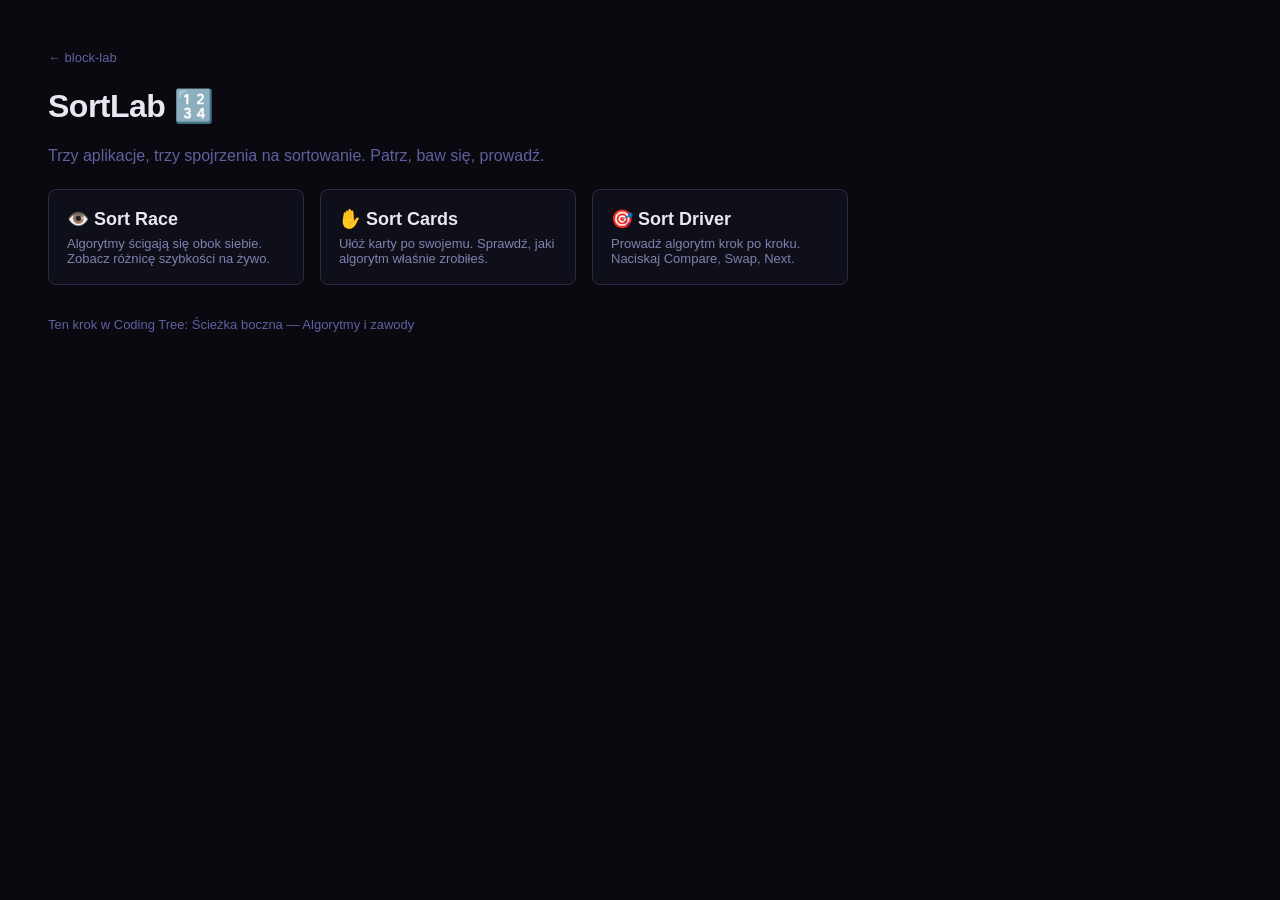
<file: sort-lab/index.html>
<!DOCTYPE html>
<html lang="pl">
<head>
<meta charset="UTF-8">
<meta name="viewport" content="width=device-width, initial-scale=1.0">
<title>SortLab — algorytmy sortowania</title>
<style>
  body { background: #09090f; color: #e8e8f0; font-family: 'Outfit', sans-serif; padding: 40px; }
  h1 { font-weight: 800; letter-spacing: -0.5px; }
  p { color: #6060a0; max-width: 60ch; }
  .grid { display: grid; grid-template-columns: repeat(auto-fit, minmax(220px, 1fr)); gap: 16px; margin-top: 24px; max-width: 800px; }
  .card { display: block; padding: 18px; background: #0f0f1a; border: 1px solid #2a2a4a; border-radius: 8px; color: #e8e8f0; text-decoration: none; transition: border-color .12s, transform .12s; }
  .card:hover { border-color: #00ddff; transform: translateY(-2px); }
  .card h2 { margin: 0 0 6px 0; font-size: 18px; }
  .card p { color: #8080b0; font-size: 13px; margin: 0; }
  .back { color: #6060a0; font-size: 13px; text-decoration: none; }
  .back:hover { color: #e8e8f0; }
  .step-line { margin-top: 32px; font-size: 13px; }
</style>
</head>
<body>
<a class="back" href="../">← block-lab</a>
<h1>SortLab 🔢</h1>
<p>Trzy aplikacje, trzy spojrzenia na sortowanie. Patrz, baw się, prowadź.</p>
<div class="grid">
  <a class="card" href="race/">
    <h2>👁️ Sort Race</h2>
    <p>Algorytmy ścigają się obok siebie. Zobacz różnicę szybkości na żywo.</p>
  </a>
  <a class="card" href="cards/">
    <h2>✋ Sort Cards</h2>
    <p>Ułóż karty po swojemu. Sprawdź, jaki algorytm właśnie zrobiłeś.</p>
  </a>
  <a class="card" href="driver/">
    <h2>🎯 Sort Driver</h2>
    <p>Prowadź algorytm krok po kroku. Naciskaj Compare, Swap, Next.</p>
  </a>
</div>
<p class="step-line" data-curriculum-step="side.algorithms">Ten krok w Coding Tree: Ścieżka boczna — Algorytmy i zawody</p>
<script src="core.js"></script>
</body>
</html>
</file>
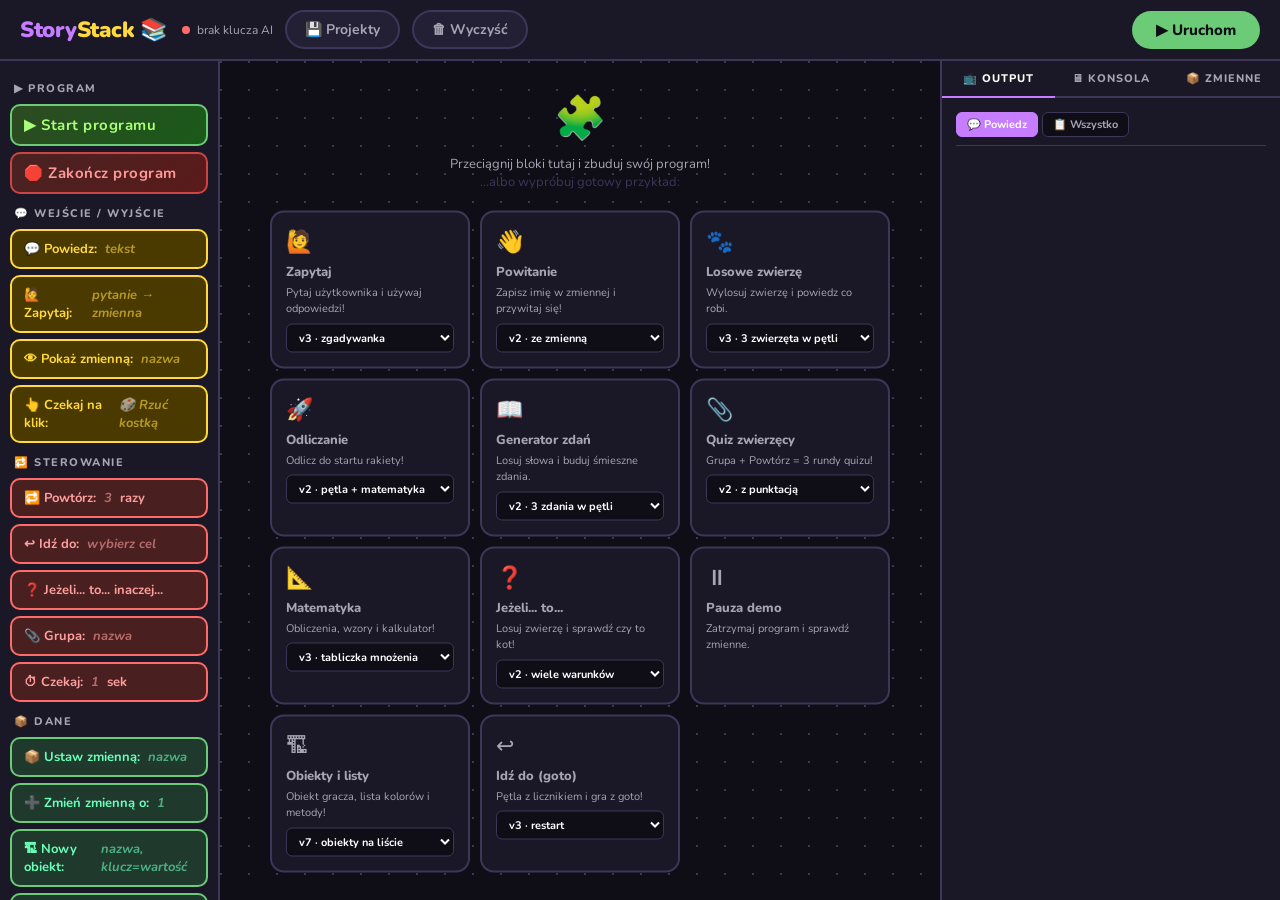
<file: story-stack/index.html>
<!DOCTYPE html>
<html lang="pl">
<head>
<meta charset="UTF-8">
<meta name="viewport" content="width=device-width, initial-scale=1.0">
<title>StoryStack 📚</title>
<link href="https://fonts.googleapis.com/css2?family=Nunito:wght@400;600;700;800;900&family=Space+Mono:wght@400;700&display=swap" rel="stylesheet">
<link rel="stylesheet" href="style.css">

</head>
<body>

<!-- API KEY MODAL -->
<div class="modal-overlay" id="apiModal" style="display:none">
  <div class="modal">
    <h2>🔑 Klucz API</h2>
    <p>Aby używać bloków AI, podaj swój klucz API Anthropic. Jest przechowywany tylko w pamięci przeglądarki.</p>
    <input type="password" id="apiKeyInput" placeholder="sk-ant-api03-..." autocomplete="off">
    <button onclick="saveKey()">Zapisz i zacznij! 🚀</button>
    <span class="modal-skip" onclick="closeModal()">Anuluj</span>
  </div>
</div>

<!-- SAVE/LOAD MODAL -->
<div class="modal-overlay" id="saveModal" style="display:none" onclick="if(event.target===this)closeSaveModal()">
  <div class="save-modal">
    <h2>💾 Projekty</h2>
    <div class="save-row">
      <input type="text" id="projectNameInput" placeholder="Nazwa projektu..." autocomplete="off">
      <button onclick="saveProject()">💾 Zapisz</button>
    </div>
    <div class="project-list" id="projectList"></div>
  </div>
</div>

<!-- TEXT POPUP -->
<div class="text-popup-overlay" id="textPopup" style="display:none" onclick="if(event.target===this)closeTextPopup()">
  <div class="text-popup">
    <h3 id="textPopupTitle">Edytuj tekst</h3>
    <textarea id="textPopupArea"></textarea>
    <div class="text-popup-actions">
      <button class="tp-cancel" onclick="closeTextPopup()">Anuluj</button>
      <button class="tp-save" onclick="saveTextPopup()">Zapisz</button>
    </div>
  </div>
</div>

<!-- HEADER -->
<header>
  <div class="logo"><span>Story</span><em>Stack</em> 📚</div>
  <div style="font-size:12px; color:var(--muted); margin-left:4px; cursor:pointer;" onclick="showModal()" title="Kliknij aby dodać klucz API">
    <span class="key-dot no-key" id="keyDot"></span>
    <span id="keyStatus">brak klucza AI</span>
  </div>
  <button class="clear-btn" onclick="openSaveModal()">💾 Projekty</button>
  <button class="clear-btn" onclick="clearCanvas()">🗑 Wyczyść</button>
  <button class="run-btn" id="resumeBtn" onclick="onResume()" style="display:none; background:var(--accent6);">▶ Kontynuuj</button>
  <button class="run-btn" id="runBtn" onclick="runScript()">▶ Uruchom</button>
</header>

<!-- WORKSPACE -->
<div class="workspace">

  <!-- PALETTE -->
  <div class="palette">
    <h3>▶ Program</h3>
    <div class="block-template b-start" draggable="true" data-type="start">
      ▶ Start programu
    </div>
    <div class="block-template b-end" draggable="true" data-type="end">
      🛑 Zakończ program
    </div>

    <h3>💬 Wejście / Wyjście</h3>
    <div class="block-template b-say" draggable="true" data-type="say">
      💬 Powiedz: <em style="opacity:.6">tekst</em>
    </div>
    <div class="block-template b-say" draggable="true" data-type="ask">
      🙋 Zapytaj: <em style="opacity:.6">pytanie → zmienna</em>
    </div>
    <div class="block-template b-say" draggable="true" data-type="show-var">
      👁 Pokaż zmienną: <em style="opacity:.6">nazwa</em>
    </div>
    <div class="block-template b-say" draggable="true" data-type="click">
      👆 Czekaj na klik: <em style="opacity:.6">🎲 Rzuć kostką</em>
    </div>

    <h3>🔁 Sterowanie</h3>
    <div class="block-template b-repeat" draggable="true" data-type="repeat">
      🔁 Powtórz: <em style="opacity:.6">3</em> razy
    </div>
    <div class="block-template b-repeat" draggable="true" data-type="goto">
      ↩ Idź do: <em style="opacity:.6">wybierz cel</em>
    </div>
    <div class="block-template b-repeat" draggable="true" data-type="if-else">
      ❓ Jeżeli... to... inaczej...
    </div>
    <div class="block-template b-repeat" draggable="true" data-type="group">
      📎 Grupa: <em style="opacity:.6">nazwa</em>
    </div>
    <div class="block-template b-repeat" draggable="true" data-type="wait">
      ⏱ Czekaj: <em style="opacity:.6">1</em> sek
    </div>

    <h3>📦 Dane</h3>
    <div class="block-template b-var" draggable="true" data-type="set-var">
      📦 Ustaw zmienną: <em style="opacity:.6">nazwa</em>
    </div>
    <div class="block-template b-var" draggable="true" data-type="change-var">
      ➕ Zmień zmienną o: <em style="opacity:.6">1</em>
    </div>
    <div class="block-template b-var" draggable="true" data-type="obj-new">
      🏗 Nowy obiekt: <em style="opacity:.6">nazwa, klucz=wartość</em>
    </div>
    <div class="block-template b-var" draggable="true" data-type="list-new">
      📋 Nowa lista: <em style="opacity:.6">nazwa, wartości</em>
    </div>
    <div class="block-template b-var" draggable="true" data-type="list-add">
      ➕ Dodaj do: <em style="opacity:.6">lista, wartość</em>
    </div>
    <div class="block-template b-var" draggable="true" data-type="if-random">
      🎲 Losowo jeden z: <em style="opacity:.6">opcja1, opcja2</em>
    </div>

    <h3>📐 Matematyka</h3>
    <div class="block-template b-math" draggable="true" data-type="math-set">
      📐 Oblicz: <em style="opacity:.6">{x} + {y} * 2</em>
    </div>
    <div class="block-template b-math" draggable="true" data-type="random-num">
      🎯 Losowa liczba: <em style="opacity:.6">1 - 6</em>
    </div>

    <h3>🤖 AI</h3>
    <div class="block-template b-ai" draggable="true" data-type="ai-ask">
      🤖 Zapytaj AI: <em style="opacity:.6">tekst</em>
    </div>
    <div class="block-template b-ai" draggable="true" data-type="ai-story">
      📖 Napisz historię o: <em style="opacity:.6">temat</em>
    </div>
    <div class="block-template b-ai" draggable="true" data-type="ai-explain">
      💡 Wyjaśnij: <em style="opacity:.6">pojęcie</em>
    </div>
    <div class="block-template b-ai" draggable="true" data-type="ai-translate">
      🌍 Przetłumacz: <em style="opacity:.6">tekst</em>
    </div>
    <div class="block-template b-ai" draggable="true" data-type="ai-poem">
      🎵 Ułóż wiersz o: <em style="opacity:.6">temat</em>
    </div>

    <h3>⏸ Pauza</h3>
    <div class="block-template b-debug" draggable="true" data-type="debug-stop">
      ⏸ Pauza: <em style="opacity:.6">checkpoint</em>
    </div>
    <div style="margin-top:6px;">
      <button class="clear-btn" onclick="toggleAllDebug()" id="toggleAllDebugBtn" style="width:100%; font-size:11px; padding:6px 10px;">⏸ Wyłącz wszystkie pauzy</button>
    </div>
    <div style="margin-top:auto; padding:10px 4px 4px; border-top:1px solid var(--border); text-align:center;">
      <div style="font-size:11px; color:var(--muted); line-height:1.6;">made with love by<br><strong style="color:var(--text);">Coding Tree</strong></div>
      <div id="commitHash" style="font-family:'Space Mono',monospace; font-size:9px; color:var(--border); margin-top:4px;"></div>
    </div>
  </div>

  <!-- CANVAS -->
  <div class="canvas" id="canvas"
       ondragover="onDragOver(event)"
       ondrop="onDrop(event)">
    <div id="versionBar" style="display:none; padding:6px 14px; background:var(--surface); border-bottom:1px solid var(--border); align-items:center; gap:8px; font-size:12px; flex-shrink:0; z-index:5;">
      <span id="versionBarTitle" style="font-weight:800;"></span>
      <span id="versionBarChips" style="display:flex; gap:4px; flex-wrap:wrap;"></span>
    </div>
    <div id="branchBar" style="display:none;" class="branch-bar">
      <button onclick="exitDrillDown()">← Wróć</button>
      <span id="branchBarLabel"></span>
    </div>
    <div class="canvas-inner" id="canvasInner">
      <div class="drop-hint" id="dropHint">
        <span class="emoji">🧩</span>
        Przeciągnij bloki tutaj i zbuduj swój program!
        <div class="subtitle">...albo wypróbuj gotowy przykład:</div>
        <div class="examples-grid" id="examplesGrid"></div>
        <div id="savedProjectsHint"></div>
      </div>
      <div class="script-stack" id="scriptStack"></div>
    </div>
  </div>

  <!-- OUTPUT -->
  <div class="output-panel">
    <div class="output-tabs">
      <button class="output-tab active" onclick="switchTab('output')">📺 Output</button>
      <button class="output-tab" onclick="switchTab('console')">🖥 Konsola</button>
      <button class="output-tab" onclick="switchTab('vars')">📦 Zmienne</button>
    </div>
    <div class="output-pane active" id="outputPane" data-tab="output">
      <div class="output-mode-bar">
        <button class="output-mode-btn active" onclick="setOutputMode('say')" data-mode="say">💬 Powiedz</button>
        <button class="output-mode-btn" onclick="setOutputMode('all')" data-mode="all">📋 Wszystko</button>
      </div>
      <div id="outputBody"></div>
    </div>
    <div class="output-pane" id="consoleBody" data-tab="console"></div>
    <div class="output-pane" id="varsBody" data-tab="vars">
      <div class="var-empty">Brak zmiennych — uruchom program.</div>
    </div>
  </div>

</div>

<script src="script.js"></script>
</body>
</html>
</file>
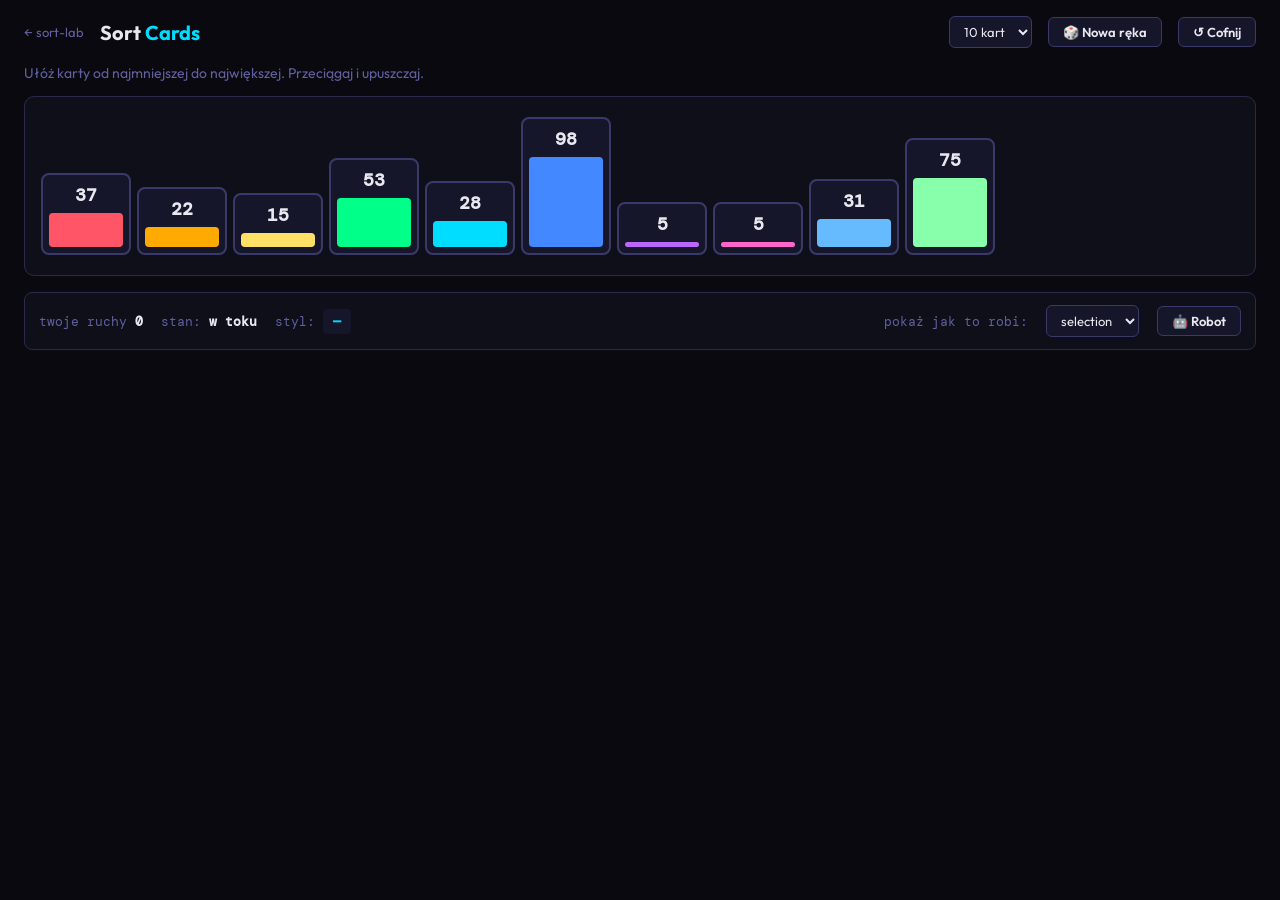
<file: sort-lab/cards/index.html>
<!DOCTYPE html>
<html lang="pl">
<head>
<meta charset="UTF-8">
<meta name="viewport" content="width=device-width, initial-scale=1.0">
<title>Sort Cards — SortLab</title>
<link href="https://fonts.googleapis.com/css2?family=Outfit:wght@400;500;600;700;800;900&family=DM+Mono:wght@400;500&display=swap" rel="stylesheet">
<style>
  :root {
    --bg: #09090f; --bg2: #0f0f1a; --bg3: #16162a; --bg4: #1e1e36;
    --border: #2a2a4a; --border2: #3a3a6a;
    --text: #e8e8f0; --muted: #6060a0;
    --cyan: #00ddff; --green: #00ff88; --orange: #ffaa00; --pink: #ff55ff;
    --font: 'Outfit', sans-serif;
    --mono: 'DM Mono', monospace;
  }
  *, *::before, *::after { box-sizing: border-box; margin: 0; padding: 0; }
  body { background: var(--bg); color: var(--text); font-family: var(--font); min-height: 100vh; padding: 16px 24px; }
  .topbar { display: flex; align-items: center; gap: 16px; margin-bottom: 16px; flex-wrap: wrap; }
  .back { color: var(--muted); font-size: 13px; text-decoration: none; }
  .back:hover { color: var(--text); }
  h1 { font-size: 20px; font-weight: 700; }
  h1 em { color: var(--cyan); font-style: normal; }
  .spacer { flex: 1; }
  button {
    padding: 6px 14px; background: var(--bg3); border: 1px solid var(--border2);
    color: var(--text); border-radius: 6px; cursor: pointer; font-family: var(--font);
    font-size: 13px; font-weight: 600;
  }
  button:hover { background: var(--bg4); }
  button:disabled { opacity: 0.4; cursor: default; }
  select { padding: 6px 10px; background: var(--bg3); border: 1px solid var(--border2); color: var(--text); border-radius: 6px; font-family: var(--font); font-size: 13px; }

  .goal { color: var(--muted); margin-bottom: 14px; font-size: 14px; }
  .hand-wrap { padding: 18px 16px; background: var(--bg2); border: 1px solid var(--border); border-radius: 10px; min-height: 180px; }
  .hand {
    display: flex; gap: 6px; align-items: flex-end;
    min-height: 140px;
  }
  .card {
    flex: 1 1 0; min-width: 36px; max-width: 90px;
    background: var(--bg3); border: 2px solid var(--border2); border-radius: 8px;
    cursor: grab; user-select: none;
    display: flex; flex-direction: column; align-items: stretch; padding: 8px 6px 6px;
    position: relative; transition: transform .12s, border-color .12s, box-shadow .12s;
  }
  .card:active { cursor: grabbing; }
  .card.dragging { opacity: 0.4; }
  .card.dropzone { border-color: var(--cyan); box-shadow: 0 0 12px rgba(0,221,255,0.45); }
  .card-num { font-family: var(--mono); font-weight: 700; font-size: 18px; text-align: center; color: var(--text); margin-bottom: 6px; }
  .card-bar { width: 100%; border-radius: 4px; min-height: 4px; }

  .panel {
    margin-top: 16px; padding: 12px 14px; background: var(--bg2);
    border: 1px solid var(--border); border-radius: 8px;
    display: flex; align-items: center; gap: 18px; flex-wrap: wrap;
    font-family: var(--mono); font-size: 13px;
  }
  .stat { color: var(--muted); }
  .stat b { color: var(--text); font-weight: 600; }
  .style-tag { padding: 4px 10px; border-radius: 4px; background: var(--bg3); color: var(--cyan); font-weight: 700; }
  .style-tag.match { background: rgba(0,255,136,0.15); color: var(--green); }
  .style-tag.own   { background: rgba(255,170,0,0.15); color: var(--orange); }

  .robot {
    margin-top: 16px;
    padding: 14px 16px; background: var(--bg2);
    border: 1px solid var(--border); border-radius: 10px;
  }
  .robot h3 { font-size: 14px; margin-bottom: 8px; color: var(--muted); font-family: var(--mono); font-weight: 500; letter-spacing: 1px; text-transform: uppercase; }
  .robot canvas { display: block; width: 100%; height: 130px; background: #050510; border-radius: 6px; margin-top: 8px; }
  .robot-stats { font-family: var(--mono); font-size: 12px; color: var(--muted); margin-top: 6px; }
  .robot-stats b { color: var(--text); font-weight: 600; }
</style>
</head>
<body>

<div class="topbar">
  <a class="back" href="../">← sort-lab</a>
  <h1>Sort <em>Cards</em></h1>
  <div class="spacer"></div>
  <select id="ctl-size">
    <option value="8">8 kart</option>
    <option value="10" selected>10 kart</option>
    <option value="12">12 kart</option>
  </select>
  <button id="btn-deal">🎲 Nowa ręka</button>
  <button id="btn-undo">↺ Cofnij</button>
</div>

<p class="goal">Ułóż karty od najmniejszej do największej. Przeciągaj i upuszczaj.</p>

<div class="hand-wrap">
  <div class="hand" id="hand"></div>
</div>

<div class="panel">
  <span class="stat">twoje ruchy <b id="stat-moves">0</b></span>
  <span class="stat">stan: <b id="stat-state">w toku</b></span>
  <span class="stat">styl: <span class="style-tag" id="style-tag">—</span></span>
  <div class="spacer"></div>
  <span class="stat">pokaż jak to robi:</span>
  <select id="robot-algo">
    <option value="bubble">bubble</option>
    <option value="selection" selected>selection</option>
    <option value="insertion">insertion</option>
    <option value="merge">merge</option>
    <option value="quick">quick</option>
  </select>
  <button id="btn-robot">🤖 Robot</button>
</div>

<div class="robot" id="robot-panel" style="display:none">
  <h3>Robot · <span id="robot-name"></span></h3>
  <canvas id="robot-canvas"></canvas>
  <div class="robot-stats">
    porównań <b id="robot-compares">0</b> · zamian <b id="robot-swaps">0</b> · kroków <b id="robot-ticks">0</b>
  </div>
</div>

<script src="../core.js"></script>
<script>
(function () {
  'use strict';
  const SL = window.sortlab;
  if (!SL) { document.body.innerHTML = '<p style="color:#f55">core.js failed to load</p>'; return; }

  const state = {
    n: 10,
    initialHand: [],   // copy of original deal — used for robot replay
    hand: [],          // current arrangement
    moves: [],         // [{ from, to, byId }]
    history: [],       // [hand snapshots] for undo
    sorted: false,
    style: '—',
  };

  // === Hand rendering ===
  function dealHand() {
    state.initialHand = SL.dealRandomHand(state.n);
    // Avoid an already-sorted starting deal — would be no fun.
    if (isSorted(state.initialHand)) {
      const t = state.initialHand[0]; state.initialHand[0] = state.initialHand.at(-1); state.initialHand[state.initialHand.length - 1] = t;
    }
    state.hand = state.initialHand.map(x => ({ ...x }));
    state.moves = [];
    state.history = [];
    state.sorted = false;
    state.style = '—';
    renderHand();
    renderPanel();
    document.getElementById('robot-panel').style.display = 'none';
  }

  function isSorted(h) {
    for (let i = 1; i < h.length; i++) if (h[i - 1].value > h[i].value) return false;
    return true;
  }

  function renderHand() {
    const root = document.getElementById('hand');
    root.innerHTML = '';
    const maxValue = Math.max(...state.hand.map(x => x.value), 1);
    state.hand.forEach((it, idx) => {
      const c = document.createElement('div');
      c.className = 'card';
      c.draggable = true;
      c.dataset.idx = idx;
      c.innerHTML = `
        <div class="card-num">${it.value}</div>
        <div class="card-bar" style="height:${(it.value / maxValue) * 90}px; background:${it.color}"></div>
      `;
      bindCard(c);
      root.appendChild(c);
    });
  }

  function renderPanel() {
    document.getElementById('stat-moves').textContent = state.moves.length;
    document.getElementById('stat-state').textContent = state.sorted ? '✓ posortowane' : 'w toku';
    const tag = document.getElementById('style-tag');
    tag.textContent = state.style;
    tag.className = 'style-tag' +
      (state.sorted && state.style !== '—' && state.style !== 'własny styl' ? ' match' : '') +
      (state.style === 'własny styl' ? ' own' : '');
  }

  // === Drag & drop ===
  let dragSrc = null;
  function bindCard(el) {
    el.addEventListener('dragstart', e => {
      dragSrc = Number(el.dataset.idx);
      el.classList.add('dragging');
      e.dataTransfer.effectAllowed = 'move';
      // Required for Firefox to actually start a drag
      e.dataTransfer.setData('text/plain', String(dragSrc));
    });
    el.addEventListener('dragend', () => { el.classList.remove('dragging'); clearDropzones(); });
    el.addEventListener('dragover', e => { e.preventDefault(); e.dataTransfer.dropEffect = 'move'; el.classList.add('dropzone'); });
    el.addEventListener('dragleave', () => el.classList.remove('dropzone'));
    el.addEventListener('drop', e => {
      e.preventDefault();
      el.classList.remove('dropzone');
      const tgt = Number(el.dataset.idx);
      if (dragSrc === null || dragSrc === tgt) return;
      moveCard(dragSrc, tgt);
      dragSrc = null;
    });
  }
  function clearDropzones() {
    document.querySelectorAll('.card.dropzone').forEach(el => el.classList.remove('dropzone'));
  }

  // Pick up the card at `from` and drop it BEFORE the card at `to`
  // (or at the end). Other cards shift to fill the gap.
  function moveCard(from, to) {
    state.history.push(state.hand.map(x => ({ ...x })));
    const moved = state.hand[from];
    const arr = state.hand.slice();
    arr.splice(from, 1);
    const insertAt = to > from ? to : to;  // adjust for shift after splice
    arr.splice(insertAt, 0, moved);
    state.hand = arr;
    state.moves.push({ from, to: insertAt, id: moved.id });
    if (isSorted(state.hand)) {
      state.sorted = true;
      state.style = detectStyle(state.moves);
    }
    renderHand();
    renderPanel();
  }

  function undo() {
    if (state.history.length === 0) return;
    state.hand = state.history.pop();
    state.moves.pop();
    state.sorted = isSorted(state.hand);
    if (state.sorted) state.style = detectStyle(state.moves);
    else state.style = '—';
    renderHand();
    renderPanel();
  }

  // === Pattern detector ===
  // Each move is classified by its (to - from) signature:
  //   to - from = +1   → "bubble-step"    (push left card right by one)
  //   to - from = -1   → "insertion-step" (slide right card left by one)
  //   to - from < -1   → "selection-step" (long jump leftward — typically
  //                       carrying a small card to the front of unsorted)
  // Majority class wins. Otherwise it's "własny styl".
  function detectStyle(moves) {
    if (moves.length === 0) return '—';
    let bubble = 0, insertion = 0, selection = 0;
    for (const m of moves) {
      const d = m.to - m.from;
      if (d ===  1) bubble++;
      else if (d === -1) insertion++;
      else if (d  <  -1) selection++;
    }
    const total = moves.length;
    if (bubble    / total >= 0.7) return 'bubble';
    if (insertion / total >= 0.7) return 'insertion';
    if (selection / total >= 0.6) return 'selection';
    return 'własny styl';
  }

  // === Robot replay ===
  function runRobot(algoKey) {
    const algo = SL.ALGORITHMS[algoKey];
    const initial = state.initialHand.map(x => ({ ...x }));
    const items = initial.slice();
    const ops = [];
    for (const op of algo.fn(initial)) ops.push(op);

    const panel = document.getElementById('robot-panel');
    const cvs = document.getElementById('robot-canvas');
    panel.style.display = 'block';
    document.getElementById('robot-name').textContent = algo.name;
    cvs.width = cvs.clientWidth;
    cvs.height = 130;
    SL.renderBars(cvs, items, {});

    const counters = SL.makeCounters();
    let i = 0, lastOp = null, mark = {};
    const step = () => {
      if (i >= ops.length) return;
      const op = ops[i++];
      lastOp = op;
      SL.applyOp(items, op);
      SL.tallyOp(counters, op);
      if (op.kind === 'mark') {
        if (op.label === 'i') mark = { [op.i]: 'i' };
        else mark[op.i] = op.label;
      }
      const glow = (op.kind === 'compare' || op.kind === 'swap') ? [op.i, op.j] : (op.kind === 'set' ? [op.i] : []);
      SL.renderBars(cvs, items, { glow, mark });
      document.getElementById('robot-compares').textContent = counters.compares;
      document.getElementById('robot-swaps').textContent    = counters.swaps + counters.sets;
      document.getElementById('robot-ticks').textContent    = counters.ticks;
      if (i < ops.length) setTimeout(step, 90);  // ~11 ops/sec — easy to follow
    };
    step();
  }

  // === Bindings ===
  document.getElementById('btn-deal').addEventListener('click', dealHand);
  document.getElementById('btn-undo').addEventListener('click', undo);
  document.getElementById('ctl-size').addEventListener('change', e => {
    state.n = Number(e.target.value);
    dealHand();
  });
  document.getElementById('btn-robot').addEventListener('click', () => {
    const k = document.getElementById('robot-algo').value;
    runRobot(k);
  });

  // Allow drop on the wrapper itself (drop at end of hand)
  document.getElementById('hand').addEventListener('dragover', e => e.preventDefault());

  // Boot
  dealHand();

  // Expose for tests
  window.sortcards = { state, detectStyle, moveCard };
})();
</script>

</body>
</html>
</file>
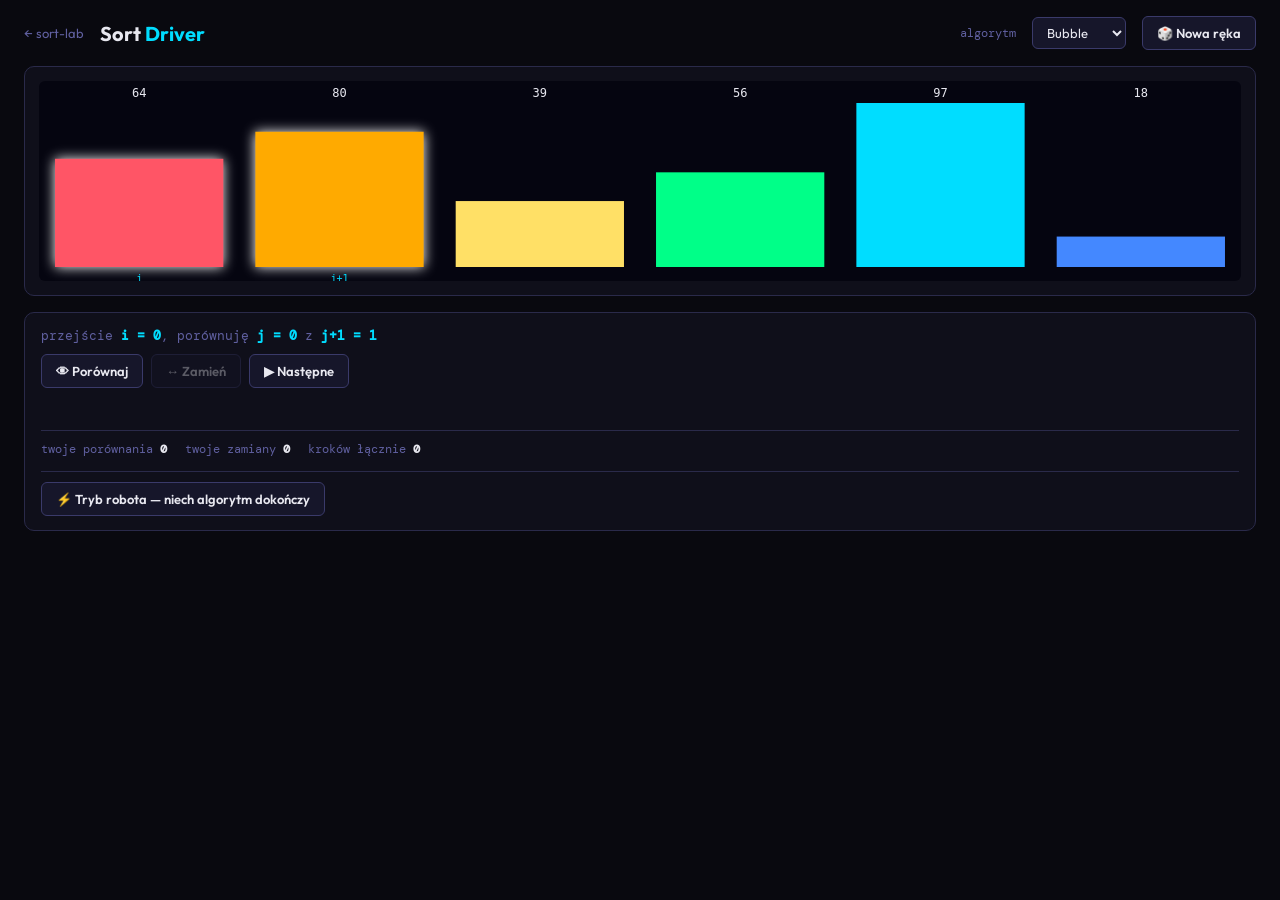
<file: sort-lab/driver/index.html>
<!DOCTYPE html>
<html lang="pl">
<head>
<meta charset="UTF-8">
<meta name="viewport" content="width=device-width, initial-scale=1.0">
<title>Sort Driver — SortLab</title>
<link href="https://fonts.googleapis.com/css2?family=Outfit:wght@400;500;600;700;800;900&family=DM+Mono:wght@400;500&display=swap" rel="stylesheet">
<style>
  :root {
    --bg: #09090f; --bg2: #0f0f1a; --bg3: #16162a; --bg4: #1e1e36;
    --border: #2a2a4a; --border2: #3a3a6a;
    --text: #e8e8f0; --muted: #6060a0;
    --cyan: #00ddff; --green: #00ff88; --red: #ff5566; --orange: #ffaa00;
    --font: 'Outfit', sans-serif;
    --mono: 'DM Mono', monospace;
  }
  *, *::before, *::after { box-sizing: border-box; margin: 0; padding: 0; }
  body { background: var(--bg); color: var(--text); font-family: var(--font); min-height: 100vh; padding: 16px 24px; }
  .topbar { display: flex; align-items: center; gap: 16px; margin-bottom: 16px; flex-wrap: wrap; }
  .back { color: var(--muted); font-size: 13px; text-decoration: none; }
  .back:hover { color: var(--text); }
  h1 { font-size: 20px; font-weight: 700; }
  h1 em { color: var(--cyan); font-style: normal; }
  .spacer { flex: 1; }
  button {
    padding: 8px 14px; background: var(--bg3); border: 1px solid var(--border2);
    color: var(--text); border-radius: 6px; cursor: pointer; font-family: var(--font);
    font-size: 13px; font-weight: 600; transition: background .12s, border-color .12s;
  }
  button:hover:not(:disabled) { background: var(--bg4); border-color: var(--cyan); }
  button:disabled { opacity: 0.35; cursor: not-allowed; }
  select { padding: 6px 10px; background: var(--bg3); border: 1px solid var(--border2); color: var(--text); border-radius: 6px; font-family: var(--font); font-size: 13px; }

  .canvas-wrap { padding: 14px; background: var(--bg2); border: 1px solid var(--border); border-radius: 10px; }
  canvas { display: block; width: 100%; height: 200px; background: #050510; border-radius: 6px; }

  .panel {
    margin-top: 16px; padding: 14px 16px; background: var(--bg2);
    border: 1px solid var(--border); border-radius: 10px;
  }
  .pointer-line { font-family: var(--mono); font-size: 13px; color: var(--muted); margin-bottom: 10px; }
  .pointer-line b { color: var(--cyan); font-weight: 600; }
  .actions { display: flex; gap: 8px; flex-wrap: wrap; }
  .feedback { margin-top: 10px; font-family: var(--mono); font-size: 13px; min-height: 18px; }
  .feedback.ok    { color: var(--green); }
  .feedback.wrong { color: var(--red); }
  .feedback.note  { color: var(--muted); }

  .stats {
    margin-top: 14px; display: flex; gap: 18px; font-family: var(--mono); font-size: 12px; color: var(--muted);
    padding-top: 10px; border-top: 1px solid var(--border);
  }
  .stats b { color: var(--text); font-weight: 600; }
  .robot-row { margin-top: 14px; padding-top: 10px; border-top: 1px solid var(--border); }
  .done-banner { margin-top: 10px; padding: 10px; border-radius: 6px; background: rgba(0,255,136,0.10); color: var(--green); font-family: var(--mono); font-size: 13px; text-align: center; }
</style>
</head>
<body>

<div class="topbar">
  <a class="back" href="../">← sort-lab</a>
  <h1>Sort <em>Driver</em></h1>
  <div class="spacer"></div>
  <label style="color:var(--muted); font-family:var(--mono); font-size:12px;">algorytm</label>
  <select id="ctl-algo">
    <option value="bubble" selected>Bubble</option>
    <option value="selection">Selection</option>
    <option value="insertion">Insertion</option>
  </select>
  <button id="btn-deal">🎲 Nowa ręka</button>
</div>

<div class="canvas-wrap">
  <canvas id="cvs"></canvas>
</div>

<div class="panel">
  <div class="pointer-line" id="pointers"></div>
  <div class="actions" id="actions"></div>
  <div class="feedback" id="feedback"></div>
  <div class="stats">
    <span>twoje porównania <b id="stat-compares">0</b></span>
    <span>twoje zamiany <b id="stat-swaps">0</b></span>
    <span>kroków łącznie <b id="stat-ticks">0</b></span>
  </div>
  <div class="robot-row">
    <button id="btn-robot">⚡ Tryb robota — niech algorytm dokończy</button>
  </div>
  <div id="done-banner"></div>
</div>

<script src="../core.js"></script>
<script>
(function () {
  'use strict';
  const SL = window.sortlab;
  if (!SL) { document.body.innerHTML = '<p style="color:#f55">core.js failed to load</p>'; return; }

  const N = 6;  // small enough for a kid to drive to completion

  // === Driver state ===
  // Each algorithm has its own state machine. We model only the shape of
  // operations the kid presses; the array stays in items[] throughout.
  const state = {
    algo: 'bubble',
    items: [],
    counters: { compares: 0, swaps: 0, ticks: 0 },
    feedback: '',
    feedbackKind: 'note',
    done: false,
    // Per-algorithm cursor:
    bub: { i: 0, j: 0, lastCompare: null },     // lastCompare: 'ok' | 'wrong' | null
    sel: { i: 0, j: 0, minIdx: 0, lastCompare: null, passDone: false },
    ins: { i: 1, j: 1, lastCompare: null },
  };

  function deal() {
    state.items = SL.dealRandomHand(N);
    // Avoid an already-sorted deal so there's something to do.
    if (isSorted(state.items)) {
      const t = state.items[0]; state.items[0] = state.items[N - 1]; state.items[N - 1] = t;
    }
    state.counters = { compares: 0, swaps: 0, ticks: 0 };
    state.feedback = ''; state.feedbackKind = 'note';
    state.done = false;
    state.bub = { i: 0, j: 0, lastCompare: null };
    state.sel = { i: 0, j: 1, minIdx: 0, lastCompare: null, passDone: false };
    state.ins = { i: 1, j: 1, lastCompare: null };
    document.getElementById('done-banner').innerHTML = '';
    render();
  }
  function isSorted(items) {
    for (let i = 1; i < items.length; i++) if (items[i - 1].value > items[i].value) return false;
    return true;
  }

  // === Primitives ===
  // Bubble has Compare / Swap / Next.
  function bubbleCompare() {
    const c = state.bub;
    state.counters.compares++; state.counters.ticks++;
    const a = state.items[c.j].value, b = state.items[c.j + 1].value;
    if (a <= b) { c.lastCompare = 'ok'; setFeedback(`a[${c.j}]=${a} ≤ a[${c.j+1}]=${b} — w porządku ✓`, 'ok'); }
    else        { c.lastCompare = 'wrong'; setFeedback(`a[${c.j}]=${a} > a[${c.j+1}]=${b} — trzeba zamienić ✗`, 'wrong'); }
    render();
  }
  function bubbleSwap() {
    const c = state.bub;
    if (c.lastCompare !== 'wrong') { setFeedback('najpierw porównaj — Swap robisz tylko gdy źle', 'note'); return; }
    state.counters.swaps++; state.counters.ticks++;
    SL.applyOp(state.items, { kind: 'swap', i: c.j, j: c.j + 1 });
    c.lastCompare = null;
    setFeedback(`zamieniono a[${c.j}] i a[${c.j+1}]`, 'ok');
    render();
  }
  function bubbleNext() {
    const c = state.bub;
    state.counters.ticks++;
    c.lastCompare = null;
    c.j++;
    // End of pass: largest in unsorted region is now at position N-1-i, fix.
    if (c.j >= state.items.length - 1 - c.i) {
      c.i++;
      c.j = 0;
      if (c.i >= state.items.length - 1) { finish(); return; }
      setFeedback(`koniec przejścia ${c.i} — zaczynam od początku`, 'note');
    } else {
      setFeedback('', 'note');
    }
    render();
  }

  // Selection: Compare / Mark min / Next / Swap-pass-end (combined into Next when at end).
  function selectionCompare() {
    const c = state.sel;
    state.counters.compares++; state.counters.ticks++;
    const a = state.items[c.j].value, b = state.items[c.minIdx].value;
    if (a < b) { c.lastCompare = 'smaller'; setFeedback(`a[${c.j}]=${a} < min (a[${c.minIdx}]=${b}) — możesz oznaczyć nowe min`, 'ok'); }
    else       { c.lastCompare = 'not-smaller'; setFeedback(`a[${c.j}]=${a} ≥ min (a[${c.minIdx}]=${b}) — min bez zmian`, 'note'); }
    render();
  }
  function selectionMark() {
    const c = state.sel;
    if (c.lastCompare !== 'smaller') { setFeedback('Mark dopiero gdy znalazłeś mniejsze', 'note'); return; }
    c.minIdx = c.j;
    c.lastCompare = null;
    state.counters.ticks++;
    setFeedback(`min := pozycja ${c.minIdx}`, 'ok');
    render();
  }
  function selectionNext() {
    const c = state.sel;
    state.counters.ticks++;
    c.lastCompare = null;
    c.j++;
    if (c.j >= state.items.length) {
      // End of pass: swap a[i] and a[minIdx] if different, then start next pass.
      if (c.minIdx !== c.i) {
        SL.applyOp(state.items, { kind: 'swap', i: c.i, j: c.minIdx });
        state.counters.swaps++;
      }
      c.i++;
      if (c.i >= state.items.length - 1) { finish(); return; }
      c.minIdx = c.i;
      c.j = c.i + 1;
      setFeedback(`koniec przejścia. Nowe min := pozycja ${c.i}`, 'note');
    } else {
      setFeedback('', 'note');
    }
    render();
  }

  // Insertion: Compare-with-left / Slide-left / Next (next pickup).
  function insertionCompare() {
    const c = state.ins;
    if (c.j === 0) { setFeedback('jesteś już na początku — nic nie ma na lewo', 'note'); return; }
    state.counters.compares++; state.counters.ticks++;
    const a = state.items[c.j - 1].value, b = state.items[c.j].value;
    if (a > b) { c.lastCompare = 'should-slide'; setFeedback(`a[${c.j-1}]=${a} > a[${c.j}]=${b} — przesuń w lewo ✗`, 'wrong'); }
    else       { c.lastCompare = 'in-place';     setFeedback(`a[${c.j-1}]=${a} ≤ a[${c.j}]=${b} — karta jest na miejscu ✓`, 'ok'); }
    render();
  }
  function insertionSlide() {
    const c = state.ins;
    if (c.lastCompare !== 'should-slide') { setFeedback('Slide tylko po porównaniu pokazującym, że trzeba', 'note'); return; }
    SL.applyOp(state.items, { kind: 'swap', i: c.j - 1, j: c.j });
    state.counters.swaps++; state.counters.ticks++;
    c.j--;
    c.lastCompare = null;
    setFeedback(`przesunięto kartę na pozycję ${c.j}`, 'ok');
    render();
  }
  function insertionNext() {
    const c = state.ins;
    state.counters.ticks++;
    c.lastCompare = null;
    c.i++;
    c.j = c.i;
    if (c.i >= state.items.length) { finish(); return; }
    setFeedback(`nowa karta do wstawienia: pozycja ${c.i}`, 'note');
    render();
  }

  // === Robot mode ===
  // Hand control to the algorithm: replay from current state to done.
  // We can't resume mid-algorithm, so robot just runs the chosen algorithm
  // on the CURRENT items array (whatever state the kid left it in).
  function robotFinish() {
    if (state.done) return;
    const algo = SL.ALGORITHMS[state.algo].fn;
    const ops = [];
    for (const op of algo(state.items)) ops.push(op);
    let i = 0;
    const step = () => {
      if (i >= ops.length) { finish('robot dokończył'); return; }
      const op = ops[i++];
      if (op.kind === 'compare') state.counters.compares++;
      else if (op.kind === 'swap' || op.kind === 'set') state.counters.swaps++;
      state.counters.ticks++;
      SL.applyOp(state.items, op);
      render();
      if (i < ops.length) setTimeout(step, 100);
      else { finish('robot dokończył'); }
    };
    setFeedback('🤖 robot pracuje...', 'note');
    step();
  }

  function finish(msg) {
    state.done = true;
    document.getElementById('done-banner').innerHTML =
      '<div class="done-banner">🎉 ' + (msg || 'gotowe — posortowane!') + '</div>';
    render();
  }

  // === Render ===
  function setFeedback(txt, kind) {
    state.feedback = txt;
    state.feedbackKind = kind || 'note';
  }

  function pointersText() {
    const a = state.algo;
    if (a === 'bubble')    return `przejście <b>i = ${state.bub.i}</b>, porównuję <b>j = ${state.bub.j}</b> z <b>j+1 = ${state.bub.j + 1}</b>`;
    if (a === 'selection') return `pozycja <b>i = ${state.sel.i}</b>, skanuję <b>j = ${state.sel.j}</b>, najmniejsze dotąd <b>min = ${state.sel.minIdx}</b>`;
    if (a === 'insertion') return `karta na <b>j = ${state.ins.j}</b> (zaczęła z i = ${state.ins.i})`;
    return '';
  }

  function highlightsForCurrent() {
    const mark = {}, glow = [];
    if (state.algo === 'bubble') {
      const c = state.bub;
      if (c.j < state.items.length)     { mark[c.j] = 'j'; glow.push(c.j); }
      if (c.j + 1 < state.items.length) { mark[c.j + 1] = 'j+1'; glow.push(c.j + 1); }
    } else if (state.algo === 'selection') {
      const c = state.sel;
      if (c.i < state.items.length) mark[c.i] = 'i';
      if (c.j < state.items.length) { mark[c.j] = 'j'; glow.push(c.j); }
      if (c.minIdx < state.items.length && c.minIdx !== c.i && c.minIdx !== c.j) {
        mark[c.minIdx] = 'min'; glow.push(c.minIdx);
      } else if (c.minIdx === c.i) {
        mark[c.i] = 'i/min';
      }
    } else if (state.algo === 'insertion') {
      const c = state.ins;
      if (c.j < state.items.length) { mark[c.j] = 'j'; glow.push(c.j); }
      if (c.j > 0) { mark[c.j - 1] = 'j-1'; glow.push(c.j - 1); }
    }
    return { glow, mark };
  }

  function actionsForAlgo() {
    const root = document.getElementById('actions');
    root.innerHTML = '';
    const make = (label, key, handler, enabled) => {
      const b = document.createElement('button');
      b.textContent = label;
      b.dataset.key = key;
      b.disabled = !enabled || state.done;
      b.addEventListener('click', handler);
      root.appendChild(b);
    };
    if (state.algo === 'bubble') {
      const c = state.bub;
      make('👁 Porównaj', 'compare', bubbleCompare, c.lastCompare === null);
      make('↔ Zamień',    'swap',    bubbleSwap,    c.lastCompare === 'wrong');
      make('▶ Następne',  'next',    bubbleNext,    c.lastCompare !== null || c.lastCompare === null);
    } else if (state.algo === 'selection') {
      const c = state.sel;
      make('👁 Porównaj',    'compare', selectionCompare, c.j < state.items.length && c.lastCompare === null);
      make('🏷 Oznacz min',  'mark',    selectionMark,    c.lastCompare === 'smaller');
      make('▶ Następne',     'next',    selectionNext,    true);
    } else if (state.algo === 'insertion') {
      const c = state.ins;
      make('👁 Porównaj z lewą', 'compare', insertionCompare, c.j > 0 && c.lastCompare === null);
      make('↔ Przesuń w lewo',  'slide',   insertionSlide,   c.lastCompare === 'should-slide');
      make('▶ Następna karta',  'next',    insertionNext,    c.j === 0 || c.lastCompare === 'in-place');
    }
  }

  function render() {
    const cvs = document.getElementById('cvs');
    if (cvs.width !== cvs.clientWidth) cvs.width = cvs.clientWidth;
    cvs.height = 200;
    SL.renderBars(cvs, state.items, highlightsForCurrent());
    document.getElementById('pointers').innerHTML = pointersText();
    actionsForAlgo();
    const fb = document.getElementById('feedback');
    fb.textContent = state.feedback;
    fb.className = 'feedback ' + state.feedbackKind;
    document.getElementById('stat-compares').textContent = state.counters.compares;
    document.getElementById('stat-swaps').textContent    = state.counters.swaps;
    document.getElementById('stat-ticks').textContent    = state.counters.ticks;
  }

  // === Bindings ===
  document.getElementById('btn-deal').addEventListener('click', deal);
  document.getElementById('ctl-algo').addEventListener('change', e => {
    state.algo = e.target.value;
    deal();
  });
  document.getElementById('btn-robot').addEventListener('click', robotFinish);
  window.addEventListener('resize', () => render());

  deal();
  window.sortdriver = { state, deal };
})();
</script>

</body>
</html>
</file>
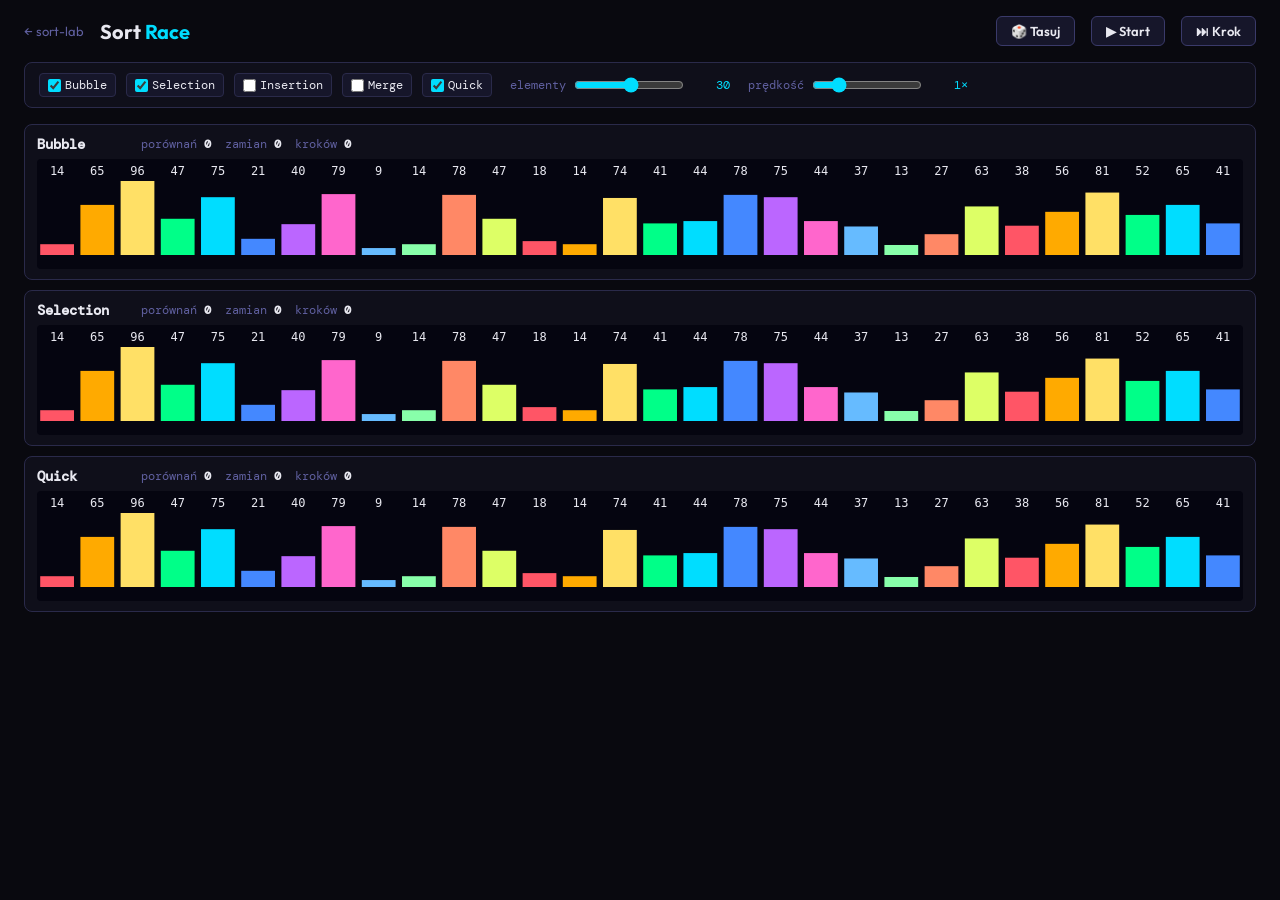
<file: sort-lab/race/index.html>
<!DOCTYPE html>
<html lang="pl">
<head>
<meta charset="UTF-8">
<meta name="viewport" content="width=device-width, initial-scale=1.0">
<title>Sort Race — SortLab</title>
<link href="https://fonts.googleapis.com/css2?family=Outfit:wght@400;500;600;700;800;900&family=DM+Mono:wght@400;500&display=swap" rel="stylesheet">
<style>
  :root {
    --bg: #09090f; --bg2: #0f0f1a; --bg3: #16162a; --bg4: #1e1e36;
    --border: #2a2a4a; --border2: #3a3a6a;
    --text: #e8e8f0; --muted: #6060a0;
    --cyan: #00ddff; --pink: #ff55ff; --green: #00ff88; --orange: #ffaa00;
    --font: 'Outfit', sans-serif;
    --mono: 'DM Mono', monospace;
  }
  *, *::before, *::after { box-sizing: border-box; margin: 0; padding: 0; }
  body { background: var(--bg); color: var(--text); font-family: var(--font); min-height: 100vh; padding: 16px 24px; }
  .topbar { display: flex; align-items: center; gap: 16px; margin-bottom: 16px; flex-wrap: wrap; }
  .back { color: var(--muted); font-size: 13px; text-decoration: none; }
  .back:hover { color: var(--text); }
  h1 { font-size: 20px; font-weight: 700; }
  h1 em { color: var(--cyan); font-style: normal; }
  .spacer { flex: 1; }
  button {
    padding: 6px 14px; background: var(--bg3); border: 1px solid var(--border2);
    color: var(--text); border-radius: 6px; cursor: pointer; font-family: var(--font);
    font-size: 13px; font-weight: 600;
  }
  button:hover { background: var(--bg4); }
  button:disabled { opacity: 0.4; cursor: default; }

  .controls {
    display: flex; align-items: center; gap: 18px; flex-wrap: wrap;
    padding: 10px 14px; background: var(--bg2);
    border: 1px solid var(--border); border-radius: 8px;
    margin-bottom: 16px; font-family: var(--mono); font-size: 12px;
  }
  .control { display: flex; align-items: center; gap: 8px; }
  .control label { color: var(--muted); }
  .control input[type="range"] { width: 110px; accent-color: var(--cyan); }
  .control .val { color: var(--cyan); min-width: 38px; text-align: right; }

  .algos { display: flex; gap: 10px; flex-wrap: wrap; }
  .algo { display: flex; align-items: center; gap: 4px; cursor: pointer; user-select: none; padding: 3px 8px; border-radius: 4px; background: var(--bg3); border: 1px solid var(--border); font-family: var(--mono); font-size: 12px; }
  .algo input { accent-color: var(--cyan); cursor: pointer; }

  .tracks { display: flex; flex-direction: column; gap: 10px; }
  .track {
    background: var(--bg2); border: 1px solid var(--border); border-radius: 8px;
    padding: 10px 12px;
  }
  .track.done { border-color: var(--green); }
  .track-header {
    display: flex; align-items: center; gap: 14px; margin-bottom: 6px;
    font-family: var(--mono); font-size: 12px;
  }
  .track-name { font-size: 14px; font-weight: 700; min-width: 90px; }
  .track-stat { color: var(--muted); }
  .track-stat b { color: var(--text); font-weight: 600; }
  .track-status { margin-left: auto; }
  .track-status.done { color: var(--green); font-weight: 700; }
  canvas { display: block; width: 100%; height: 110px; background: #050510; border-radius: 4px; }
</style>
</head>
<body>

<div class="topbar">
  <a class="back" href="../">← sort-lab</a>
  <h1>Sort <em>Race</em></h1>
  <div class="spacer"></div>
  <button id="btn-shuffle">🎲 Tasuj</button>
  <button id="btn-play">▶ Start</button>
  <button id="btn-step">⏭ Krok</button>
</div>

<div class="controls">
  <div class="algos" id="algo-picker"></div>
  <div class="control">
    <label for="ctl-size">elementy</label>
    <input id="ctl-size" type="range" min="8" max="50" value="30">
    <span class="val" id="ctl-size-val">30</span>
  </div>
  <div class="control">
    <label for="ctl-speed">prędkość</label>
    <input id="ctl-speed" type="range" min="0.25" max="4" step="0.25" value="1">
    <span class="val" id="ctl-speed-val">1×</span>
  </div>
</div>

<div class="tracks" id="tracks"></div>

<script src="../core.js"></script>
<script>
(function () {
  'use strict';

  const SL = window.sortlab;
  if (!SL) { document.body.innerHTML = '<p style="color:#f55">core.js failed to load</p>'; return; }

  // The default trio is the most dramatic spread: a slow, a medium, a fast.
  const DEFAULT_ALGOS = ['bubble', 'selection', 'quick'];

  const state = {
    n: 30,
    speed: 1,
    running: false,
    raf: 0,
    items: [],          // initial deck shared by all tracks
    selected: new Set(DEFAULT_ALGOS),
    tracks: [],         // [{key, name, items, ops, opIdx, counters, done, lastOp, mark}]
  };

  function buildAlgoPicker() {
    const root = document.getElementById('algo-picker');
    root.innerHTML = '';
    Object.keys(SL.ALGORITHMS).forEach(key => {
      const wrap = document.createElement('label');
      wrap.className = 'algo';
      const cb = document.createElement('input');
      cb.type = 'checkbox';
      cb.checked = state.selected.has(key);
      cb.addEventListener('change', () => {
        if (cb.checked) state.selected.add(key);
        else state.selected.delete(key);
        rebuildTracks();
      });
      wrap.appendChild(cb);
      const txt = document.createElement('span');
      txt.textContent = SL.ALGORITHMS[key].name;
      wrap.appendChild(txt);
      root.appendChild(wrap);
    });
  }

  function shuffle() {
    state.items = SL.dealRandomHand(state.n);
    rebuildTracks();
  }

  function rebuildTracks() {
    pause();
    state.tracks = [...state.selected].map(key => makeTrack(key, state.items));
    renderTrackList();
    renderAll();
  }

  function makeTrack(key, initial) {
    const algo = SL.ALGORITHMS[key];
    const ops = [];
    for (const op of algo.fn(initial)) ops.push(op);
    return {
      key, name: algo.name,
      items: initial.slice(),
      ops,
      opIdx: 0,
      counters: SL.makeCounters(),
      done: false,
      lastOp: null,
      mark: {},        // { i: 'label', ... } persisted across ticks
    };
  }

  function renderTrackList() {
    const root = document.getElementById('tracks');
    root.innerHTML = '';
    state.tracks.forEach((track, i) => {
      const div = document.createElement('div');
      div.className = 'track' + (track.done ? ' done' : '');
      div.dataset.idx = i;
      div.innerHTML = `
        <div class="track-header">
          <span class="track-name">${track.name}</span>
          <span class="track-stat">porównań <b data-stat="compares">0</b></span>
          <span class="track-stat">zamian <b data-stat="swaps">0</b></span>
          <span class="track-stat">kroków <b data-stat="ticks">0</b></span>
          <span class="track-status" data-status>—</span>
        </div>
        <canvas></canvas>
      `;
      root.appendChild(div);
      const cvs = div.querySelector('canvas');
      // Set actual pixel dimensions matching CSS for crisp rendering.
      cvs.width  = cvs.clientWidth || 800;
      cvs.height = 110;
    });
  }

  function highlightsFor(track) {
    const glow = [];
    if (track.lastOp) {
      if (track.lastOp.kind === 'compare' || track.lastOp.kind === 'swap') {
        glow.push(track.lastOp.i, track.lastOp.j);
      } else if (track.lastOp.kind === 'set') {
        glow.push(track.lastOp.i);
      }
    }
    return { glow, mark: track.mark };
  }

  function renderAll() {
    const trackEls = document.querySelectorAll('.track');
    state.tracks.forEach((track, i) => {
      const el = trackEls[i]; if (!el) return;
      el.classList.toggle('done', track.done);
      el.querySelector('[data-stat="compares"]').textContent = track.counters.compares;
      el.querySelector('[data-stat="swaps"]').textContent    = track.counters.swaps + track.counters.sets;
      el.querySelector('[data-stat="ticks"]').textContent    = track.counters.ticks;
      const status = el.querySelector('[data-status]');
      if (track.done) { status.className = 'track-status done'; status.textContent = '✓ koniec'; }
      else            { status.className = 'track-status';      status.textContent = ''; }
      const cvs = el.querySelector('canvas');
      // Match canvas pixel size to layout in case of resize.
      if (cvs.width !== cvs.clientWidth) cvs.width = cvs.clientWidth;
      SL.renderBars(cvs, track.items, highlightsFor(track));
    });
  }

  function stepOne(track) {
    if (track.done || track.opIdx >= track.ops.length) return false;
    const op = track.ops[track.opIdx++];
    track.lastOp = op;
    SL.applyOp(track.items, op);
    SL.tallyOp(track.counters, op);
    if (op.kind === 'mark') {
      // Marks are non-mutating; clear stale 'min' marks on each new pass.
      if (op.label === 'i') track.mark = { [op.i]: 'i' };
      else track.mark[op.i] = op.label;
    }
    if (op.kind === 'done') {
      track.done = true;
      track.mark = {};
    }
    return true;
  }

  function play() {
    if (state.running) return;
    if (state.tracks.every(t => t.done)) return;  // nothing to do
    state.running = true;
    document.getElementById('btn-play').textContent = '⏸ Pauza';
    const OPS_PER_FRAME_AT_1X = 2;
    let frameAcc = 0;
    const loop = () => {
      if (!state.running) return;
      frameAcc += OPS_PER_FRAME_AT_1X * state.speed;
      const wholeOps = Math.max(1, Math.floor(frameAcc));
      frameAcc -= wholeOps;
      let anyAdvanced = false;
      for (const track of state.tracks) {
        for (let k = 0; k < wholeOps && !track.done; k++) {
          if (stepOne(track)) anyAdvanced = true;
        }
      }
      renderAll();
      if (state.tracks.every(t => t.done)) { pause(); return; }
      if (!anyAdvanced) { pause(); return; }
      state.raf = requestAnimationFrame(loop);
    };
    state.raf = requestAnimationFrame(loop);
  }

  function pause() {
    state.running = false;
    cancelAnimationFrame(state.raf);
    document.getElementById('btn-play').textContent = '▶ Start';
  }

  // --- Bindings ---
  document.getElementById('btn-shuffle').addEventListener('click', () => { shuffle(); });
  document.getElementById('btn-play').addEventListener('click', () => {
    if (state.running) pause(); else play();
  });
  document.getElementById('btn-step').addEventListener('click', () => {
    pause();
    state.tracks.forEach(t => stepOne(t));
    renderAll();
  });
  const sizeEl = document.getElementById('ctl-size');
  const sizeVal = document.getElementById('ctl-size-val');
  sizeEl.addEventListener('input', () => {
    state.n = Number(sizeEl.value);
    sizeVal.textContent = state.n;
    shuffle();
  });
  const speedEl = document.getElementById('ctl-speed');
  const speedVal = document.getElementById('ctl-speed-val');
  speedEl.addEventListener('input', () => {
    state.speed = Number(speedEl.value);
    speedVal.textContent = state.speed + '×';
  });

  // Boot
  buildAlgoPicker();
  shuffle();
  // Re-render canvases on resize so bars stay crisp.
  window.addEventListener('resize', () => renderAll());
})();
</script>

</body>
</html>
</file>
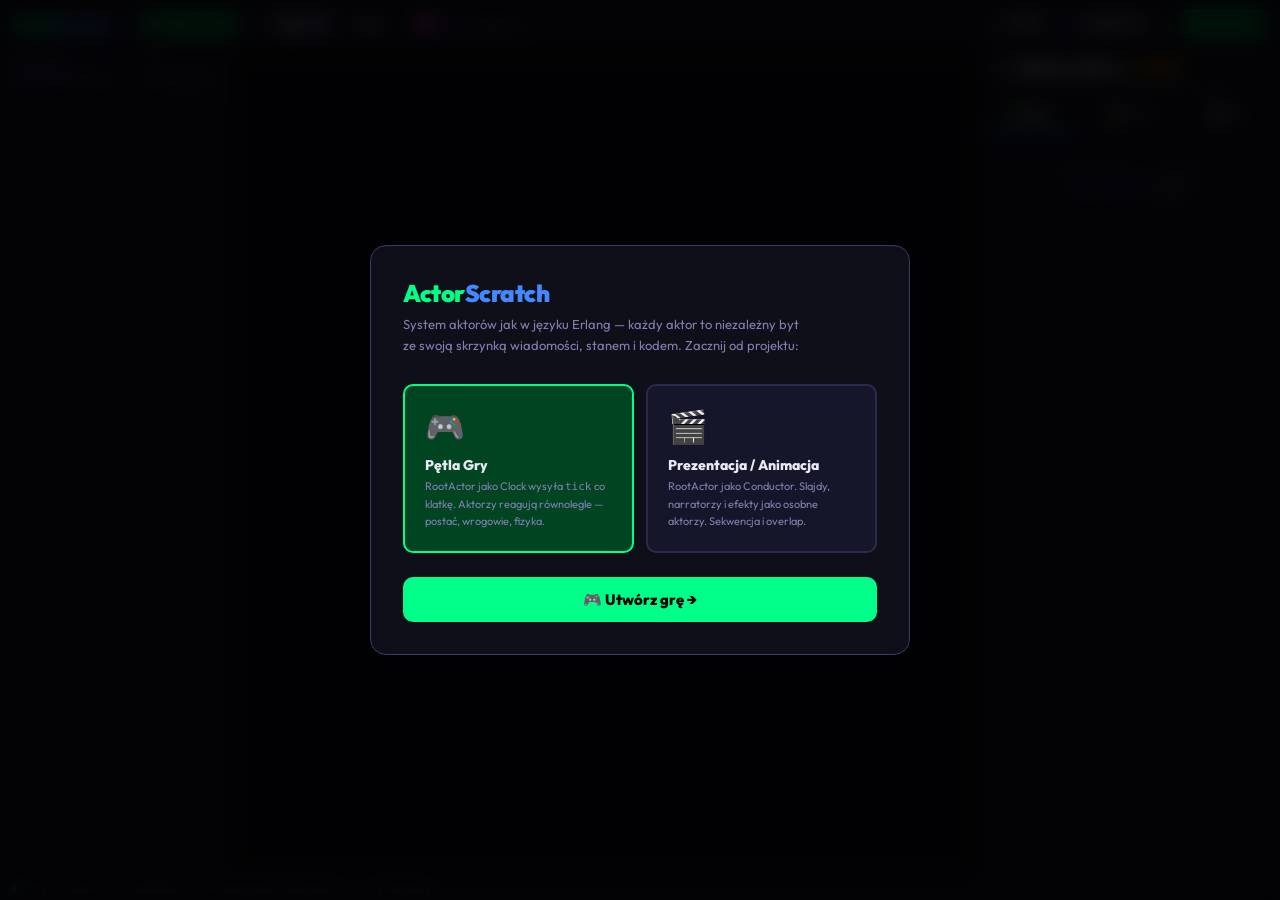
<file: actor-scratch-v1.html>
<!DOCTYPE html>
<html lang="pl">
<head>
<meta charset="UTF-8">
<meta name="viewport" content="width=device-width, initial-scale=1.0">
<title>ActorScratch — Model Aktorów</title>
<link href="https://fonts.googleapis.com/css2?family=DM+Mono:ital,wght@0,400;0,500;1,400&family=Outfit:wght@400;500;600;700;800;900&display=swap" rel="stylesheet">
<style>
/* ═══════════════════════════════════════
   DESIGN: Retro-terminal meets modern IDE
   Czarne tło, zielone akcenty (Erlang vibes),
   aktorzy jako "węzły" z pulsującym życiem
   ═══════════════════════════════════════ */
:root {
  --bg:        #09090f;
  --bg2:       #0f0f1a;
  --bg3:       #16162a;
  --bg4:       #1e1e35;
  --border:    #2a2a4a;
  --border2:   #3a3a6a;
  --text:      #e8e8f0;
  --muted:     #6060a0;
  --muted2:    #8080b0;

  /* Actor colors */
  --root:      #00ff88;
  --root-dim:  #004422;
  --sup:       #4488ff;
  --sup-dim:   #111833;
  --worker:    #ffaa00;
  --worker-dim:#331f00;
  --dead:      #ff3355;
  --dead-dim:  #330011;

  --msg:       #ff55ff;
  --tick:      #00ffff;

  --r: 10px;
  --r-sm: 6px;
  --font: 'Outfit', sans-serif;
  --mono: 'DM Mono', monospace;
}

*, *::before, *::after { box-sizing: border-box; margin: 0; padding: 0; }
html, body { height: 100%; overflow: hidden; background: var(--bg); color: var(--text); font-family: var(--font); font-size: 13px; }

/* ── SCREEN LAYOUT ── */
#app { display: grid; grid-template-rows: 48px 1fr 24px; height: 100vh; }

/* ── TOPBAR ── */
#topbar {
  display: flex; align-items: center; gap: 6px;
  padding: 0 14px;
  background: var(--bg2);
  border-bottom: 1px solid var(--border);
  z-index: 100;
  flex-shrink: 0;
}
.logo {
  font-size: 16px; font-weight: 900; letter-spacing: -0.5px;
  margin-right: 6px;
}
.logo .a { color: var(--root); }
.logo .s { color: var(--sup); }

.tb-divider { width: 1px; height: 22px; background: var(--border); margin: 0 4px; }

.tb-btn {
  height: 28px; padding: 0 12px;
  border-radius: var(--r-sm);
  border: 1px solid var(--border2);
  background: var(--bg3);
  color: var(--text);
  font-family: var(--font);
  font-size: 12px; font-weight: 600;
  cursor: pointer;
  display: flex; align-items: center; gap: 5px;
  transition: all .12s;
  white-space: nowrap;
}
.tb-btn:hover { background: var(--bg4); border-color: var(--muted2); }
.tb-btn.run  { background: var(--root-dim); border-color: var(--root); color: var(--root); }
.tb-btn.run:hover { background: #006633; }
.tb-btn.run.running { background: var(--dead-dim); border-color: var(--dead); color: var(--dead); }
.tb-btn.active { border-color: var(--sup); color: var(--sup); }

.mode-pills {
  display: flex; background: var(--bg); border: 1px solid var(--border); border-radius: var(--r-sm); overflow: hidden;
}
.mode-pills .tb-btn { border: none; border-radius: 0; background: transparent; }
.mode-pills .tb-btn.active { background: var(--bg4); color: var(--text); }

.msg-toggle {
  display: flex; align-items: center; gap: 6px;
  font-size: 11px; color: var(--muted2);
  cursor: pointer; user-select: none;
}
.msg-toggle input { accent-color: var(--msg); cursor: pointer; }

.tb-spacer { flex: 1; }

.project-mode-badge {
  font-size: 11px; font-family: var(--mono);
  padding: 3px 10px;
  border-radius: 20px;
  border: 1px solid;
  font-weight: 500;
}
.badge-game { border-color: var(--root); color: var(--root); background: var(--root-dim); }
.badge-pres  { border-color: var(--sup);  color: var(--sup);  background: var(--sup-dim); }

/* ── MAIN COLUMNS ── */
#main {
  display: grid;
  grid-template-columns: 230px 1fr 300px;
  overflow: hidden;
}

/* ═══ LEFT: SUPERVISOR TREE ═══ */
#tree-panel {
  background: var(--bg2);
  border-right: 1px solid var(--border);
  display: flex; flex-direction: column;
  overflow: hidden;
}
#tree-header {
  padding: 10px 12px 8px;
  font-size: 10px; font-weight: 700;
  text-transform: uppercase; letter-spacing: 1.5px;
  color: var(--muted); border-bottom: 1px solid var(--border);
  flex-shrink: 0;
  display: flex; align-items: center; justify-content: space-between;
}
#tree-scroll { flex: 1; overflow-y: auto; padding: 10px 8px; }

/* Tree nodes */
.tree-node {
  display: flex; flex-direction: column; margin-bottom: 2px;
}
.tree-node-row {
  display: flex; align-items: center; gap: 6px;
  padding: 6px 8px;
  border-radius: var(--r-sm);
  cursor: pointer;
  border: 1px solid transparent;
  transition: all .12s;
  position: relative;
}
.tree-node-row:hover { background: var(--bg3); }
.tree-node-row.selected { background: var(--bg4); border-color: var(--border2); }
.tree-node-row.root-node { border-color: var(--root-dim); background: #001a0d; }
.tree-node-row.root-node.selected { border-color: var(--root); }

.tree-node-children { margin-left: 16px; border-left: 1px solid var(--border); padding-left: 8px; }

.node-icon { font-size: 15px; flex-shrink: 0; }
.node-name { font-weight: 600; font-size: 12px; flex: 1; overflow: hidden; text-overflow: ellipsis; white-space: nowrap; }
.node-badge {
  font-size: 9px; font-weight: 700; text-transform: uppercase;
  padding: 1px 5px; border-radius: 3px; letter-spacing: .5px;
}
.badge-root   { background: var(--root-dim); color: var(--root); }
.badge-sup    { background: var(--sup-dim);  color: var(--sup); }
.badge-worker { background: var(--worker-dim); color: var(--worker); }

.node-status {
  width: 6px; height: 6px; border-radius: 50%; flex-shrink: 0;
}
.status-alive  { background: var(--root); box-shadow: 0 0 5px var(--root); animation: pulse-alive 2s ease-in-out infinite; }
.status-idle   { background: var(--worker); }
.status-dead   { background: var(--dead); }
.status-sup    { background: var(--sup); }

@keyframes pulse-alive { 0%,100%{opacity:1} 50%{opacity:.4} }

/* Add actor buttons */
.add-actor-row {
  display: flex; gap: 4px; margin-top: 8px; padding: 0 4px;
}
.add-btn {
  flex: 1; padding: 5px; border-radius: var(--r-sm);
  border: 1px dashed var(--border2);
  background: transparent; color: var(--muted2);
  font-family: var(--font); font-size: 11px; font-weight: 600;
  cursor: pointer; transition: all .12s; text-align: center;
}
.add-btn:hover { border-style: solid; }
.add-btn.sup    { color: var(--sup); border-color: var(--sup-dim); }
.add-btn.sup:hover    { background: var(--sup-dim); }
.add-btn.worker { color: var(--worker); border-color: var(--worker-dim); }
.add-btn.worker:hover { background: var(--worker-dim); }

/* Supervisor policy */
.sup-policy {
  display: flex; gap: 3px; margin: 4px 0 0 24px;
}
.policy-btn {
  font-size: 9px; font-weight: 700; text-transform: uppercase; letter-spacing: .3px;
  padding: 2px 5px; border-radius: 3px; cursor: pointer;
  border: 1px solid var(--border); background: transparent; color: var(--muted);
  transition: all .1s;
}
.policy-btn.active { background: var(--sup-dim); border-color: var(--sup); color: var(--sup); }

/* ═══ CENTER: SCENE ═══ */
#scene-area {
  position: relative; overflow: hidden;
  background: var(--bg);
  background-image: radial-gradient(circle at 1px 1px, var(--border) 1px, transparent 0);
  background-size: 32px 32px;
}

/* SVG message arrows overlay */
#msg-svg {
  position: absolute; inset: 0; pointer-events: none; z-index: 5;
}

/* Actor bodies on scene */
.actor-body {
  position: absolute;
  background: var(--bg3);
  border: 2px solid var(--border);
  border-radius: var(--r);
  min-width: 110px;
  cursor: move;
  user-select: none;
  z-index: 10;
  transition: border-color .2s, box-shadow .2s;
}
.actor-body:hover { z-index: 20; }
.actor-body.selected { z-index: 30; }
.actor-body.worker-actor { border-color: var(--worker-dim); }
.actor-body.worker-actor.selected { border-color: var(--worker); box-shadow: 0 0 20px #ffaa0033; }
.actor-body.root-actor { border-color: var(--root); box-shadow: 0 0 16px #00ff8820; }
.actor-body.receiving { animation: flash-msg .3s ease; }
@keyframes flash-msg { 0%,100%{} 50%{box-shadow: 0 0 30px var(--msg), 0 0 60px var(--msg); } }

.actor-head {
  padding: 7px 10px 5px;
  border-bottom: 1px solid var(--border);
  display: flex; align-items: center; gap: 6px;
}
.actor-avatar {
  width: 28px; height: 28px; border-radius: 50%;
  display: flex; align-items: center; justify-content: center;
  font-size: 15px; flex-shrink: 0;
}
.actor-title { font-weight: 700; font-size: 12px; flex: 1; }
.actor-pid {
  font-family: var(--mono); font-size: 9px; color: var(--muted);
}

.actor-mailbox {
  padding: 4px 8px;
  border-bottom: 1px solid var(--border);
  min-height: 24px;
  display: flex; flex-wrap: wrap; gap: 3px; align-items: center;
}
.mailbox-label { font-size: 9px; color: var(--muted); text-transform: uppercase; letter-spacing: .5px; margin-right: 2px; }
.mail-msg {
  font-size: 9px; font-family: var(--mono); font-weight: 500;
  padding: 1px 5px; border-radius: 3px;
  background: #ff55ff22; border: 1px solid #ff55ff55; color: var(--msg);
  animation: pop-in .15s ease;
}
@keyframes pop-in { from{transform:scale(0)} to{transform:scale(1)} }

.actor-state {
  padding: 4px 8px 6px;
  font-size: 10px; font-family: var(--mono); color: var(--muted2);
  min-height: 20px;
}

/* Scene hint */
#scene-hint {
  position: absolute; top: 50%; left: 50%;
  transform: translate(-50%, -50%);
  text-align: center; color: var(--border2);
  pointer-events: none; font-size: 13px; line-height: 2;
}

/* ═══ RIGHT: ACTOR EDITOR ═══ */
#editor-panel {
  background: var(--bg2);
  border-left: 1px solid var(--border);
  display: flex; flex-direction: column;
  overflow: hidden;
}
#editor-header {
  padding: 10px 14px 8px;
  border-bottom: 1px solid var(--border);
  flex-shrink: 0;
}
#editor-actor-name {
  font-weight: 800; font-size: 15px; margin-bottom: 2px;
  display: flex; align-items: center; gap: 8px;
}
#editor-actor-type { font-size: 10px; color: var(--muted); font-family: var(--mono); }

/* Block palette inside editor */
#editor-tabs {
  display: flex; border-bottom: 1px solid var(--border); flex-shrink: 0;
}
.etab {
  flex: 1; padding: 7px; text-align: center;
  font-size: 11px; font-weight: 600;
  color: var(--muted); cursor: pointer;
  border-bottom: 2px solid transparent; transition: all .12s;
}
.etab.active { color: var(--text); border-bottom-color: var(--sup); }

#editor-body { flex: 1; overflow-y: auto; }

/* Block palette */
#block-palette { padding: 8px; display: flex; flex-direction: column; gap: 3px; }
.bcat { font-size: 9px; font-weight: 700; text-transform: uppercase; letter-spacing: 1px; color: var(--muted); padding: 7px 4px 3px; }

.bpal {
  border-radius: var(--r-sm);
  padding: 7px 10px;
  font-size: 12px; font-weight: 600;
  cursor: grab; user-select: none;
  display: flex; align-items: center; gap: 7px;
  transition: transform .1s, filter .1s;
  border: 1px solid transparent;
}
.bpal:hover { transform: translateX(4px); filter: brightness(1.2); }

/* Code blocks in script */
#block-script { padding: 8px; display: flex; flex-direction: column; gap: 0; }
#block-script-empty { padding: 20px; text-align: center; color: var(--muted); font-size: 12px; line-height: 1.8; }

.script-block {
  border-radius: 0;
  padding: 7px 10px;
  font-size: 12px; font-weight: 600;
  display: flex; align-items: center; gap: 6px;
  position: relative;
  border-left: 3px solid transparent;
  cursor: grab; user-select: none;
  transition: filter .1s;
}
.script-block:first-child { border-radius: 8px 8px 0 0; }
.script-block:last-child  { border-radius: 0 0 8px 8px; }
.script-block:only-child  { border-radius: 8px; }
.script-block:hover { filter: brightness(1.15); }

.script-field {
  background: #00000040;
  border: 1px solid #ffffff20;
  border-radius: 4px;
  padding: 2px 6px;
  color: #fff; font-family: var(--mono);
  font-size: 11px; min-width: 50px; max-width: 120px;
  outline: none; cursor: text;
}
.script-field:focus { border-color: #ffffff50; }

.script-block-rm {
  margin-left: auto; background: none; border: none;
  color: #ffffff25; cursor: pointer; font-size: 13px;
  padding: 2px 4px; border-radius: 3px; transition: color .1s;
}
.script-block-rm:hover { color: var(--dead); }

/* Script drop zone */
.script-dz {
  height: 5px; border-radius: 3px; transition: height .15s, background .15s;
}
.script-dz.over { height: 22px; background: #4488ff30; border: 1px dashed var(--sup); border-radius: 4px; }

/* Actor state editor */
#state-editor { padding: 10px 12px; display: flex; flex-direction: column; gap: 6px; }
.state-row { display: flex; gap: 6px; align-items: center; }
.state-key, .state-val {
  flex: 1; background: var(--bg); border: 1px solid var(--border);
  border-radius: var(--r-sm); padding: 5px 8px;
  color: var(--text); font-family: var(--mono); font-size: 11px; outline: none;
}
.state-key:focus, .state-val:focus { border-color: var(--border2); }
.state-rm { background: none; border: none; color: var(--muted); cursor: pointer; font-size: 14px; }
.state-rm:hover { color: var(--dead); }
.state-add { width: 100%; padding: 6px; background: none; border: 1px dashed var(--border2);
  border-radius: var(--r-sm); color: var(--muted); cursor: pointer; font-family: var(--font); font-size: 11px; font-weight: 600;
  transition: all .12s; }
.state-add:hover { border-color: var(--worker); color: var(--worker); }

/* ═══ BLOCK COLORS ═══ */
.bc-lifecycle { background: #0a1f0a; border-left-color: var(--root) !important; color: #7ee787; }
.bc-msg       { background: #1a0a1a; border-left-color: var(--msg) !important; color: #ff99ff; }
.bc-state     { background: #1a1000; border-left-color: var(--worker) !important; color: #ffcc66; }
.bc-control   { background: #0a0a1a; border-left-color: var(--sup) !important; color: #88aaff; }
.bc-clock     { background: #001a1a; border-left-color: var(--tick) !important; color: #66ffff; }
.bc-pres      { background: #1a001a; border-left-color: #cc44ff !important; color: #dd88ff; }

/* ═══ MESSAGE ANIMATION ═══ */
.msg-arrow { stroke: var(--msg); stroke-width: 2; fill: none; opacity: 0; }
.msg-arrow.flying { animation: fly-msg .6s ease forwards; }
@keyframes fly-msg { 0%{opacity:1;stroke-dashoffset:200} 100%{opacity:0;stroke-dashoffset:0} }

.msg-dot {
  position: fixed; pointer-events: none; z-index: 200;
  width: 12px; height: 12px; border-radius: 50%;
  background: var(--msg); box-shadow: 0 0 8px var(--msg);
  transform: translate(-50%, -50%);
  animation: msg-travel .5s ease forwards;
}
@keyframes msg-travel { 0%{opacity:1} 100%{opacity:0} }

/* ═══ PROJECT PICKER MODAL ═══ */
#project-modal {
  position: fixed; inset: 0;
  background: #000000cc;
  z-index: 500;
  display: flex; align-items: center; justify-content: center;
  backdrop-filter: blur(10px);
}
#project-modal.hidden { display: none; }
.pm-box {
  background: var(--bg2);
  border: 1px solid var(--border2);
  border-radius: 16px;
  padding: 32px;
  width: 540px; max-width: 96vw;
}
.pm-box h1 {
  font-size: 24px; font-weight: 900; margin-bottom: 6px;
  letter-spacing: -0.5px;
}
.pm-box h1 .a { color: var(--root); }
.pm-box h1 .s { color: var(--sup); }
.pm-tagline { color: var(--muted2); font-size: 13px; margin-bottom: 28px; line-height: 1.6; }
.pm-modes { display: grid; grid-template-columns: 1fr 1fr; gap: 12px; margin-bottom: 24px; }
.pm-card {
  background: var(--bg3);
  border: 2px solid var(--border);
  border-radius: var(--r);
  padding: 20px;
  cursor: pointer;
  transition: all .15s;
}
.pm-card:hover { border-color: var(--border2); transform: translateY(-2px); }
.pm-card.selected-game { border-color: var(--root); background: var(--root-dim); }
.pm-card.selected-pres  { border-color: var(--sup);  background: var(--sup-dim); }
.pm-card-icon { font-size: 32px; margin-bottom: 10px; }
.pm-card h3 { font-size: 14px; font-weight: 800; margin-bottom: 4px; }
.pm-card p { font-size: 11px; color: var(--muted2); line-height: 1.6; }
.pm-start {
  width: 100%; padding: 13px;
  border-radius: var(--r);
  border: none;
  font-family: var(--font); font-size: 15px; font-weight: 800;
  cursor: pointer; transition: opacity .12s;
}
.pm-start.game { background: var(--root); color: #000; }
.pm-start.pres  { background: var(--sup);  color: #fff; }
.pm-start:hover { opacity: .9; }

/* ═══ STATUSBAR ═══ */
#statusbar {
  height: 24px; display: flex; align-items: center; gap: 12px;
  padding: 0 12px; background: var(--bg2); border-top: 1px solid var(--border);
  font-size: 10px; color: var(--muted); font-family: var(--mono);
}
.sb-dot { width: 5px; height: 5px; border-radius: 50%; background: var(--root); display: inline-block; }

/* ═══ MISC ═══ */
::-webkit-scrollbar { width: 5px; }
::-webkit-scrollbar-track { background: transparent; }
::-webkit-scrollbar-thumb { background: var(--border); border-radius: 3px; }

#toast {
  position: fixed; bottom: 36px; left: 50%;
  transform: translateX(-50%) translateY(12px);
  background: var(--bg3); border: 1px solid var(--border2);
  border-radius: 8px; padding: 7px 16px;
  font-size: 12px; font-weight: 600;
  opacity: 0; transition: all .2s;
  pointer-events: none; z-index: 1000; white-space: nowrap;
}
#toast.show { opacity: 1; transform: translateX(-50%) translateY(0); }

/* Runtime tick flash */
.tick-flash { animation: tf .15s ease; }
@keyframes tf { 0%,100%{} 50%{border-color: var(--tick) !important; box-shadow: 0 0 20px #00ffff44 !important;} }
</style>
</head>
<body>
<div id="app">

<!-- ═══ PROJECT MODAL ═══ -->
<div id="project-modal">
  <div class="pm-box">
    <h1><span class="a">Actor</span><span class="s">Scratch</span></h1>
    <p class="pm-tagline">
      System aktorów jak w języku Erlang — każdy aktor to niezależny byt<br>
      ze swoją skrzynką wiadomości, stanem i kodem. Zacznij od projektu:
    </p>
    <div class="pm-modes">
      <div class="pm-card" id="card-game" onclick="selectMode('game')">
        <div class="pm-card-icon">🎮</div>
        <h3>Pętla Gry</h3>
        <p>RootActor jako Clock wysyła <code>tick</code> co klatkę. Aktorzy reagują równolegle — postać, wrogowie, fizyka.</p>
      </div>
      <div class="pm-card" id="card-pres" onclick="selectMode('pres')">
        <div class="pm-card-icon">🎬</div>
        <h3>Prezentacja / Animacja</h3>
        <p>RootActor jako Conductor. Slajdy, narratorzy i efekty jako osobne aktorzy. Sekwencja i overlap.</p>
      </div>
    </div>
    <button class="pm-start game" id="pm-start-btn" onclick="startProject()">Utwórz projekt →</button>
  </div>
</div>

<!-- ═══ TOPBAR ═══ -->
<div id="topbar">
  <span class="logo"><span class="a">Actor</span><span class="s">Scratch</span></span>
  <div class="tb-divider"></div>
  <span class="project-mode-badge badge-game" id="mode-badge">🎮 Pętla Gry</span>
  <div class="tb-divider"></div>
  <div class="mode-pills">
    <button class="tb-btn active" id="view-scene-btn" onclick="setView('scene')">🎭 Scena</button>
    <button class="tb-btn" id="view-code-btn" onclick="setView('code')">{ } Kod</button>
  </div>
  <div class="tb-divider"></div>
  <label class="msg-toggle">
    <input type="checkbox" id="show-msgs" checked onchange="toggleMsgVis()">
    animuj wiadomości
  </label>
  <div class="tb-spacer"></div>
  <button class="tb-btn" onclick="spawnActor('worker')">＋ Aktor</button>
  <button class="tb-btn" onclick="spawnActor('supervisor')">＋ Supervisor</button>
  <div class="tb-divider"></div>
  <button class="tb-btn run" id="run-btn" onclick="toggleRun()">▶ Uruchom</button>
</div>

<!-- ═══ MAIN ═══ -->
<div id="main">

  <!-- LEFT: TREE -->
  <div id="tree-panel">
    <div id="tree-header">
      <span>Drzewo Supervisorów</span>
      <span id="tree-actor-count" style="font-size:11px;color:var(--muted)">0 aktorów</span>
    </div>
    <div id="tree-scroll"></div>
  </div>

  <!-- CENTER: SCENE -->
  <div id="scene-area" ondragover="e=>e.preventDefault()" ondrop="onSceneDrop(event)">
    <svg id="msg-svg"></svg>
    <div id="scene-hint">
      <div style="font-size:42px;margin-bottom:12px">⬡</div>
      Spawnuj aktorów przyciskami wyżej<br>
      lub kliknij <strong>▶ Uruchom</strong> aby zobaczyć ich w akcji
    </div>
  </div>

  <!-- RIGHT: EDITOR -->
  <div id="editor-panel">
    <div id="editor-header">
      <div id="editor-actor-name">
        <span id="ed-icon">⬡</span>
        <span id="ed-name">Wybierz aktora</span>
        <span class="node-badge badge-worker" id="ed-badge">WORKER</span>
      </div>
      <div id="editor-actor-type" style="font-family:var(--mono);font-size:10px;color:var(--muted)">← kliknij aktora w drzewie lub na scenie</div>
    </div>
    <div id="editor-tabs">
      <div class="etab active" onclick="setEdTab('blocks')" id="etab-blocks">🧩 Bloki</div>
      <div class="etab" onclick="setEdTab('palette')" id="etab-palette">📦 Paleta</div>
      <div class="etab" onclick="setEdTab('state')" id="etab-state">🧠 Stan</div>
    </div>
    <div id="editor-body">
      <div id="tab-blocks">
        <div id="block-script">
          <div id="block-script-empty">Wybierz aktora i przeciągaj<br>bloki z zakładki <strong>Paleta</strong></div>
        </div>
      </div>
      <div id="tab-palette" style="display:none">
        <div id="block-palette"></div>
      </div>
      <div id="tab-state" style="display:none">
        <div id="state-editor">
          <div style="font-size:11px;color:var(--muted);padding:4px 0 8px">Stan wewnętrzny aktora (klucz → wartość):</div>
          <div id="state-rows"></div>
          <button class="state-add" onclick="addStateRow()">＋ Dodaj pole stanu</button>
        </div>
      </div>
    </div>
  </div>
</div>

<!-- STATUSBAR -->
<div id="statusbar">
  <span class="sb-dot"></span>
  <span id="sb-mode">Tryb: Scena</span>
  <span>│</span>
  <span id="sb-actors">0 aktorów</span>
  <span>│</span>
  <span id="sb-msgs">0 wiadomości wysłanych</span>
  <span>│</span>
  <span id="sb-tick" style="color:var(--muted)">zatrzymany</span>
</div>
</div><!-- #app -->

<div id="toast"></div>

<script>
// ═══════════════════════════════════════════════════════════
//  STATE
// ═══════════════════════════════════════════════════════════
const S = {
  projectMode: 'game',   // 'game' | 'pres'
  actors: {},            // id → actor
  selected: null,        // selected actor id
  running: false,
  tickInterval: null,
  tickCount: 0,
  msgCount: 0,
  showMsgs: true,
  view: 'scene',
  edTab: 'blocks',
  dragBlockType: null,
  dragScriptIdx: null,
  counter: 0,
};

// ═══════════════════════════════════════════════════════════
//  ACTOR SCHEMA
// ═══════════════════════════════════════════════════════════
/*
  actor = {
    id: 'a1',
    pid: '<0.1.0>',
    name: 'Player',
    type: 'root' | 'supervisor' | 'worker',
    parentId: null | 'a0',
    children: ['a2','a3'],  // only for root/supervisor
    policy: 'one_for_one',  // only for supervisor
    maxRestarts: 3,
    icon: '🤖',
    color: '#ffaa00',
    x: 200, y: 150,         // scene position
    mailbox: [],            // current messages
    state: { key: val },    // internal state
    blocks: [],             // code blocks
    status: 'alive'|'idle'|'dead',
  }
*/

function mkId() { return 'a' + (++S.counter); }
function mkPid(n) { return `<0.${n}.0>`; }

// ═══════════════════════════════════════════════════════════
//  PROJECT INIT
// ═══════════════════════════════════════════════════════════
let selectedProjectMode = 'game';

function selectMode(m) {
  selectedProjectMode = m;
  document.getElementById('card-game').classList.toggle('selected-game', m === 'game');
  document.getElementById('card-pres').classList.toggle('selected-pres', m === 'pres');
  const btn = document.getElementById('pm-start-btn');
  btn.className = 'pm-start ' + m;
  btn.textContent = m === 'game' ? '🎮 Utwórz grę →' : '🎬 Utwórz prezentację →';
}

function startProject() {
  S.projectMode = selectedProjectMode;
  document.getElementById('project-modal').classList.add('hidden');

  const badge = document.getElementById('mode-badge');
  if (S.projectMode === 'game') {
    badge.textContent = '🎮 Pętla Gry';
    badge.className = 'project-mode-badge badge-game';
    initGameProject();
  } else {
    badge.textContent = '🎬 Prezentacja';
    badge.className = 'project-mode-badge badge-pres';
    initPresProject();
  }

  buildPalette();
  renderAll();
}

function initGameProject() {
  // RootActor: Game (Clock)
  const root = createActor('root', 'Game', '⬡', null, 300, 40);
  root.blocks = [
    { type: 'on_start', fields: {} },
    { type: 'clock_tick', fields: { ms: '16' } },
    { type: 'send_all', fields: { msg: 'tick' } },
  ];

  // Supervisor: Systems
  const supSys = createActor('supervisor', 'Systems', '🛡', root.id, 120, 160);
  supSys.policy = 'one_for_one';

  // Supervisor: Entities
  const supEnt = createActor('supervisor', 'Entities', '🛡', root.id, 440, 160);
  supEnt.policy = 'one_for_one';

  // Workers under Systems
  const wPhys = createActor('worker', 'Physics', '⚙️', supSys.id, 60, 280);
  wPhys.blocks = [
    { type: 'on_msg', fields: { msg: 'tick' } },
    { type: 'state_set', fields: { key: 'vel_y', val: 'stan.vel_y + 0.1' } },
  ];
  wPhys.state = { vel_y: '0', gravity: '0.1' };

  const wInput = createActor('worker', 'Input', '⌨️', supSys.id, 200, 280);
  wInput.blocks = [
    { type: 'on_msg', fields: { msg: 'tick' } },
    { type: 'send_msg', fields: { to: 'Player', msg: 'move', data: 'klawiatura' } },
  ];

  // Workers under Entities
  const wPlayer = createActor('worker', 'Player', '🧑', supEnt.id, 380, 280);
  wPlayer.blocks = [
    { type: 'on_start', fields: {} },
    { type: 'state_set', fields: { key: 'hp', val: '100' } },
    { type: 'on_msg', fields: { msg: 'move' } },
    { type: 'state_set', fields: { key: 'x', val: 'stan.x + 5' } },
  ];
  wPlayer.state = { x: '200', y: '150', hp: '100' };

  const wEnemy = createActor('worker', 'Enemy_1', '👾', supEnt.id, 520, 280);
  wEnemy.blocks = [
    { type: 'on_msg', fields: { msg: 'tick' } },
    { type: 'send_msg', fields: { to: 'Player', msg: 'attack', data: '10' } },
  ];
  wEnemy.state = { x: '400', y: '150', hp: '50' };

  selectActor(root.id);
}

function initPresProject() {
  // RootActor: Presentation (Conductor)
  const root = createActor('root', 'Presentation', '🎬', null, 300, 40);
  root.blocks = [
    { type: 'on_start', fields: {} },
    { type: 'pres_queue', fields: { order: 'Slide1, Slide2, Slide3' } },
    { type: 'on_msg', fields: { msg: 'next' } },
    { type: 'send_msg', fields: { to: 'następny', msg: 'play', data: '' } },
  ];

  // Supervisor: Slides
  const supSlides = createActor('supervisor', 'Slides', '🛡', root.id, 120, 160);
  supSlides.policy = 'one_for_one';

  // Supervisor: Effects
  const supFx = createActor('supervisor', 'Effects', '🛡', root.id, 440, 160);
  supFx.policy = 'rest_for_one';

  // Slide workers
  const s1 = createActor('worker', 'Slide_1', '📄', supSlides.id, 60, 280);
  s1.blocks = [
    { type: 'on_msg', fields: { msg: 'play' } },
    { type: 'look_title', fields: { text: 'Witajcie!' } },
    { type: 'look_bg', fields: { color: '#1a1033' } },
    { type: 'send_msg', fields: { to: 'Narrator', msg: 'say', data: 'Cześć, to jest slajd pierwszy' } },
  ];

  const s2 = createActor('worker', 'Slide_2', '📄', supSlides.id, 200, 280);
  s2.blocks = [
    { type: 'on_msg', fields: { msg: 'play' } },
    { type: 'look_title', fields: { text: 'Czym są aktorzy?' } },
    { type: 'look_bg', fields: { color: '#0a1a33' } },
  ];

  // Effect workers
  const wNarr = createActor('worker', 'Narrator', '🗣', supFx.id, 380, 280);
  wNarr.blocks = [
    { type: 'on_msg', fields: { msg: 'say' } },
    { type: 'print', fields: { val: 'wiadomość.data' } },
  ];
  wNarr.state = { głos: 'pl-PL', szybkość: '1.0' };

  const wTrans = createActor('worker', 'Transitions', '✨', supFx.id, 500, 280);
  wTrans.blocks = [
    { type: 'on_msg', fields: { msg: 'fade' } },
    { type: 'wait', fields: { ms: '300' } },
  ];

  selectActor(root.id);
}

// ═══════════════════════════════════════════════════════════
//  ACTOR CRUD
// ═══════════════════════════════════════════════════════════
function createActor(type, name, icon, parentId, x, y) {
  const id = mkId();
  const actor = {
    id, type, name, icon,
    pid: mkPid(S.counter),
    parentId,
    children: [],
    policy: 'one_for_one',
    maxRestarts: 3,
    color: type === 'root' ? '#00ff88' : type === 'supervisor' ? '#4488ff' : '#ffaa00',
    x: x || 100 + Math.random() * 300,
    y: y || 100 + Math.random() * 200,
    mailbox: [],
    state: {},
    blocks: [],
    status: 'alive',
  };
  S.actors[id] = actor;

  if (parentId && S.actors[parentId]) {
    S.actors[parentId].children.push(id);
  }
  return actor;
}

function spawnActor(type) {
  const name = type === 'supervisor'
    ? 'Sup_' + S.counter
    : 'Actor_' + S.counter;
  const icon = type === 'supervisor' ? '🛡' : '⬡';

  // Find first supervisor or root to attach to
  let parentId = null;
  const root = Object.values(S.actors).find(a => a.type === 'root');
  if (root) {
    const sups = root.children.map(id => S.actors[id]).filter(a => a && a.type === 'supervisor');
    parentId = sups.length ? sups[0].id : root.id;
  }

  const a = createActor(type, name, icon, parentId,
    150 + Math.random() * 400, 150 + Math.random() * 200);
  selectActor(a.id);
  renderAll();
  toast(`Spawnowano: ${name}`);
}

function removeActor(id) {
  const a = S.actors[id];
  if (!a || a.type === 'root') return;
  // remove from parent
  if (a.parentId && S.actors[a.parentId]) {
    S.actors[a.parentId].children = S.actors[a.parentId].children.filter(c => c !== id);
  }
  // remove children recursively
  [...(a.children || [])].forEach(cid => removeActor(cid));
  delete S.actors[id];
  if (S.selected === id) { S.selected = null; }
  renderAll();
}

// ═══════════════════════════════════════════════════════════
//  BLOCK DEFINITIONS
// ═══════════════════════════════════════════════════════════
const BLOCK_CATS = [
  { name: '⚡ Życie aktora', blocks: [
    { type:'on_start',   icon:'🟢', label:'gdy uruchomiony',   cls:'bc-lifecycle', fields:[] },
    { type:'on_stop',    icon:'🔴', label:'gdy zatrzymany',    cls:'bc-lifecycle', fields:[] },
    { type:'self_stop',  icon:'💀', label:'zakończ się',        cls:'bc-lifecycle', fields:[] },
    { type:'spawn',      icon:'🔄', label:'spawnuj aktora:',   cls:'bc-lifecycle', fields:[{k:'name',ph:'NazwaAktora',w:100}] },
  ]},
  { name:'📨 Wiadomości', blocks:[
    { type:'on_msg',     icon:'📨', label:'gdy dostanę:',      cls:'bc-msg', fields:[{k:'msg',ph:'typ',w:70}] },
    { type:'send_msg',   icon:'📤', label:'wyślij do:',        cls:'bc-msg', fields:[{k:'to',ph:'aktor',w:65},{k:'msg',ph:'typ',w:55},{k:'data',ph:'dane',w:65}] },
    { type:'send_all',   icon:'📡', label:'wyślij do wszystkich:', cls:'bc-msg', fields:[{k:'msg',ph:'typ',w:70}] },
    { type:'reply',      icon:'↩️', label:'odpowiedz:',         cls:'bc-msg', fields:[{k:'msg',ph:'typ',w:70},{k:'data',ph:'dane',w:70}] },
  ]},
  { name:'🧠 Stan', blocks:[
    { type:'state_set',  icon:'📦', label:'stan.',              cls:'bc-state', fields:[{k:'key',ph:'pole',w:55}], mid:'=', fields2:[{k:'val',ph:'wartość',w:80}] },
    { type:'state_get',  icon:'👁', label:'czytaj stan.',       cls:'bc-state', fields:[{k:'key',ph:'pole',w:80}] },
    { type:'print',      icon:'🖨', label:'wypisz:',            cls:'bc-state', fields:[{k:'val',ph:'tekst lub stan.x',w:110}] },
  ]},
  { name:'🔁 Sterowanie', blocks:[
    { type:'wait',       icon:'⏱', label:'czekaj:',            cls:'bc-control', fields:[{k:'ms',ph:'500',w:50}], suffix:'ms' },
    { type:'repeat',     icon:'🔁', label:'powtórz:',           cls:'bc-control', fields:[{k:'n',ph:'3',w:40}], suffix:'razy' },
    { type:'if_msg',     icon:'❓', label:'jeżeli wiadomość to:', cls:'bc-control', fields:[{k:'cond',ph:'tick',w:70}] },
  ]},
  { name:'🎮 Pętla Gry', blocks:[
    { type:'clock_tick', icon:'⏱', label:'taktuj co:',         cls:'bc-clock', fields:[{k:'ms',ph:'16',w:45}], suffix:'ms' },
    { type:'on_tick',    icon:'🕐', label:'na każdy tick',      cls:'bc-clock', fields:[] },
  ]},
  { name:'🎬 Prezentacja', blocks:[
    { type:'pres_queue', icon:'📋', label:'kolejka slajdów:',   cls:'bc-pres', fields:[{k:'order',ph:'S1, S2, S3',w:120}] },
    { type:'look_title', icon:'📛', label:'tytuł slajdu:',      cls:'bc-pres', fields:[{k:'text',ph:'Tytuł',w:120}] },
    { type:'look_bg',    icon:'🎨', label:'kolor tła:',         cls:'bc-pres', fields:[{k:'color',ph:'#1a1033',w:80}] },
    { type:'transition', icon:'✨', label:'przejście:',          cls:'bc-pres', fields:[{k:'type',ph:'fade',w:70}] },
  ]},
];

const BLOCK_MAP = {};
BLOCK_CATS.forEach(cat => cat.blocks.forEach(b => { BLOCK_MAP[b.type] = b; }));

function buildPalette() {
  const el = document.getElementById('block-palette');
  el.innerHTML = '';
  BLOCK_CATS.forEach(cat => {
    const lbl = document.createElement('div');
    lbl.className = 'bcat'; lbl.textContent = cat.name;
    el.appendChild(lbl);
    cat.blocks.forEach(bd => {
      const b = document.createElement('div');
      b.className = `bpal ${bd.cls}`;
      b.draggable = true;
      b.innerHTML = `${bd.icon} ${bd.label}`;
      b.dataset.type = bd.type;
      b.addEventListener('dragstart', ev => {
        S.dragBlockType = bd.type;
        S.dragScriptIdx = null;
        ev.dataTransfer.effectAllowed = 'copy';
      });
      b.addEventListener('click', () => {
        if (!S.selected) { toast('Wybierz najpierw aktora'); return; }
        addBlockToActor(S.selected, bd.type);
      });
      el.appendChild(b);
    });
  });
}

// ═══════════════════════════════════════════════════════════
//  BLOCK EDITING
// ═══════════════════════════════════════════════════════════
function addBlockToActor(actorId, type, fields={}, at=-1) {
  const a = S.actors[actorId];
  if (!a) return;
  const def = BLOCK_MAP[type];
  if (!def) return;
  const allFields = [...(def.fields||[]), ...(def.fields2||[])];
  const f = {};
  allFields.forEach(fd => f[fd.k] = fields[fd.k] !== undefined ? fields[fd.k] : '');
  const block = { type, fields: f };
  if (at >= 0) a.blocks.splice(at, 0, block);
  else a.blocks.push(block);
  renderEditorBlocks();
  updateStatus();
}

function removeBlockFromActor(actorId, idx) {
  const a = S.actors[actorId];
  if (!a) return;
  a.blocks.splice(idx, 1);
  renderEditorBlocks();
}

function updateBlockField(actorId, blockIdx, key, val) {
  const a = S.actors[actorId];
  if (a && a.blocks[blockIdx]) a.blocks[blockIdx].fields[key] = val;
}

// ═══════════════════════════════════════════════════════════
//  RENDER EVERYTHING
// ═══════════════════════════════════════════════════════════
function renderAll() {
  renderTree();
  renderScene();
  renderEditorBlocks();
  renderStateEditor();
  updateStatus();
}

// ─── TREE ───────────────────────────────────────────────────
function renderTree() {
  const scroll = document.getElementById('tree-scroll');
  scroll.innerHTML = '';
  const roots = Object.values(S.actors).filter(a => !a.parentId || a.type === 'root');
  roots.forEach(a => scroll.appendChild(makeTreeNode(a)));

  // Add-buttons
  const row = document.createElement('div');
  row.className = 'add-actor-row';
  row.innerHTML = `
    <button class="add-btn sup" onclick="spawnActor('supervisor')">＋ Supervisor</button>
    <button class="add-btn worker" onclick="spawnActor('worker')">＋ Aktor</button>
  `;
  scroll.appendChild(row);

  document.getElementById('tree-actor-count').textContent = Object.keys(S.actors).length + ' aktorów';
}

function makeTreeNode(actor) {
  const wrap = document.createElement('div');
  wrap.className = 'tree-node';

  const row = document.createElement('div');
  row.className = 'tree-node-row' +
    (actor.type === 'root' ? ' root-node' : '') +
    (S.selected === actor.id ? ' selected' : '');
  row.onclick = () => selectActor(actor.id);

  const statusCls = actor.type === 'supervisor' ? 'status-sup' :
                    actor.status === 'alive' ? 'status-alive' : 'status-idle';
  const badgeCls = actor.type === 'root' ? 'badge-root' : actor.type === 'supervisor' ? 'badge-sup' : 'badge-worker';
  const badgeLbl = actor.type === 'root' ? 'ROOT' : actor.type === 'supervisor' ? 'SUP' : 'WORKER';

  row.innerHTML = `
    <div class="node-status ${statusCls}"></div>
    <span class="node-icon">${actor.icon}</span>
    <span class="node-name">${actor.name}</span>
    <span class="node-badge ${badgeCls}">${badgeLbl}</span>
    ${actor.type !== 'root' ? `<button style="background:none;border:none;color:var(--muted);cursor:pointer;padding:2px;font-size:11px" onclick="event.stopPropagation();removeActor('${actor.id}')" title="Usuń">✕</button>` : ''}
  `;
  wrap.appendChild(row);

  // Supervisor policy pills
  if (actor.type === 'supervisor') {
    const policyRow = document.createElement('div');
    policyRow.className = 'sup-policy';
    ['one_for_one','one_for_all','rest_for_one'].forEach(p => {
      const btn = document.createElement('button');
      btn.className = 'policy-btn' + (actor.policy === p ? ' active' : '');
      btn.textContent = p.replace(/_/g,'→').replace('one→for→one','1:1').replace('one→for→all','1:all').replace('rest→for→one','rest');
      btn.title = p;
      btn.onclick = (e) => { e.stopPropagation(); actor.policy = p; renderTree(); };
      policyRow.appendChild(btn);
    });
    wrap.appendChild(policyRow);
  }

  // Children
  if (actor.children && actor.children.length > 0) {
    const childWrap = document.createElement('div');
    childWrap.className = 'tree-node-children';
    actor.children.forEach(cid => {
      const child = S.actors[cid];
      if (child) childWrap.appendChild(makeTreeNode(child));
    });
    wrap.appendChild(childWrap);
  }
  return wrap;
}

// ─── SCENE ──────────────────────────────────────────────────
function renderScene() {
  const area = document.getElementById('scene-area');
  // Remove old actor bodies
  area.querySelectorAll('.actor-body').forEach(el => el.remove());

  const hint = document.getElementById('scene-hint');
  const workers = Object.values(S.actors).filter(a => a.type === 'worker' || a.type === 'root');
  hint.style.display = workers.length === 0 ? '' : 'none';

  workers.forEach(a => {
    const el = makeActorBody(a);
    area.appendChild(el);
  });
}

function makeActorBody(actor) {
  const el = document.createElement('div');
  el.className = 'actor-body' +
    (actor.type === 'root' ? ' root-actor' : ' worker-actor') +
    (S.selected === actor.id ? ' selected' : '');
  el.id = 'body-' + actor.id;
  el.style.left = actor.x + 'px';
  el.style.top  = actor.y + 'px';

  // Mailbox preview
  const mailHtml = actor.mailbox.length > 0
    ? actor.mailbox.slice(-3).map(m => `<span class="mail-msg">${m}</span>`).join('')
    : '';

  // State preview
  const stateEntries = Object.entries(actor.state).slice(0,3);
  const stateHtml = stateEntries.map(([k,v]) =>
    `<span style="color:var(--worker)">${k}</span><span style="color:var(--muted)">:</span><span style="color:var(--text)"> ${v}</span>  `
  ).join('');

  el.innerHTML = `
    <div class="actor-head">
      <div class="actor-avatar" style="background:${actor.color}20;color:${actor.color}">${actor.icon}</div>
      <div>
        <div class="actor-title">${actor.name}</div>
        <div class="actor-pid">${actor.pid}</div>
      </div>
    </div>
    <div class="actor-mailbox">
      <span class="mailbox-label">📬</span>
      ${mailHtml || '<span style="color:var(--muted);font-size:9px">pusto</span>'}
    </div>
    ${stateEntries.length ? `<div class="actor-state">${stateHtml}</div>` : ''}
  `;

  el.onclick = () => selectActor(actor.id);

  // Drag to move
  let ox=0, oy=0, startX=0, startY=0;
  el.addEventListener('mousedown', ev => {
    if (ev.target.tagName === 'INPUT' || ev.target.tagName === 'BUTTON') return;
    ox = actor.x; oy = actor.y;
    startX = ev.clientX; startY = ev.clientY;
    const onMove = ev2 => {
      actor.x = ox + ev2.clientX - startX;
      actor.y = oy + ev2.clientY - startY;
      el.style.left = actor.x + 'px';
      el.style.top  = actor.y + 'px';
    };
    const onUp = () => {
      document.removeEventListener('mousemove', onMove);
      document.removeEventListener('mouseup', onUp);
    };
    document.addEventListener('mousemove', onMove);
    document.addEventListener('mouseup', onUp);
  });

  return el;
}

// ─── EDITOR ────────────────────────────────────────────────
function selectActor(id) {
  S.selected = id;
  const a = S.actors[id];
  if (!a) return;

  document.getElementById('ed-icon').textContent = a.icon;
  document.getElementById('ed-name').textContent = a.name;
  const b = document.getElementById('ed-badge');
  b.textContent = a.type.toUpperCase();
  b.className = 'node-badge ' + (a.type==='root'?'badge-root':a.type==='supervisor'?'badge-sup':'badge-worker');
  document.getElementById('editor-actor-type').textContent = a.pid + ' · ' + (a.type==='root'?'Aktor Nadrzędny':a.type==='supervisor'?'Nadzorca':' Worker');

  renderEditorBlocks();
  renderStateEditor();
  renderTree();
  renderScene();
}

function renderEditorBlocks() {
  const container = document.getElementById('block-script');
  if (!S.selected || !S.actors[S.selected]) {
    container.innerHTML = '<div id="block-script-empty">Wybierz aktora i przeciągaj<br>bloki z zakładki <strong>Paleta</strong></div>';
    return;
  }
  const a = S.actors[S.selected];
  container.innerHTML = '';

  if (a.blocks.length === 0) {
    container.innerHTML = '<div id="block-script-empty">Brak bloków.<br>Dodaj z zakładki <strong>Paleta</strong></div>';
    return;
  }

  a.blocks.forEach((block, idx) => {
    const dz = makeScriptDz(idx);
    container.appendChild(dz);

    const def = BLOCK_MAP[block.type];
    if (!def) return;

    const el = document.createElement('div');
    el.className = `script-block ${def.cls}`;
    el.dataset.idx = idx;

    let html = `<span style="pointer-events:none">${def.icon} ${def.label}</span>`;
    (def.fields||[]).forEach(fd => {
      html += `<input class="script-field" value="${esc(block.fields[fd.k]||'')}"
        placeholder="${fd.ph}" style="width:${fd.w||70}px"
        onclick="event.stopPropagation()"
        oninput="updateBlockField('${a.id}',${idx},'${fd.k}',this.value)">`;
    });
    if (def.mid) html += `<span style="opacity:.5">${def.mid}</span>`;
    (def.fields2||[]).forEach(fd => {
      html += `<input class="script-field" value="${esc(block.fields[fd.k]||'')}"
        placeholder="${fd.ph}" style="width:${fd.w||70}px"
        onclick="event.stopPropagation()"
        oninput="updateBlockField('${a.id}',${idx},'${fd.k}',this.value)">`;
    });
    if (def.suffix) html += `<span style="opacity:.5">${def.suffix}</span>`;
    html += `<button class="script-block-rm" onclick="removeBlockFromActor('${a.id}',${idx})">✕</button>`;
    el.innerHTML = html;

    // drag reorder
    el.draggable = true;
    el.addEventListener('dragstart', ev => {
      S.dragBlockType = null;
      S.dragScriptIdx = idx;
      ev.dataTransfer.effectAllowed = 'move';
    });

    container.appendChild(el);
  });
  // final drop zone
  container.appendChild(makeScriptDz(a.blocks.length));
}

function makeScriptDz(idx) {
  const dz = document.createElement('div');
  dz.className = 'script-dz';
  dz.addEventListener('dragover', ev => { ev.preventDefault(); dz.classList.add('over'); });
  dz.addEventListener('dragleave', () => dz.classList.remove('over'));
  dz.addEventListener('drop', ev => {
    ev.preventDefault(); dz.classList.remove('over');
    if (!S.selected) return;
    if (S.dragBlockType) {
      addBlockToActor(S.selected, S.dragBlockType, {}, idx);
      S.dragBlockType = null;
    } else if (S.dragScriptIdx !== null && S.dragScriptIdx !== idx) {
      const a = S.actors[S.selected];
      const [moved] = a.blocks.splice(S.dragScriptIdx, 1);
      const to = idx > S.dragScriptIdx ? idx - 1 : idx;
      a.blocks.splice(to, 0, moved);
      S.dragScriptIdx = null;
      renderEditorBlocks();
    }
  });
  return dz;
}

function onSceneDrop(ev) {
  ev.preventDefault();
  if (S.dragBlockType && S.selected) {
    addBlockToActor(S.selected, S.dragBlockType);
    S.dragBlockType = null;
  }
}

function renderStateEditor() {
  const rows = document.getElementById('state-rows');
  rows.innerHTML = '';
  if (!S.selected || !S.actors[S.selected]) return;
  const state = S.actors[S.selected].state;
  Object.entries(state).forEach(([k, v], i) => {
    const row = document.createElement('div');
    row.className = 'state-row';
    row.innerHTML = `
      <input class="state-key" value="${esc(k)}" placeholder="pole"
        oninput="updateStateKey('${S.selected}','${k}',this.value)">
      <input class="state-val" value="${esc(v)}" placeholder="wartość"
        oninput="updateStateVal('${S.selected}','${k}',this.value)">
      <button class="state-rm" onclick="removeStateRow('${S.selected}','${k}')">✕</button>
    `;
    rows.appendChild(row);
  });
}

function addStateRow() {
  if (!S.selected) return;
  const a = S.actors[S.selected];
  const key = 'pole' + Object.keys(a.state).length;
  a.state[key] = '0';
  renderStateEditor();
}

function updateStateKey(actorId, oldKey, newKey) {
  const a = S.actors[actorId];
  if (!a || newKey === oldKey) return;
  const val = a.state[oldKey];
  delete a.state[oldKey];
  a.state[newKey] = val;
}

function updateStateVal(actorId, key, val) {
  const a = S.actors[actorId];
  if (a) a.state[key] = val;
}

function removeStateRow(actorId, key) {
  const a = S.actors[actorId];
  if (a) { delete a.state[key]; renderStateEditor(); }
}

// ═══════════════════════════════════════════════════════════
//  RUNTIME: TICK + MESSAGE PASSING
// ═══════════════════════════════════════════════════════════
function toggleRun() {
  S.running = !S.running;
  const btn = document.getElementById('run-btn');
  if (S.running) {
    btn.textContent = '⏹ Stop';
    btn.classList.add('running');
    document.getElementById('sb-tick').textContent = 'działa…';
    document.getElementById('sb-tick').style.color = 'var(--root)';
    S.tickCount = 0;
    // Reset mailboxes
    Object.values(S.actors).forEach(a => { a.mailbox = []; a.status = 'alive'; });
    startRuntime();
  } else {
    btn.textContent = '▶ Uruchom';
    btn.classList.remove('running');
    document.getElementById('sb-tick').textContent = `zatrzymany (${S.tickCount} ticków)`;
    document.getElementById('sb-tick').style.color = 'var(--muted)';
    clearInterval(S.tickInterval);
    renderScene();
  }
}

function startRuntime() {
  const root = Object.values(S.actors).find(a => a.type === 'root');
  if (!root) { toast('Brak RootActor!'); toggleRun(); return; }

  // Execute on_start blocks
  Object.values(S.actors).forEach(a => {
    a.blocks.filter(b => b.type === 'on_start').forEach(() => {
      // Apply state_set blocks after on_start (simplified: first block group)
    });
  });

  const tickMs = S.projectMode === 'game' ? 400 : 1200;
  S.tickInterval = setInterval(() => {
    S.tickCount++;
    document.getElementById('sb-tick').textContent = `tick #${S.tickCount}`;

    // Flash root
    flashActor(root.id, 'tick');

    // Send 'tick' from root to all workers
    const workers = Object.values(S.actors).filter(a => a.type === 'worker');

    if (S.projectMode === 'game') {
      workers.forEach((w, i) => {
        setTimeout(() => {
          deliverMsg(root.id, w.id, 'tick', '');
        }, i * 80);
      });
    } else {
      // Presentation: conductor sends to active slide
      const activeSlide = workers.find(w => w.name.startsWith('Slide'));
      if (activeSlide) {
        setTimeout(() => deliverMsg(root.id, activeSlide.id, 'play', ''), 100);
      }
    }

    // Process on_msg blocks for workers
    workers.forEach(w => {
      if (w.mailbox.length > 0) {
        processActorMessages(w);
      }
    });

    updateStatus();
  }, tickMs);
}

function deliverMsg(fromId, toId, msgType, data) {
  const from = S.actors[fromId];
  const to   = S.actors[toId];
  if (!from || !to) return;
  S.msgCount++;

  // Add to mailbox
  to.mailbox = [...to.mailbox.slice(-4), msgType];

  // Animate
  if (S.showMsgs) animateMsg(fromId, toId, msgType);

  // Update body
  const bodyEl = document.getElementById('body-' + toId);
  if (bodyEl) {
    bodyEl.classList.add('receiving');
    setTimeout(() => bodyEl.classList.remove('receiving'), 350);
    // Update mailbox display
    const mb = bodyEl.querySelector('.actor-mailbox');
    if (mb) {
      mb.innerHTML = `<span class="mailbox-label">📬</span>` +
        to.mailbox.slice(-3).map(m => `<span class="mail-msg">${m}</span>`).join('');
    }
  }
}

function processActorMessages(actor) {
  if (!actor.mailbox.length) return;
  const msg = actor.mailbox[0];

  actor.blocks.forEach(b => {
    if (b.type === 'on_msg' && b.fields.msg === msg) {
      // Execute following blocks until next on_msg
      executeAfterOnMsg(actor, b);
    }
    if (b.type === 'on_tick' && msg === 'tick') {
      executeAfterOnMsg(actor, b);
    }
  });

  // Drain one message
  actor.mailbox.shift();
  // Update scene body
  const bodyEl = document.getElementById('body-' + actor.id);
  if (bodyEl) {
    const mb = bodyEl.querySelector('.actor-mailbox');
    if (mb) {
      mb.innerHTML = `<span class="mailbox-label">📬</span>` +
        (actor.mailbox.length
          ? actor.mailbox.slice(-3).map(m => `<span class="mail-msg">${m}</span>`).join('')
          : '<span style="color:var(--muted);font-size:9px">pusto</span>');
    }
  }
}

function executeAfterOnMsg(actor, triggerBlock) {
  const startIdx = actor.blocks.indexOf(triggerBlock) + 1;
  for (let i = startIdx; i < actor.blocks.length; i++) {
    const b = actor.blocks[i];
    if (b.type === 'on_msg' || b.type === 'on_start' || b.type === 'on_tick') break;

    if (b.type === 'state_set') {
      const val = b.fields.val || '0';
      // Simple eval: if it contains + or -, try to compute numerically
      try {
        const resolved = val.replace(/stan\.(\w+)/g, (_, k) => actor.state[k] || '0');
        actor.state[b.fields.key] = String(eval(resolved));
      } catch { actor.state[b.fields.key] = val; }
      flashActor(actor.id, 'state');
      // Update state display in body
      updateBodyState(actor);
    }

    if (b.type === 'send_msg') {
      const target = Object.values(S.actors).find(a => a.name === b.fields.to);
      if (target) setTimeout(() => deliverMsg(actor.id, target.id, b.fields.msg, b.fields.data), 100);
    }

    if (b.type === 'send_all') {
      Object.values(S.actors)
        .filter(a => a.type === 'worker' && a.id !== actor.id)
        .forEach((t, i) => setTimeout(() => deliverMsg(actor.id, t.id, b.fields.msg, ''), i * 60));
    }

    if (b.type === 'self_stop') {
      actor.status = 'dead';
      const bodyEl = document.getElementById('body-' + actor.id);
      if (bodyEl) { bodyEl.style.opacity = '0.3'; bodyEl.style.filter = 'grayscale(1)'; }
    }

    if (b.type === 'spawn') {
      const newA = createActor('worker', b.fields.name || 'New', '⬡', actor.parentId,
        actor.x + 80 + Math.random() * 60, actor.y + Math.random() * 60);
      renderAll();
      toast(`Spawnowano: ${newA.name}`);
    }
  }
}

function updateBodyState(actor) {
  const bodyEl = document.getElementById('body-' + actor.id);
  if (!bodyEl) return;
  const stateEl = bodyEl.querySelector('.actor-state');
  const entries = Object.entries(actor.state).slice(0, 3);
  if (stateEl && entries.length) {
    stateEl.innerHTML = entries.map(([k,v]) =>
      `<span style="color:var(--worker)">${k}</span><span style="color:var(--muted)">:</span><span style="color:var(--text)"> ${v}</span>  `
    ).join('');
  }
}

function flashActor(id, type) {
  const el = document.getElementById('body-' + id);
  if (!el) return;
  const cls = type === 'tick' ? 'tick-flash' : 'receiving';
  el.classList.add(cls);
  setTimeout(() => el.classList.remove(cls), 200);
}

// ═══════════════════════════════════════════════════════════
//  MESSAGE ANIMATION (SVG + flying dot)
// ═══════════// ═══════════════════════════════════════════════════════════
function animateMsg(fromId, toId, label) {
  const fromEl = document.getElementById('body-' + fromId);
  const toEl   = document.getElementById('body-' + toId);
  if (!fromEl || !toEl) return;

  const fr = fromEl.getBoundingClientRect();
  const tr = toEl.getBoundingClientRect();

  const dot = document.createElement('div');
  dot.className = 'msg-dot';
  dot.style.left = (fr.left + fr.width/2) + 'px';
  dot.style.top  = (fr.top  + fr.height/2) + 'px';
  dot.title = label;
  document.body.appendChild(dot);

  const dx = (tr.left + tr.width/2)  - (fr.left + fr.width/2);
  const dy = (tr.top  + tr.height/2) - (fr.top  + fr.height/2);

  dot.animate([
    { transform: 'translate(-50%,-50%) scale(1)', opacity: 1 },
    { transform: `translate(calc(-50% + ${dx}px), calc(-50% + ${dy}px)) scale(0.6)`, opacity: 0 },
  ], { duration: 480, easing: 'cubic-bezier(.4,0,.2,1)' }).onfinish = () => dot.remove();
}

// ═══════════════════════════════════════════════════════════
//  UI HELPERS
// ═══════════════════════════════════════════════════════════
function setView(v) {
  S.view = v;
  document.getElementById('view-scene-btn').classList.toggle('active', v==='scene');
  document.getElementById('view-code-btn').classList.toggle('active', v==='code');
  // For now code view just shows generated pseudocode toast
  if (v === 'code') {
    toast('Widok kodu — wkrótce dostępny');
    S.view = 'scene';
    document.getElementById('view-scene-btn').classList.add('active');
    document.getElementById('view-code-btn').classList.remove('active');
  }
  document.getElementById('sb-mode').textContent = 'Tryb: ' + (v==='scene'?'Scena':'Kod');
}

function setEdTab(tab) {
  S.edTab = tab;
  ['blocks','palette','state'].forEach(t => {
    document.getElementById('etab-' + t).classList.toggle('active', t===tab);
    document.getElementById('tab-' + t).style.display = t===tab ? '' : 'none';
  });
}

function toggleMsgVis() {
  S.showMsgs = document.getElementById('show-msgs').checked;
}

function updateStatus() {
  const count = Object.keys(S.actors).length;
  document.getElementById('sb-actors').textContent = count + ' aktorów';
  document.getElementById('sb-msgs').textContent   = S.msgCount + ' wiadomości';
}

function esc(s) {
  return String(s).replace(/&/g,'&amp;').replace(/</g,'&lt;').replace(/"/g,'&quot;');
}

function toast(msg) {
  const el = document.getElementById('toast');
  el.textContent = msg;
  el.classList.add('show');
  clearTimeout(window._t);
  window._t = setTimeout(() => el.classList.remove('show'), 2200);
}

// ═══════════════════════════════════════════════════════════
//  KEYBOARD
// ═══════════════════════════════════════════════════════════
document.addEventListener('keydown', e => {
  if (e.target.tagName === 'INPUT') return;
  if (e.key === 'F5') { e.preventDefault(); toggleRun(); }
  if (e.key === 'Escape' && S.running) toggleRun();
  if (e.key === 'Delete' && S.selected) {
    const a = S.actors[S.selected];
    if (a && a.type !== 'root') { removeActor(S.selected); toast('Aktor usunięty'); }
  }
});

// ═══════════════════════════════════════════════════════════
//  BOOT
// ═══════════════════════════════════════════════════════════
selectMode('game');
</script>
</body>
</html>
</file>
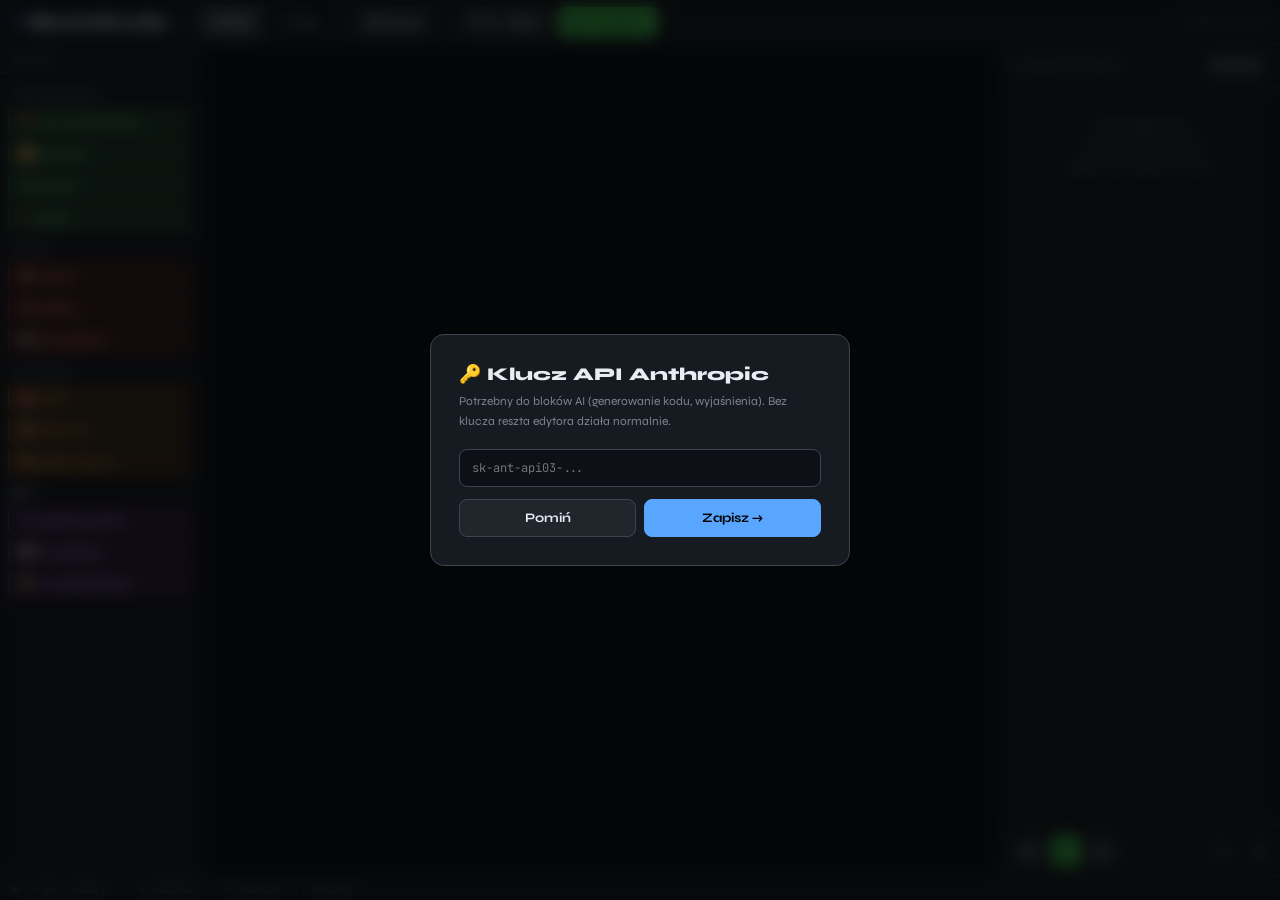
<file: ai-block-studio.html>
<!DOCTYPE html>
<html lang="pl">
<head>
<meta charset="UTF-8">
<meta name="viewport" content="width=device-width, initial-scale=1.0">
<title>AI Block Studio</title>
<link href="https://fonts.googleapis.com/css2?family=JetBrains+Mono:wght@400;500;700&family=Syne:wght@400;600;700;800&display=swap" rel="stylesheet">
<style>
:root {
  --bg: #0d1117;
  --s1: #161b22;
  --s2: #21262d;
  --s3: #30363d;
  --border: #3d444d;
  --text: #e6edf3;
  --muted: #7d8590;
  --green: #3fb950;
  --blue: #58a6ff;
  --purple: #bc8cff;
  --orange: #ffa657;
  --red: #f85149;
  --yellow: #e3b341;
  --cyan: #39d353;
  --r: 8px;
  --font-ui: 'Syne', sans-serif;
  --font-code: 'JetBrains Mono', monospace;
}
*, *::before, *::after { box-sizing: border-box; margin: 0; padding: 0; }
html, body { height: 100%; overflow: hidden; }
body { font-family: var(--font-ui); background: var(--bg); color: var(--text); display: flex; flex-direction: column; font-size: 13px; }

/* ═══ TOOLBAR ═══ */
#toolbar {
  height: 44px;
  background: var(--s1);
  border-bottom: 1px solid var(--border);
  display: flex;
  align-items: center;
  gap: 4px;
  padding: 0 12px;
  flex-shrink: 0;
  z-index: 50;
}
.tb-logo {
  font-size: 15px;
  font-weight: 800;
  color: var(--text);
  margin-right: 8px;
  letter-spacing: -.3px;
}
.tb-logo span { color: var(--blue); }

.tb-sep { width: 1px; height: 24px; background: var(--border); margin: 0 6px; }

.tb-btn {
  height: 30px;
  padding: 0 12px;
  border-radius: var(--r);
  border: 1px solid var(--border);
  background: var(--s2);
  color: var(--text);
  font-family: var(--font-ui);
  font-weight: 600;
  font-size: 12px;
  cursor: pointer;
  display: flex; align-items: center; gap: 6px;
  transition: all .12s;
  white-space: nowrap;
}
.tb-btn:hover { background: var(--s3); border-color: #666; }
.tb-btn.active { background: var(--blue); border-color: var(--blue); color: #fff; }
.tb-btn.green { background: var(--green); border-color: var(--green); color: #000; font-weight: 700; }
.tb-btn.green:hover { opacity: .9; }
.tb-btn.red { background: var(--red); border-color: var(--red); color: #fff; }
.tb-btn.red:hover { opacity: .9; }

.mode-toggle {
  display: flex;
  background: var(--bg);
  border: 1px solid var(--border);
  border-radius: var(--r);
  overflow: hidden;
}
.mode-toggle .tb-btn {
  border: none;
  border-radius: 0;
  background: transparent;
}
.mode-toggle .tb-btn.active { background: var(--s3); }

.tb-spacer { flex: 1; }

.rec-indicator {
  display: none;
  align-items: center;
  gap: 6px;
  color: var(--red);
  font-weight: 700;
  font-size: 12px;
}
.rec-indicator.on { display: flex; }
.rec-dot {
  width: 8px; height: 8px; border-radius: 50%;
  background: var(--red);
  animation: pulse-dot .8s ease-in-out infinite;
}
@keyframes pulse-dot { 0%,100%{opacity:1;transform:scale(1)} 50%{opacity:.4;transform:scale(.7)} }

/* ═══ MAIN LAYOUT ═══ */
#main {
  flex: 1;
  display: grid;
  grid-template-columns: 200px 1fr 280px;
  overflow: hidden;
}

/* ═══ BLOCK PALETTE ═══ */
#palette {
  background: var(--s1);
  border-right: 1px solid var(--border);
  display: flex;
  flex-direction: column;
  overflow: hidden;
}
#palette-header {
  padding: 10px 12px 6px;
  font-size: 10px;
  font-weight: 700;
  text-transform: uppercase;
  letter-spacing: 1.5px;
  color: var(--muted);
  border-bottom: 1px solid var(--border);
  flex-shrink: 0;
}
#palette-scroll {
  flex: 1;
  overflow-y: auto;
  padding: 8px;
  display: flex;
  flex-direction: column;
  gap: 2px;
}
.cat-label {
  font-size: 10px;
  font-weight: 700;
  text-transform: uppercase;
  letter-spacing: 1px;
  padding: 8px 4px 4px;
  color: var(--muted);
}

.pal-block {
  border-radius: 6px;
  padding: 7px 10px;
  font-size: 12px;
  font-weight: 600;
  cursor: grab;
  user-select: none;
  display: flex; align-items: center; gap: 6px;
  transition: transform .1s, box-shadow .1s;
  border: 1px solid transparent;
}
.pal-block:hover { transform: translateX(3px); }
.pal-block:active { cursor: grabbing; opacity: .7; }

/* ═══ CANVAS AREA ═══ */
#editor-area {
  position: relative;
  overflow: hidden;
  background: var(--bg);
}

/* BLOCK VIEW */
#block-view {
  position: absolute; inset: 0;
  overflow: auto;
  padding: 20px;
  display: flex;
  flex-direction: column;
  gap: 0;
}
#block-view.hidden { display: none; }

.block-stack {
  display: inline-flex;
  flex-direction: column;
  min-width: 320px;
  position: relative;
}

.canvas-block {
  position: relative;
  border-radius: 0;
  padding: 8px 12px 8px 14px;
  font-size: 13px;
  font-weight: 600;
  display: flex;
  align-items: center;
  gap: 8px;
  cursor: grab;
  user-select: none;
  border-left: 3px solid transparent;
  border-top: 1px solid transparent;
  transition: background .1s;
  min-height: 38px;
}
.canvas-block:first-child { border-radius: 8px 8px 0 0; }
.canvas-block:last-child { border-radius: 0 0 8px 8px; }
.canvas-block:only-child { border-radius: 8px; }
.canvas-block:hover { filter: brightness(1.15); }
.canvas-block.dragging { opacity: .35; }
.canvas-block.drop-target { outline: 2px dashed var(--blue); outline-offset: -2px; }

.block-notch {
  position: absolute;
  left: 22px; top: -5px;
  width: 20px; height: 10px;
  border-radius: 3px 3px 0 0;
  background: inherit;
}
.canvas-block:first-child .block-notch { display: none; }

.block-field {
  background: #00000030;
  border: 1px solid #ffffff25;
  border-radius: 5px;
  padding: 2px 7px;
  color: #fff;
  font-family: var(--font-code);
  font-size: 11px;
  font-weight: 500;
  min-width: 60px;
  max-width: 140px;
  outline: none;
  cursor: text;
}
.block-field:focus { border-color: #ffffff55; background: #ffffff15; }

.block-rm {
  margin-left: auto;
  background: none;
  border: none;
  color: #ffffff30;
  cursor: pointer;
  font-size: 14px;
  width: 20px; height: 20px;
  border-radius: 4px;
  display: flex; align-items: center; justify-content: center;
  transition: color .1s, background .1s;
  flex-shrink: 0;
}
.block-rm:hover { color: var(--red); background: #f8514920; }

/* Canvas empty hint */
#canvas-hint {
  position: absolute;
  top: 50%; left: 50%;
  transform: translate(-50%, -50%);
  text-align: center;
  color: var(--s3);
  pointer-events: none;
  font-size: 13px;
  line-height: 1.7;
}
#canvas-hint svg { display: block; margin: 0 auto 12px; }

/* Drop zones */
.dropzone {
  height: 6px;
  border-radius: 3px;
  transition: height .15s, background .15s;
}
.dropzone.hover { height: 24px; background: #58a6ff30; border: 2px dashed var(--blue); }

/* CODE VIEW */
#code-view {
  position: absolute; inset: 0;
  overflow: auto;
  background: var(--bg);
  font-family: var(--font-code);
  font-size: 13px;
  line-height: 1.7;
  padding: 20px;
  outline: none;
  color: var(--text);
  white-space: pre;
}
#code-view.hidden { display: none; }

/* Syntax highlighting done via spans */
.tok-kw { color: #ff7b72; }
.tok-fn { color: #d2a8ff; }
.tok-str { color: var(--orange); }
.tok-num { color: var(--blue); }
.tok-cmt { color: var(--muted); font-style: italic; }
.tok-var { color: #79c0ff; }

/* ═══ TIMELINE / PLAYBACK ═══ */
#timeline-panel {
  background: var(--s1);
  border-left: 1px solid var(--border);
  display: flex;
  flex-direction: column;
  overflow: hidden;
}
#timeline-header {
  padding: 10px 12px;
  font-size: 10px;
  font-weight: 700;
  text-transform: uppercase;
  letter-spacing: 1.5px;
  color: var(--muted);
  border-bottom: 1px solid var(--border);
  flex-shrink: 0;
  display: flex; align-items: center; justify-content: space-between;
}
#timeline-scroll {
  flex: 1;
  overflow-y: auto;
  padding: 8px;
  display: flex;
  flex-direction: column;
  gap: 3px;
}

.tl-frame {
  background: var(--s2);
  border: 1px solid var(--border);
  border-radius: 6px;
  padding: 7px 10px;
  cursor: pointer;
  display: flex; align-items: center; gap: 8px;
  transition: border-color .1s, background .1s;
  font-size: 11px;
}
.tl-frame:hover { border-color: var(--blue); }
.tl-frame.active { border-color: var(--blue); background: #58a6ff15; }
.tl-frame.playing { border-color: var(--green); background: #3fb95015; }
.tl-num {
  font-family: var(--font-code);
  font-size: 10px;
  color: var(--muted);
  min-width: 22px;
}
.tl-icon { font-size: 14px; }
.tl-desc { flex: 1; color: var(--text); font-weight: 600; overflow: hidden; text-overflow: ellipsis; white-space: nowrap; }
.tl-time { font-family: var(--font-code); font-size: 10px; color: var(--muted); }

.tl-empty { color: var(--muted); font-size: 12px; padding: 20px; text-align: center; line-height: 1.7; }

/* Playback controls */
#playback-bar {
  border-top: 1px solid var(--border);
  padding: 10px 12px;
  display: flex; align-items: center; gap: 8px;
  flex-shrink: 0;
}
.pb-btn {
  width: 30px; height: 30px;
  border-radius: 6px;
  border: 1px solid var(--border);
  background: var(--s2);
  color: var(--text);
  cursor: pointer;
  display: flex; align-items: center; justify-content: center;
  font-size: 14px;
  transition: all .1s;
}
.pb-btn:hover { background: var(--s3); }
.pb-btn.play { background: var(--green); border-color: var(--green); color: #000; }
#pb-progress {
  flex: 1;
  height: 4px;
  background: var(--s3);
  border-radius: 2px;
  overflow: hidden;
}
#pb-fill {
  height: 100%;
  background: var(--blue);
  width: 0%;
  transition: width .15s;
}
.pb-speed {
  font-family: var(--font-code);
  font-size: 11px;
  color: var(--muted);
  background: none;
  border: 1px solid var(--border);
  border-radius: 4px;
  color: var(--text);
  padding: 3px 6px;
  cursor: pointer;
}

/* ═══ CURSOR GHOST ═══ */
#cursor-ghost {
  position: fixed;
  pointer-events: none;
  z-index: 9999;
  display: none;
  width: 20px;
  height: 20px;
  transition: left .12s cubic-bezier(.25,.1,.25,1), top .12s cubic-bezier(.25,.1,.25,1);
}
#cursor-ghost svg { filter: drop-shadow(0 2px 6px #000a); }

/* ═══ SIMULATED BLOCK GHOST ═══ */
#block-ghost {
  position: fixed;
  pointer-events: none;
  z-index: 9998;
  display: none;
  opacity: .8;
  border-radius: 8px;
  padding: 8px 14px;
  font-size: 13px;
  font-weight: 600;
  transition: left .12s, top .12s;
  box-shadow: 0 8px 30px #0009;
}

/* ═══ STATUSBAR ═══ */
#statusbar {
  height: 24px;
  background: var(--s1);
  border-top: 1px solid var(--border);
  display: flex; align-items: center; gap: 12px;
  padding: 0 12px;
  font-size: 11px;
  color: var(--muted);
  flex-shrink: 0;
  font-family: var(--font-code);
}
.sb-dot { width: 6px; height: 6px; border-radius: 50%; background: var(--green); }

/* ═══ SCROLLBAR ═══ */
::-webkit-scrollbar { width: 6px; height: 6px; }
::-webkit-scrollbar-track { background: transparent; }
::-webkit-scrollbar-thumb { background: var(--border); border-radius: 3px; }

/* ═══ TOAST ═══ */
#toast {
  position: fixed;
  bottom: 36px; left: 50%;
  transform: translateX(-50%) translateY(20px);
  background: var(--s2);
  border: 1px solid var(--border);
  border-radius: 8px;
  padding: 8px 18px;
  font-size: 12px;
  font-weight: 600;
  opacity: 0;
  transition: all .2s;
  pointer-events: none;
  z-index: 1000;
  white-space: nowrap;
}
#toast.show { opacity: 1; transform: translateX(-50%) translateY(0); }

/* Block color scheme */
.bc-control { background: #1f3a2d; border-left-color: var(--green) !important; color: #7ee787; }
.bc-motion  { background: #1f2d3a; border-left-color: var(--blue) !important; color: #79c0ff; }
.bc-ai      { background: #2d1f3a; border-left-color: var(--purple) !important; color: #d2a8ff; }
.bc-looks   { background: #3a2d1f; border-left-color: var(--orange) !important; color: #ffa657; }
.bc-data    { background: #3a1f1f; border-left-color: var(--red) !important; color: #ffa198; }

/* ═══ API MODAL ═══ */
#api-modal {
  position: fixed; inset: 0;
  background: #000a;
  z-index: 200;
  display: flex; align-items: center; justify-content: center;
  backdrop-filter: blur(8px);
}
#api-modal.hidden { display: none; }
.modal-box {
  background: var(--s1);
  border: 1px solid var(--border);
  border-radius: 14px;
  padding: 28px;
  width: 420px;
  max-width: 95vw;
}
.modal-box h2 { font-size: 18px; font-weight: 800; margin-bottom: 6px; }
.modal-box p { color: var(--muted); font-size: 12px; line-height: 1.7; margin-bottom: 18px; }
.modal-box input {
  width: 100%;
  background: var(--bg);
  border: 1px solid var(--border);
  border-radius: 8px;
  padding: 10px 12px;
  color: var(--text);
  font-family: var(--font-code);
  font-size: 12px;
  outline: none;
  margin-bottom: 12px;
}
.modal-box input:focus { border-color: var(--blue); }
.modal-row { display: flex; gap: 8px; }
.modal-btn {
  flex: 1;
  padding: 10px;
  border-radius: 8px;
  border: 1px solid var(--border);
  background: var(--s2);
  color: var(--text);
  font-family: var(--font-ui);
  font-weight: 700;
  font-size: 13px;
  cursor: pointer;
}
.modal-btn.primary { background: var(--blue); border-color: var(--blue); color: #000; }
.modal-btn:hover { opacity: .9; }
</style>
</head>
<body>

<!-- CURSOR GHOST -->
<div id="cursor-ghost">
  <svg width="20" height="24" viewBox="0 0 20 24">
    <path d="M0 0 L0 18 L5 13 L8 20 L10.5 19 L7.5 12 L14 12 Z" fill="white" stroke="#333" stroke-width="1.2"/>
  </svg>
</div>
<div id="block-ghost"></div>

<!-- API MODAL -->
<div id="api-modal">
  <div class="modal-box">
    <h2>🔑 Klucz API Anthropic</h2>
    <p>Potrzebny do bloków AI (generowanie kodu, wyjaśnienia). Bez klucza reszta edytora działa normalnie.</p>
    <input type="password" id="api-input" placeholder="sk-ant-api03-..." autocomplete="off">
    <div class="modal-row">
      <button class="modal-btn" onclick="skipAPI()">Pomiń</button>
      <button class="modal-btn primary" onclick="saveAPI()">Zapisz →</button>
    </div>
  </div>
</div>

<!-- TOOLBAR -->
<div id="toolbar">
  <span class="tb-logo"><span>⬡</span> BlockStudio</span>
  <div class="tb-sep"></div>
  <div class="mode-toggle">
    <button class="tb-btn active" id="btn-blocks" onclick="setMode('blocks')">⬡ Bloki</button>
    <button class="tb-btn" id="btn-code" onclick="setMode('code')">{ } Kod</button>
  </div>
  <div class="tb-sep"></div>
  <button class="tb-btn" id="btn-rec" onclick="toggleRecord()">⏺ Nagraj</button>
  <button class="tb-btn" id="btn-play" onclick="playSession()" style="display:none">▶ Odtwórz</button>
  <button class="tb-btn" id="btn-export" onclick="exportGIF()" style="display:none">⤓ GIF</button>
  <div class="rec-indicator" id="rec-ind">
    <div class="rec-dot"></div> REC
  </div>
  <div class="tb-sep"></div>
  <button class="tb-btn" onclick="generateFromAI()">✦ AI → Bloki</button>
  <button class="tb-btn green" onclick="runProgram()">▶ Uruchom</button>
  <div class="tb-spacer"></div>
  <span style="font-size:11px; color:var(--muted); font-family:var(--font-code)">
    <span id="api-status" style="color:var(--muted)">○ brak klucza</span>
  </span>
</div>

<!-- MAIN -->
<div id="main">

  <!-- PALETTE -->
  <div id="palette">
    <div id="palette-header">Bloki</div>
    <div id="palette-scroll"></div>
  </div>

  <!-- EDITOR -->
  <div id="editor-area"
    ondragover="onCanvasDragOver(event)"
    ondrop="onCanvasDrop(event)">
    <div id="canvas-hint">
      <svg width="48" height="48" viewBox="0 0 48 48" fill="none">
        <rect x="4" y="14" width="40" height="10" rx="5" fill="#3d444d"/>
        <rect x="4" y="28" width="40" height="10" rx="5" fill="#30363d"/>
        <rect x="14" y="9" width="20" height="10" rx="5" fill="#3d444d"/>
      </svg>
      Przeciągnij bloki z panelu<br>lub użyj <strong>✦ AI → Bloki</strong>
    </div>
    <div id="block-view"></div>
    <div id="code-view" contenteditable="true" spellcheck="false" class="hidden" oninput="onCodeEdit()"></div>
  </div>

  <!-- TIMELINE -->
  <div id="timeline-panel">
    <div id="timeline-header">
      <span>Nagranie sesji</span>
      <button class="tb-btn" style="height:22px;font-size:10px;padding:0 8px" onclick="clearSession()">Wyczyść</button>
    </div>
    <div id="timeline-scroll">
      <div class="tl-empty">Naciśnij ⏺ Nagraj<br>a każda akcja zostanie<br>nagrana jak klatka animacji.</div>
    </div>
    <div id="playback-bar">
      <button class="pb-btn" onclick="stepBack()">⏮</button>
      <button class="pb-btn play" id="pb-play-btn" onclick="togglePlayback()">▶</button>
      <button class="pb-btn" onclick="stepForward()">⏭</button>
      <div id="pb-progress"><div id="pb-fill"></div></div>
      <select class="pb-speed" id="pb-speed">
        <option value="2000">0.5×</option>
        <option value="1000" selected>1×</option>
        <option value="500">2×</option>
        <option value="200">5×</option>
      </select>
    </div>
  </div>
</div>

<!-- STATUSBAR -->
<div id="statusbar">
  <div class="sb-dot"></div>
  <span id="sb-mode">Tryb: Bloki</span>
  <span>|</span>
  <span id="sb-blocks">0 bloków</span>
  <span>|</span>
  <span id="sb-frames">0 klatek</span>
  <span>|</span>
  <span id="sb-cursor">Gotowy</span>
</div>

<div id="toast"></div>

<script>
// ═══════════════════════════════════════════════
//  STATE
// ═══════════════════════════════════════════════
let state = {
  mode: 'blocks',      // 'blocks' | 'code'
  blocks: [],          // [{id, type, fields:{}}]
  recording: false,
  session: [],         // [{t, action, data, snapshot}]
  playhead: -1,
  playing: false,
  playTimer: null,
  dragId: null,
  dragFromPalette: null,
  apiKey: '',
  counter: 0,
  recStart: 0,
};

// ═══════════════════════════════════════════════
//  BLOCK DEFINITIONS
// ═══════════════════════════════════════════════
const CATS = [
  { name: 'Sterowanie', color: 'bc-control', blocks: [
    { type: 'on_start',   icon: '🚩', label: 'po uruchomieniu', fields: [] },
    { type: 'repeat',     icon: '🔁', label: 'powtórz', fields: [{k:'n',ph:'3',w:40}], suffix: 'razy' },
    { type: 'wait',       icon: '⏱', label: 'czekaj', fields: [{k:'ms',ph:'500',w:50}], suffix: 'ms' },
    { type: 'if_true',    icon: '❓', label: 'jeżeli', fields: [{k:'cond',ph:'x > 0',w:80}] },
  ]},
  { name: 'Dane', color: 'bc-data', blocks: [
    { type: 'set_var',    icon: '📦', label: 'ustaw', fields: [{k:'name',ph:'x',w:45}], mid: '=', fields2: [{k:'val',ph:'0',w:60}] },
    { type: 'print',      icon: '🖨',  label: 'wypisz', fields: [{k:'val',ph:'tekst',w:100}] },
    { type: 'input',      icon: '⌨️', label: 'wczytaj do', fields: [{k:'name',ph:'x',w:60}] },
  ]},
  { name: 'Wygląd', color: 'bc-looks', blocks: [
    { type: 'set_title',  icon: '📛', label: 'tytuł:', fields: [{k:'text',ph:'Mój program',w:120}] },
    { type: 'set_color',  icon: '🎨', label: 'kolor tła:', fields: [{k:'color',ph:'#1a1826',w:80}] },
    { type: 'show_img',   icon: '🖼', label: 'pokaż obraz:', fields: [{k:'url',ph:'url...',w:120}] },
  ]},
  { name: '🤖 AI', color: 'bc-ai', blocks: [
    { type: 'ai_gen',     icon: '✦', label: 'AI generuj kod:', fields: [{k:'prompt',ph:'zrób pętlę...',w:140}] },
    { type: 'ai_ask',     icon: '💬', label: 'AI zapytaj:', fields: [{k:'q',ph:'Co to jest...',w:140}] },
    { type: 'ai_explain', icon: '💡', label: 'AI wyjaśnij blok', fields: [] },
  ]},
];

const BLOCK_MAP = {};
CATS.forEach(cat => cat.blocks.forEach(b => { BLOCK_MAP[b.type] = { ...b, catColor: cat.color }; }));

// ═══════════════════════════════════════════════
//  INIT
// ═══════════════════════════════════════════════
function init() {
  buildPalette();
  renderAll();
}

function buildPalette() {
  const scroll = document.getElementById('palette-scroll');
  scroll.innerHTML = '';
  CATS.forEach(cat => {
    const lbl = document.createElement('div');
    lbl.className = 'cat-label';
    lbl.textContent = cat.name;
    scroll.appendChild(lbl);
    cat.blocks.forEach(bd => {
      const el = document.createElement('div');
      el.className = `pal-block ${cat.color}`;
      el.draggable = true;
      el.innerHTML = `${bd.icon} ${bd.label}`;
      el.dataset.type = bd.type;
      el.addEventListener('dragstart', e => {
        state.dragFromPalette = bd.type;
        e.dataTransfer.effectAllowed = 'copy';
        e.dataTransfer.setData('text/plain', bd.type);
      });
      el.addEventListener('click', () => {
        addBlock(bd.type);
        recordAction('add_block', { type: bd.type });
      });
      scroll.appendChild(el);
    });
  });
}

// ═══════════════════════════════════════════════
//  BLOCKS CRUD
// ═══════════════════════════════════════════════
function addBlock(type, fields = {}, insertAt = -1) {
  const def = BLOCK_MAP[type];
  if (!def) return;
  const id = ++state.counter;
  const allFields = [...(def.fields || []), ...(def.fields2 || [])];
  const f = {};
  allFields.forEach(fd => f[fd.k] = fields[fd.k] !== undefined ? fields[fd.k] : '');
  const block = { id, type, fields: f };
  if (insertAt >= 0 && insertAt < state.blocks.length) {
    state.blocks.splice(insertAt, 0, block);
  } else {
    state.blocks.push(block);
  }
  renderAll();
  updateStatus();
  return id;
}

function removeBlock(id) {
  const idx = state.blocks.findIndex(b => b.id === id);
  if (idx === -1) return;
  state.blocks.splice(idx, 1);
  recordAction('remove_block', { id });
  renderAll();
  updateStatus();
}

function updateField(id, key, val) {
  const b = state.blocks.find(b => b.id === id);
  if (b) {
    b.fields[key] = val;
    if (state.mode === 'code') syncCodeFromBlocks();
  }
  recordAction('edit_field', { id, key, val });
}

function moveBlock(fromIdx, toIdx) {
  if (fromIdx === toIdx) return;
  const [b] = state.blocks.splice(fromIdx, 1);
  state.blocks.splice(toIdx, 0, b);
  recordAction('move_block', { fromIdx, toIdx });
  renderAll();
  updateStatus();
}

// ═══════════════════════════════════════════════
//  RENDER BLOCKS
// ═══════════════════════════════════════════════
function renderAll() {
  renderBlocks();
  if (state.mode === 'code') syncCodeFromBlocks();
  document.getElementById('canvas-hint').style.display = state.blocks.length ? 'none' : '';
}

function renderBlocks() {
  const view = document.getElementById('block-view');
  view.innerHTML = '';
  const stack = document.createElement('div');
  stack.className = 'block-stack';

  state.blocks.forEach((block, idx) => {
    // drop zone above
    const dz = makeDropzone(idx);
    stack.appendChild(dz);

    const def = BLOCK_MAP[block.type];
    if (!def) return;

    const el = document.createElement('div');
    el.className = `canvas-block ${def.catColor}`;
    el.dataset.id = block.id;
    el.dataset.idx = idx;

    // Notch
    const notch = document.createElement('div');
    notch.className = 'block-notch';
    notch.style.background = getBlockBg(def.catColor);
    el.appendChild(notch);

    // Icon + label
    const iconSpan = document.createElement('span');
    iconSpan.textContent = def.icon + ' ' + def.label;
    iconSpan.style.pointerEvents = 'none';
    el.appendChild(iconSpan);

    // Fields
    (def.fields || []).forEach(fd => {
      const inp = document.createElement('input');
      inp.className = 'block-field';
      inp.value = block.fields[fd.k] || '';
      inp.placeholder = fd.ph;
      inp.style.width = (fd.w || 80) + 'px';
      inp.onclick = e => e.stopPropagation();
      inp.oninput = e => { updateField(block.id, fd.k, e.target.value); };
      el.appendChild(inp);
    });

    if (def.mid) {
      const m = document.createElement('span');
      m.textContent = def.mid;
      m.style.opacity = '.6';
      el.appendChild(m);
    }

    (def.fields2 || []).forEach(fd => {
      const inp = document.createElement('input');
      inp.className = 'block-field';
      inp.value = block.fields[fd.k] || '';
      inp.placeholder = fd.ph;
      inp.style.width = (fd.w || 80) + 'px';
      inp.onclick = e => e.stopPropagation();
      inp.oninput = e => { updateField(block.id, fd.k, e.target.value); };
      el.appendChild(inp);
    });

    if (def.suffix) {
      const s = document.createElement('span');
      s.textContent = def.suffix;
      s.style.opacity = '.6';
      el.appendChild(s);
    }

    // Remove btn
    const rm = document.createElement('button');
    rm.className = 'block-rm';
    rm.innerHTML = '✕';
    rm.title = 'Usuń blok';
    rm.onclick = e => { e.stopPropagation(); removeBlock(block.id); };
    el.appendChild(rm);

    // Drag to reorder
    el.draggable = true;
    el.addEventListener('dragstart', e => {
      state.dragId = idx;
      state.dragFromPalette = null;
      e.dataTransfer.effectAllowed = 'move';
      setTimeout(() => el.classList.add('dragging'), 0);
    });
    el.addEventListener('dragend', () => el.classList.remove('dragging'));

    stack.appendChild(el);
  });

  // last drop zone
  const dzLast = makeDropzone(state.blocks.length);
  stack.appendChild(dzLast);

  view.appendChild(stack);
}

function makeDropzone(idx) {
  const dz = document.createElement('div');
  dz.className = 'dropzone';
  dz.dataset.dropIdx = idx;
  dz.addEventListener('dragover', e => { e.preventDefault(); dz.classList.add('hover'); });
  dz.addEventListener('dragleave', () => dz.classList.remove('hover'));
  dz.addEventListener('drop', e => {
    e.preventDefault();
    dz.classList.remove('hover');
    handleBlockDrop(idx);
  });
  return dz;
}

function getBlockBg(cls) {
  const map = { 'bc-control': '#1f3a2d', 'bc-motion': '#1f2d3a', 'bc-ai': '#2d1f3a', 'bc-looks': '#3a2d1f', 'bc-data': '#3a1f1f' };
  return map[cls] || '#222';
}

// ═══════════════════════════════════════════════
//  DRAG & DROP
// ═══════════════════════════════════════════════
function onCanvasDragOver(e) { e.preventDefault(); }

function onCanvasDrop(e) {
  e.preventDefault();
  if (state.dragFromPalette) {
    addBlock(state.dragFromPalette);
    recordAction('add_block', { type: state.dragFromPalette });
    state.dragFromPalette = null;
  }
}

function handleBlockDrop(toIdx) {
  if (state.dragFromPalette) {
    addBlock(state.dragFromPalette, {}, toIdx);
    recordAction('add_block', { type: state.dragFromPalette, at: toIdx });
    state.dragFromPalette = null;
  } else if (state.dragId !== null) {
    const from = state.dragId;
    let to = toIdx;
    if (to > from) to--;
    moveBlock(from, to);
    state.dragId = null;
  }
}

// ═══════════════════════════════════════════════
//  MODE SWITCHING
// ═══════════════════════════════════════════════
function setMode(mode) {
  if (mode === state.mode) return;
  state.mode = mode;

  document.getElementById('btn-blocks').classList.toggle('active', mode === 'blocks');
  document.getElementById('btn-code').classList.toggle('active', mode === 'code');

  const bv = document.getElementById('block-view');
  const cv = document.getElementById('code-view');

  if (mode === 'code') {
    bv.classList.add('hidden');
    cv.classList.remove('hidden');
    syncCodeFromBlocks();
    recordAction('switch_mode', { mode: 'code' });
  } else {
    cv.classList.add('hidden');
    bv.classList.remove('hidden');
    syncBlocksFromCode();
    recordAction('switch_mode', { mode: 'blocks' });
  }

  document.getElementById('sb-mode').textContent = 'Tryb: ' + (mode === 'blocks' ? 'Bloki' : 'Kod');
}

// ═══════════════════════════════════════════════
//  CODE ↔ BLOCKS SYNC
// ═══════════════════════════════════════════════
function blocksToCode() {
  if (state.blocks.length === 0) return '// Brak bloków\n// Przeciągnij bloki lub użyj AI → Bloki\n';
  let code = '';
  state.blocks.forEach(b => {
    const def = BLOCK_MAP[b.type];
    if (!def) return;
    switch (b.type) {
      case 'on_start':   code += `// po uruchomieniu\n`; break;
      case 'repeat':     code += `for (let i = 0; i < ${b.fields.n||3}; i++) {\n`; break;
      case 'wait':       code += `  await sleep(${b.fields.ms||500});\n`; break;
      case 'if_true':    code += `if (${b.fields.cond||'true'}) {\n`; break;
      case 'set_var':    code += `let ${b.fields.name||'x'} = ${b.fields.val||'0'};\n`; break;
      case 'print':      code += `console.log(${JSON.stringify(b.fields.val||'')});\n`; break;
      case 'input':      code += `const ${b.fields.name||'x'} = await input();\n`; break;
      case 'set_title':  code += `document.title = ${JSON.stringify(b.fields.text||'')};\n`; break;
      case 'set_color':  code += `document.body.style.background = "${b.fields.color||'#000'}";\n`; break;
      case 'show_img':   code += `showImage("${b.fields.url||''}");\n`; break;
      case 'ai_gen':     code += `// AI: ${b.fields.prompt||'...'}\n`; break;
      case 'ai_ask':     code += `const answer = await ai.ask(${JSON.stringify(b.fields.q||'')});\n`; break;
      case 'ai_explain': code += `// ai.explain(currentBlock)\n`; break;
      default:           code += `// ${b.type}\n`;
    }
  });
  return code;
}

function syncCodeFromBlocks() {
  const code = blocksToCode();
  const cv = document.getElementById('code-view');
  cv.innerHTML = highlightCode(code);
}

function syncBlocksFromCode() {
  // Parse code back to blocks (simplified)
  const cv = document.getElementById('code-view');
  const raw = cv.innerText || '';
  const lines = raw.split('\n');
  const newBlocks = [];
  lines.forEach(line => {
    line = line.trim();
    if (!line || line === '') return;
    if (line.startsWith('// po uruchomieniu')) {
      newBlocks.push({ id: ++state.counter, type: 'on_start', fields: {} });
    } else if (line.match(/^for\s*\(let i/)) {
      const m = line.match(/i\s*<\s*(\d+)/);
      newBlocks.push({ id: ++state.counter, type: 'repeat', fields: { n: m ? m[1] : '3' } });
    } else if (line.match(/^await sleep/)) {
      const m = line.match(/\((\d+)\)/);
      newBlocks.push({ id: ++state.counter, type: 'wait', fields: { ms: m ? m[1] : '500' } });
    } else if (line.match(/^if\s*\(/)) {
      const m = line.match(/\((.+)\)/);
      newBlocks.push({ id: ++state.counter, type: 'if_true', fields: { cond: m ? m[1] : 'true' } });
    } else if (line.match(/^let\s+\w+\s*=/)) {
      const m = line.match(/^let\s+(\w+)\s*=\s*(.+);/);
      newBlocks.push({ id: ++state.counter, type: 'set_var', fields: { name: m?m[1]:'x', val: m?m[2]:'0' } });
    } else if (line.match(/^console\.log/)) {
      const m = line.match(/console\.log\((.+)\);/);
      let val = m ? m[1] : '';
      val = val.replace(/^"|"$/g,'').replace(/^'|'$/g,'');
      newBlocks.push({ id: ++state.counter, type: 'print', fields: { val } });
    } else if (line.match(/^\/\/ AI:/)) {
      const prompt = line.replace('// AI:', '').trim();
      newBlocks.push({ id: ++state.counter, type: 'ai_gen', fields: { prompt } });
    } else if (line.match(/^const \w+ = await ai\.ask/)) {
      const m = line.match(/ai\.ask\((.+)\)/);
      let q = m ? m[1] : '';
      q = q.replace(/^"|"$/g,'');
      newBlocks.push({ id: ++state.counter, type: 'ai_ask', fields: { q } });
    }
  });
  if (newBlocks.length > 0) {
    state.blocks = newBlocks;
    renderBlocks();
    updateStatus();
    toast('Kod zsynchronizowany → bloki');
  }
}

function onCodeEdit() {
  // debounce sync
  clearTimeout(window._codeSyncTimer);
  window._codeSyncTimer = setTimeout(() => {
    if (state.mode === 'code') {
      recordAction('edit_code', { code: document.getElementById('code-view').innerText });
    }
  }, 600);
}

function highlightCode(code) {
  return code
    .replace(/&/g,'&amp;').replace(/</g,'&lt;').replace(/>/g,'&gt;')
    .replace(/(\/\/.*?)(\n|$)/g, '<span class="tok-cmt">$1</span>$2')
    .replace(/\b(let|const|var|for|if|else|await|async|return|function|of|in|true|false|null|undefined)\b/g, '<span class="tok-kw">$1</span>')
    .replace(/\b(console\.log|sleep|input|showImage|ai\.ask|ai\.explain|document\.title|document\.body)\b/g, '<span class="tok-fn">$1</span>')
    .replace(/"([^"]*)"/g, '<span class="tok-str">"$1"</span>')
    .replace(/\b(\d+)\b/g, '<span class="tok-num">$1</span>');
}

// ═══════════════════════════════════════════════
//  RECORDING
// ═══════════════════════════════════════════════
function toggleRecord() {
  state.recording = !state.recording;
  const btn = document.getElementById('btn-rec');
  const ind = document.getElementById('rec-ind');

  if (state.recording) {
    state.recStart = Date.now();
    btn.classList.add('red');
    btn.textContent = '⏹ Stop';
    ind.classList.add('on');
    // Record initial state
    recordAction('session_start', { blocks: JSON.parse(JSON.stringify(state.blocks)) });
    toast('Nagrywanie rozpoczęte');
  } else {
    btn.classList.remove('red');
    btn.textContent = '⏺ Nagraj';
    ind.classList.remove('on');
    document.getElementById('btn-play').style.display = '';
    document.getElementById('btn-export').style.display = '';
    toast(`Nagrano ${state.session.length} klatek`);
  }
}

function recordAction(action, data = {}) {
  if (!state.recording) return;
  const t = Date.now() - state.recStart;
  const frame = {
    t,
    action,
    data,
    snapshot: JSON.parse(JSON.stringify(state.blocks)),
    mode: state.mode,
  };
  state.session.push(frame);
  renderTimeline();
  updateStatus();
}

function clearSession() {
  state.session = [];
  state.playhead = -1;
  renderTimeline();
  updateStatus();
  document.getElementById('btn-play').style.display = 'none';
  document.getElementById('btn-export').style.display = 'none';
  toast('Sesja wyczyszczona');
}

// ═══════════════════════════════════════════════
//  TIMELINE RENDER
// ═══════════════════════════════════════════════
const ACTION_ICONS = {
  session_start: '🚩', add_block: '➕', remove_block: '✕',
  move_block: '↕', edit_field: '✏️', switch_mode: '⇄',
  edit_code: '{ }', ai_gen: '✦', run: '▶',
};
const ACTION_LABELS = {
  session_start: 'Start sesji', add_block: 'Dodano blok',
  remove_block: 'Usunięto blok', move_block: 'Przesunięto blok',
  edit_field: 'Edytowano pole', switch_mode: 'Zmiana trybu',
  edit_code: 'Edycja kodu', ai_gen: 'AI generuje', run: 'Uruchomiono',
};

function renderTimeline() {
  const scroll = document.getElementById('timeline-scroll');
  if (state.session.length === 0) {
    scroll.innerHTML = '<div class="tl-empty">Naciśnij ⏺ Nagraj<br>a każda akcja zostanie<br>nagrana jak klatka animacji.</div>';
    return;
  }
  scroll.innerHTML = '';
  state.session.forEach((frame, i) => {
    const el = document.createElement('div');
    el.className = 'tl-frame' + (i === state.playhead ? ' active' : '');
    el.onclick = () => jumpToFrame(i);
    const t = (frame.t / 1000).toFixed(1);
    const icon = ACTION_ICONS[frame.action] || '●';
    const label = ACTION_LABELS[frame.action] || frame.action;
    el.innerHTML = `
      <span class="tl-num">${i + 1}</span>
      <span class="tl-icon">${icon}</span>
      <span class="tl-desc">${label}${frame.data?.type ? ': ' + frame.data.type : ''}</span>
      <span class="tl-time">${t}s</span>
    `;
    scroll.appendChild(el);
  });
  // scroll to bottom
  scroll.scrollTop = scroll.scrollHeight;
}

// ═══════════════════════════════════════════════
//  PLAYBACK
// ═══════════════════════════════════════════════
function playSession() {
  if (state.session.length === 0) { toast('Brak nagrania'); return; }
  state.playhead = 0;
  applyFrame(0);
  startPlayback();
}

function togglePlayback() {
  if (state.playing) {
    stopPlayback();
  } else {
    if (state.playhead >= state.session.length - 1) state.playhead = 0;
    startPlayback();
  }
}

function startPlayback() {
  state.playing = true;
  document.getElementById('pb-play-btn').textContent = '⏸';
  playNextFrame();
}

function stopPlayback() {
  state.playing = false;
  clearTimeout(state.playTimer);
  document.getElementById('pb-play-btn').textContent = '▶';
}

function playNextFrame() {
  if (!state.playing) return;
  if (state.playhead >= state.session.length) {
    stopPlayback();
    toast('Odtwarzanie zakończone');
    return;
  }
  applyFrame(state.playhead);
  const delay = parseInt(document.getElementById('pb-speed').value);
  state.playTimer = setTimeout(() => {
    state.playhead++;
    playNextFrame();
  }, delay);
}

function applyFrame(idx) {
  if (idx < 0 || idx >= state.session.length) return;
  const frame = state.session[idx];

  // Restore snapshot
  state.blocks = JSON.parse(JSON.stringify(frame.snapshot));

  // Switch mode visually
  const wasMode = state.mode;
  state.mode = frame.mode;
  document.getElementById('btn-blocks').classList.toggle('active', state.mode === 'blocks');
  document.getElementById('btn-code').classList.toggle('active', state.mode === 'code');
  document.getElementById('block-view').classList.toggle('hidden', state.mode !== 'blocks');
  document.getElementById('code-view').classList.toggle('hidden', state.mode !== 'code');

  renderAll();

  // Simulate cursor movement to relevant element
  if (frame.action === 'add_block') {
    simulateCursorToBlock(frame.data.type);
  } else if (frame.action === 'switch_mode') {
    const btn = frame.mode === 'code' ? document.getElementById('btn-code') : document.getElementById('btn-blocks');
    simulateCursorToEl(btn);
  }

  // Update timeline highlight
  state.playhead = idx;
  renderTimeline();
  const items = document.querySelectorAll('.tl-frame');
  if (items[idx]) {
    items[idx].classList.add('playing');
    items[idx].scrollIntoView({ block: 'nearest' });
  }

  // Progress bar
  const pct = state.session.length > 1 ? (idx / (state.session.length - 1)) * 100 : 0;
  document.getElementById('pb-fill').style.width = pct + '%';
  updateStatus();
}

function jumpToFrame(idx) {
  stopPlayback();
  applyFrame(idx);
}

function stepBack() {
  stopPlayback();
  if (state.playhead > 0) applyFrame(state.playhead - 1);
}

function stepForward() {
  stopPlayback();
  if (state.playhead < state.session.length - 1) applyFrame(state.playhead + 1);
}

// ═══════════════════════════════════════════════
//  CURSOR SIMULATION
// ═══════════════════════════════════════════════
function simulateCursorToEl(el) {
  if (!el) return;
  const ghost = document.getElementById('cursor-ghost');
  ghost.style.display = 'block';
  const r = el.getBoundingClientRect();
  ghost.style.left = (r.left + r.width / 2) + 'px';
  ghost.style.top = (r.top + r.height / 2) + 'px';
  setTimeout(() => { ghost.style.display = 'none'; }, 800);
}

function simulateCursorToBlock(type) {
  const palBlock = document.querySelector(`.pal-block[data-type="${type}"]`);
  if (!palBlock) return;
  const ghost = document.getElementById('cursor-ghost');
  const bg = document.getElementById('block-ghost');
  const def = BLOCK_MAP[type];
  ghost.style.display = 'block';

  const r = palBlock.getBoundingClientRect();
  ghost.style.left = (r.left + 10) + 'px';
  ghost.style.top = (r.top + 10) + 'px';

  setTimeout(() => {
    if (!def) return;
    bg.className = `canvas-block ${def.catColor}`;
    bg.textContent = def.icon + ' ' + def.label;
    bg.style.display = 'block';
    bg.style.left = ghost.style.left;
    bg.style.top = ghost.style.top;

    // Move to canvas
    const canvas = document.getElementById('block-view');
    const cr = canvas.getBoundingClientRect();
    setTimeout(() => {
      ghost.style.left = (cr.left + cr.width / 2) + 'px';
      ghost.style.top = (cr.top + cr.height * 0.4) + 'px';
      bg.style.left = ghost.style.left;
      bg.style.top = ghost.style.top;
      setTimeout(() => {
        bg.style.display = 'none';
        ghost.style.display = 'none';
      }, 300);
    }, 300);
  }, 200);
}

// ═══════════════════════════════════════════════
//  AI INTEGRATION
// ═══════════════════════════════════════════════
function saveAPI() {
  state.apiKey = document.getElementById('api-input').value.trim();
  document.getElementById('api-modal').classList.add('hidden');
  if (state.apiKey) {
    document.getElementById('api-status').textContent = '● klucz aktywny';
    document.getElementById('api-status').style.color = 'var(--green)';
    toast('Klucz API zapisany');
  }
}
function skipAPI() {
  document.getElementById('api-modal').classList.add('hidden');
}

async function generateFromAI() {
  const prompt = window.prompt('Opisz program który chcesz stworzyć (po polsku):');
  if (!prompt) return;

  if (!state.apiKey) {
    toast('Brak klucza API — kliknij "○ brak klucza" żeby dodać');
    return;
  }

  toast('AI generuje bloki...');
  recordAction('ai_gen', { prompt });

  try {
    const resp = await fetch('https://api.anthropic.com/v1/messages', {
      method: 'POST',
      headers: {
        'Content-Type': 'application/json',
        'x-api-key': state.apiKey,
        'anthropic-version': '2023-06-01',
        'anthropic-dangerous-direct-browser-access': 'true',
      },
      body: JSON.stringify({
        model: 'claude-sonnet-4-20250514',
        max_tokens: 800,
        system: `Jesteś generatorem bloków dla edytora wizualnego podobnego do MakeCode/Scratch.
Dostępne typy bloków: on_start, repeat (n), wait (ms), if_true (cond), set_var (name, val), print (val), input (name), set_title (text), set_color (color), show_img (url), ai_gen (prompt), ai_ask (q).
Odpowiedz TYLKO w JSON: {"blocks": [{"type":"...", "fields":{"klucz":"wartość"}}, ...]}
Bez żadnego tekstu przed ani po JSON.`,
        messages: [{ role: 'user', content: `Stwórz program: ${prompt}` }]
      })
    });
    const data = await resp.json();
    const text = data.content[0]?.text || '{}';
    const clean = text.replace(/```json|```/g, '').trim();
    const parsed = JSON.parse(clean);
    if (parsed.blocks && Array.isArray(parsed.blocks)) {
      state.blocks = [];
      parsed.blocks.forEach(b => addBlock(b.type, b.fields || {}));
      toast(`AI wygenerowało ${parsed.blocks.length} bloków!`);

      // Record individual add actions for playback
      if (state.recording) {
        parsed.blocks.forEach(b => recordAction('add_block', { type: b.type }));
      }
    }
  } catch (e) {
    toast('Błąd AI: ' + e.message);
  }
}

// ═══════════════════════════════════════════════
//  RUN PROGRAM
// ═══════════════════════════════════════════════
function runProgram() {
  recordAction('run', {});
  toast('Uruchamianie... (symulacja w konsoli)');
  const code = blocksToCode();
  console.group('🟩 BlockStudio — uruchomienie programu');
  console.log(code);
  console.groupEnd();

  // Visual flash on blocks
  document.querySelectorAll('.canvas-block').forEach((el, i) => {
    setTimeout(() => {
      el.style.transition = 'filter .15s';
      el.style.filter = 'brightness(2)';
      setTimeout(() => { el.style.filter = ''; }, 150);
    }, i * 120);
  });
}

// ═══════════════════════════════════════════════
//  EXPORT GIF (placeholder — real GIF needs server)
// ═══════════════════════════════════════════════
function exportGIF() {
  if (state.session.length === 0) { toast('Brak nagrania do eksportu'); return; }
  toast('Eksport GIF: ' + state.session.length + ' klatek → do pełnego GIF potrzebna biblioteka gif.js');

  // Show export info
  const info = `Sesja nagrania (${state.session.length} klatek):

${state.session.map((f,i) => {
  const t = (f.t/1000).toFixed(2)+'s';
  const label = ACTION_LABELS[f.action] || f.action;
  return `[${String(i+1).padStart(2,'0')}] ${t.padEnd(6)} ${label}`;
}).join('\n')}

Aby wygenerować prawdziwy GIF, użyj biblioteki gif.js
lub nagraj ekran narzędziem systemowym.`;

  const blob = new Blob([info], { type: 'text/plain' });
  const a = document.createElement('a');
  a.href = URL.createObjectURL(blob);
  a.download = 'blockstudio-session.txt';
  a.click();
}

// ═══════════════════════════════════════════════
//  STATUS & UTILS
// ═══════════════════════════════════════════════
function updateStatus() {
  document.getElementById('sb-blocks').textContent = state.blocks.length + ' bloków';
  document.getElementById('sb-frames').textContent = state.session.length + ' klatek';
}

function toast(msg) {
  const el = document.getElementById('toast');
  el.textContent = msg;
  el.classList.add('show');
  clearTimeout(window._toastTimer);
  window._toastTimer = setTimeout(() => el.classList.remove('show'), 2200);
}

// ═══════════════════════════════════════════════
//  KEYBOARD SHORTCUTS
// ═══════════════════════════════════════════════
document.addEventListener('keydown', e => {
  if (e.target.tagName === 'INPUT') return;
  if (e.key === 'Tab') { e.preventDefault(); setMode(state.mode === 'blocks' ? 'code' : 'blocks'); }
  if (e.key === ' ' && e.ctrlKey) { e.preventDefault(); toggleRecord(); }
  if (e.key === 'F5') { e.preventDefault(); runProgram(); }
  if (e.key === 'ArrowRight' && state.session.length) stepForward();
  if (e.key === 'ArrowLeft' && state.session.length) stepBack();
});

// ═══════════════════════════════════════════════
//  BOOT
// ═══════════════════════════════════════════════
init();
</script>
</body>
</html>
</file>
<file: ai-scratch/style.css>
:root {
    --bg: #0f0e17;
    --surface: #1a1826;
    --card: #231f35;
    --border: #3d3659;
    --accent1: #ff6b6b;
    --accent2: #ffd93d;
    --accent3: #6bcb77;
    --accent4: #4d9de0;
    --accent5: #c77dff;
    --accent6: #ff9f1c;
    --text: #fffffe;
    --muted: #a7a5b3;
    --radius: 14px;
    --block-radius: 10px;
  }

  * { box-sizing: border-box; margin: 0; padding: 0; }

  body {
    font-family: 'Nunito', sans-serif;
    background: var(--bg);
    color: var(--text);
    height: 100vh;
    display: flex;
    flex-direction: column;
    overflow: hidden;
  }

  /* ── HEADER ── */
  header {
    display: flex;
    align-items: center;
    gap: 12px;
    padding: 10px 20px;
    background: var(--surface);
    border-bottom: 2px solid var(--border);
    flex-shrink: 0;
    z-index: 10;
  }
  .logo {
    font-size: 22px;
    font-weight: 900;
    letter-spacing: -0.5px;
  }
  .logo span { color: var(--accent5); }
  .logo em { color: var(--accent2); font-style: normal; }

  .run-btn {
    margin-left: auto;
    background: var(--accent3);
    color: #0f0e17;
    border: none;
    border-radius: 50px;
    padding: 9px 24px;
    font-family: 'Nunito', sans-serif;
    font-weight: 800;
    font-size: 15px;
    cursor: pointer;
    transition: transform .15s, box-shadow .15s;
    display: flex; align-items: center; gap: 7px;
  }
  .run-btn:hover { transform: scale(1.05); box-shadow: 0 0 20px #6bcb7770; }
  .run-btn:active { transform: scale(.97); }

  .clear-btn {
    background: var(--card);
    color: var(--muted);
    border: 2px solid var(--border);
    border-radius: 50px;
    padding: 8px 18px;
    font-family: 'Nunito', sans-serif;
    font-weight: 700;
    font-size: 14px;
    cursor: pointer;
    transition: all .15s;
  }
  .clear-btn:hover { border-color: var(--accent1); color: var(--accent1); }

  /* ── MAIN LAYOUT ── */
  .workspace {
    display: grid;
    grid-template-columns: 220px 1fr 340px;
    flex: 1;
    overflow: hidden;
  }

  /* ── PALETTE ── */
  .palette {
    background: var(--surface);
    border-right: 2px solid var(--border);
    padding: 14px 10px;
    overflow-y: auto;
    display: flex;
    flex-direction: column;
    gap: 6px;
  }
  .palette h3 {
    font-size: 11px;
    font-weight: 800;
    text-transform: uppercase;
    letter-spacing: 1.5px;
    color: var(--muted);
    padding: 6px 4px 2px;
  }

  .block-template {
    border-radius: var(--block-radius);
    padding: 9px 12px;
    font-size: 13px;
    font-weight: 700;
    cursor: grab;
    user-select: none;
    display: flex;
    align-items: center;
    gap: 8px;
    transition: transform .12s, box-shadow .12s;
    border: 2px solid transparent;
  }
  .block-template:hover {
    transform: translateX(4px);
    box-shadow: -3px 0 0 currentColor;
  }
  .block-template:active { cursor: grabbing; }

  /* ── CANVAS ── */
  .canvas {
    display: flex;
    flex-direction: column;
    background: var(--bg);
    background-image:
      radial-gradient(circle at 1px 1px, var(--border) 1px, transparent 0);
    background-size: 28px 28px;
    overflow: hidden;
  }
  .canvas-inner {
    position: relative;
    flex: 1;
    min-height: 0;
    overflow: auto;
    padding: 20px;
  }

  .drop-hint {
    position: absolute;
    top: 50%;
    left: 50%;
    transform: translate(-50%, -50%);
    text-align: center;
    color: var(--muted);
    font-size: 13px;
    width: 90%;
    max-width: 620px;
  }
  .drop-hint .emoji { font-size: 42px; display: block; margin-bottom: 8px; }
  .drop-hint .subtitle { color: var(--border); margin-bottom: 20px; }

  .examples-grid {
    display: grid;
    grid-template-columns: repeat(3, 1fr);
    gap: 10px;
    margin-top: 16px;
    text-align: left;
  }
  .example-card {
    background: var(--surface);
    border: 2px solid var(--border);
    border-radius: var(--radius);
    padding: 14px;
    cursor: pointer;
    transition: border-color .15s, transform .15s;
  }
  .example-card:hover {
    border-color: var(--accent5);
    transform: translateY(-2px);
  }
  .example-card .ex-icon { font-size: 22px; margin-bottom: 6px; }
  .example-card .ex-title { font-weight: 800; font-size: 13px; margin-bottom: 4px; }
  .example-card .ex-desc { font-size: 11px; color: var(--muted); line-height: 1.5; }

  /* ── SCRIPT STACK ── */
  .script-stack {
    display: inline-flex;
    flex-direction: column;
    gap: 0;
    min-width: 280px;
    position: relative;
  }

  .block {
    border-radius: var(--block-radius);
    padding: 10px 14px;
    font-size: 14px;
    font-weight: 700;
    display: flex;
    align-items: center;
    gap: 8px;
    position: relative;
    cursor: grab;
    user-select: none;
    border: 2px solid transparent;
    transition: border-color .15s, box-shadow .15s;
  }
  .block:hover { box-shadow: 0 4px 16px #00000050; }
  .block.dragging { opacity: .5; }

  .block-input {
    background: #ffffff22;
    border: 1.5px solid #ffffff33;
    border-radius: 6px;
    padding: 3px 8px;
    color: #fff;
    font-family: 'Nunito', sans-serif;
    font-weight: 700;
    font-size: 13px;
    min-width: 80px;
    max-width: 180px;
    outline: none;
    cursor: text;
  }
  .block-input:focus { border-color: #ffffff66; background: #ffffff30; }

  .block-delete {
    margin-left: auto;
    background: none;
    border: none;
    color: #ffffff55;
    cursor: pointer;
    font-size: 16px;
    padding: 2px 4px;
    border-radius: 4px;
    line-height: 1;
    transition: color .12s, background .12s;
  }
  .block-delete:hover { color: var(--accent1); background: #ff6b6b20; }

  .block-row {
    display: flex;
    align-items: stretch;
    gap: 0;
    margin-top: -1px;
  }
  .block-row:first-child { margin-top: 0; }
  .block-row .block, .block-row .block-group, .block-row .block-if-else { flex: 1; min-width: 0; }
  .drop-gap {
    height: 0;
    border-radius: 2px;
    transition: height .12s, background .12s;
  }
  .drop-gap.drag-over {
    height: 6px;
    background: var(--accent2);
    box-shadow: 0 0 8px var(--accent2);
  }
  .block-row.drag-over-top { box-shadow: 0 -3px 0 0 var(--accent2); }
  .block-row.drag-over-bottom { box-shadow: 0 3px 0 0 var(--accent2); }
  .block-move-col, .block-delete-col {
    display: flex;
    flex-direction: column;
    justify-content: center;
    width: 18px;
    flex-shrink: 0;
    opacity: 0;
    transition: opacity .15s;
  }
  .block-row:hover .block-move-col,
  .block-row:hover .block-delete-col { opacity: 1; }
  .block-move {
    background: none;
    border: none;
    color: #ffffff66;
    cursor: pointer;
    font-size: 9px;
    padding: 1px 2px;
    line-height: 1;
    transition: color .12s;
  }
  .block-move:hover { color: #ffffffcc; }
  .block-move:disabled { visibility: hidden; }

  .block-delete-col button {
    background: none;
    border: none;
    color: #ffffff55;
    cursor: pointer;
    font-size: 12px;
    padding: 2px 2px;
    line-height: 1;
    transition: color .12s;
  }
  .block-delete-col button:hover { color: var(--accent1); }

  .block-expand {
    background: none;
    border: none;
    color: #ffffff44;
    cursor: pointer;
    font-size: 12px;
    padding: 2px 4px;
    border-radius: 4px;
    line-height: 1;
    transition: color .12s;
    flex-shrink: 0;
  }
  .block-expand:hover { color: #ffffffaa; }


  /* ── TEXT POPUP ── */
  .text-popup-overlay {
    position: fixed; inset: 0;
    background: #00000088;
    display: flex; align-items: center; justify-content: center;
    z-index: 100;
    backdrop-filter: blur(6px);
  }
  .text-popup {
    background: var(--card);
    border: 2px solid var(--border);
    border-radius: 20px;
    padding: 24px;
    width: 460px;
    max-width: 95vw;
  }
  .text-popup h3 { font-size: 15px; font-weight: 800; margin-bottom: 12px; }
  .text-popup textarea {
    width: 100%;
    height: 120px;
    background: var(--surface);
    border: 2px solid var(--border);
    border-radius: 10px;
    padding: 12px;
    color: var(--text);
    font-family: 'Nunito', sans-serif;
    font-size: 14px;
    font-weight: 600;
    outline: none;
    resize: vertical;
    line-height: 1.5;
  }
  .text-popup textarea:focus { border-color: var(--accent5); }
  .text-popup-actions {
    display: flex;
    gap: 10px;
    margin-top: 14px;
    justify-content: flex-end;
  }
  .text-popup-actions button {
    padding: 9px 20px;
    border-radius: 10px;
    font-family: 'Nunito', sans-serif;
    font-weight: 800;
    font-size: 14px;
    cursor: pointer;
    border: none;
  }
  .text-popup-actions .tp-save { background: var(--accent5); color: #0f0e17; }
  .text-popup-actions .tp-cancel { background: var(--surface); color: var(--muted); border: 2px solid var(--border); }

  /* connector notch */
  .block::before,
  .block-group::before,
  .block-if-else::before {
    content: '';
    position: absolute;
    left: 20px;
    top: -4px;
    width: 22px;
    height: 8px;
    background: inherit;
    border-radius: 4px 4px 0 0;
    z-index: 1;
  }
  .b-start::before { display: none; }
  .block-if-body > .drop-gap:first-child + .block-row .block::before,
  .block-if-body > .drop-gap:first-child + .block-row .block-group::before,
  .block-if-body > .drop-gap:first-child + .block-row .block-if-else::before,
  .block-group-body > .drop-gap:first-child + .block-row .block::before,
  .block-group-body > .drop-gap:first-child + .block-row .block-group::before,
  .block-group-body > .drop-gap:first-child + .block-row .block-if-else::before { display: none; }

  /* drop zone between blocks */
  .drop-zone {
    height: 8px;
    border-radius: 4px;
    background: transparent;
    transition: background .15s, height .15s;
  }
  .drop-zone.active {
    height: 20px;
    background: var(--accent5);
    opacity: .5;
  }

  /* ── OUTPUT PANEL ── */
  .output-panel {
    background: var(--surface);
    border-left: 2px solid var(--border);
    display: flex;
    flex-direction: column;
    overflow: hidden;
  }
  .output-tabs {
    display: flex;
    border-bottom: 2px solid var(--border);
    flex-shrink: 0;
  }
  .output-tab {
    flex: 1;
    padding: 10px 8px;
    font-size: 11px;
    font-weight: 800;
    text-transform: uppercase;
    letter-spacing: 1px;
    color: var(--muted);
    text-align: center;
    cursor: pointer;
    border-bottom: 2px solid transparent;
    margin-bottom: -2px;
    transition: color .15s, border-color .15s;
    background: none;
    border-top: none; border-left: none; border-right: none;
    font-family: 'Nunito', sans-serif;
  }
  .output-tab:hover { color: var(--text); }
  .output-tab.active { color: var(--text); border-bottom-color: var(--accent5); }

  .output-pane {
    flex: 1;
    overflow-y: auto;
    padding: 14px;
    display: none;
    flex-direction: column;
    gap: 10px;
    font-family: 'Space Mono', monospace;
    font-size: 12.5px;
  }
  .output-pane.active { display: flex; }
  #outputPane { overflow: hidden; }
  #outputPane.active { display: flex; flex-direction: column; }

  /* ── OUTPUT MODE BAR ── */
  .output-mode-bar {
    display: flex;
    gap: 4px;
    padding-bottom: 8px;
    border-bottom: 1px solid var(--border);
    margin-bottom: 4px;
    flex-shrink: 0;
  }
  .output-mode-btn {
    font-family: 'Nunito', sans-serif;
    font-size: 11px;
    font-weight: 700;
    padding: 4px 10px;
    border-radius: 6px;
    border: 1px solid var(--border);
    background: var(--bg);
    color: var(--muted);
    cursor: pointer;
    transition: all .15s;
  }
  .output-mode-btn:hover { color: var(--text); border-color: var(--accent5); }
  .output-mode-btn.active { background: var(--accent5); color: #fff; border-color: var(--accent5); }

  #outputBody { display: flex; flex-direction: column; gap: 10px; flex: 1; overflow-y: auto; }
  #outputBody .output-line.info,
  #outputBody .output-line.debug { display: none; }
  #outputBody.show-all .output-line.info,
  #outputBody.show-all .output-line.debug { display: block; }

  .output-line {
    background: var(--card);
    border-radius: 8px;
    padding: 10px 12px;
    border-left: 4px solid var(--accent4);
    line-height: 1.6;
    word-break: break-word;
    animation: slidein .2s ease;
  }
  .output-line.ai { border-left-color: var(--accent5); }
  .output-line.say { border-left-color: var(--accent2); }
  .output-line.ask { border-left-color: var(--accent5); }
  .output-line.ask-answer { border-left-color: var(--accent2); }
  .output-line.error { border-left-color: var(--accent1); color: var(--accent1); }
  .output-line.info { border-left-color: var(--accent3); }
  .output-line.debug { border-left-color: var(--accent6); color: var(--accent6); }
  .output-line.console { border-left-color: var(--muted); font-size: 11px; padding: 7px 10px; }

  .ask-input-row {
    display: flex;
    gap: 6px;
    margin-top: 8px;
  }
  .ask-input {
    flex: 1;
    padding: 6px 10px;
    border-radius: 6px;
    border: 1px solid var(--border);
    background: var(--bg);
    color: var(--text);
    font-family: 'Nunito', sans-serif;
    font-size: 13px;
    outline: none;
  }
  .ask-input:focus { border-color: var(--accent5); }
  .ask-submit {
    padding: 6px 14px;
    border-radius: 6px;
    border: none;
    background: var(--accent5);
    color: #fff;
    font-family: 'Nunito', sans-serif;
    font-weight: 700;
    font-size: 12px;
    cursor: pointer;
  }
  .ask-submit:hover { opacity: .85; }

  .click-btn {
    display: block;
    margin-top: 6px;
    padding: 10px 20px;
    border-radius: 8px;
    border: 2px solid #ff6b6b;
    background: #4a1f1f;
    color: #ff9f9f;
    font-family: 'Nunito', sans-serif;
    font-weight: 800;
    font-size: 14px;
    cursor: pointer;
    transition: transform .1s, background .1s;
    animation: click-pulse 1.5s ease-in-out infinite;
  }
  .click-btn:hover { background: #5a2a2a; transform: scale(1.03); }
  .click-btn:active { transform: scale(.97); }
  @keyframes click-pulse {
    0%, 100% { box-shadow: 0 0 0 0 #ff6b6b55; }
    50% { box-shadow: 0 0 12px 4px #ff6b6b33; }
  }

  .output-label {
    font-size: 10px;
    font-weight: 700;
    text-transform: uppercase;
    letter-spacing: 1px;
    margin-bottom: 4px;
    opacity: .7;
  }

  /* ── VARIABLES TABLE ── */
  .var-table {
    width: 100%;
    border-collapse: collapse;
    font-family: 'Space Mono', monospace;
    font-size: 12px;
  }
  .var-table th {
    text-align: left;
    font-size: 10px;
    font-weight: 800;
    text-transform: uppercase;
    letter-spacing: 1px;
    color: var(--muted);
    padding: 6px 8px;
    border-bottom: 1px solid var(--border);
  }
  .var-table td {
    padding: 6px 8px;
    border-bottom: 1px solid var(--border);
  }
  .var-table td:first-child { color: var(--accent3); font-weight: 700; }
  .var-table td:last-child { color: var(--accent2); }
  .var-empty { color: var(--muted); font-size: 12px; font-style: italic; }

  /* ── GROUP BLOCK ── */
  .b-group { background: #4a1f1f; color: #ff9f9f; border-color: #ff6b6b; }
  .block-group {
    border-radius: var(--block-radius);
    border: 2px solid #ff6b6b;
    background: #4a1f1f;
    position: relative;
  }
  .block-group-header {
    padding: 8px 12px;
    font-size: 13px;
    font-weight: 700;
    color: #ff9f9f;
    display: flex;
    align-items: center;
    gap: 8px;
  }
  .block-group-body {
    min-height: 40px;
    margin: 0 8px 8px;
    padding: 8px;
    border-radius: 8px;
    background: #0f0e17aa;
    border: 2px dashed #ff6b6b44;
    display: flex;
    flex-direction: column;
    gap: 0;
    transition: border-color .15s, background .15s;
  }
  .block-group-body.drag-over {
    border-color: #ff6b6b;
    background: #ff6b6b22;
  }
  .block-group-hint {
    text-align: center;
    color: #ff6b6b66;
    font-size: 11px;
    padding: 6px;
    pointer-events: none;
  }

  /* ── IF-ELSE BLOCK ── */
  .b-if-else { background: #4a1f1f; color: #ff9f9f; border-color: #ff6b6b; }
  .block-if-else {
    border-radius: var(--block-radius);
    border: 2px solid #ff6b6b;
    background: #4a1f1f;
    position: relative;
  }
  .block-if-else-header {
    padding: 8px 12px;
    font-size: 13px;
    font-weight: 700;
    color: #ff9f9f;
    display: flex;
    align-items: center;
    gap: 6px;
    flex-wrap: wrap;
  }
  .block-if-else-header select {
    background: #ffffff22;
    border: 1.5px solid #ffffff33;
    border-radius: 6px;
    padding: 3px 6px;
    color: #fff;
    font-family: 'Nunito', sans-serif;
    font-weight: 700;
    font-size: 12px;
    outline: none;
    cursor: pointer;
  }
  .block-if-label {
    font-size: 10px;
    font-weight: 800;
    text-transform: uppercase;
    letter-spacing: 1px;
    color: #ff6b6b88;
    padding: 4px 4px 3px;
    cursor: default;
  }
  .block-if-body {
    min-height: 40px;
    margin: 0 8px 4px;
    padding: 10px;
    border-radius: 8px;
    background: #0f0e17aa;
    border: 2px dashed #ff6b6b33;
    display: flex;
    flex-direction: column;
    gap: 0;
    transition: border-color .15s, background .15s;
  }
  .block-if-body.drag-over {
    border-color: #ff6b6b;
    background: #ff6b6b22;
  }
  .block-if-branches {
    display: flex;
    gap: 8px;
    margin: 4px 8px 8px;
  }
  .block-if-branch {
    flex: 1;
    min-width: 0;
    display: flex;
    flex-direction: column;
    gap: 2px;
  }
  .block-if-branch .block-if-body {
    margin: 0;
    flex: 1;
  }

  /* ── BRANCH BAR ── */
  .branch-bar {
    padding: 8px 14px;
    background: #3a2d1f;
    border-bottom: 2px solid #ff9f1c;
    display: flex;
    align-items: center;
    gap: 10px;
    flex-shrink: 0;
    z-index: 5;
  }
  .branch-bar button {
    background: #ff9f1c;
    color: #0f0e17;
    border: none;
    border-radius: 8px;
    padding: 5px 14px;
    font-family: 'Nunito', sans-serif;
    font-weight: 800;
    font-size: 13px;
    cursor: pointer;
    transition: opacity .12s;
  }
  .branch-bar button:hover { opacity: .85; }
  .branch-bar span {
    font-size: 13px;
    font-weight: 700;
    color: #ffb347;
  }

  /* ── DEBUG BLOCK COLOR ── */
  .b-debug { background: #4a2222; color: #ff7777; border-color: #ff4444; }
  .block.disabled { opacity: .35; }
  .block.disabled::after {
    content: '⊘';
    position: absolute;
    right: 40px;
    font-size: 14px;
    color: #ffffff55;
  }

  @keyframes slidein {
    from { opacity: 0; transform: translateX(8px); }
    to   { opacity: 1; transform: translateX(0); }
  }

  .spinner {
    display: inline-block;
    width: 14px; height: 14px;
    border: 2px solid var(--border);
    border-top-color: var(--accent5);
    border-radius: 50%;
    animation: spin .7s linear infinite;
    vertical-align: middle;
    margin-right: 6px;
  }
  @keyframes spin { to { transform: rotate(360deg); } }

  /* ── BLOCK COLORS ── */
  .b-start    { background: linear-gradient(135deg, #2d4a22, #1a5a1a); color: #a8ff78; border-color: #6bcb77; font-size: 15px; letter-spacing: .5px; }
  .b-end      { background: linear-gradient(135deg, #4a2222, #5a1a1a); color: #ff9999; border-color: #cc4444; font-size: 15px; letter-spacing: .5px; }
  .b-ai       { background: #2d1f4a; color: #c9a0ff; border-color: #c77dff; }
  .b-say      { background: #4a3a00; color: #ffd93d; border-color: #ffd93d; }
  .b-ask      { background: #3a2a4a; color: #e0aaff; border-color: #c77dff; }
  .b-wait     { background: #1f3a4a; color: #7dd3fc; border-color: #4d9de0; }
  .b-repeat   { background: #4a1f1f; color: #ff9f9f; border-color: #ff6b6b; }
  .b-if       { background: #3a2d1f; color: #ffb347; border-color: #ff9f1c; }
  .b-var      { background: #1f3a2d; color: #6bffb8; border-color: #6bcb77; }
  .b-sound    { background: #3a1f4a; color: #e0b3ff; border-color: #c77dff; }
  .b-math     { background: #1f3a3a; color: #66ddcc; border-color: #33bbaa; }
  .b-obj      { background: #3a2a1f; color: #e0b06b; border-color: #c49034; }
  .b-list     { background: #2a3a1f; color: #b8e06b; border-color: #8bc34a; }

  /* ── SCROLLBAR ── */
  ::-webkit-scrollbar { width: 6px; height: 6px; }
  ::-webkit-scrollbar-track { background: transparent; }
  ::-webkit-scrollbar-thumb { background: var(--border); border-radius: 3px; }

  /* ── API KEY MODAL ── */
  .modal-overlay {
    position: fixed; inset: 0;
    background: #00000088;
    display: flex; align-items: center; justify-content: center;
    z-index: 100;
    backdrop-filter: blur(6px);
  }
  .modal {
    background: var(--card);
    border: 2px solid var(--border);
    border-radius: 20px;
    padding: 30px;
    width: 400px;
    max-width: 95vw;
  }
  .modal h2 { font-size: 20px; font-weight: 900; margin-bottom: 8px; }
  .modal p { color: var(--muted); font-size: 13px; line-height: 1.6; margin-bottom: 20px; }
  .modal input {
    width: 100%;
    background: var(--surface);
    border: 2px solid var(--border);
    border-radius: 10px;
    padding: 11px 14px;
    color: var(--text);
    font-family: 'Space Mono', monospace;
    font-size: 13px;
    outline: none;
    margin-bottom: 14px;
    transition: border-color .15s;
  }
  .modal input:focus { border-color: var(--accent5); }
  .modal button {
    width: 100%;
    background: var(--accent5);
    color: #0f0e17;
    border: none;
    border-radius: 10px;
    padding: 12px;
    font-family: 'Nunito', sans-serif;
    font-weight: 800;
    font-size: 15px;
    cursor: pointer;
    transition: opacity .15s;
  }
  .modal button:hover { opacity: .9; }
  .modal-skip {
    display: block;
    text-align: center;
    margin-top: 12px;
    color: var(--muted);
    font-size: 12px;
    cursor: pointer;
    text-decoration: underline;
  }

  /* ── SAVE/LOAD MODAL ── */
  .save-modal {
    background: var(--card);
    border: 2px solid var(--border);
    border-radius: 20px;
    padding: 24px;
    width: 500px;
    max-width: 95vw;
    max-height: 80vh;
    display: flex;
    flex-direction: column;
  }
  .save-modal h2 { font-size: 18px; font-weight: 900; margin-bottom: 14px; }
  .save-row {
    display: flex;
    gap: 8px;
    margin-bottom: 16px;
  }
  .save-row input {
    flex: 1;
    background: var(--surface);
    border: 2px solid var(--border);
    border-radius: 10px;
    padding: 10px 14px;
    color: var(--text);
    font-family: 'Nunito', sans-serif;
    font-weight: 700;
    font-size: 13px;
    outline: none;
  }
  .save-row input:focus { border-color: var(--accent5); }
  .save-row button {
    background: var(--accent3);
    color: #0f0e17;
    border: none;
    border-radius: 10px;
    padding: 10px 18px;
    font-family: 'Nunito', sans-serif;
    font-weight: 800;
    font-size: 13px;
    cursor: pointer;
    white-space: nowrap;
  }
  .project-list {
    flex: 1;
    overflow-y: auto;
    display: flex;
    flex-direction: column;
    gap: 8px;
  }
  .project-item {
    background: var(--surface);
    border: 2px solid var(--border);
    border-radius: 10px;
    padding: 12px;
    cursor: pointer;
    transition: border-color .15s;
  }
  .project-item:hover { border-color: var(--accent5); }
  .project-item-name {
    font-weight: 800;
    font-size: 14px;
    margin-bottom: 4px;
  }
  .project-item-meta {
    font-size: 11px;
    color: var(--muted);
    display: flex;
    gap: 12px;
    align-items: center;
  }
  .project-versions {
    margin-top: 8px;
    display: flex;
    flex-wrap: wrap;
    gap: 4px;
  }
  .version-chip {
    background: var(--card);
    border: 1px solid var(--border);
    border-radius: 6px;
    padding: 3px 8px;
    font-size: 10px;
    font-family: 'Space Mono', monospace;
    cursor: pointer;
    color: var(--muted);
    transition: all .12s;
  }
  .version-chip:hover { border-color: var(--accent5); color: var(--text); }
  .version-chip.active { border-color: var(--accent3); color: var(--accent3); }
  .project-actions {
    display: flex;
    gap: 4px;
    margin-left: auto;
  }
  .project-actions button {
    background: none;
    border: none;
    color: var(--muted);
    cursor: pointer;
    font-size: 14px;
    padding: 2px 6px;
    border-radius: 4px;
    transition: color .12s;
  }
  .project-actions button:hover { color: var(--accent1); }
  .no-projects { color: var(--muted); font-size: 13px; text-align: center; padding: 20px; font-style: italic; }

  .key-dot {
    width: 8px; height: 8px;
    border-radius: 50%;
    background: var(--accent3);
    display: inline-block;
    margin-right: 4px;
  }
  .key-dot.no-key { background: var(--accent1); }
</file>
<file: story-stack/style.css>
:root {
    --bg: #0f0e17;
    --surface: #1a1826;
    --card: #231f35;
    --border: #3d3659;
    --accent1: #ff6b6b;
    --accent2: #ffd93d;
    --accent3: #6bcb77;
    --accent4: #4d9de0;
    --accent5: #c77dff;
    --accent6: #ff9f1c;
    --text: #fffffe;
    --muted: #a7a5b3;
    --radius: 14px;
    --block-radius: 10px;
  }

  * { box-sizing: border-box; margin: 0; padding: 0; }

  body {
    font-family: 'Nunito', sans-serif;
    background: var(--bg);
    color: var(--text);
    height: 100vh;
    display: flex;
    flex-direction: column;
    overflow: hidden;
  }

  /* ── HEADER ── */
  header {
    display: flex;
    align-items: center;
    gap: 12px;
    padding: 10px 20px;
    background: var(--surface);
    border-bottom: 2px solid var(--border);
    flex-shrink: 0;
    z-index: 10;
  }
  .logo {
    font-size: 22px;
    font-weight: 900;
    letter-spacing: -0.5px;
  }
  .logo span { color: var(--accent5); }
  .logo em { color: var(--accent2); font-style: normal; }

  .run-btn {
    margin-left: auto;
    background: var(--accent3);
    color: #0f0e17;
    border: none;
    border-radius: 50px;
    padding: 9px 24px;
    font-family: 'Nunito', sans-serif;
    font-weight: 800;
    font-size: 15px;
    cursor: pointer;
    transition: transform .15s, box-shadow .15s;
    display: flex; align-items: center; gap: 7px;
  }
  .run-btn:hover { transform: scale(1.05); box-shadow: 0 0 20px #6bcb7770; }
  .run-btn:active { transform: scale(.97); }

  .clear-btn {
    background: var(--card);
    color: var(--muted);
    border: 2px solid var(--border);
    border-radius: 50px;
    padding: 8px 18px;
    font-family: 'Nunito', sans-serif;
    font-weight: 700;
    font-size: 14px;
    cursor: pointer;
    transition: all .15s;
  }
  .clear-btn:hover { border-color: var(--accent1); color: var(--accent1); }

  /* ── MAIN LAYOUT ── */
  .workspace {
    display: grid;
    grid-template-columns: 220px 1fr 340px;
    flex: 1;
    overflow: hidden;
  }

  /* ── PALETTE ── */
  .palette {
    background: var(--surface);
    border-right: 2px solid var(--border);
    padding: 14px 10px;
    overflow-y: auto;
    display: flex;
    flex-direction: column;
    gap: 6px;
  }
  .palette h3 {
    font-size: 11px;
    font-weight: 800;
    text-transform: uppercase;
    letter-spacing: 1.5px;
    color: var(--muted);
    padding: 6px 4px 2px;
  }

  .block-template {
    border-radius: var(--block-radius);
    padding: 9px 12px;
    font-size: 13px;
    font-weight: 700;
    cursor: grab;
    user-select: none;
    display: flex;
    align-items: center;
    gap: 8px;
    transition: transform .12s, box-shadow .12s;
    border: 2px solid transparent;
  }
  .block-template:hover {
    transform: translateX(4px);
    box-shadow: -3px 0 0 currentColor;
  }
  .block-template:active { cursor: grabbing; }

  /* ── CANVAS ── */
  .canvas {
    display: flex;
    flex-direction: column;
    background: var(--bg);
    background-image:
      radial-gradient(circle at 1px 1px, var(--border) 1px, transparent 0);
    background-size: 28px 28px;
    overflow: hidden;
  }
  .canvas-inner {
    position: relative;
    flex: 1;
    min-height: 0;
    overflow: auto;
    padding: 20px;
  }

  .drop-hint {
    position: absolute;
    top: 50%;
    left: 50%;
    transform: translate(-50%, -50%);
    text-align: center;
    color: var(--muted);
    font-size: 13px;
    width: 90%;
    max-width: 620px;
  }
  .drop-hint .emoji { font-size: 42px; display: block; margin-bottom: 8px; }
  .drop-hint .subtitle { color: var(--border); margin-bottom: 20px; }

  .examples-grid {
    display: grid;
    grid-template-columns: repeat(3, 1fr);
    gap: 10px;
    margin-top: 16px;
    text-align: left;
  }
  .example-card {
    background: var(--surface);
    border: 2px solid var(--border);
    border-radius: var(--radius);
    padding: 14px;
    cursor: pointer;
    transition: border-color .15s, transform .15s;
  }
  .example-card:hover {
    border-color: var(--accent5);
    transform: translateY(-2px);
  }
  .example-card .ex-icon { font-size: 22px; margin-bottom: 6px; }
  .example-card .ex-title { font-weight: 800; font-size: 13px; margin-bottom: 4px; }
  .example-card .ex-desc { font-size: 11px; color: var(--muted); line-height: 1.5; }

  /* ── SCRIPT STACK ── */
  .script-stack {
    display: inline-flex;
    flex-direction: column;
    gap: 0;
    min-width: 280px;
    position: relative;
  }

  .block {
    border-radius: var(--block-radius);
    padding: 10px 14px;
    font-size: 14px;
    font-weight: 700;
    display: flex;
    align-items: center;
    gap: 8px;
    position: relative;
    cursor: grab;
    user-select: none;
    border: 2px solid transparent;
    transition: border-color .15s, box-shadow .15s;
  }
  .block:hover { box-shadow: 0 4px 16px #00000050; }
  .block.dragging { opacity: .5; }

  .block-input {
    background: #ffffff22;
    border: 1.5px solid #ffffff33;
    border-radius: 6px;
    padding: 3px 8px;
    color: #fff;
    font-family: 'Nunito', sans-serif;
    font-weight: 700;
    font-size: 13px;
    min-width: 80px;
    max-width: 180px;
    outline: none;
    cursor: text;
  }
  .block-input:focus { border-color: #ffffff66; background: #ffffff30; }

  .block-delete {
    margin-left: auto;
    background: none;
    border: none;
    color: #ffffff55;
    cursor: pointer;
    font-size: 16px;
    padding: 2px 4px;
    border-radius: 4px;
    line-height: 1;
    transition: color .12s, background .12s;
  }
  .block-delete:hover { color: var(--accent1); background: #ff6b6b20; }

  .block-row {
    display: flex;
    align-items: stretch;
    gap: 0;
    margin-top: -1px;
  }
  .block-row:first-child { margin-top: 0; }
  .block-row .block, .block-row .block-group, .block-row .block-if-else { flex: 1; min-width: 0; }
  .drop-gap {
    height: 0;
    border-radius: 2px;
    transition: height .12s, background .12s;
  }
  .drop-gap.drag-over {
    height: 6px;
    background: var(--accent2);
    box-shadow: 0 0 8px var(--accent2);
  }
  .block-row.drag-over-top { box-shadow: 0 -3px 0 0 var(--accent2); }
  .block-row.drag-over-bottom { box-shadow: 0 3px 0 0 var(--accent2); }
  .block-move-col, .block-delete-col {
    display: flex;
    flex-direction: column;
    justify-content: center;
    width: 18px;
    flex-shrink: 0;
    opacity: 0;
    transition: opacity .15s;
  }
  .block-row:hover .block-move-col,
  .block-row:hover .block-delete-col { opacity: 1; }
  .block-move {
    background: none;
    border: none;
    color: #ffffff66;
    cursor: pointer;
    font-size: 9px;
    padding: 1px 2px;
    line-height: 1;
    transition: color .12s;
  }
  .block-move:hover { color: #ffffffcc; }
  .block-move:disabled { visibility: hidden; }

  .block-delete-col button {
    background: none;
    border: none;
    color: #ffffff55;
    cursor: pointer;
    font-size: 12px;
    padding: 2px 2px;
    line-height: 1;
    transition: color .12s;
  }
  .block-delete-col button:hover { color: var(--accent1); }

  .block-expand {
    background: none;
    border: none;
    color: #ffffff44;
    cursor: pointer;
    font-size: 12px;
    padding: 2px 4px;
    border-radius: 4px;
    line-height: 1;
    transition: color .12s;
    flex-shrink: 0;
  }
  .block-expand:hover { color: #ffffffaa; }


  /* ── TEXT POPUP ── */
  .text-popup-overlay {
    position: fixed; inset: 0;
    background: #00000088;
    display: flex; align-items: center; justify-content: center;
    z-index: 100;
    backdrop-filter: blur(6px);
  }
  .text-popup {
    background: var(--card);
    border: 2px solid var(--border);
    border-radius: 20px;
    padding: 24px;
    width: 460px;
    max-width: 95vw;
  }
  .text-popup h3 { font-size: 15px; font-weight: 800; margin-bottom: 12px; }
  .text-popup textarea {
    width: 100%;
    height: 120px;
    background: var(--surface);
    border: 2px solid var(--border);
    border-radius: 10px;
    padding: 12px;
    color: var(--text);
    font-family: 'Nunito', sans-serif;
    font-size: 14px;
    font-weight: 600;
    outline: none;
    resize: vertical;
    line-height: 1.5;
  }
  .text-popup textarea:focus { border-color: var(--accent5); }
  .text-popup-actions {
    display: flex;
    gap: 10px;
    margin-top: 14px;
    justify-content: flex-end;
  }
  .text-popup-actions button {
    padding: 9px 20px;
    border-radius: 10px;
    font-family: 'Nunito', sans-serif;
    font-weight: 800;
    font-size: 14px;
    cursor: pointer;
    border: none;
  }
  .text-popup-actions .tp-save { background: var(--accent5); color: #0f0e17; }
  .text-popup-actions .tp-cancel { background: var(--surface); color: var(--muted); border: 2px solid var(--border); }

  /* connector notch */
  .block::before,
  .block-group::before,
  .block-if-else::before {
    content: '';
    position: absolute;
    left: 20px;
    top: -4px;
    width: 22px;
    height: 8px;
    background: inherit;
    border-radius: 4px 4px 0 0;
    z-index: 1;
  }
  .b-start::before { display: none; }
  .block-if-body > .drop-gap:first-child + .block-row .block::before,
  .block-if-body > .drop-gap:first-child + .block-row .block-group::before,
  .block-if-body > .drop-gap:first-child + .block-row .block-if-else::before,
  .block-group-body > .drop-gap:first-child + .block-row .block::before,
  .block-group-body > .drop-gap:first-child + .block-row .block-group::before,
  .block-group-body > .drop-gap:first-child + .block-row .block-if-else::before { display: none; }

  /* drop zone between blocks */
  .drop-zone {
    height: 8px;
    border-radius: 4px;
    background: transparent;
    transition: background .15s, height .15s;
  }
  .drop-zone.active {
    height: 20px;
    background: var(--accent5);
    opacity: .5;
  }

  /* ── OUTPUT PANEL ── */
  .output-panel {
    background: var(--surface);
    border-left: 2px solid var(--border);
    display: flex;
    flex-direction: column;
    overflow: hidden;
  }
  .output-tabs {
    display: flex;
    border-bottom: 2px solid var(--border);
    flex-shrink: 0;
  }
  .output-tab {
    flex: 1;
    padding: 10px 8px;
    font-size: 11px;
    font-weight: 800;
    text-transform: uppercase;
    letter-spacing: 1px;
    color: var(--muted);
    text-align: center;
    cursor: pointer;
    border-bottom: 2px solid transparent;
    margin-bottom: -2px;
    transition: color .15s, border-color .15s;
    background: none;
    border-top: none; border-left: none; border-right: none;
    font-family: 'Nunito', sans-serif;
  }
  .output-tab:hover { color: var(--text); }
  .output-tab.active { color: var(--text); border-bottom-color: var(--accent5); }

  .output-pane {
    flex: 1;
    overflow-y: auto;
    padding: 14px;
    display: none;
    flex-direction: column;
    gap: 10px;
    font-family: 'Space Mono', monospace;
    font-size: 12.5px;
  }
  .output-pane.active { display: flex; }
  #outputPane { overflow: hidden; }
  #outputPane.active { display: flex; flex-direction: column; }

  /* ── OUTPUT MODE BAR ── */
  .output-mode-bar {
    display: flex;
    gap: 4px;
    padding-bottom: 8px;
    border-bottom: 1px solid var(--border);
    margin-bottom: 4px;
    flex-shrink: 0;
  }
  .output-mode-btn {
    font-family: 'Nunito', sans-serif;
    font-size: 11px;
    font-weight: 700;
    padding: 4px 10px;
    border-radius: 6px;
    border: 1px solid var(--border);
    background: var(--bg);
    color: var(--muted);
    cursor: pointer;
    transition: all .15s;
  }
  .output-mode-btn:hover { color: var(--text); border-color: var(--accent5); }
  .output-mode-btn.active { background: var(--accent5); color: #fff; border-color: var(--accent5); }

  #outputBody { display: flex; flex-direction: column; gap: 10px; flex: 1; overflow-y: auto; }
  #outputBody .output-line.info,
  #outputBody .output-line.debug { display: none; }
  #outputBody.show-all .output-line.info,
  #outputBody.show-all .output-line.debug { display: block; }

  .output-line {
    background: var(--card);
    border-radius: 8px;
    padding: 10px 12px;
    border-left: 4px solid var(--accent4);
    line-height: 1.6;
    word-break: break-word;
    animation: slidein .2s ease;
  }
  .output-line.ai { border-left-color: var(--accent5); }
  .output-line.say { border-left-color: var(--accent2); }
  .output-line.ask { border-left-color: var(--accent5); }
  .output-line.ask-answer { border-left-color: var(--accent2); }
  .output-line.error { border-left-color: var(--accent1); color: var(--accent1); }
  .output-line.info { border-left-color: var(--accent3); }
  .output-line.debug { border-left-color: var(--accent6); color: var(--accent6); }
  .output-line.console { border-left-color: var(--muted); font-size: 11px; padding: 7px 10px; }

  .ask-input-row {
    display: flex;
    gap: 6px;
    margin-top: 8px;
  }
  .ask-input {
    flex: 1;
    padding: 6px 10px;
    border-radius: 6px;
    border: 1px solid var(--border);
    background: var(--bg);
    color: var(--text);
    font-family: 'Nunito', sans-serif;
    font-size: 13px;
    outline: none;
  }
  .ask-input:focus { border-color: var(--accent5); }
  .ask-submit {
    padding: 6px 14px;
    border-radius: 6px;
    border: none;
    background: var(--accent5);
    color: #fff;
    font-family: 'Nunito', sans-serif;
    font-weight: 700;
    font-size: 12px;
    cursor: pointer;
  }
  .ask-submit:hover { opacity: .85; }

  .click-btn {
    display: block;
    margin-top: 6px;
    padding: 10px 20px;
    border-radius: 8px;
    border: 2px solid #ff6b6b;
    background: #4a1f1f;
    color: #ff9f9f;
    font-family: 'Nunito', sans-serif;
    font-weight: 800;
    font-size: 14px;
    cursor: pointer;
    transition: transform .1s, background .1s;
    animation: click-pulse 1.5s ease-in-out infinite;
  }
  .click-btn:hover { background: #5a2a2a; transform: scale(1.03); }
  .click-btn:active { transform: scale(.97); }
  @keyframes click-pulse {
    0%, 100% { box-shadow: 0 0 0 0 #ff6b6b55; }
    50% { box-shadow: 0 0 12px 4px #ff6b6b33; }
  }

  .output-label {
    font-size: 10px;
    font-weight: 700;
    text-transform: uppercase;
    letter-spacing: 1px;
    margin-bottom: 4px;
    opacity: .7;
  }

  /* ── VARIABLES TABLE ── */
  .var-table {
    width: 100%;
    border-collapse: collapse;
    font-family: 'Space Mono', monospace;
    font-size: 12px;
  }
  .var-table th {
    text-align: left;
    font-size: 10px;
    font-weight: 800;
    text-transform: uppercase;
    letter-spacing: 1px;
    color: var(--muted);
    padding: 6px 8px;
    border-bottom: 1px solid var(--border);
  }
  .var-table td {
    padding: 6px 8px;
    border-bottom: 1px solid var(--border);
  }
  .var-table td:first-child { color: var(--accent3); font-weight: 700; }
  .var-table td:last-child { color: var(--accent2); }
  .var-empty { color: var(--muted); font-size: 12px; font-style: italic; }

  /* ── GROUP BLOCK ── */
  .b-group { background: #4a1f1f; color: #ff9f9f; border-color: #ff6b6b; }
  .block-group {
    border-radius: var(--block-radius);
    border: 2px solid #ff6b6b;
    background: #4a1f1f;
    position: relative;
  }
  .block-group-header {
    padding: 8px 12px;
    font-size: 13px;
    font-weight: 700;
    color: #ff9f9f;
    display: flex;
    align-items: center;
    gap: 8px;
  }
  .block-group-body {
    min-height: 40px;
    margin: 0 8px 8px;
    padding: 8px;
    border-radius: 8px;
    background: #0f0e17aa;
    border: 2px dashed #ff6b6b44;
    display: flex;
    flex-direction: column;
    gap: 0;
    transition: border-color .15s, background .15s;
  }
  .block-group-body.drag-over {
    border-color: #ff6b6b;
    background: #ff6b6b22;
  }
  .block-group-hint {
    text-align: center;
    color: #ff6b6b66;
    font-size: 11px;
    padding: 6px;
    pointer-events: none;
  }

  /* ── IF-ELSE BLOCK ── */
  .b-if-else { background: #4a1f1f; color: #ff9f9f; border-color: #ff6b6b; }
  .block-if-else {
    border-radius: var(--block-radius);
    border: 2px solid #ff6b6b;
    background: #4a1f1f;
    position: relative;
  }
  .block-if-else-header {
    padding: 8px 12px;
    font-size: 13px;
    font-weight: 700;
    color: #ff9f9f;
    display: flex;
    align-items: center;
    gap: 6px;
    flex-wrap: wrap;
  }
  .block-if-else-header select {
    background: #ffffff22;
    border: 1.5px solid #ffffff33;
    border-radius: 6px;
    padding: 3px 6px;
    color: #fff;
    font-family: 'Nunito', sans-serif;
    font-weight: 700;
    font-size: 12px;
    outline: none;
    cursor: pointer;
  }
  .block-if-label {
    font-size: 10px;
    font-weight: 800;
    text-transform: uppercase;
    letter-spacing: 1px;
    color: #ff6b6b88;
    padding: 4px 4px 3px;
    cursor: default;
  }
  .block-if-body {
    min-height: 40px;
    margin: 0 8px 4px;
    padding: 10px;
    border-radius: 8px;
    background: #0f0e17aa;
    border: 2px dashed #ff6b6b33;
    display: flex;
    flex-direction: column;
    gap: 0;
    transition: border-color .15s, background .15s;
  }
  .block-if-body.drag-over {
    border-color: #ff6b6b;
    background: #ff6b6b22;
  }
  .block-if-branches {
    display: flex;
    gap: 8px;
    margin: 4px 8px 8px;
  }
  .block-if-branch {
    flex: 1;
    min-width: 0;
    display: flex;
    flex-direction: column;
    gap: 2px;
  }
  .block-if-branch .block-if-body {
    margin: 0;
    flex: 1;
  }

  /* ── BRANCH BAR ── */
  .branch-bar {
    padding: 8px 14px;
    background: #3a2d1f;
    border-bottom: 2px solid #ff9f1c;
    display: flex;
    align-items: center;
    gap: 10px;
    flex-shrink: 0;
    z-index: 5;
  }
  .branch-bar button {
    background: #ff9f1c;
    color: #0f0e17;
    border: none;
    border-radius: 8px;
    padding: 5px 14px;
    font-family: 'Nunito', sans-serif;
    font-weight: 800;
    font-size: 13px;
    cursor: pointer;
    transition: opacity .12s;
  }
  .branch-bar button:hover { opacity: .85; }
  .branch-bar span {
    font-size: 13px;
    font-weight: 700;
    color: #ffb347;
  }

  /* ── DEBUG BLOCK COLOR ── */
  .b-debug { background: #4a2222; color: #ff7777; border-color: #ff4444; }
  .block.disabled { opacity: .35; }
  .block.disabled::after {
    content: '⊘';
    position: absolute;
    right: 40px;
    font-size: 14px;
    color: #ffffff55;
  }

  @keyframes slidein {
    from { opacity: 0; transform: translateX(8px); }
    to   { opacity: 1; transform: translateX(0); }
  }

  .spinner {
    display: inline-block;
    width: 14px; height: 14px;
    border: 2px solid var(--border);
    border-top-color: var(--accent5);
    border-radius: 50%;
    animation: spin .7s linear infinite;
    vertical-align: middle;
    margin-right: 6px;
  }
  @keyframes spin { to { transform: rotate(360deg); } }

  /* ── BLOCK COLORS ── */
  .b-start    { background: linear-gradient(135deg, #2d4a22, #1a5a1a); color: #a8ff78; border-color: #6bcb77; font-size: 15px; letter-spacing: .5px; }
  .b-end      { background: linear-gradient(135deg, #4a2222, #5a1a1a); color: #ff9999; border-color: #cc4444; font-size: 15px; letter-spacing: .5px; }
  .b-ai       { background: #2d1f4a; color: #c9a0ff; border-color: #c77dff; }
  .b-say      { background: #4a3a00; color: #ffd93d; border-color: #ffd93d; }
  .b-ask      { background: #3a2a4a; color: #e0aaff; border-color: #c77dff; }
  .b-wait     { background: #1f3a4a; color: #7dd3fc; border-color: #4d9de0; }
  .b-repeat   { background: #4a1f1f; color: #ff9f9f; border-color: #ff6b6b; }
  .b-if       { background: #3a2d1f; color: #ffb347; border-color: #ff9f1c; }
  .b-var      { background: #1f3a2d; color: #6bffb8; border-color: #6bcb77; }
  .b-sound    { background: #3a1f4a; color: #e0b3ff; border-color: #c77dff; }
  .b-math     { background: #1f3a3a; color: #66ddcc; border-color: #33bbaa; }
  .b-obj      { background: #3a2a1f; color: #e0b06b; border-color: #c49034; }
  .b-list     { background: #2a3a1f; color: #b8e06b; border-color: #8bc34a; }

  /* ── SCROLLBAR ── */
  ::-webkit-scrollbar { width: 6px; height: 6px; }
  ::-webkit-scrollbar-track { background: transparent; }
  ::-webkit-scrollbar-thumb { background: var(--border); border-radius: 3px; }

  /* ── API KEY MODAL ── */
  .modal-overlay {
    position: fixed; inset: 0;
    background: #00000088;
    display: flex; align-items: center; justify-content: center;
    z-index: 100;
    backdrop-filter: blur(6px);
  }
  .modal {
    background: var(--card);
    border: 2px solid var(--border);
    border-radius: 20px;
    padding: 30px;
    width: 400px;
    max-width: 95vw;
  }
  .modal h2 { font-size: 20px; font-weight: 900; margin-bottom: 8px; }
  .modal p { color: var(--muted); font-size: 13px; line-height: 1.6; margin-bottom: 20px; }
  .modal input {
    width: 100%;
    background: var(--surface);
    border: 2px solid var(--border);
    border-radius: 10px;
    padding: 11px 14px;
    color: var(--text);
    font-family: 'Space Mono', monospace;
    font-size: 13px;
    outline: none;
    margin-bottom: 14px;
    transition: border-color .15s;
  }
  .modal input:focus { border-color: var(--accent5); }
  .modal button {
    width: 100%;
    background: var(--accent5);
    color: #0f0e17;
    border: none;
    border-radius: 10px;
    padding: 12px;
    font-family: 'Nunito', sans-serif;
    font-weight: 800;
    font-size: 15px;
    cursor: pointer;
    transition: opacity .15s;
  }
  .modal button:hover { opacity: .9; }
  .modal-skip {
    display: block;
    text-align: center;
    margin-top: 12px;
    color: var(--muted);
    font-size: 12px;
    cursor: pointer;
    text-decoration: underline;
  }

  /* ── SAVE/LOAD MODAL ── */
  .save-modal {
    background: var(--card);
    border: 2px solid var(--border);
    border-radius: 20px;
    padding: 24px;
    width: 500px;
    max-width: 95vw;
    max-height: 80vh;
    display: flex;
    flex-direction: column;
  }
  .save-modal h2 { font-size: 18px; font-weight: 900; margin-bottom: 14px; }
  .save-row {
    display: flex;
    gap: 8px;
    margin-bottom: 16px;
  }
  .save-row input {
    flex: 1;
    background: var(--surface);
    border: 2px solid var(--border);
    border-radius: 10px;
    padding: 10px 14px;
    color: var(--text);
    font-family: 'Nunito', sans-serif;
    font-weight: 700;
    font-size: 13px;
    outline: none;
  }
  .save-row input:focus { border-color: var(--accent5); }
  .save-row button {
    background: var(--accent3);
    color: #0f0e17;
    border: none;
    border-radius: 10px;
    padding: 10px 18px;
    font-family: 'Nunito', sans-serif;
    font-weight: 800;
    font-size: 13px;
    cursor: pointer;
    white-space: nowrap;
  }
  .project-list {
    flex: 1;
    overflow-y: auto;
    display: flex;
    flex-direction: column;
    gap: 8px;
  }
  .project-item {
    background: var(--surface);
    border: 2px solid var(--border);
    border-radius: 10px;
    padding: 12px;
    cursor: pointer;
    transition: border-color .15s;
  }
  .project-item:hover { border-color: var(--accent5); }
  .project-item-name {
    font-weight: 800;
    font-size: 14px;
    margin-bottom: 4px;
  }
  .project-item-meta {
    font-size: 11px;
    color: var(--muted);
    display: flex;
    gap: 12px;
    align-items: center;
  }
  .project-versions {
    margin-top: 8px;
    display: flex;
    flex-wrap: wrap;
    gap: 4px;
  }
  .version-chip {
    background: var(--card);
    border: 1px solid var(--border);
    border-radius: 6px;
    padding: 3px 8px;
    font-size: 10px;
    font-family: 'Space Mono', monospace;
    cursor: pointer;
    color: var(--muted);
    transition: all .12s;
  }
  .version-chip:hover { border-color: var(--accent5); color: var(--text); }
  .version-chip.active { border-color: var(--accent3); color: var(--accent3); }
  .project-actions {
    display: flex;
    gap: 4px;
    margin-left: auto;
  }
  .project-actions button {
    background: none;
    border: none;
    color: var(--muted);
    cursor: pointer;
    font-size: 14px;
    padding: 2px 6px;
    border-radius: 4px;
    transition: color .12s;
  }
  .project-actions button:hover { color: var(--accent1); }
  .no-projects { color: var(--muted); font-size: 13px; text-align: center; padding: 20px; font-style: italic; }

  .key-dot {
    width: 8px; height: 8px;
    border-radius: 50%;
    background: var(--accent3);
    display: inline-block;
    margin-right: 4px;
  }
  .key-dot.no-key { background: var(--accent1); }
</file>
